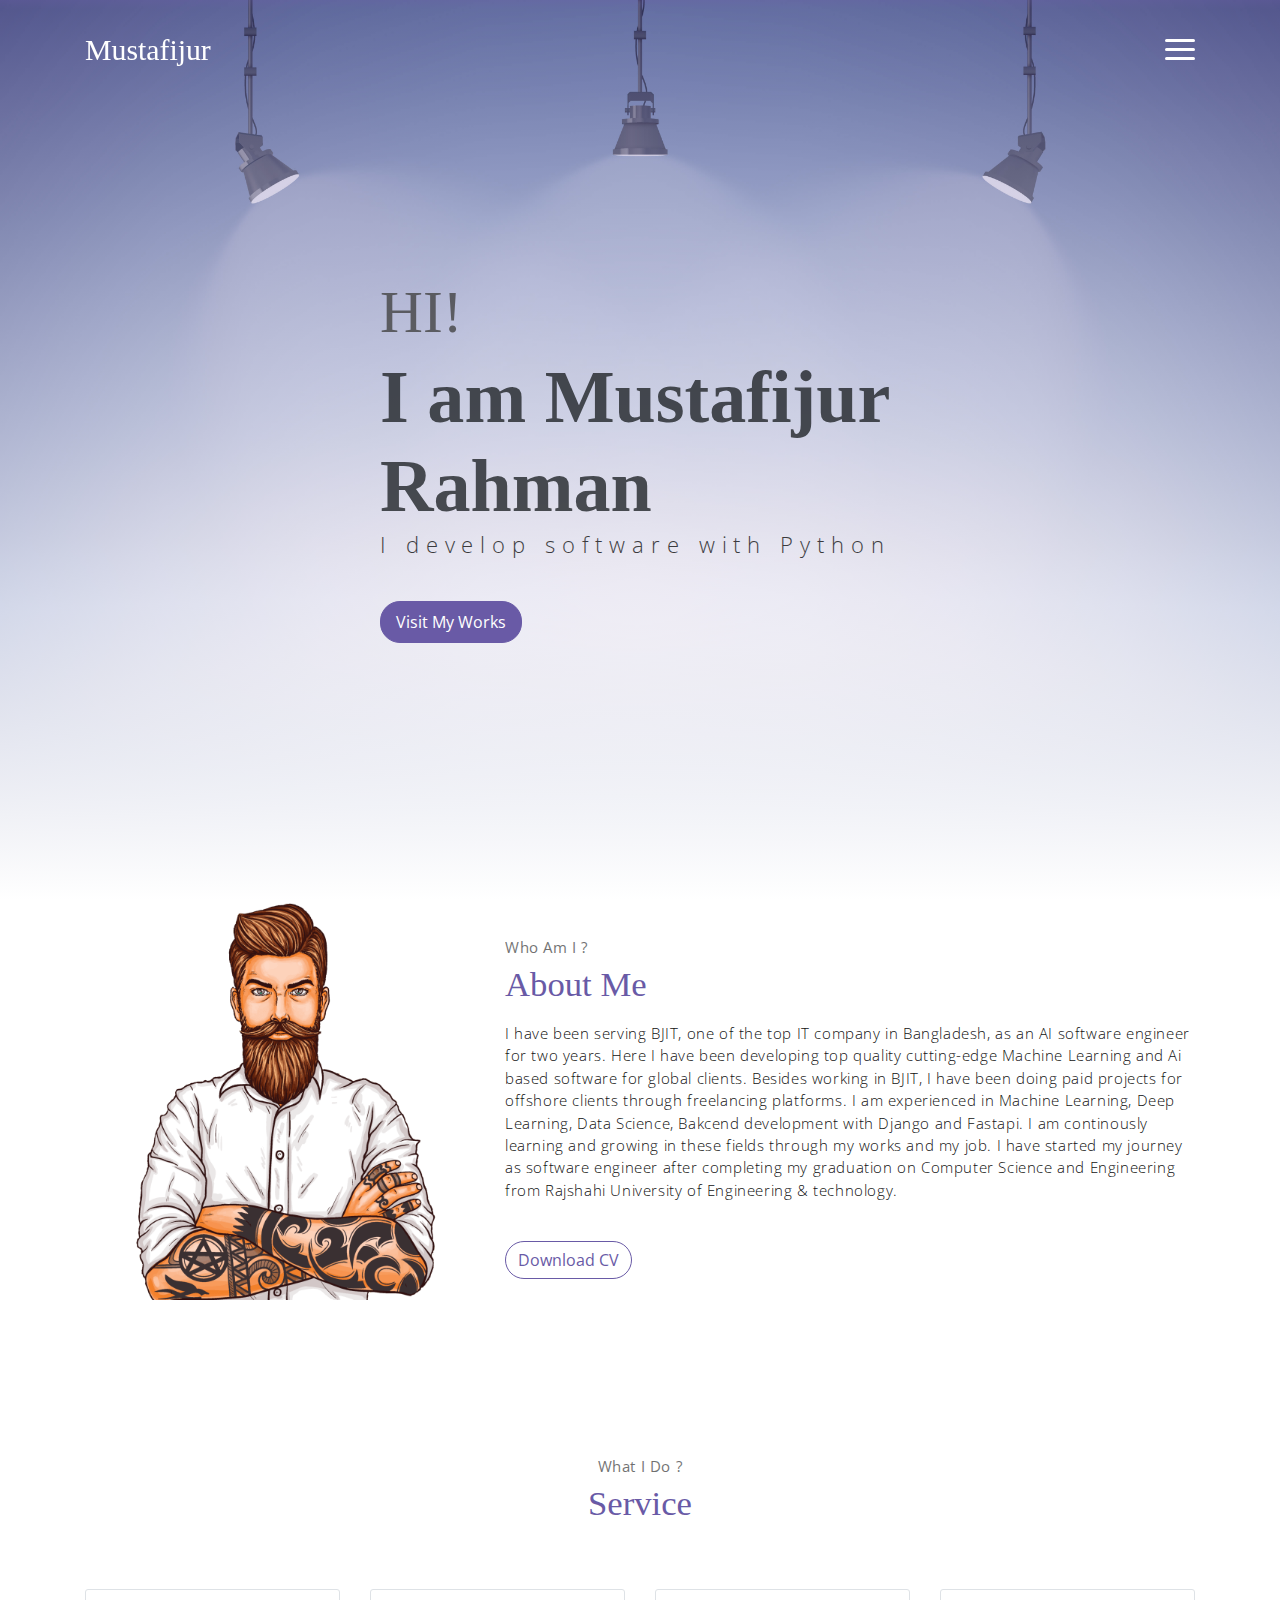
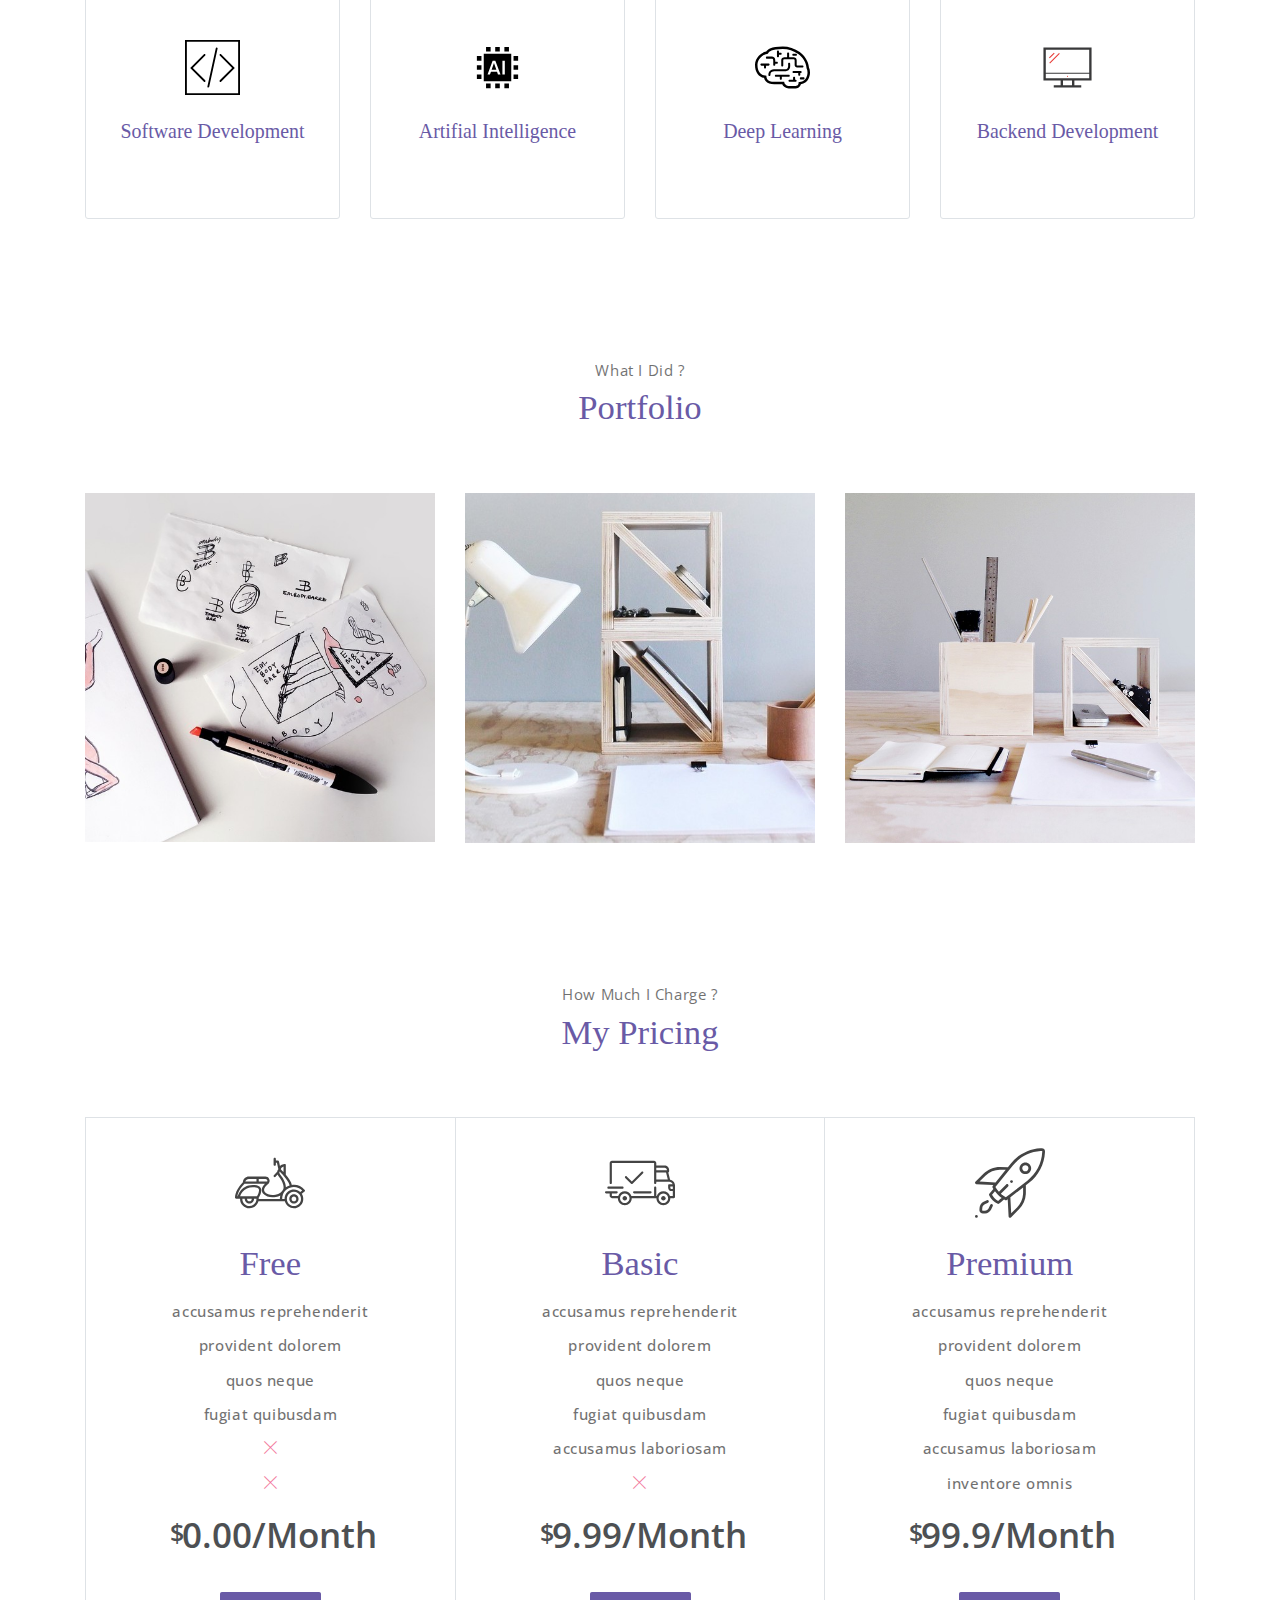
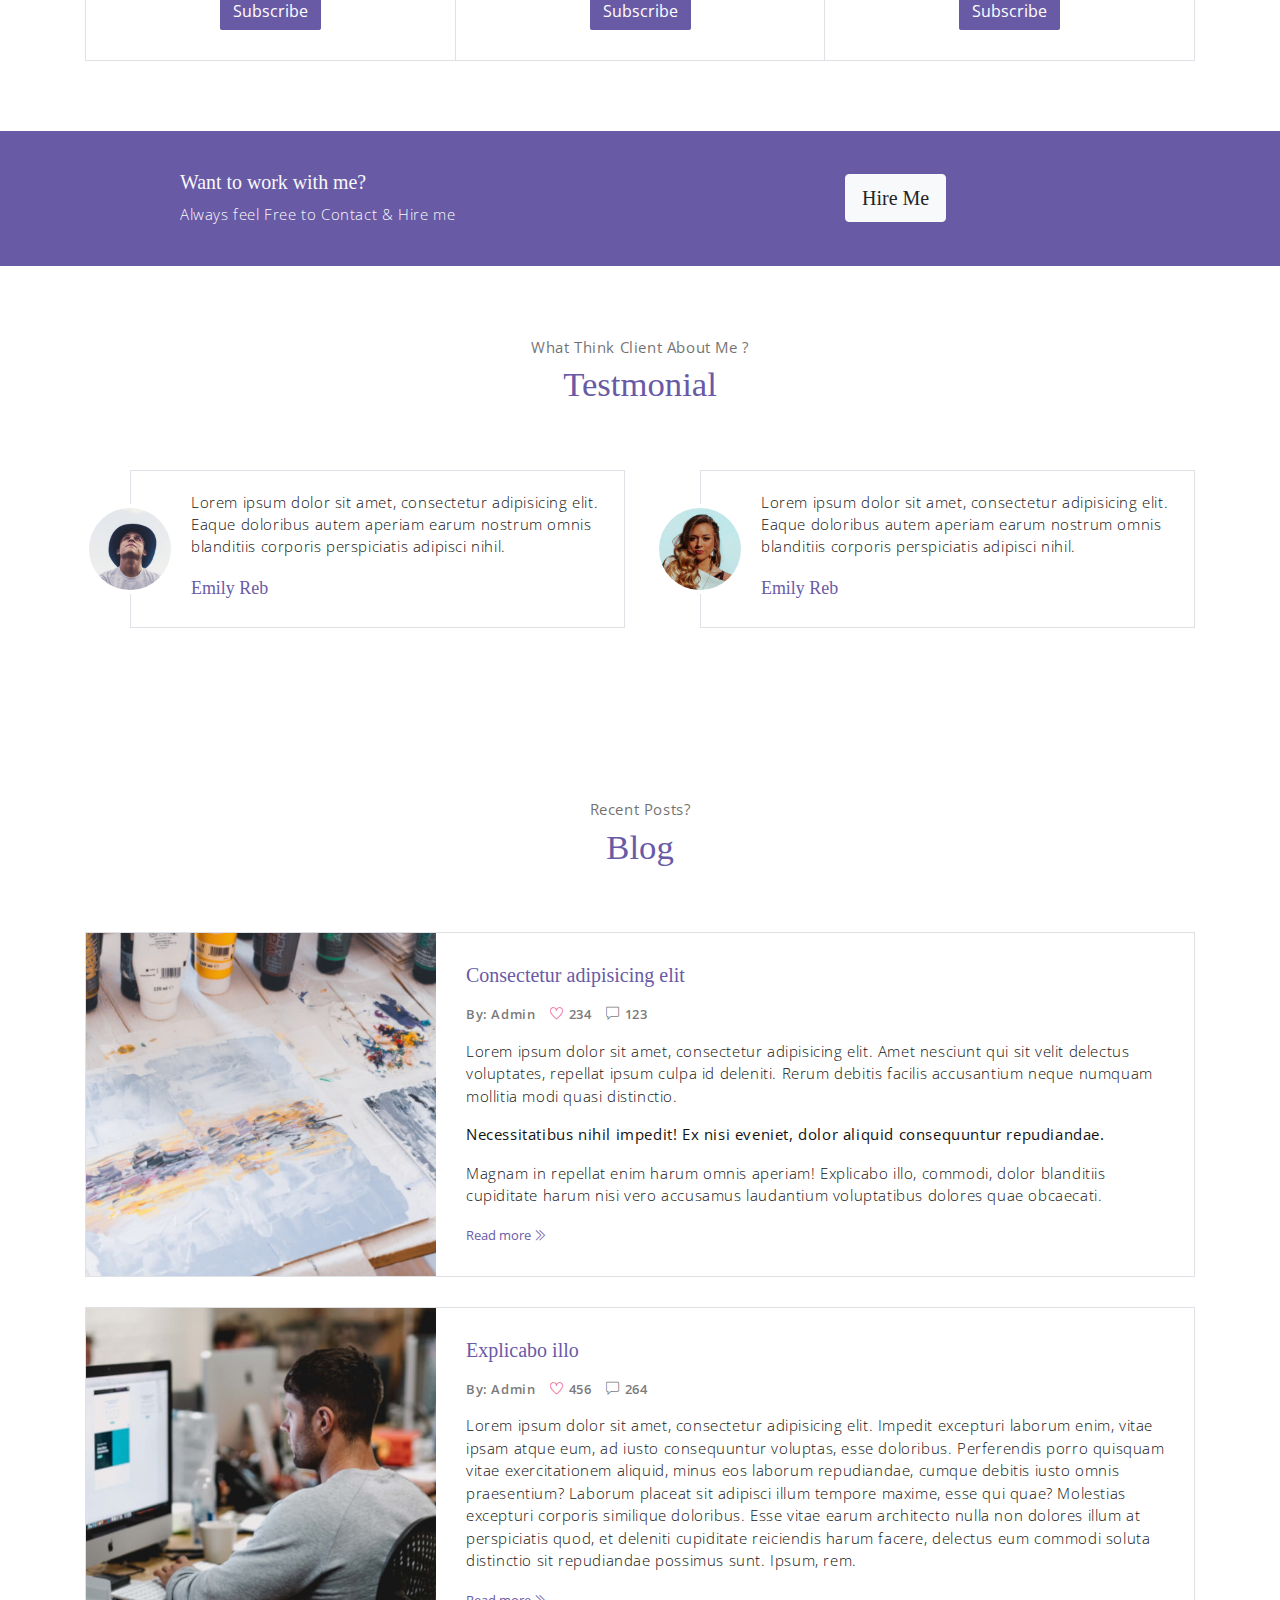
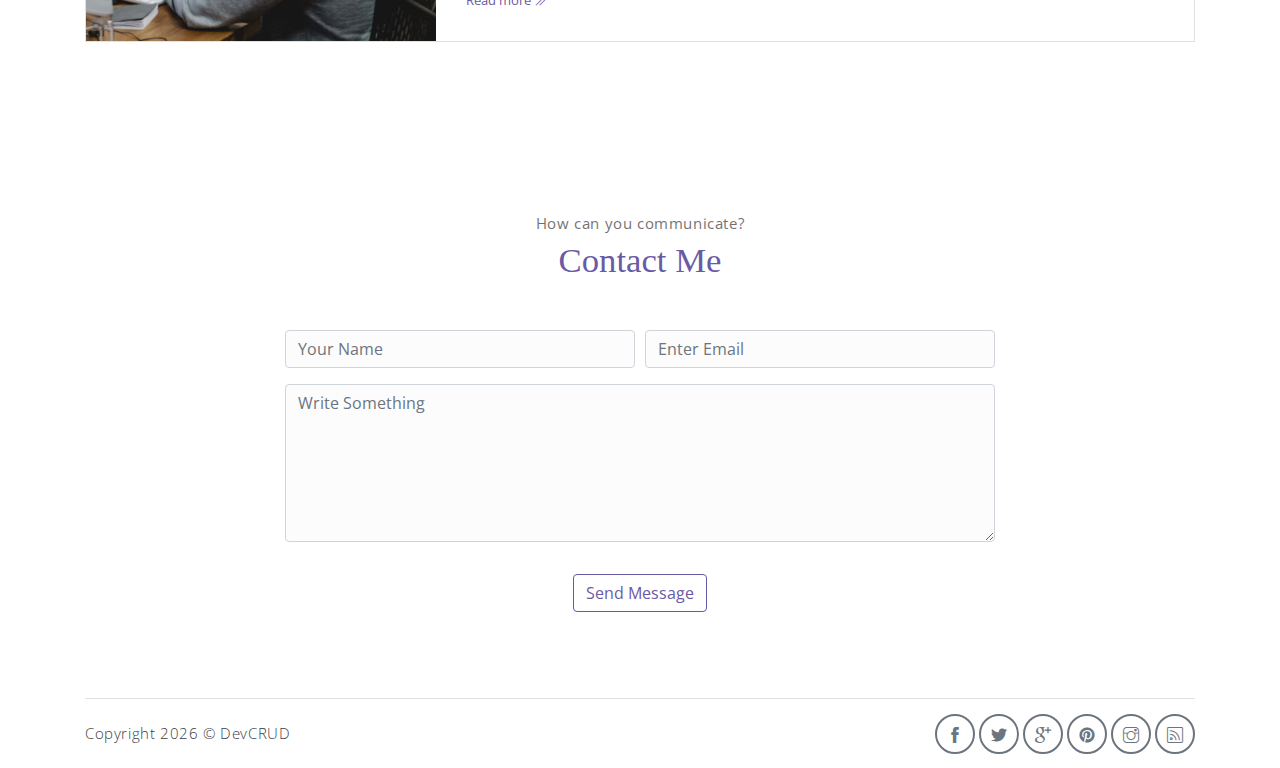
<file: templates/index.html>
<!DOCTYPE html>
<html lang="en">
<head>
	<meta charset="utf-8">
    <meta name="viewport" content="width=device-width, initial-scale=1, shrink-to-fit=no">
    <meta name="description" content="Start your development with Meyawo landing page.">
    <meta name="author" content="Devcrud">
    <title>Meyawo Landing page | Free Bootstrap 4.3.x landing page</title>
    <!-- font icons -->
    <link rel="stylesheet" href="assets/vendors/themify-icons/css/themify-icons.css">
    <!-- Bootstrap + Meyawo main styles -->
	<link rel="stylesheet" href="assets/css/meyawo.css">
</head>
<body data-spy="scroll" data-target=".navbar" data-offset="40" id="home">

    <!-- Page Navbar -->
    <nav class="custom-navbar" data-spy="affix" data-offset-top="20">
        <div class="container">
            <a class="logo" href="#">Mustafijur</a>         
            <ul class="nav">
                <li class="item">
                    <a class="link" href="#home">Home</a>
                </li>
                <li class="item">
                    <a class="link" href="#about">About</a>
                </li>
                <li class="item">
                    <a class="link" href="#portfolio">Portfolio</a>
                </li>
                <li class="item">
                    <a class="link" href="#testmonial">Testmonial</a>
                </li>
                <li class="item">
                    <a class="link" href="#blog">Blog</a>
                </li>
                <li class="item">
                    <a class="link" href="#contact">Contact</a>
                </li>
                <li class="item ml-md-3">
                    <a href="components.html" class="btn btn-primary">Components</a>
                </li>
            </ul>
            <a href="javascript:void(0)" id="nav-toggle" class="hamburger hamburger--elastic">
                <div class="hamburger-box">
                  <div class="hamburger-inner"></div>
                </div>
            </a>
        </div>          
    </nav><!-- End of Page Navbar -->

    <!-- page header -->
    <header id="home" class="header">
        <div class="overlay"></div>
        <div class="header-content container">
            <h1 class="header-title">
                <span class="up">HI!</span>
                <span class="down">I am Mustafijur Rahman</span>
            </h1>
            <p class="header-subtitle">I develop software with Python</p>            
            <button class="btn btn-primary">Visit My Works</button>
        </div>              
    </header><!-- end of page header -->

    <!-- about section -->
    <section class="section pt-0" id="about">
        <!-- container -->
        <div class="container text-center">
            <!-- about wrapper -->
            <div class="about">
                <div class="about-img-holder">
                    <img src="assets/imgs/man.png" class="about-img" alt="Download free bootstrap 4 landing page, free boootstrap 4 templates, Download free bootstrap 4.1 landing page, free boootstrap 4.1.1 templates, meyawo Landing page">
                </div>
                <div class="about-caption">
                    <p class="section-subtitle">Who Am I ?</p>
                    <h2 class="section-title mb-3">About Me</h2>
                    <p>
                        I have been serving BJIT, one of the top IT company in Bangladesh, as an AI software engineer for two years. Here I have been developing top quality cutting-edge Machine Learning and Ai based software for global clients. 
                        Besides working in BJIT, I have been doing paid projects for offshore clients through freelancing platforms. I am experienced in Machine Learning, Deep Learning, Data Science, Bakcend development with Django and Fastapi. 
                        I am continously learning and growing in these fields through my works and my job. I have started my journey as software engineer after completing my graduation on Computer Science and Engineering from Rajshahi University of Engineering & technology.
                    </p>
                    <button class="btn-rounded btn btn-outline-primary mt-4"><a class="link" href="https://drive.google.com/file/d/1GCDENt3ThMI-Y0l70S39KbnEYnaIKsNI/view">Download CV </a></button>
                </div>              
            </div><!-- end of about wrapper -->
        </div><!-- end of container -->
    </section> <!-- end of about section -->

    <!-- service section -->
    <section class="section" id="service">
        <div class="container text-center">
            <p class="section-subtitle">What I Do ?</p>
            <h6 class="section-title mb-6">Service</h6>
            <!-- row -->
            <div class="row">
                <div class="col-md-6 col-lg-3">
                    <div class="service-card">
                        <div class="body">
                            <img src="assets/imgs/coding.svg" alt="coding icon" class="icon">
                            <h6 class="title">Software Development</h6>
                            <p class="subtitle">I can develop software and console app with Python.</p>
                        </div>
                    </div>
                </div>
                <div class="col-md-6 col-lg-3">
                    <div class="service-card">
                        <div class="body">
                            <img src="assets/imgs/ai.svg" alt="Ai icon" class="icon">
                            <h6 class="title">Artifial Intelligence</h6>
                            <p class="subtitle">I am experienced in building Ai application</p>
                        </div>
                    </div>
                </div>
                <div class="col-md-6 col-lg-3">
                    <div class="service-card">
                        <div class="body">
                            <img src="assets/imgs/brain.svg" alt="Deep learning icon" class="icon">
                            <h6 class="title">Deep Learning</h6>
                            <p class="subtitle">I can build Neural Network architecture to perform deep learning tasks.</p>
                        </div>
                    </div>
                </div>
                <div class="col-md-6 col-lg-3">
                    <div class="service-card">
                        <div class="body">
                            <img src="assets/imgs/computer.svg" alt="Computer Icon" class="icon">
                            <h6 class="title">Backend Development</h6>
                            <p class="subtitle">I can build backend application through FastApi and Django framework</p>
                        </div>
                    </div>
                </div>
            </div><!-- end of row -->
        </div>
    </section><!-- end of service section -->

    <!-- portfolio section -->
    <section class="section" id="portfolio">
        <div class="container text-center">
            <p class="section-subtitle">What I Did ?</p>
            <h6 class="section-title mb-6">Portfolio</h6>
            <!-- row -->
            <div class="row">
                <div class="col-md-4">
                    <a href="#" class="portfolio-card">
                        <img src="assets/imgs/folio-1.jpg" class="portfolio-card-img" alt="Download free bootstrap 4 landing page, free boootstrap 4 templates, Download free bootstrap 4.1 landing page, free boootstrap 4.1.1 templates, meyawo Landing page">    
                        <span class="portfolio-card-overlay">
                            <span class="portfolio-card-caption">
                                <h4>Web Designing</h5>
                                <p class="font-weight-normal">Category: Web Templates</p>
                            </span>                         
                        </span>                     
                    </a>
                </div>
                <div class="col-md-4">
                    <a href="#" class="portfolio-card">
                        <img class="portfolio-card-img" src="assets/imgs/folio-2.jpg" class="img-responsive rounded" alt="Download free bootstrap 4 landing page, free boootstrap 4 templates, Download free bootstrap 4.1 landing page, free boootstrap 4.1.1 templates, meyawo Landing page">
                        <span class="portfolio-card-overlay">
                            <span class="portfolio-card-caption">
                                <h4>Web Designing</h5>
                                <p class="font-weight-normal">Category: Web Templates</p>
                            </span>                         
                        </span>                         
                    </a>
                </div>
                <div class="col-md-4">
                    <a href="#" class="portfolio-card">
                        <img class="portfolio-card-img" src="assets/imgs/folio-3.jpg" class="img-responsive rounded" alt="Download free bootstrap 4 landing page, free boootstrap 4 templates, Download free bootstrap 4.1 landing page, free boootstrap 4.1.1 templates, meyawo Landing page">    
                        <span class="portfolio-card-overlay">
                            <span class="portfolio-card-caption">
                                <h4>Web Designing</h5>
                                <p class="font-weight-normal">Category: Web Templates</p>
                            </span>                         
                        </span>                     
                    </a>
                </div>
            </div><!-- end of row -->
        </div><!-- end of container -->
    </section> <!-- end of portfolio section -->

    <!-- pricing section -->
    <section class="section" id="pricing">
        <div class="container text-center">
            <p class="section-subtitle">How Much I Charge ?</p>
            <h6 class="section-title mb-6">My Pricing</h6>
            <!-- row -->
            <div class="pricing-wrapper">
                <div class="pricing-card">
                    <div class="pricing-card-header">
                        <img class="pricing-card-icon" src="assets/imgs/scooter.svg" alt="Download free bootstrap 4 landing page, free boootstrap 4 templates, Download free bootstrap 4.1 landing page, free boootstrap 4.1.1 templates, meyawo Landing page">
                    </div>
                    <div class="pricing-card-body">
                        <h6 class="pricing-card-title">Free</h6>
                        <div class="pricing-card-list">
                            <p>accusamus reprehenderit</p>
                            <p>provident dolorem </p>
                            <p>quos neque</p>
                            <p>fugiat quibusdam</p>
                            <p><i class="ti-close"></i></p>
                            <p><i class="ti-close"></i></p>
                        </div>
                    </div>
                    <div class="pricing-card-footer">
                        <span>$</span>
                        <span>0.00/Month</span>
                    </div>
                    <a href="#" class="btn btn-primary mt-3 pricing-card-btn">Subscribe</a>
                </div>
                <div class="pricing-card">
                    <div class="pricing-card-header">
                        <img class="pricing-card-icon" src="assets/imgs/shipped.svg" alt="Download free bootstrap 4 landing page, free boootstrap 4 templates, Download free bootstrap 4.1 landing page, free boootstrap 4.1.1 templates, meyawo Landing page">
                    </div>
                    <div class="pricing-card-body">
                        <h6 class="pricing-card-title">Basic</h6>
                        <div class="pricing-card-list">
                            <p>accusamus reprehenderit</p>
                            <p>provident dolorem </p>
                            <p>quos neque</p>
                            <p>fugiat quibusdam</p>
                            <p>accusamus laboriosam</p>
                            <p><i class="ti-close"></i></p>
                        </div>
                    </div>
                    <div class="pricing-card-footer">
                        <span>$</span>
                        <span>9.99/Month</span>
                    </div>
                    <a href="#" class="btn btn-primary mt-3 pricing-card-btn">Subscribe</a>
                </div>
                <div class="pricing-card">
                    <div class="pricing-card-header">
                        <img class="pricing-card-icon" src="assets/imgs/startup.svg" alt="Download free bootstrap 4 landing page, free boootstrap 4 templates, Download free bootstrap 4.1 landing page, free boootstrap 4.1.1 templates, meyawo Landing page">
                    </div>
                    <div class="pricing-card-body">
                        <h6 class="pricing-card-title">Premium</h6>
                        <div class="pricing-card-list">
                            <p>accusamus reprehenderit</p>
                            <p>provident dolorem </p>
                            <p>quos neque</p>
                            <p>fugiat quibusdam</p>
                            <p>accusamus laboriosam</p>
                            <p>inventore omnis</p>
                        </div>
                    </div>
                    <div class="pricing-card-footer">
                        <span>$</span>
                        <span>99.9/Month</span>
                    </div>
                    <a href="#" class="btn btn-primary mt-3 pricing-card-btn">Subscribe</a>
                </div>

            </div><!-- end of pricing wrapper -->
        </div> <!-- end of container -->
    </section><!-- end of pricing section -->

    <!-- section -->
    <section class="section-sm bg-primary">
        <!-- container -->
        <div class="container text-center text-sm-left">
            <!-- row -->
            <div class="row align-items-center">
                <div class="col-sm offset-md-1 mb-4 mb-md-0">
                    <h6 class="title text-light">Want to work with me?</h6>
                    <p class="m-0 text-light">Always feel Free to Contact & Hire me</p>
                </div>
                <div class="col-sm offset-sm-2 offset-md-3">
                    <button class="btn btn-lg my-font btn-light rounded">Hire Me</button>
                </div>
            </div> <!-- end of row -->
        </div> <!-- end of container -->
    </section> <!-- end of section -->

    <!-- testimonial section -->
    <section class="section" id="testmonial">
        <div class="container text-center">
            <p class="section-subtitle">What Think Client About Me ?</p>
            <h6 class="section-title mb-6">Testmonial</h6>

            <!-- row -->
            <div class="row">
                <div class="col-md-6">
                    <div class="testimonial-card">
                        <div class="testimonial-card-img-holder">
                            <img src="assets/imgs/avatar2.jpg" class="testimonial-card-img" alt="Download free bootstrap 4 landing page, free boootstrap 4 templates, Download free bootstrap 4.1 landing page, free boootstrap 4.1.1 templates, meyawo Landing page">                           
                        </div>
                        <div class="testimonial-card-body">
                            <p class="testimonial-card-subtitle">Lorem ipsum dolor sit amet, consectetur adipisicing elit. Eaque doloribus autem aperiam earum nostrum omnis blanditiis corporis perspiciatis adipisci nihil.</p>
                            <h6 class="testimonial-card-title">Emily Reb</h6>
                        </div>
                    </div>
                </div>
                <div class="col-md-6">
                    <div class="testimonial-card">
                        <div class="testimonial-card-img-holder">
                            <img src="assets/imgs/avatar3.jpg" class="testimonial-card-img" alt="Download free bootstrap 4 landing page, free boootstrap 4 templates, Download free bootstrap 4.1 landing page, free boootstrap 4.1.1 templates, meyawo Landing page">                        
                        </div>
                        <div class="testimonial-card-body">
                            <p class="testimonial-card-subtitle">Lorem ipsum dolor sit amet, consectetur adipisicing elit. Eaque doloribus autem aperiam earum nostrum omnis blanditiis corporis perspiciatis adipisci nihil.</p>
                            <h6 class="testimonial-card-title">Emily Reb</h6>
                        </div>
                    </div>
                </div>
            </div>
        </div> <!-- end of container -->
    </section> <!-- end of testimonial section -->
    
    <!-- blog section -->
    <section class="section" id="blog">
        <!-- container -->
        <div class="container text-center">
            <p class="section-subtitle">Recent Posts?</p>
            <h6 class="section-title mb-6">Blog</h6>
            <!-- blog-wrapper -->
            <div class="blog-card">
                <div class="blog-card-header">
                    <img src="assets/imgs/img-1.jpg" class="blog-card-img" alt="Download free bootstrap 4 landing page, free boootstrap 4 templates, Download free bootstrap 4.1 landing page, free boootstrap 4.1.1 templates, meyawo Landing page">
                </div>
                <div class="blog-card-body">
                    <h5 class="blog-card-title">Consectetur adipisicing elit</h6>

                    <p class="blog-card-caption">
                        <a href="#">By: Admin</a>
                        <a href="#"><i class="ti-heart text-danger"></i> 234</a>
                        <a href="#"><i class="ti-comment"></i> 123</a>
                    </p>
                    <p>Lorem ipsum dolor sit amet, consectetur adipisicing elit. Amet nesciunt qui sit velit delectus voluptates, repellat ipsum culpa id deleniti. Rerum debitis facilis accusantium neque numquam mollitia modi quasi distinctio.</p>

                    <p><b>Necessitatibus nihil impedit! Ex nisi eveniet, dolor aliquid consequuntur repudiandae.</b></p>
                    <p>Magnam in repellat enim harum omnis aperiam! Explicabo illo, commodi, dolor blanditiis cupiditate harum nisi vero accusamus laudantium voluptatibus dolores quae obcaecati.</p>

                    <a href="#" class="blog-card-link">Read more <i class="ti-angle-double-right"></i></a>
                </div>
            </div><!-- end of blog wrapper -->

            <!-- blog-wrapper -->
            <div class="blog-card">
                <div class="blog-card-header">
                    <img src="assets/imgs/img-2.jpg" class="blog-card-img" alt="Download free bootstrap 4 landing page, free boootstrap 4 templates, Download free bootstrap 4.1 landing page, free boootstrap 4.1.1 templates, meyawo Landing page">
                </div>
                <div class="blog-card-body">
                    <h5 class="blog-card-title">Explicabo illo</h6>

                    <p class="blog-card-caption">
                        <a href="#">By: Admin</a>
                        <a href="#"><i class="ti-heart text-danger"></i> 456</a>
                        <a href="#"><i class="ti-comment"></i> 264</a>
                    </p>
                    
                    <p>Lorem ipsum dolor sit amet, consectetur adipisicing elit. Impedit excepturi laborum enim, vitae ipsam atque eum, ad iusto consequuntur voluptas, esse doloribus. Perferendis porro quisquam vitae exercitationem aliquid, minus eos laborum repudiandae, cumque debitis iusto omnis praesentium? Laborum placeat sit adipisci illum tempore maxime, esse qui quae? Molestias excepturi corporis similique doloribus. Esse vitae earum architecto nulla non dolores illum at perspiciatis quod, et deleniti cupiditate reiciendis harum facere, delectus eum commodi soluta distinctio sit repudiandae possimus sunt. Ipsum, rem.</p>

                    <a href="#" class="blog-card-link">Read more <i class="ti-angle-double-right"></i></a>
                </div>
            </div><!-- end of blog wrapper -->

        </div><!-- end of container -->
    </section><!-- end of blog section -->

    <!-- contact section -->
    <section class="section" id="contact">
        <div class="container text-center">
            <p class="section-subtitle">How can you communicate?</p>
            <h6 class="section-title mb-5">Contact Me</h6>
            <!-- contact form -->
            <form action="" class="contact-form col-md-10 col-lg-8 m-auto">
                <div class="form-row">
                    <div class="form-group col-sm-6">
                        <input type="text" size="50" class="form-control" placeholder="Your Name" required>                 
                    </div>
                    <div class="form-group col-sm-6">
                        <input type="email" class="form-control" placeholder="Enter Email"requried>                 
                    </div>
                    <div class="form-group col-sm-12">
                        <textarea name="comment" id="comment" rows="6"   class="form-control" placeholder="Write Something"></textarea>
                    </div>
                    <div class="form-group col-sm-12 mt-3">
                        <input type="submit" value="Send Message" class="btn btn-outline-primary rounded">                  
                    </div>
                </div>  
            </form><!-- end of contact form -->
        </div><!-- end of container -->
    </section><!-- end of contact section -->

    <!-- footer -->
    <div class="container">
        <footer class="footer">       
            <p class="mb-0">Copyright <script>document.write(new Date().getFullYear())</script> &copy; <a href="http://www.devcrud.com">DevCRUD</a></p>
            <div class="social-links text-right m-auto ml-sm-auto">
                <a href="javascript:void(0)" class="link"><i class="ti-facebook"></i></a>
                <a href="javascript:void(0)" class="link"><i class="ti-twitter-alt"></i></a>
                <a href="javascript:void(0)" class="link"><i class="ti-google"></i></a>
                <a href="javascript:void(0)" class="link"><i class="ti-pinterest-alt"></i></a>
                <a href="javascript:void(0)" class="link"><i class="ti-instagram"></i></a>
                <a href="javascript:void(0)" class="link"><i class="ti-rss"></i></a>
            </div>
        </footer>
    </div> <!-- end of page footer -->
	
	<!-- core  -->
    <script src="assets/vendors/jquery/jquery-3.4.1.js"></script>
    <script src="assets/vendors/bootstrap/bootstrap.bundle.js"></script>

    <!-- bootstrap 3 affix -->
	<script src="assets/vendors/bootstrap/bootstrap.affix.js"></script>

    <!-- Meyawo js -->
    <script src="assets/js/meyawo.js"></script>

</body>
</html>
</file>
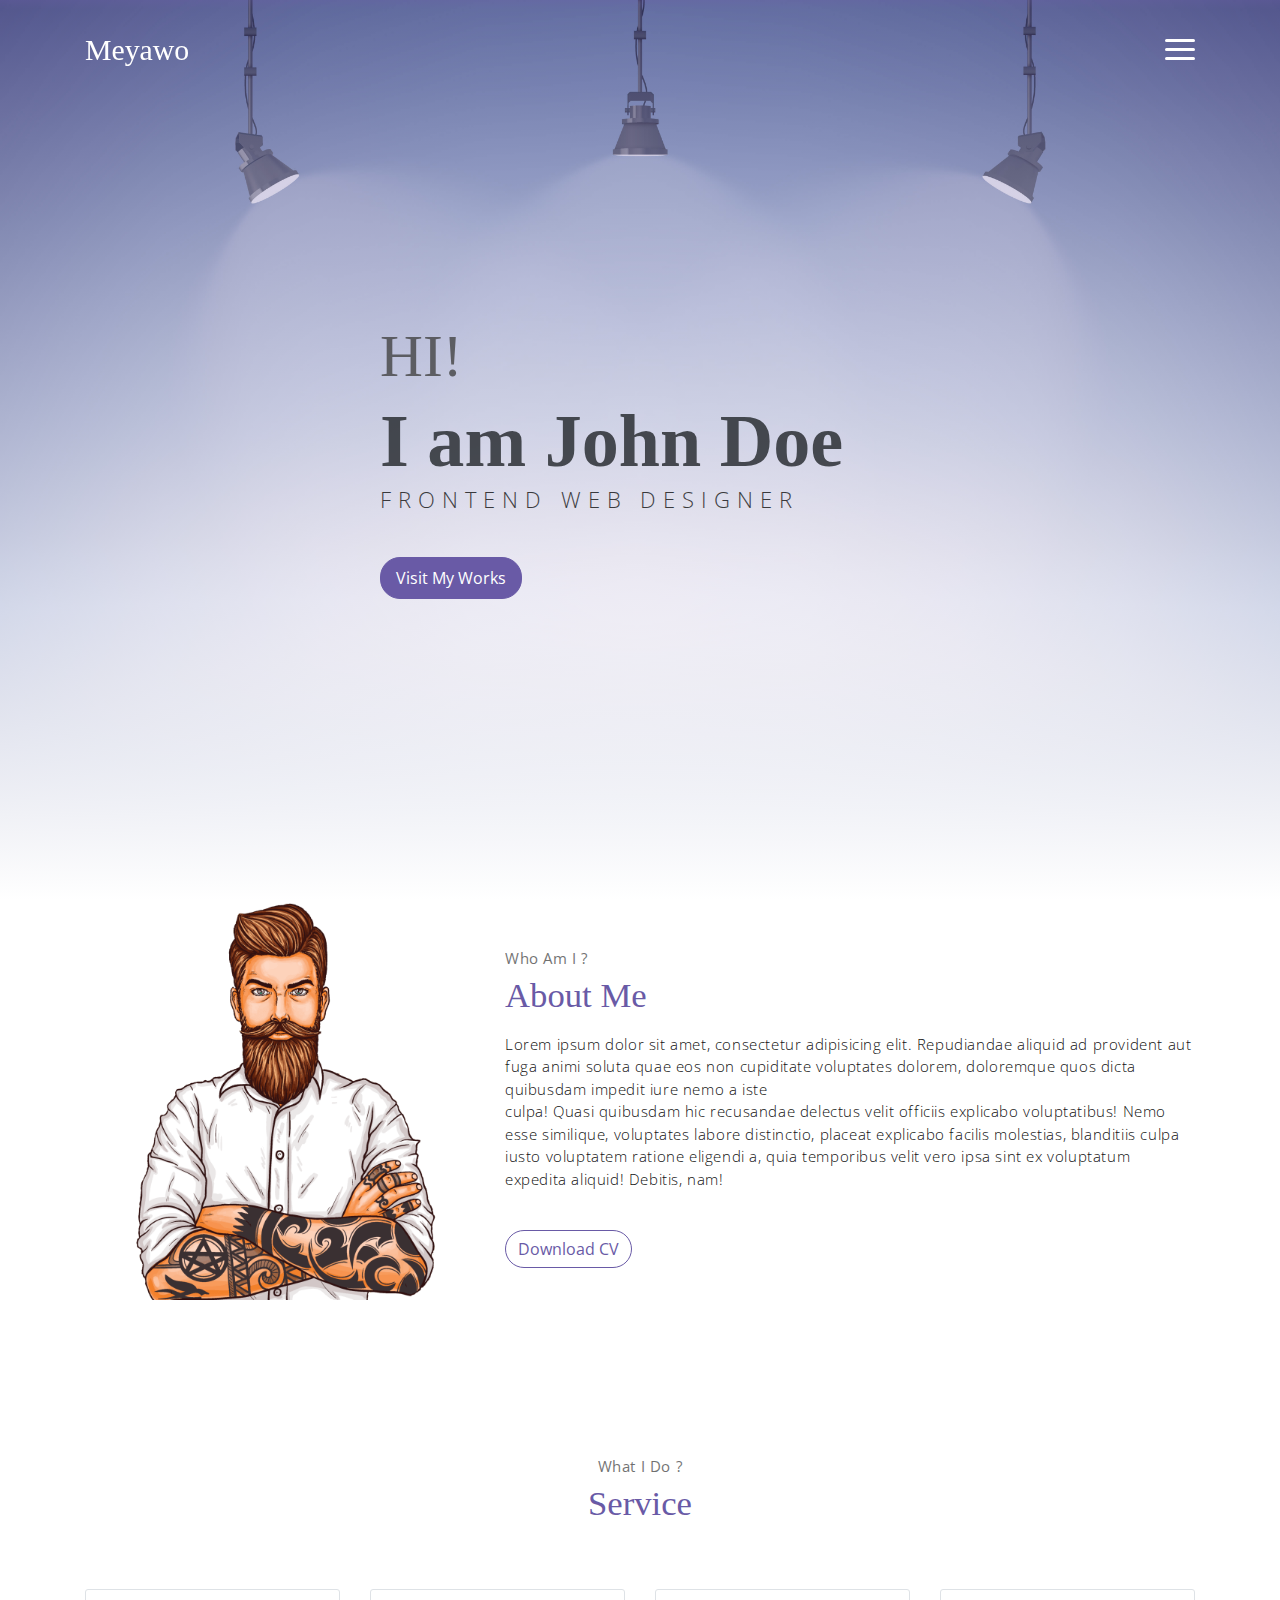
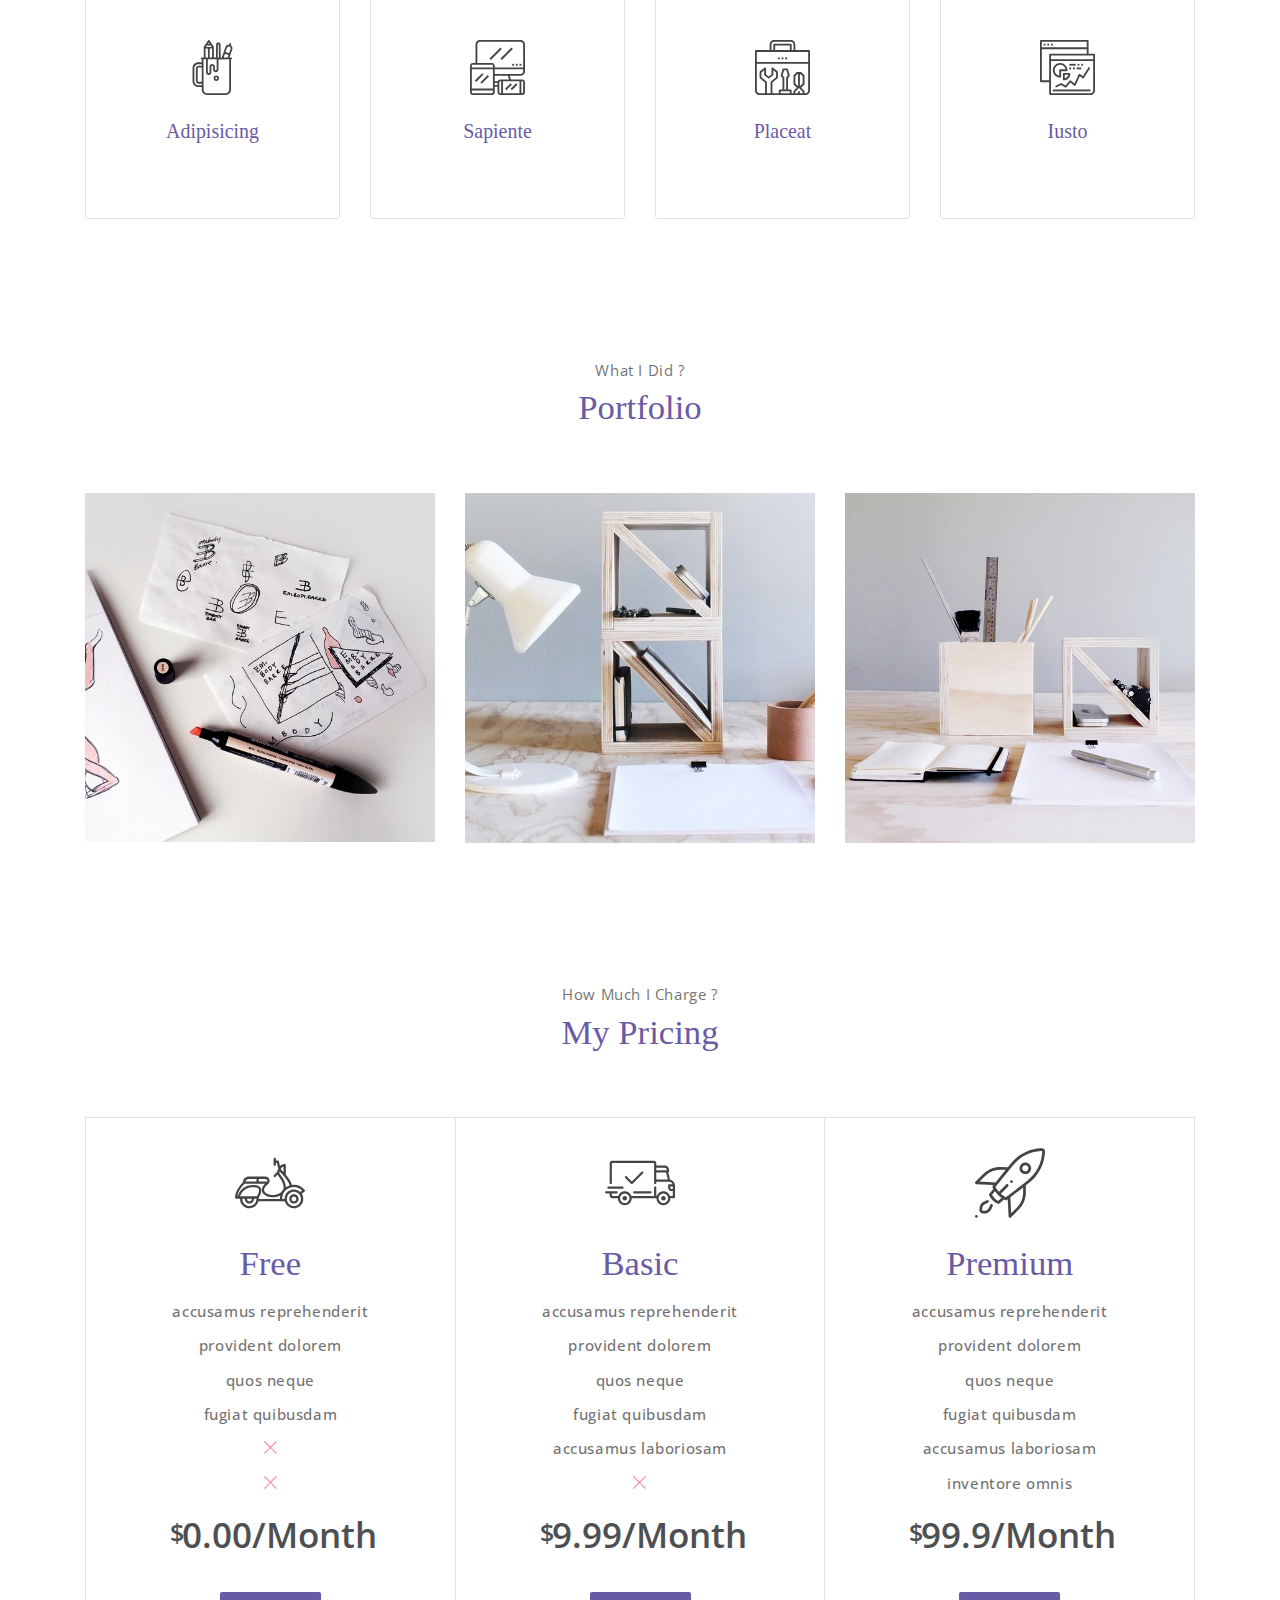
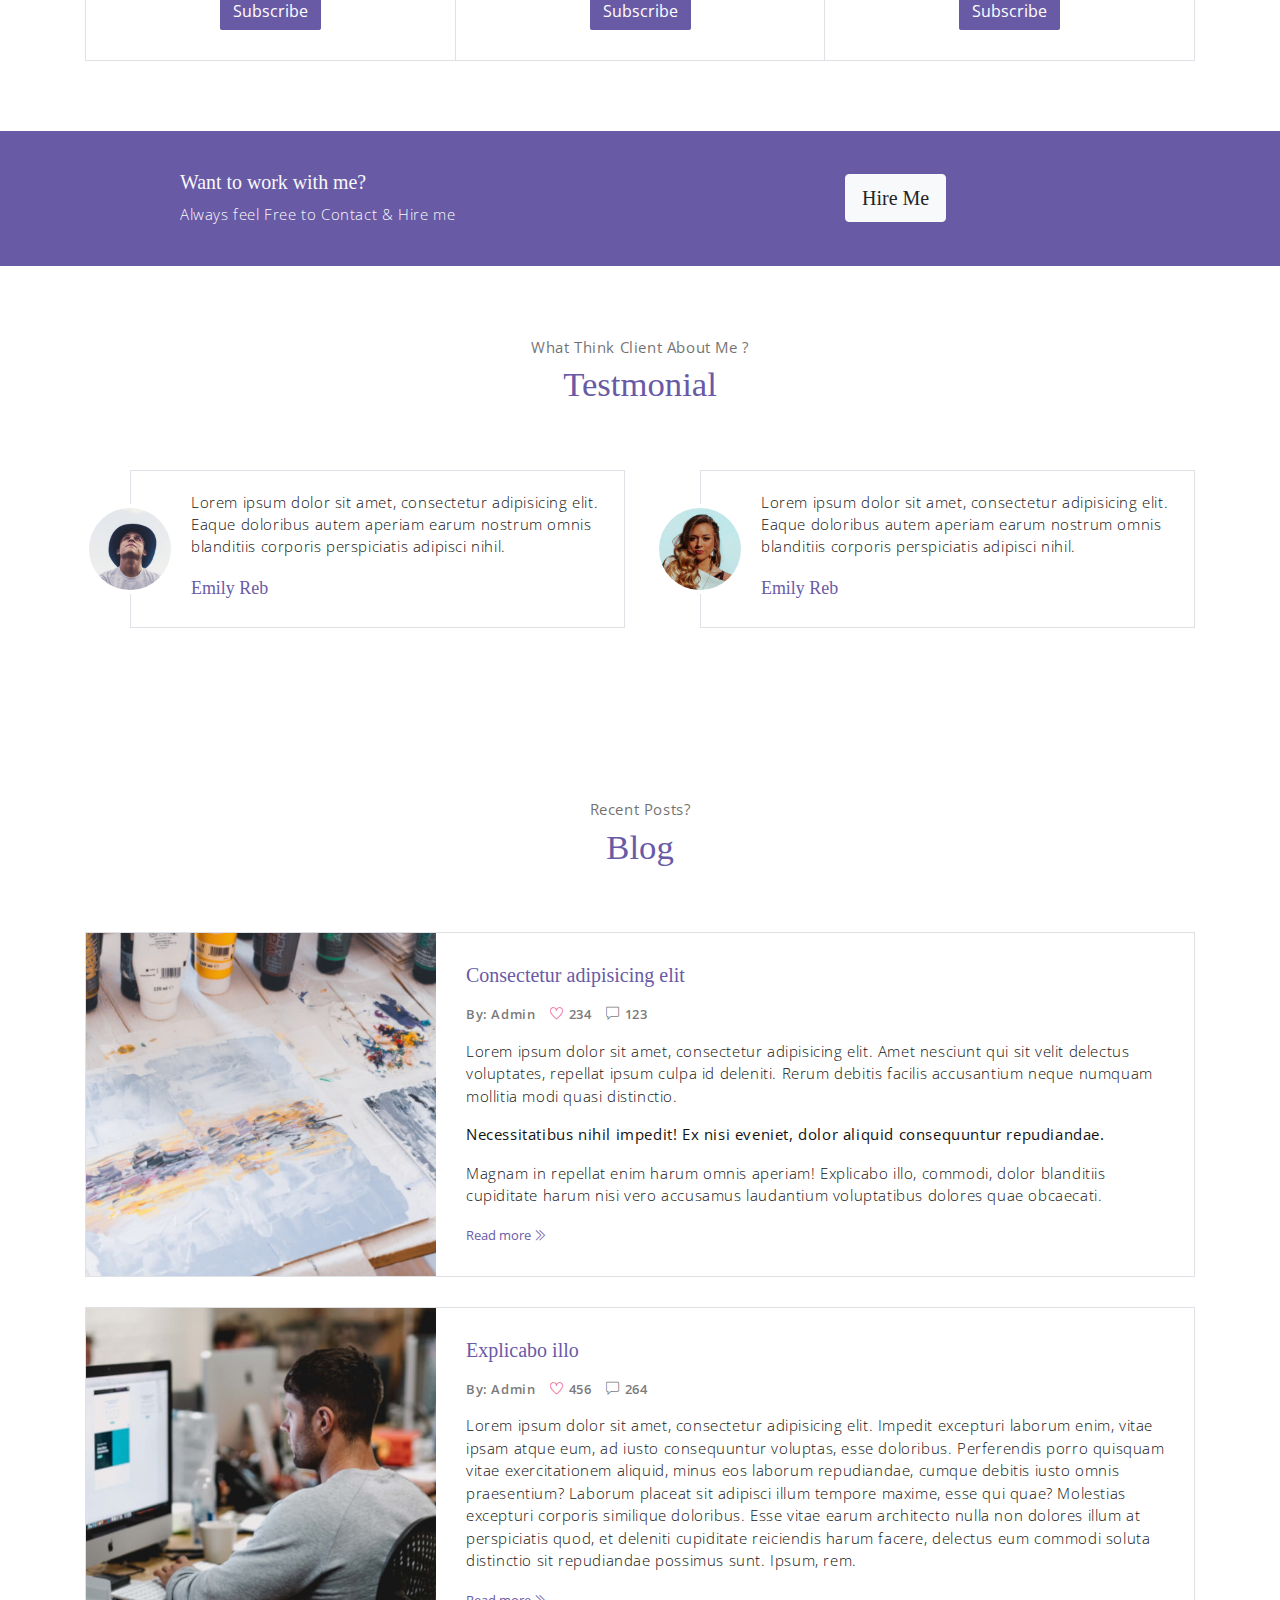
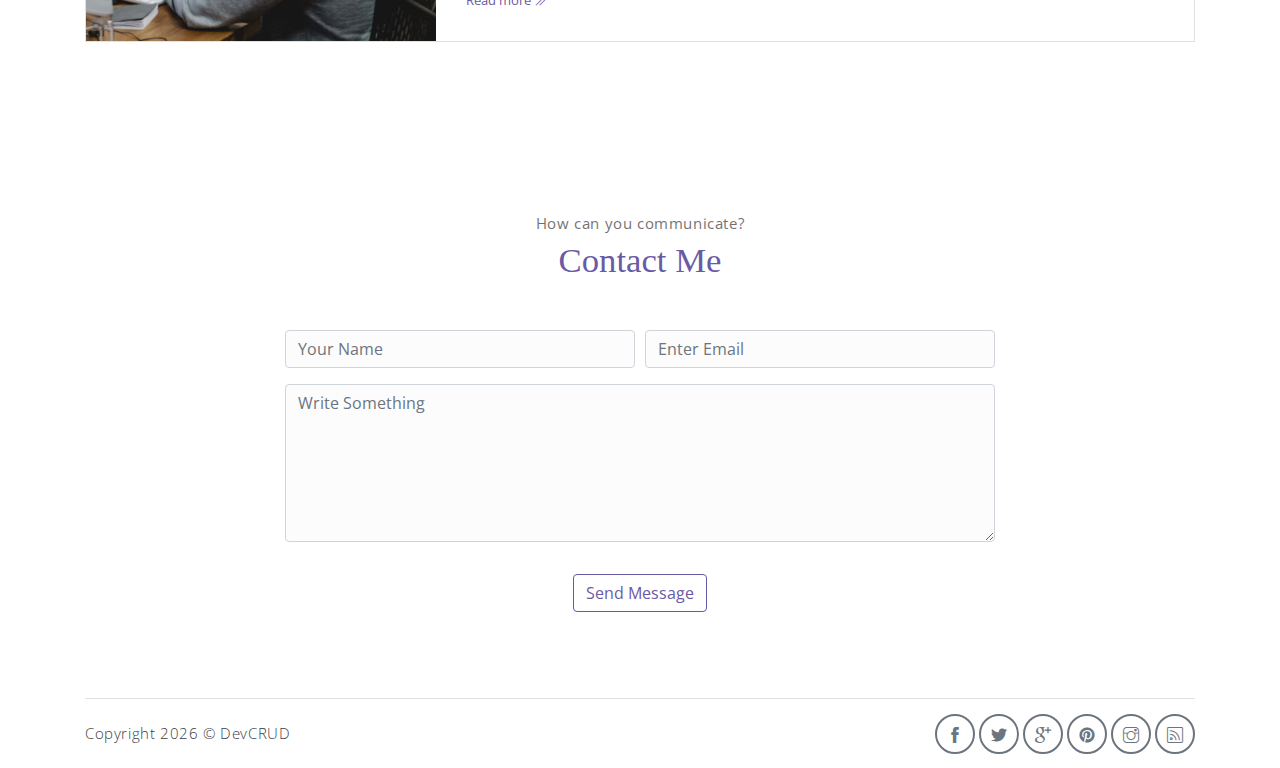
<file: templates/public_html/index.html>
<!DOCTYPE html>
<html lang="en">
<head>
	<meta charset="utf-8">
    <meta name="viewport" content="width=device-width, initial-scale=1, shrink-to-fit=no">
    <meta name="description" content="Start your development with Meyawo landing page.">
    <meta name="author" content="Devcrud">
    <title>Meyawo Landing page | Free Bootstrap 4.3.x landing page</title>
    <!-- font icons -->
    <link rel="stylesheet" href="assets/vendors/themify-icons/css/themify-icons.css">
    <!-- Bootstrap + Meyawo main styles -->
	<link rel="stylesheet" href="assets/css/meyawo.css">
</head>
<body data-spy="scroll" data-target=".navbar" data-offset="40" id="home">

    <!-- Page Navbar -->
    <nav class="custom-navbar" data-spy="affix" data-offset-top="20">
        <div class="container">
            <a class="logo" href="#">Meyawo</a>         
            <ul class="nav">
                <li class="item">
                    <a class="link" href="#home">Home</a>
                </li>
                <li class="item">
                    <a class="link" href="#about">About</a>
                </li>
                <li class="item">
                    <a class="link" href="#portfolio">Portfolio</a>
                </li>
                <li class="item">
                    <a class="link" href="#testmonial">Testmonial</a>
                </li>
                <li class="item">
                    <a class="link" href="#blog">Blog</a>
                </li>
                <li class="item">
                    <a class="link" href="#contact">Contact</a>
                </li>
                <li class="item ml-md-3">
                    <a href="components.html" class="btn btn-primary">Components</a>
                </li>
            </ul>
            <a href="javascript:void(0)" id="nav-toggle" class="hamburger hamburger--elastic">
                <div class="hamburger-box">
                  <div class="hamburger-inner"></div>
                </div>
            </a>
        </div>          
    </nav><!-- End of Page Navbar -->

    <!-- page header -->
    <header id="home" class="header">
        <div class="overlay"></div>
        <div class="header-content container">
            <h1 class="header-title">
                <span class="up">HI!</span>
                <span class="down">I am John Doe</span>
            </h1>
            <p class="header-subtitle">FRONTEND WEB DESIGNER</p>            

            <button class="btn btn-primary">Visit My Works</button>
        </div>              
    </header><!-- end of page header -->

    <!-- about section -->
    <section class="section pt-0" id="about">
        <!-- container -->
        <div class="container text-center">
            <!-- about wrapper -->
            <div class="about">
                <div class="about-img-holder">
                    <img src="assets/imgs/man.png" class="about-img" alt="Download free bootstrap 4 landing page, free boootstrap 4 templates, Download free bootstrap 4.1 landing page, free boootstrap 4.1.1 templates, meyawo Landing page">
                </div>
                <div class="about-caption">
                    <p class="section-subtitle">Who Am I ?</p>
                    <h2 class="section-title mb-3">About Me</h2>
                    <p>
                        Lorem ipsum dolor sit amet, consectetur adipisicing elit. Repudiandae aliquid ad provident aut fuga animi soluta quae eos non cupiditate voluptates dolorem, doloremque quos dicta quibusdam impedit iure nemo a iste 
                        <br>culpa! Quasi quibusdam hic recusandae delectus velit officiis explicabo voluptatibus! Nemo esse similique, voluptates labore distinctio, placeat explicabo facilis molestias, blanditiis culpa iusto voluptatem ratione eligendi a, quia temporibus velit vero ipsa sint ex voluptatum expedita aliquid! Debitis, nam!              
                    </p>
                    <button class="btn-rounded btn btn-outline-primary mt-4">Download CV</button>
                </div>              
            </div><!-- end of about wrapper -->
        </div><!-- end of container -->
    </section> <!-- end of about section -->

    <!-- service section -->
    <section class="section" id="service">
        <div class="container text-center">
            <p class="section-subtitle">What I Do ?</p>
            <h6 class="section-title mb-6">Service</h6>
            <!-- row -->
            <div class="row">
                <div class="col-md-6 col-lg-3">
                    <div class="service-card">
                        <div class="body">
                            <img src="assets/imgs/pencil-case.svg" alt="Download free bootstrap 4 landing page, free boootstrap 4 templates, Download free bootstrap 4.1 landing page, free boootstrap 4.1.1 templates, meyawo Landing page" class="icon">
                            <h6 class="title">Adipisicing</h6>
                            <p class="subtitle">Labore velit culpa adipisci excepturi consequuntur itaque in nam molestias dolorem iste quod.</p>
                        </div>
                    </div>
                </div>
                <div class="col-md-6 col-lg-3">
                    <div class="service-card">
                        <div class="body">
                            <img src="assets/imgs/responsive.svg" alt="Download free bootstrap 4 landing page, free boootstrap 4 templates, Download free bootstrap 4.1 landing page, free boootstrap 4.1.1 templates, meyawo Landing page" class="icon">
                            <h6 class="title">Sapiente</h6>
                            <p class="subtitle">Labore velit culpa adipisci excepturi consequuntur itaque in nam molestias dolorem iste quod.</p>
                        </div>
                    </div>
                </div>
                <div class="col-md-6 col-lg-3">
                    <div class="service-card">
                        <div class="body">
                            <img src="assets/imgs/toolbox.svg" alt="Download free bootstrap 4 landing page, free boootstrap 4 templates, Download free bootstrap 4.1 landing page, free boootstrap 4.1.1 templates, meyawo Landing page" class="icon">
                            <h6 class="title">Placeat</h6>
                            <p class="subtitle">Labore velit culpa adipisci excepturi consequuntur itaque in nam molestias dolorem iste quod.</p>
                        </div>
                    </div>
                </div>
                <div class="col-md-6 col-lg-3">
                    <div class="service-card">
                        <div class="body">
                            <img src="assets/imgs/analytics.svg" alt="Download free bootstrap 4 landing page, free boootstrap 4 templates, Download free bootstrap 4.1 landing page, free boootstrap 4.1.1 templates, meyawo Landing page" class="icon">
                            <h6 class="title">Iusto</h6>
                            <p class="subtitle">Labore velit culpa adipisci excepturi consequuntur itaque in nam molestias dolorem iste quod.</p>
                        </div>
                    </div>
                </div>
            </div><!-- end of row -->
        </div>
    </section><!-- end of service section -->

    <!-- portfolio section -->
    <section class="section" id="portfolio">
        <div class="container text-center">
            <p class="section-subtitle">What I Did ?</p>
            <h6 class="section-title mb-6">Portfolio</h6>
            <!-- row -->
            <div class="row">
                <div class="col-md-4">
                    <a href="#" class="portfolio-card">
                        <img src="assets/imgs/folio-1.jpg" class="portfolio-card-img" alt="Download free bootstrap 4 landing page, free boootstrap 4 templates, Download free bootstrap 4.1 landing page, free boootstrap 4.1.1 templates, meyawo Landing page">    
                        <span class="portfolio-card-overlay">
                            <span class="portfolio-card-caption">
                                <h4>Web Designing</h5>
                                <p class="font-weight-normal">Category: Web Templates</p>
                            </span>                         
                        </span>                     
                    </a>
                </div>
                <div class="col-md-4">
                    <a href="#" class="portfolio-card">
                        <img class="portfolio-card-img" src="assets/imgs/folio-2.jpg" class="img-responsive rounded" alt="Download free bootstrap 4 landing page, free boootstrap 4 templates, Download free bootstrap 4.1 landing page, free boootstrap 4.1.1 templates, meyawo Landing page">
                        <span class="portfolio-card-overlay">
                            <span class="portfolio-card-caption">
                                <h4>Web Designing</h5>
                                <p class="font-weight-normal">Category: Web Templates</p>
                            </span>                         
                        </span>                         
                    </a>
                </div>
                <div class="col-md-4">
                    <a href="#" class="portfolio-card">
                        <img class="portfolio-card-img" src="assets/imgs/folio-3.jpg" class="img-responsive rounded" alt="Download free bootstrap 4 landing page, free boootstrap 4 templates, Download free bootstrap 4.1 landing page, free boootstrap 4.1.1 templates, meyawo Landing page">    
                        <span class="portfolio-card-overlay">
                            <span class="portfolio-card-caption">
                                <h4>Web Designing</h5>
                                <p class="font-weight-normal">Category: Web Templates</p>
                            </span>                         
                        </span>                     
                    </a>
                </div>
            </div><!-- end of row -->
        </div><!-- end of container -->
    </section> <!-- end of portfolio section -->

    <!-- pricing section -->
    <section class="section" id="pricing">
        <div class="container text-center">
            <p class="section-subtitle">How Much I Charge ?</p>
            <h6 class="section-title mb-6">My Pricing</h6>
            <!-- row -->
            <div class="pricing-wrapper">
                <div class="pricing-card">
                    <div class="pricing-card-header">
                        <img class="pricing-card-icon" src="assets/imgs/scooter.svg" alt="Download free bootstrap 4 landing page, free boootstrap 4 templates, Download free bootstrap 4.1 landing page, free boootstrap 4.1.1 templates, meyawo Landing page">
                    </div>
                    <div class="pricing-card-body">
                        <h6 class="pricing-card-title">Free</h6>
                        <div class="pricing-card-list">
                            <p>accusamus reprehenderit</p>
                            <p>provident dolorem </p>
                            <p>quos neque</p>
                            <p>fugiat quibusdam</p>
                            <p><i class="ti-close"></i></p>
                            <p><i class="ti-close"></i></p>
                        </div>
                    </div>
                    <div class="pricing-card-footer">
                        <span>$</span>
                        <span>0.00/Month</span>
                    </div>
                    <a href="#" class="btn btn-primary mt-3 pricing-card-btn">Subscribe</a>
                </div>
                <div class="pricing-card">
                    <div class="pricing-card-header">
                        <img class="pricing-card-icon" src="assets/imgs/shipped.svg" alt="Download free bootstrap 4 landing page, free boootstrap 4 templates, Download free bootstrap 4.1 landing page, free boootstrap 4.1.1 templates, meyawo Landing page">
                    </div>
                    <div class="pricing-card-body">
                        <h6 class="pricing-card-title">Basic</h6>
                        <div class="pricing-card-list">
                            <p>accusamus reprehenderit</p>
                            <p>provident dolorem </p>
                            <p>quos neque</p>
                            <p>fugiat quibusdam</p>
                            <p>accusamus laboriosam</p>
                            <p><i class="ti-close"></i></p>
                        </div>
                    </div>
                    <div class="pricing-card-footer">
                        <span>$</span>
                        <span>9.99/Month</span>
                    </div>
                    <a href="#" class="btn btn-primary mt-3 pricing-card-btn">Subscribe</a>
                </div>
                <div class="pricing-card">
                    <div class="pricing-card-header">
                        <img class="pricing-card-icon" src="assets/imgs/startup.svg" alt="Download free bootstrap 4 landing page, free boootstrap 4 templates, Download free bootstrap 4.1 landing page, free boootstrap 4.1.1 templates, meyawo Landing page">
                    </div>
                    <div class="pricing-card-body">
                        <h6 class="pricing-card-title">Premium</h6>
                        <div class="pricing-card-list">
                            <p>accusamus reprehenderit</p>
                            <p>provident dolorem </p>
                            <p>quos neque</p>
                            <p>fugiat quibusdam</p>
                            <p>accusamus laboriosam</p>
                            <p>inventore omnis</p>
                        </div>
                    </div>
                    <div class="pricing-card-footer">
                        <span>$</span>
                        <span>99.9/Month</span>
                    </div>
                    <a href="#" class="btn btn-primary mt-3 pricing-card-btn">Subscribe</a>
                </div>

            </div><!-- end of pricing wrapper -->
        </div> <!-- end of container -->
    </section><!-- end of pricing section -->

    <!-- section -->
    <section class="section-sm bg-primary">
        <!-- container -->
        <div class="container text-center text-sm-left">
            <!-- row -->
            <div class="row align-items-center">
                <div class="col-sm offset-md-1 mb-4 mb-md-0">
                    <h6 class="title text-light">Want to work with me?</h6>
                    <p class="m-0 text-light">Always feel Free to Contact & Hire me</p>
                </div>
                <div class="col-sm offset-sm-2 offset-md-3">
                    <button class="btn btn-lg my-font btn-light rounded">Hire Me</button>
                </div>
            </div> <!-- end of row -->
        </div> <!-- end of container -->
    </section> <!-- end of section -->

    <!-- testimonial section -->
    <section class="section" id="testmonial">
        <div class="container text-center">
            <p class="section-subtitle">What Think Client About Me ?</p>
            <h6 class="section-title mb-6">Testmonial</h6>

            <!-- row -->
            <div class="row">
                <div class="col-md-6">
                    <div class="testimonial-card">
                        <div class="testimonial-card-img-holder">
                            <img src="assets/imgs/avatar2.jpg" class="testimonial-card-img" alt="Download free bootstrap 4 landing page, free boootstrap 4 templates, Download free bootstrap 4.1 landing page, free boootstrap 4.1.1 templates, meyawo Landing page">                           
                        </div>
                        <div class="testimonial-card-body">
                            <p class="testimonial-card-subtitle">Lorem ipsum dolor sit amet, consectetur adipisicing elit. Eaque doloribus autem aperiam earum nostrum omnis blanditiis corporis perspiciatis adipisci nihil.</p>
                            <h6 class="testimonial-card-title">Emily Reb</h6>
                        </div>
                    </div>
                </div>
                <div class="col-md-6">
                    <div class="testimonial-card">
                        <div class="testimonial-card-img-holder">
                            <img src="assets/imgs/avatar3.jpg" class="testimonial-card-img" alt="Download free bootstrap 4 landing page, free boootstrap 4 templates, Download free bootstrap 4.1 landing page, free boootstrap 4.1.1 templates, meyawo Landing page">                        
                        </div>
                        <div class="testimonial-card-body">
                            <p class="testimonial-card-subtitle">Lorem ipsum dolor sit amet, consectetur adipisicing elit. Eaque doloribus autem aperiam earum nostrum omnis blanditiis corporis perspiciatis adipisci nihil.</p>
                            <h6 class="testimonial-card-title">Emily Reb</h6>
                        </div>
                    </div>
                </div>
            </div>
        </div> <!-- end of container -->
    </section> <!-- end of testimonial section -->
    
    <!-- blog section -->
    <section class="section" id="blog">
        <!-- container -->
        <div class="container text-center">
            <p class="section-subtitle">Recent Posts?</p>
            <h6 class="section-title mb-6">Blog</h6>
            <!-- blog-wrapper -->
            <div class="blog-card">
                <div class="blog-card-header">
                    <img src="assets/imgs/img-1.jpg" class="blog-card-img" alt="Download free bootstrap 4 landing page, free boootstrap 4 templates, Download free bootstrap 4.1 landing page, free boootstrap 4.1.1 templates, meyawo Landing page">
                </div>
                <div class="blog-card-body">
                    <h5 class="blog-card-title">Consectetur adipisicing elit</h6>

                    <p class="blog-card-caption">
                        <a href="#">By: Admin</a>
                        <a href="#"><i class="ti-heart text-danger"></i> 234</a>
                        <a href="#"><i class="ti-comment"></i> 123</a>
                    </p>
                    <p>Lorem ipsum dolor sit amet, consectetur adipisicing elit. Amet nesciunt qui sit velit delectus voluptates, repellat ipsum culpa id deleniti. Rerum debitis facilis accusantium neque numquam mollitia modi quasi distinctio.</p>

                    <p><b>Necessitatibus nihil impedit! Ex nisi eveniet, dolor aliquid consequuntur repudiandae.</b></p>
                    <p>Magnam in repellat enim harum omnis aperiam! Explicabo illo, commodi, dolor blanditiis cupiditate harum nisi vero accusamus laudantium voluptatibus dolores quae obcaecati.</p>

                    <a href="#" class="blog-card-link">Read more <i class="ti-angle-double-right"></i></a>
                </div>
            </div><!-- end of blog wrapper -->

            <!-- blog-wrapper -->
            <div class="blog-card">
                <div class="blog-card-header">
                    <img src="assets/imgs/img-2.jpg" class="blog-card-img" alt="Download free bootstrap 4 landing page, free boootstrap 4 templates, Download free bootstrap 4.1 landing page, free boootstrap 4.1.1 templates, meyawo Landing page">
                </div>
                <div class="blog-card-body">
                    <h5 class="blog-card-title">Explicabo illo</h6>

                    <p class="blog-card-caption">
                        <a href="#">By: Admin</a>
                        <a href="#"><i class="ti-heart text-danger"></i> 456</a>
                        <a href="#"><i class="ti-comment"></i> 264</a>
                    </p>
                    
                    <p>Lorem ipsum dolor sit amet, consectetur adipisicing elit. Impedit excepturi laborum enim, vitae ipsam atque eum, ad iusto consequuntur voluptas, esse doloribus. Perferendis porro quisquam vitae exercitationem aliquid, minus eos laborum repudiandae, cumque debitis iusto omnis praesentium? Laborum placeat sit adipisci illum tempore maxime, esse qui quae? Molestias excepturi corporis similique doloribus. Esse vitae earum architecto nulla non dolores illum at perspiciatis quod, et deleniti cupiditate reiciendis harum facere, delectus eum commodi soluta distinctio sit repudiandae possimus sunt. Ipsum, rem.</p>

                    <a href="#" class="blog-card-link">Read more <i class="ti-angle-double-right"></i></a>
                </div>
            </div><!-- end of blog wrapper -->

        </div><!-- end of container -->
    </section><!-- end of blog section -->

    <!-- contact section -->
    <section class="section" id="contact">
        <div class="container text-center">
            <p class="section-subtitle">How can you communicate?</p>
            <h6 class="section-title mb-5">Contact Me</h6>
            <!-- contact form -->
            <form action="" class="contact-form col-md-10 col-lg-8 m-auto">
                <div class="form-row">
                    <div class="form-group col-sm-6">
                        <input type="text" size="50" class="form-control" placeholder="Your Name" required>                 
                    </div>
                    <div class="form-group col-sm-6">
                        <input type="email" class="form-control" placeholder="Enter Email"requried>                 
                    </div>
                    <div class="form-group col-sm-12">
                        <textarea name="comment" id="comment" rows="6"   class="form-control" placeholder="Write Something"></textarea>
                    </div>
                    <div class="form-group col-sm-12 mt-3">
                        <input type="submit" value="Send Message" class="btn btn-outline-primary rounded">                  
                    </div>
                </div>  
            </form><!-- end of contact form -->
        </div><!-- end of container -->
    </section><!-- end of contact section -->

    <!-- footer -->
    <div class="container">
        <footer class="footer">       
            <p class="mb-0">Copyright <script>document.write(new Date().getFullYear())</script> &copy; <a href="http://www.devcrud.com">DevCRUD</a></p>
            <div class="social-links text-right m-auto ml-sm-auto">
                <a href="javascript:void(0)" class="link"><i class="ti-facebook"></i></a>
                <a href="javascript:void(0)" class="link"><i class="ti-twitter-alt"></i></a>
                <a href="javascript:void(0)" class="link"><i class="ti-google"></i></a>
                <a href="javascript:void(0)" class="link"><i class="ti-pinterest-alt"></i></a>
                <a href="javascript:void(0)" class="link"><i class="ti-instagram"></i></a>
                <a href="javascript:void(0)" class="link"><i class="ti-rss"></i></a>
            </div>
        </footer>
    </div> <!-- end of page footer -->
	
	<!-- core  -->
    <script src="assets/vendors/jquery/jquery-3.4.1.js"></script>
    <script src="assets/vendors/bootstrap/bootstrap.bundle.js"></script>

    <!-- bootstrap 3 affix -->
	<script src="assets/vendors/bootstrap/bootstrap.affix.js"></script>

    <!-- Meyawo js -->
    <script src="assets/js/meyawo.js"></script>

</body>
</html>
</file>
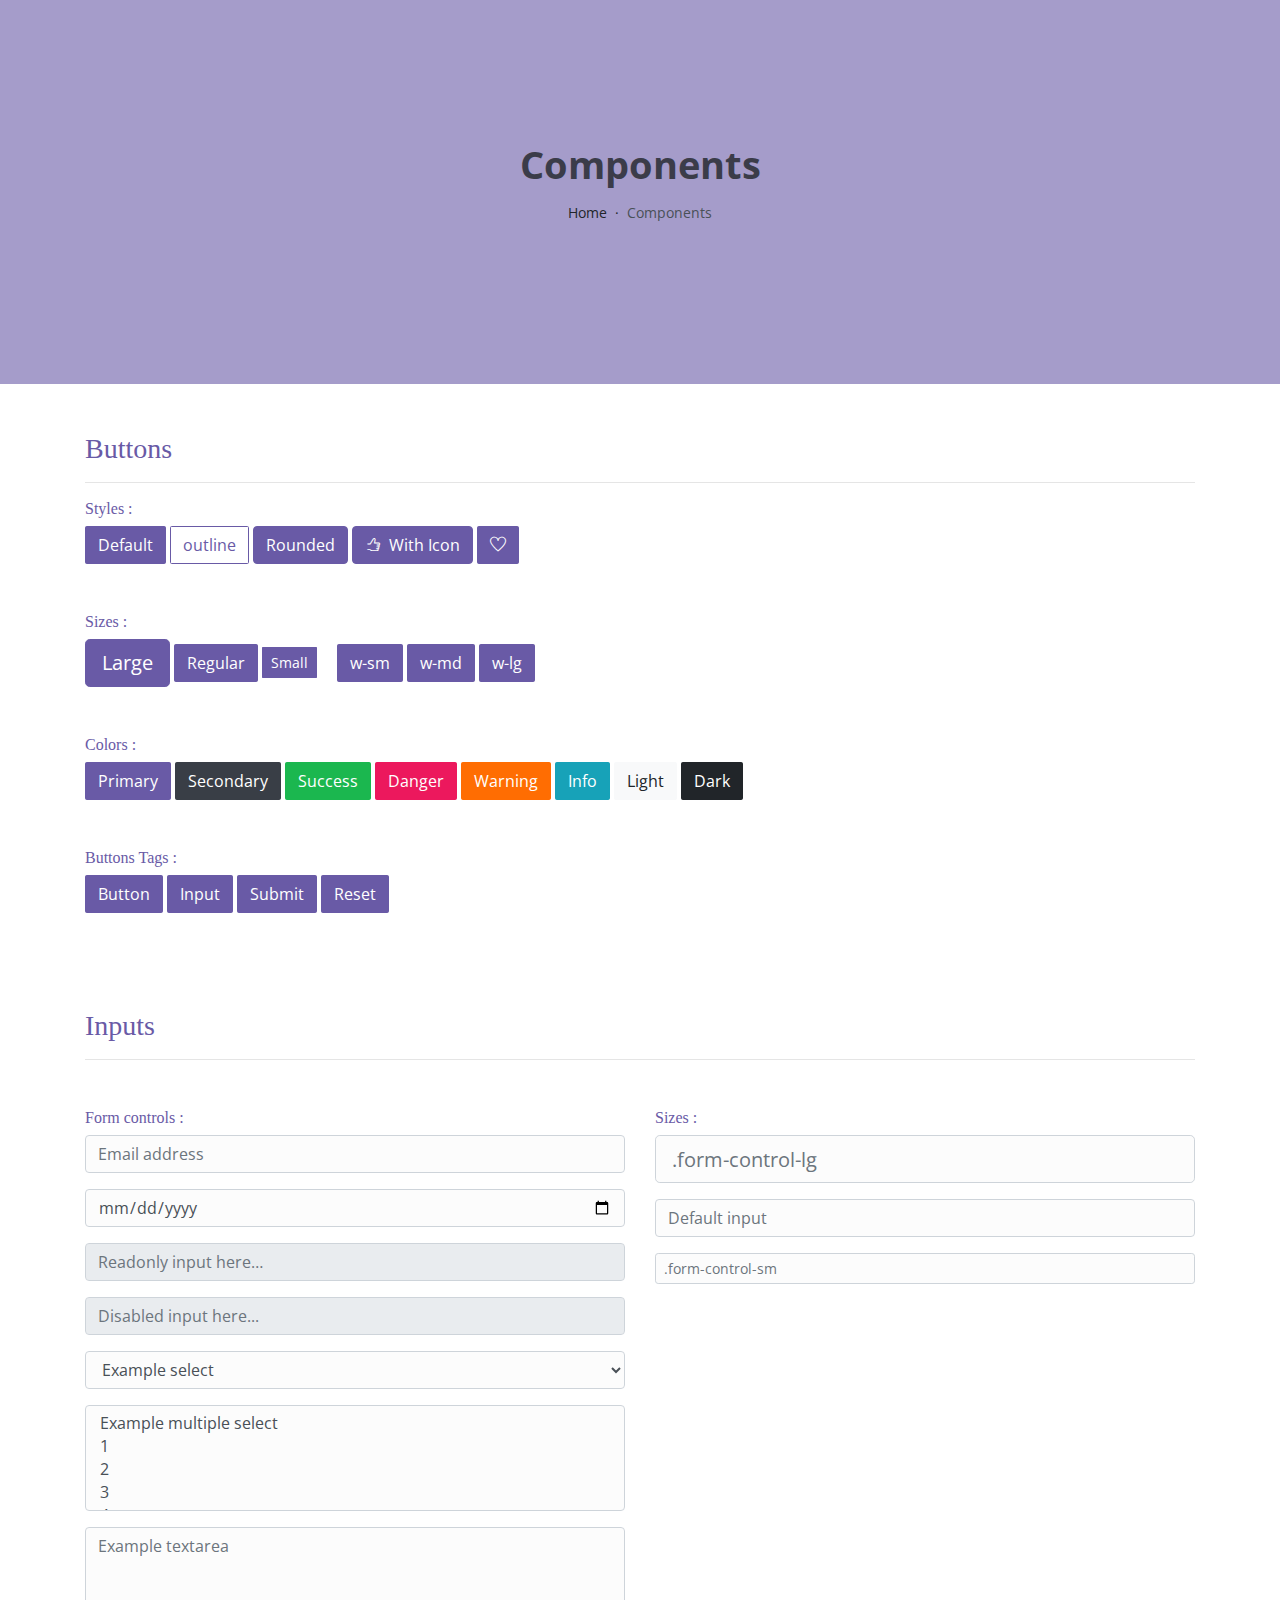
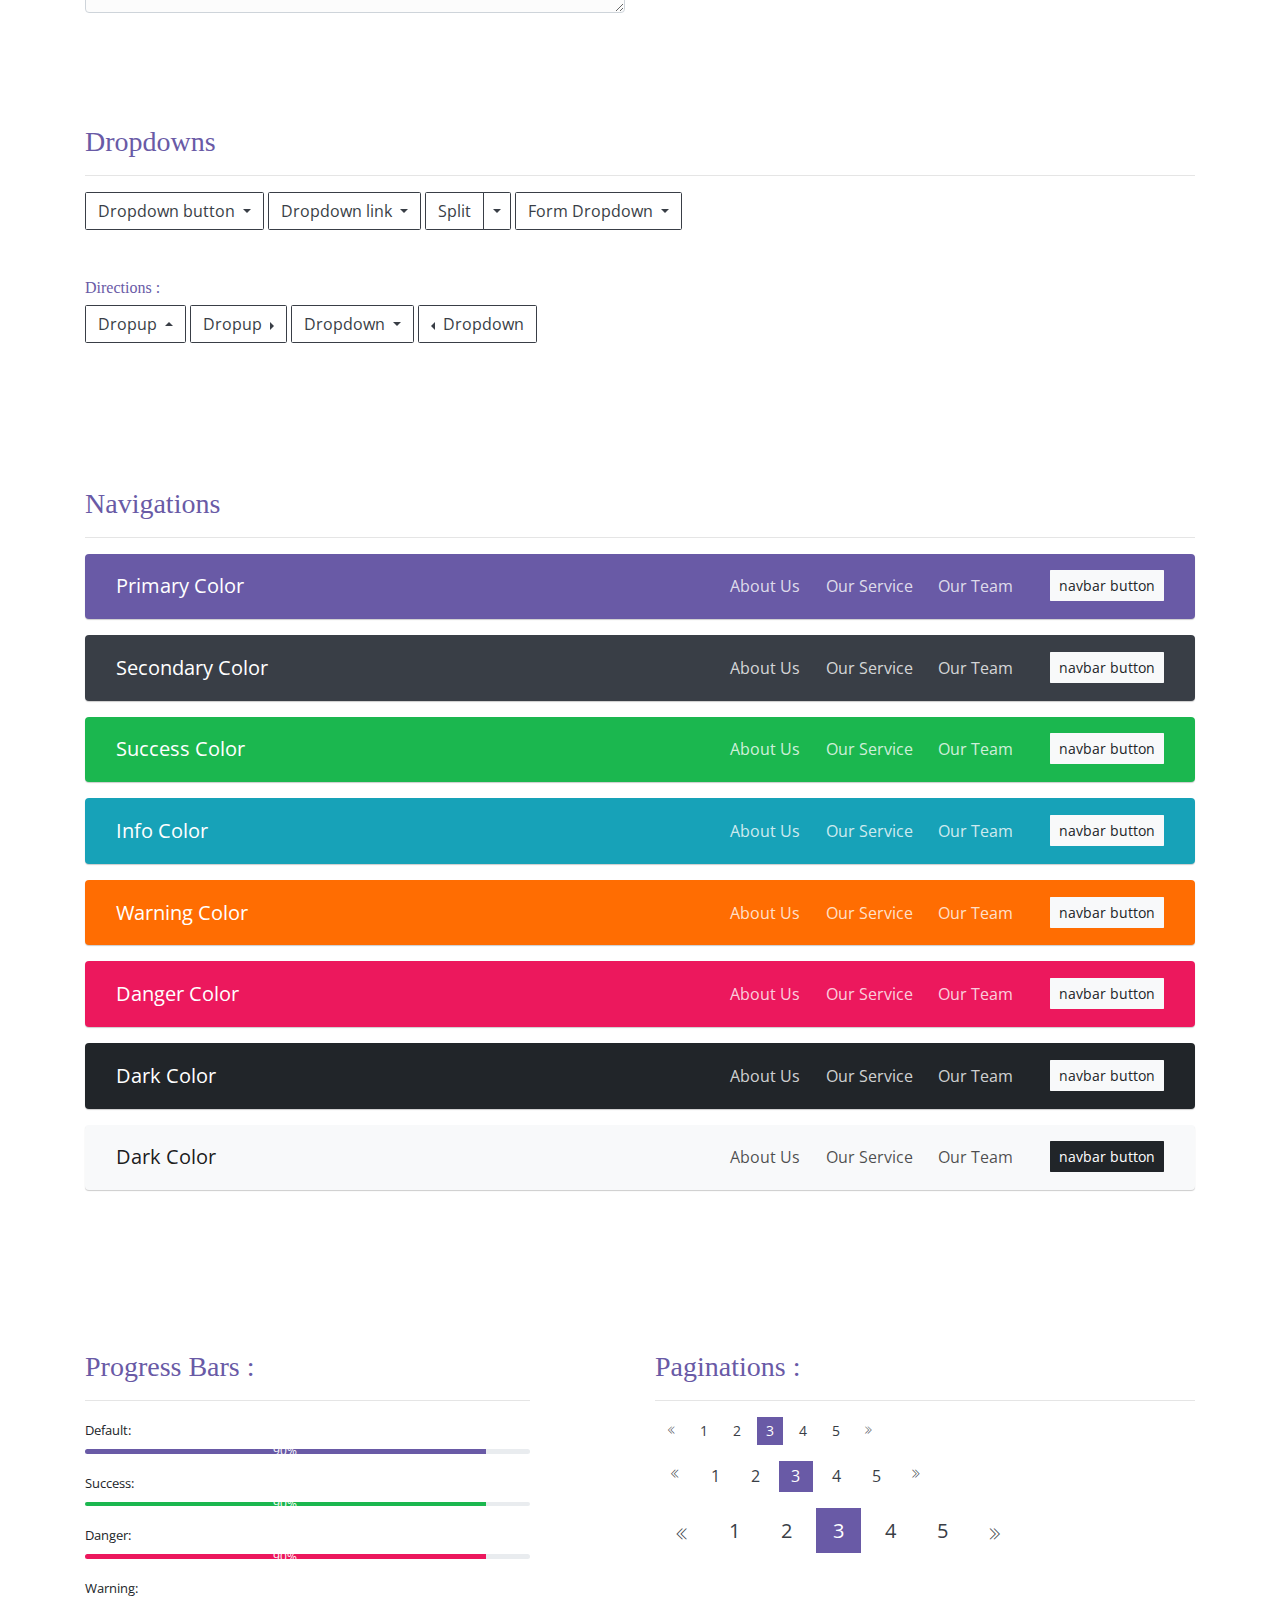
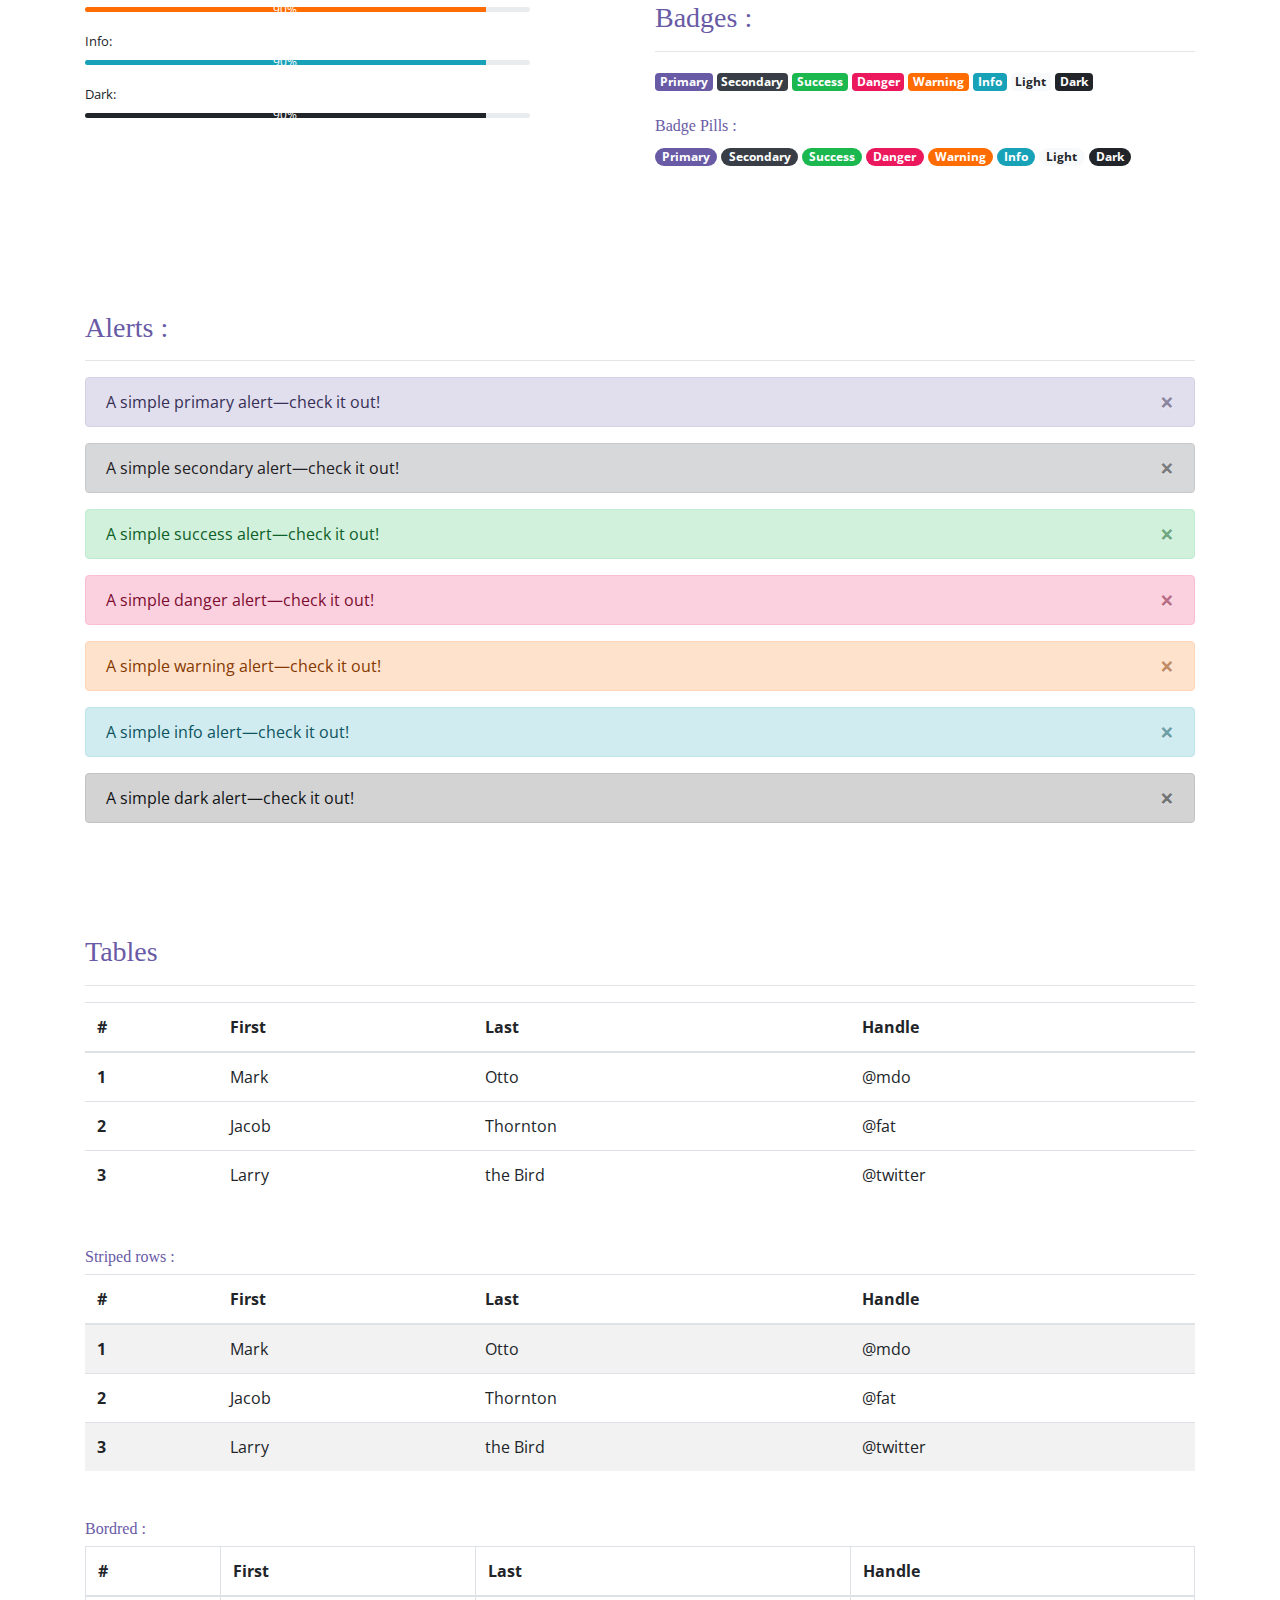
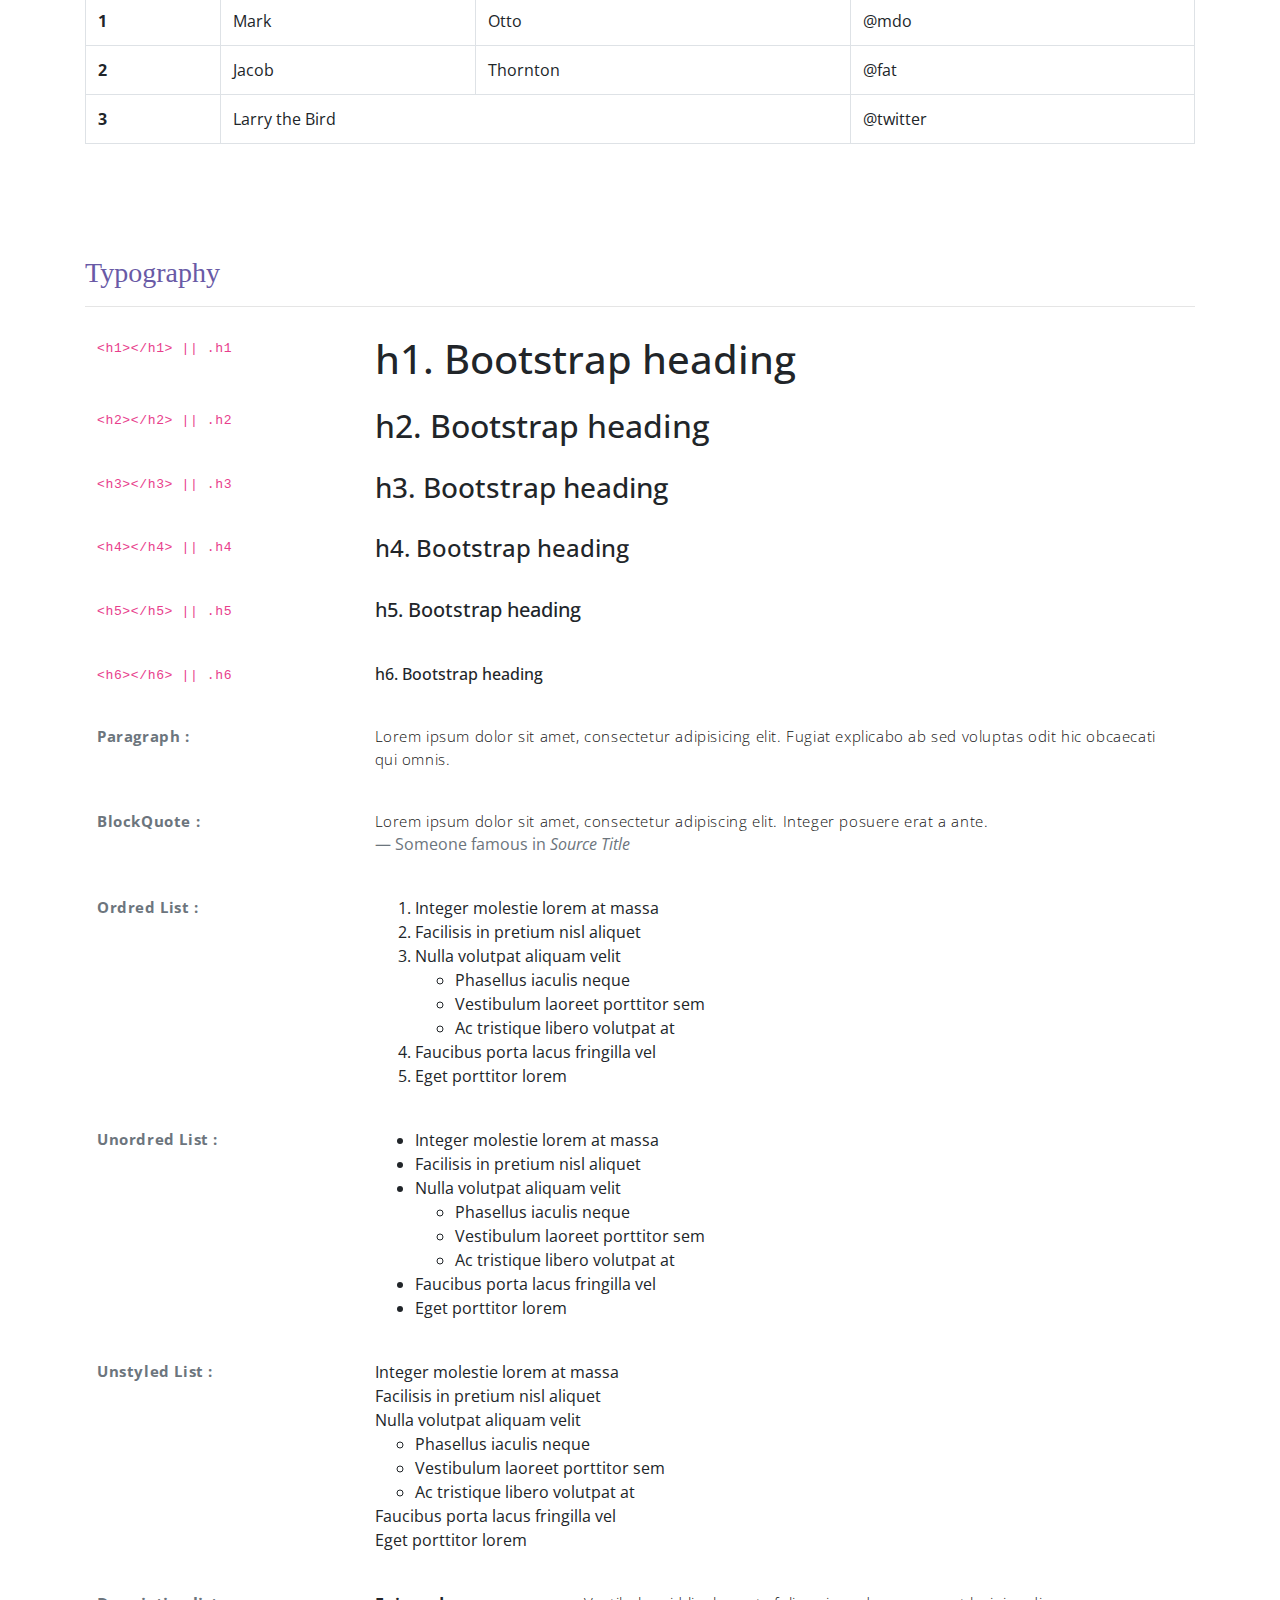
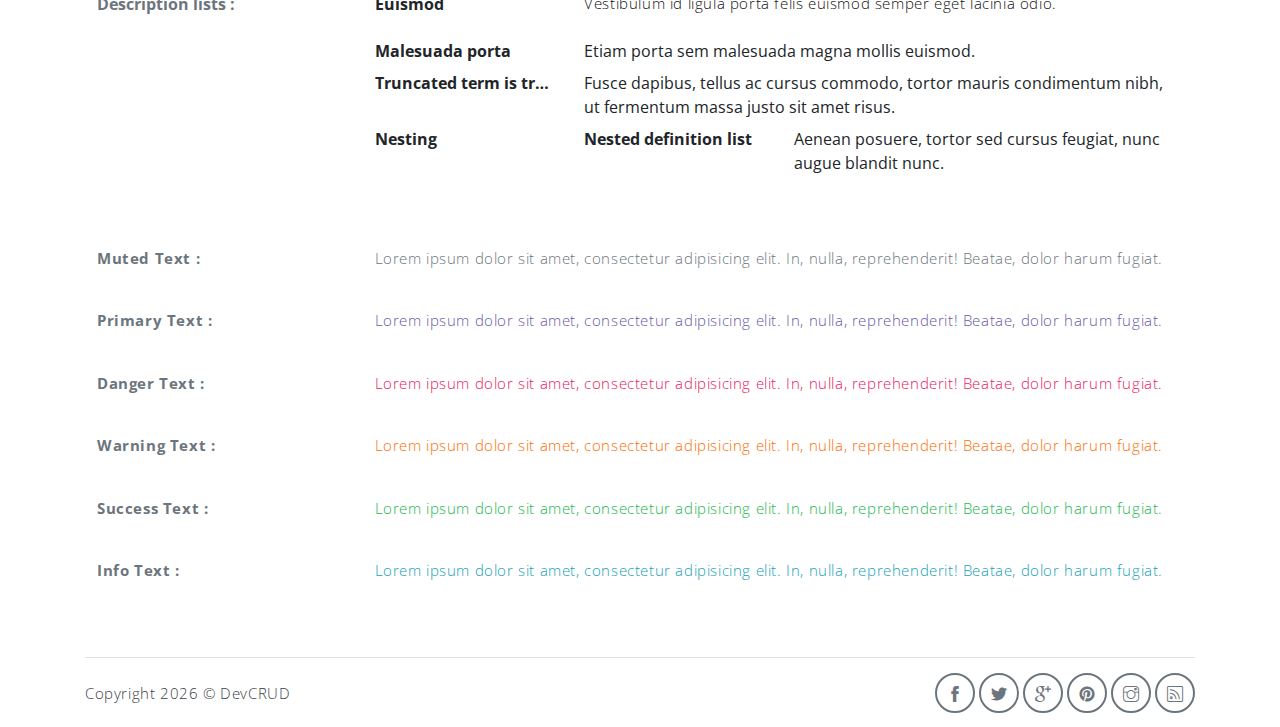
<file: templates/public_html/components.html>
<!DOCTYPE html>
<html lang="en">
<head>
   <meta charset="utf-8">
   <meta name="viewport" content="width=device-width, initial-scale=1, shrink-to-fit=no">
   <meta name="description" content="Start your development with Meyawo landing page.">
   <meta name="author" content="Devcrud">
   <title>Meyawo Landing page | Components</title>
   <!-- font icons -->
   <link rel="stylesheet" href="assets/vendors/themify-icons/css/themify-icons.css">
   <!-- Bootstrap + Steller  -->
   <link rel="stylesheet" href="assets/css/meyawo.css">
</head>
<body>

   <!-- Page Header -->
   <header class="header header-mini"> 
      <div class="header-title">Components</div> 
      <nav aria-label="breadcrumb">
         <ol class="breadcrumb">
            <li class="breadcrumb-item"><a href="/">Home</a></li>
            <li class="breadcrumb-item active" aria-current="page">Components</li>
         </ol>
      </nav>
   </header> <!-- End Of Page Header -->

   <!-- main content -->
   <div class="container">

      <!-- Buttons -->
      <h3 class="mt-5">Buttons</h3>
      <hr>
      <h6 class="section-secondary-title">Styles :</h6>
      <button class="btn btn-primary">Default</button>
      <button class="btn btn-outline-primary">outline</button>
      <button class="btn btn-primary rounded">Rounded</button>
      <button class="btn btn-primary rounded"><i class="ti-thumb-up pr-1"></i> With Icon</button>
      <button class="btn btn-primary circle"><i class="ti-heart"></i></button>

      <h6 class="section-secondary-title mt-5">Sizes :</h6>
      <button class="btn btn-primary btn-lg">Large</button>
      <button class="btn btn-primary ">Regular</button>
      <button class="btn btn-primary btn-sm">Small</button>
      <button class="btn btn-primary w-sm ml-3">w-sm</button>
      <button class="btn btn-primary w-md">w-md</button>
      <button class="btn btn-primary w-lg">w-lg</button>

      <h6 class="section-secondary-title mt-5">Colors :</h6>          
      <button type="button" class="btn btn-primary">Primary</button>
      <button type="button" class="btn btn-secondary">Secondary</button>
      <button type="button" class="btn btn-success">Success</button>
      <button type="button" class="btn btn-danger">Danger</button>
      <button type="button" class="btn btn-warning">Warning</button>
      <button type="button" class="btn btn-info">Info</button>
      <button type="button" class="btn btn-light">Light</button>
      <button type="button" class="btn btn-dark">Dark</button>

      <h6 class="section-secondary-title mt-5">Buttons Tags :</h6>
      <button class="btn btn-primary" type="submit">Button</button>
      <input class="btn btn-primary" type="button" value="Input">
      <input class="btn btn-primary" type="submit" value="Submit">
      <input class="btn btn-primary" type="reset" value="Reset">
      
      <!-- devider -->
      <div class="py-5"></div>

      <!-- Inputs -->
      <h3>Inputs</h3>
      <hr>
      <div class="row mt-5">
         <div class="col-md-6">
            <h6 class="section-secondary-title">Form controls :</h6>        
            <div class="form-group">
               <input type="email" class="form-control" id="exampleFormControlInput1" placeholder="Email address">
            </div>
            <div class="form-group">
               <input type="date" class="form-control" id="exampleFormControlInput1" placeholder="Date">
            </div>
            <div class="form-group">
               <input class="form-control" type="text" placeholder="Readonly input here…" readonly>
            </div>
            <div class="form-group">
               <input class="form-control" id="disabledInput" type="text" placeholder="Disabled input here..." disabled>
            </div>
            <div class="form-group">
               <select class="form-control" id="exampleFormControlSelect1">
                  <option>Example select</option>
                  <option>1</option>
                  <option>2</option>
                  <option>3</option>
                  <option>4</option>
                  <option>5</option>
               </select>
            </div>
            <div class="form-group">
               <select multiple class="form-control" id="exampleFormControlSelect2">
                  <option>Example multiple select</option>
                  <option>1</option>
                  <option>2</option>
                  <option>3</option>
                  <option>4</option>
                  <option>5</option>
               </select>
            </div>
            <div class="form-group">
               <textarea class="form-control" id="exampleFormControlTextarea1" rows="3" placeholder="Example textarea"></textarea>
            </div>
         </div>
         <div class="col-md-6">
            <h6 class="section-secondary-title">Sizes :</h6>    
            <div class="form-group">
               <input class="form-control form-control-lg" type="text" placeholder=".form-control-lg">             
            </div>
            <div class="form-group">
               <input class="form-control" type="text" placeholder="Default input">
            </div>
            <div class="form-group">
               <input class="form-control form-control-sm" type="text" placeholder=".form-control-sm"> 
            </div>
         </div>
      </div> <!-- end of inputs -->   

      <!-- devider -->
      <div class="py-5"></div>             

      <!-- Dropdowns -->
      <h3 class="components-section-title font-weight-normal">Dropdowns</h3>
      <hr>
      <div class="dropdown d-inline-block">
         <button class="btn btn-outline-secondary dropdown-toggle" type="button" id="dropdownMenuButton" data-toggle="dropdown" aria-haspopup="true" aria-expanded="false">
         Dropdown button
         </button>
         <div class="dropdown-menu" aria-labelledby="dropdownMenuButton">
         <a class="dropdown-item" href="#">Action</a>
         <a class="dropdown-item" href="#">Another action</a>
         <a class="dropdown-item" href="#">Something else here</a>
         </div>
      </div>
      <div class="dropdown d-inline-block">
         <a class="btn btn-outline-secondary dropdown-toggle" href="#" role="button" id="dropdownMenuLink" data-toggle="dropdown" aria-haspopup="true" aria-expanded="false">
            Dropdown link
         </a>
         <div class="dropdown-menu" aria-labelledby="dropdownMenuLink">
            <a class="dropdown-item" href="#">Action</a>
            <a class="dropdown-item" href="#">Another action</a>
            <a class="dropdown-item" href="#">Something else here</a>
         </div>
      </div>
      <div class="btn-group">
         <button type="button" class="btn btn-outline-secondary">Split</button>
         <button type="button" class="btn btn-outline-secondary dropdown-toggle dropdown-toggle-split" data-toggle="dropdown" aria-haspopup="true" aria-expanded="false">
         <span class="sr-only">Toggle Dropdown</span>
         </button>
         <div class="dropdown-menu">
            <a class="dropdown-item" href="#">Action</a>
            <a class="dropdown-item" href="#">Another action</a>
            <a class="dropdown-item" href="#">Something else here</a>
            <div class="dropdown-divider"></div>
            <a class="dropdown-item" href="#">Separated link</a>
         </div>
      </div>
      <div class="btn-group">
         <button class="btn btn-outline-secondary dropdown-toggle" type="button" id="dropdownMenuButton" data-toggle="dropdown" aria-haspopup="true" aria-expanded="false">
            Form Dropdown
         </button>
         <div class="dropdown-menu form">
            <form class="px-4 py-3">
               <div class="form-group">
                  <input type="email" class="form-control" id="exampleDropdownFormEmail1" placeholder="email@example.com">
               </div>
               <div class="form-group">
                  <input type="password" class="form-control" id="exampleDropdownFormPassword1" placeholder="Password">
               </div>
               <div class="form-check mb-3">
                  <input type="checkbox" class="form-check-input" id="dropdownCheck">
                  <label class="form-check-label" for="dropdownCheck">
                     Remember me
                  </label>
               </div>
               <button type="submit" class="btn btn-primary btn-block">Sign in</button>
            </form>
            <div class="dropdown-divider"></div>
            <a class="dropdown-item" href="#"><small>New around here? Sign up</small></a>
            <a class="dropdown-item" href="#"><small>Forgot password?</small></a>
         </div>
      </div>       
      <h6 class="section-secondary-title mt-5">Directions :</h6>  
      <div class="btn-group dropup">
         <button type="button" class="btn btn-outline-secondary dropdown-toggle" data-toggle="dropdown" aria-haspopup="true" aria-expanded="false">
            Dropup
         </button>
         <div class="dropdown-menu">
            <a class="dropdown-item" href="#">Action</a>
            <a class="dropdown-item" href="#">Another action</a>
            <a class="dropdown-item" href="#">Something else here</a>
            <div class="dropdown-divider"></div>
            <a class="dropdown-item" href="#">Separated link</a>
         </div>
      </div>
      <div class="btn-group dropright">
         <button type="button" class="btn btn-outline-secondary dropdown-toggle" data-toggle="dropdown" aria-haspopup="true" aria-expanded="false">
            Dropup
         </button>
         <div class="dropdown-menu">
            <a class="dropdown-item" href="#">Action</a>
            <a class="dropdown-item" href="#">Another action</a>
            <a class="dropdown-item" href="#">Something else here</a>
            <div class="dropdown-divider"></div>
            <a class="dropdown-item" href="#">Separated link</a>
         </div>
      </div>
      <div class="btn-group">
         <button type="button" class="btn btn-outline-secondary dropdown-toggle" data-toggle="dropdown" aria-haspopup="true" aria-expanded="false">
            Dropdown
         </button>
         <div class="dropdown-menu">
            <a class="dropdown-item" href="#">Action</a>
            <a class="dropdown-item" href="#">Another action</a>
            <a class="dropdown-item" href="#">Something else here</a>
            <div class="dropdown-divider"></div>
            <a class="dropdown-item" href="#">Separated link</a>
         </div>
      </div>
      <div class="btn-group dropleft">
         <button type="button" class="btn btn-outline-secondary dropdown-toggle" data-toggle="dropdown" aria-haspopup="true" aria-expanded="false">
            Dropdown
         </button>
         <div class="dropdown-menu">
            <a class="dropdown-item" href="#">Action</a>
            <a class="dropdown-item" href="#">Another action</a>
            <a class="dropdown-item" href="#">Something else here</a>
            <div class="dropdown-divider"></div>
            <a class="dropdown-item" href="#">Separated link</a>
         </div>
      </div> <!-- end of Dropdowns -->  

      <!-- devider -->
      <div class="py-5"></div>   

      <!-- navbars -->
      <h3 class="components-section-title font-weight-normal mt-5">Navigations</h3>
      <hr>
      <nav class="navbar navbar-expand-sm navbar-dark bg-primary rounded shadow mb-3">
         <div class="container">
            <a class="navbar-brand" href="#">Primary Color</a>
            <button class="navbar-toggler ml-auto" type="button" data-toggle="collapse" data-target="#navbarSupportedContent" aria-controls="navbarSupportedContent" aria-expanded="false" aria-label="Toggle navigation">
            <span class="navbar-toggler-icon"></span>
            </button>
            <div class="collapse navbar-collapse" id="navbarSupportedContent">
               <ul class="navbar-nav ml-auto"> 
                  <li class="nav-item">
                     <a class="nav-link" href="#about">About Us</a>
                  </li>
                  <li class="nav-item">
                     <a class="nav-link" href="#service">Our Service</a>
                  </li>
                  <li class="nav-item">
                     <a class="nav-link" href="#team">Our Team</a>
                  </li>
                  <li class="nav-item">
                     <a href="#book-table" class="ml-4 mt-1 btn btn-light btn-sm">navbar button</a>
                  </li>
               </ul>                       
            </div>
         </div>
      </nav>
      <nav class="navbar navbar-expand-sm navbar-dark bg-secondary rounded shadow mb-3">
         <div class="container">
            <a class="navbar-brand" href="#">Secondary Color</a>
            <button class="navbar-toggler ml-auto" type="button" data-toggle="collapse" data-target="#navbarSupportedContent" aria-controls="navbarSupportedContent" aria-expanded="false" aria-label="Toggle navigation">
            <span class="navbar-toggler-icon"></span>
            </button>
            <div class="collapse navbar-collapse" id="navbarSupportedContent">
               <ul class="navbar-nav ml-auto"> 
                  <li class="nav-item">
                     <a class="nav-link" href="#about">About Us</a>
                  </li>
                  <li class="nav-item">
                     <a class="nav-link" href="#service">Our Service</a>
                  </li>
                  <li class="nav-item">
                     <a class="nav-link" href="#team">Our Team</a>
                  </li>
                  <li class="nav-item">
                     <a href="#book-table" class="ml-4 mt-1 btn btn-light btn-sm">navbar button</a>
                  </li>
               </ul>                       
            </div>
         </div>
      </nav>
      <nav class="navbar navbar-expand-sm navbar-dark bg-success rounded shadow mb-3">
         <div class="container">
            <a class="navbar-brand" href="#">Success Color</a>
            <button class="navbar-toggler ml-auto" type="button" data-toggle="collapse" data-target="#navbarSupportedContent" aria-controls="navbarSupportedContent" aria-expanded="false" aria-label="Toggle navigation">
            <span class="navbar-toggler-icon"></span>
            </button>
            <div class="collapse navbar-collapse" id="navbarSupportedContent">
               <ul class="navbar-nav ml-auto"> 
                  <li class="nav-item">
                     <a class="nav-link" href="#about">About Us</a>
                  </li>
                  <li class="nav-item">
                     <a class="nav-link" href="#service">Our Service</a>
                  </li>
                  <li class="nav-item">
                     <a class="nav-link" href="#team">Our Team</a>
                  </li>
                  <li class="nav-item">
                     <a href="#book-table" class="ml-4 mt-1 btn btn-light btn-sm">navbar button</a>
                  </li>
               </ul>                       
            </div>
         </div>
      </nav>
      <nav class="navbar navbar-expand-sm navbar-dark bg-info rounded shadow mb-3">
         <div class="container">
            <a class="navbar-brand" href="#">Info Color</a>
            <button class="navbar-toggler ml-auto" type="button" data-toggle="collapse" data-target="#navbarSupportedContent" aria-controls="navbarSupportedContent" aria-expanded="false" aria-label="Toggle navigation">
            <span class="navbar-toggler-icon"></span>
            </button>
            <div class="collapse navbar-collapse" id="navbarSupportedContent">
               <ul class="navbar-nav ml-auto"> 
                  <li class="nav-item">
                     <a class="nav-link" href="#about">About Us</a>
                  </li>
                  <li class="nav-item">
                     <a class="nav-link" href="#service">Our Service</a>
                  </li>
                  <li class="nav-item">
                     <a class="nav-link" href="#team">Our Team</a>
                  </li>
                  <li class="nav-item">
                     <a href="#book-table" class="ml-4 mt-1 btn btn-light btn-sm">navbar button</a>
                  </li>
               </ul>                       
            </div>
         </div>
      </nav>
      <nav class="navbar navbar-expand-sm navbar-dark bg-warning rounded shadow mb-3">
         <div class="container">
            <a class="navbar-brand" href="#">Warning Color</a>
            <button class="navbar-toggler ml-auto" type="button" data-toggle="collapse" data-target="#navbarSupportedContent" aria-controls="navbarSupportedContent" aria-expanded="false" aria-label="Toggle navigation">
            <span class="navbar-toggler-icon"></span>
            </button>
            <div class="collapse navbar-collapse" id="navbarSupportedContent">
               <ul class="navbar-nav ml-auto"> 
                  <li class="nav-item">
                     <a class="nav-link" href="#about">About Us</a>
                  </li>
                  <li class="nav-item">
                     <a class="nav-link" href="#service">Our Service</a>
                  </li>
                  <li class="nav-item">
                     <a class="nav-link" href="#team">Our Team</a>
                  </li>
                  <li class="nav-item">
                     <a href="#book-table" class="ml-4 mt-1 btn btn-light btn-sm">navbar button</a>
                  </li>
               </ul>                       
            </div>
         </div>
      </nav>
      <nav class="navbar navbar-expand-sm navbar-dark bg-danger rounded shadow mb-3">
         <div class="container">
            <a class="navbar-brand" href="#">Danger Color</a>
            <button class="navbar-toggler ml-auto" type="button" data-toggle="collapse" data-target="#navbarSupportedContent" aria-controls="navbarSupportedContent" aria-expanded="false" aria-label="Toggle navigation">
            <span class="navbar-toggler-icon"></span>
            </button>
            <div class="collapse navbar-collapse" id="navbarSupportedContent">
               <ul class="navbar-nav ml-auto"> 
                  <li class="nav-item">
                     <a class="nav-link" href="#about">About Us</a>
                  </li>
                  <li class="nav-item">
                     <a class="nav-link" href="#service">Our Service</a>
                  </li>
                  <li class="nav-item">
                     <a class="nav-link" href="#team">Our Team</a>
                  </li>
                  <li class="nav-item">
                     <a href="#book-table" class="ml-4 mt-1 btn btn-light btn-sm">navbar button</a>
                  </li>
               </ul>                       
            </div>
         </div>
      </nav>
      <nav class="navbar navbar-expand-sm navbar-dark bg-dark rounded shadow mb-3">
         <div class="container">
            <a class="navbar-brand" href="#">Dark Color</a>
            <button class="navbar-toggler ml-auto" type="button" data-toggle="collapse" data-target="#navbarSupportedContent" aria-controls="navbarSupportedContent" aria-expanded="false" aria-label="Toggle navigation">
            <span class="navbar-toggler-icon"></span>
            </button>
            <div class="collapse navbar-collapse" id="navbarSupportedContent">
               <ul class="navbar-nav ml-auto"> 
                  <li class="nav-item">
                     <a class="nav-link" href="#about">About Us</a>
                  </li>
                  <li class="nav-item">
                     <a class="nav-link" href="#service">Our Service</a>
                  </li>
                  <li class="nav-item">
                     <a class="nav-link" href="#team">Our Team</a>
                  </li>
                  <li class="nav-item">
                     <a href="#book-table" class="ml-4 mt-1 btn btn-light btn-sm">navbar button</a>
                  </li>
               </ul>                       
            </div>
         </div>
      </nav>
      <nav class="navbar navbar-expand-sm navbar-light bg-light rounded shadow mb-3">
         <div class="container">
            <a class="navbar-brand" href="#">Dark Color</a>
            <button class="navbar-toggler ml-auto" type="button" data-toggle="collapse" data-target="#navbarSupportedContent" aria-controls="navbarSupportedContent" aria-expanded="false" aria-label="Toggle navigation">
            <span class="navbar-toggler-icon"></span>
            </button>
            <div class="collapse navbar-collapse" id="navbarSupportedContent">
               <ul class="navbar-nav ml-auto"> 
                  <li class="nav-item">
                     <a class="nav-link" href="#about">About Us</a>
                  </li>
                  <li class="nav-item">
                     <a class="nav-link" href="#service">Our Service</a>
                  </li>
                  <li class="nav-item">
                     <a class="nav-link" href="#team">Our Team</a>
                  </li>
                  <li class="nav-item">
                     <a href="#book-table" class="ml-4 mt-1 btn btn-dark btn-sm">navbar button</a>
                  </li>
               </ul>                       
            </div>
         </div>
      </nav>
      <!-- End of navbars -->

      <!-- devider -->
      <div class="py-5"></div>   
      
      <!-- progress bars -->
      <div class="row justify-content-between">
         <div class="col-md-5">
            <h3 class="components-section-title font-weight-normal mt-5">Progress Bars :</h3>
            <hr>
            <small>Default: </small>
            <div class="progress mt-2 mb-3">
               <div class="progress-bar" role="progressbar" style="width: 90%" aria-valuenow="25" aria-valuemin="0" aria-valuemax="100"><span>90%</span></div>
            </div>
            <small>Success:</small>
            <div class="progress mt-2 mb-3">
               <div class="progress-bar bg-success" role="progressbar" style="width: 90%" aria-valuenow="25" aria-valuemin="0" aria-valuemax="100"><span>90%</span></div>
            </div>
            <small>Danger:</small>
            <div class="progress mt-2 mb-3">
               <div class="progress-bar bg-danger" role="progressbar" style="width: 90%" aria-valuenow="25" aria-valuemin="0" aria-valuemax="100"><span>90%</span></div>
            </div>
            <small>Warning:</small>
            <div class="progress mt-2 mb-3">
               <div class="progress-bar bg-warning" role="progressbar" style="width: 90%" aria-valuenow="25" aria-valuemin="0" aria-valuemax="100"><span>90%</span></div>
            </div>
            <small>Info:</small>
            <div class="progress mt-2 mb-3">
               <div class="progress-bar bg-info" role="progressbar" style="width: 90%" aria-valuenow="25" aria-valuemin="0" aria-valuemax="100"><span>90%</span></div>
            </div>
            <small>Dark:</small>
            <div class="progress mt-2 mb-3">
               <div class="progress-bar bg-dark" role="progressbar" style="width: 90%" aria-valuenow="25" aria-valuemin="0" aria-valuemax="100"><span>90%</span></div>
            </div>
         </div>
         <div class="col-md-6">
            <h3 class="components-section-title font-weight-normal mt-5">Paginations :</h3>
            <hr>
            <nav aria-label="Page navigation example">
               <ul class="pagination pagination-sm">
                  <li class="page-item"><a class="page-link" href="#"><i class="ti-angle-double-left"></i></a></li>
                  <li class="page-item"><a class="page-link" href="#">1</a></li>
                  <li class="page-item"><a class="page-link" href="#">2</a></li>
                  <li class="page-item active"><a class="page-link" href="#">3</a></li>
                  <li class="page-item"><a class="page-link" href="#">4</a></li>
                  <li class="page-item"><a class="page-link" href="#">5</a></li>
                  <li class="page-item"><a class="page-link" href="#"><i class="ti-angle-double-right"></i></a></li>
               </ul>
            </nav>
            <nav aria-label="Page navigation example">
               <ul class="pagination">
               <li class="page-item"><a class="page-link" href="#"><i class="ti-angle-double-left"></i></a></li>
                  <li class="page-item"><a class="page-link" href="#">1</a></li>
                  <li class="page-item"><a class="page-link" href="#">2</a></li>
                  <li class="page-item active"><a class="page-link" href="#">3</a></li>
                  <li class="page-item"><a class="page-link" href="#">4</a></li>
                  <li class="page-item"><a class="page-link" href="#">5</a></li>
                  <li class="page-item"><a class="page-link" href="#"><i class="ti-angle-double-right"></i></a></li>
               </ul>
            </nav>
            <nav aria-label="Page navigation example">
               <ul class="pagination pagination-lg">
                  <li class="page-item"><a class="page-link" href="#"><i class="ti-angle-double-left"></i></a></li>
                  <li class="page-item"><a class="page-link" href="#">1</a></li>
                  <li class="page-item"><a class="page-link" href="#">2</a></li>
                  <li class="page-item active"><a class="page-link" href="#">3</a></li>
                  <li class="page-item"><a class="page-link" href="#">4</a></li>
                  <li class="page-item"><a class="page-link" href="#">5</a></li>
                  <li class="page-item"><a class="page-link" href="#"><i class="ti-angle-double-right"></i></a></li>
               </ul>
            </nav>

            <!-- Badges -->
            <h3 class="components-section-title font-weight-normal mt-5">Badges :</h3>
            <hr>
            <span class="badge badge-primary">Primary</span>
            <span class="badge badge-secondary">Secondary</span>
            <span class="badge badge-success">Success</span>
            <span class="badge badge-danger">Danger</span>
            <span class="badge badge-warning">Warning</span>
            <span class="badge badge-info">Info</span>
            <span class="badge badge-light">Light</span>
            <span class="badge badge-dark">Dark</span>
            <h6 class="section-secondary-title mt-4 mb-2">Badge Pills :</h6>
            <span class="badge badge-pill badge-primary">Primary</span>
            <span class="badge badge-pill badge-secondary">Secondary</span>
            <span class="badge badge-pill badge-success">Success</span>
            <span class="badge badge-pill badge-danger">Danger</span>
            <span class="badge badge-pill badge-warning">Warning</span>
            <span class="badge badge-pill badge-info">Info</span>
            <span class="badge badge-pill badge-light">Light</span>
            <span class="badge badge-pill badge-dark">Dark</span>
         </div>
      </div> <!-- End of Progress bars -->

      <!-- devider -->
      <div class="py-5"></div>  

      <!-- Alerts -->
      <h3 class="components-section-title font-weight-normal mt-5">Alerts :</h3>
      <hr>
      <div class="alert alert-primary alert-dismissible fade show" role="alert">
         A simple primary alert—check it out!
         <button type="button" class="close" data-dismiss="alert" aria-label="Close">
            <span aria-hidden="true">&times;</span>
         </button>
      </div>
      <div class="alert alert-secondary alert-dismissible fade show" role="alert">
         A simple secondary alert—check it out!
         <button type="button" class="close" data-dismiss="alert" aria-label="Close">
            <span aria-hidden="true">&times;</span>
         </button>
      </div>
      <div class="alert alert-success alert-dismissible fade show" role="alert">
         A simple success alert—check it out!
         <button type="button" class="close" data-dismiss="alert" aria-label="Close">
            <span aria-hidden="true">&times;</span>
         </button>
      </div>
      <div class="alert alert-danger alert-dismissible fade show" role="alert">
         A simple danger alert—check it out!
         <button type="button" class="close" data-dismiss="alert" aria-label="Close">
            <span aria-hidden="true">&times;</span>
         </button>
      </div>
      <div class="alert alert-warning alert-dismissible fade show" role="alert">
         A simple warning alert—check it out!
         <button type="button" class="close" data-dismiss="alert" aria-label="Close">
            <span aria-hidden="true">&times;</span>
         </button>
      </div>
      <div class="alert alert-info alert-dismissible fade show" role="alert">
         A simple info alert—check it out!
         <button type="button" class="close" data-dismiss="alert" aria-label="Close">
            <span aria-hidden="true">&times;</span>
         </button>
      </div>
      <div class="alert alert-dark alert-dismissible fade show" role="alert">
         A simple dark alert—check it out!
         <button type="button" class="close" data-dismiss="alert" aria-label="Close">
            <span aria-hidden="true">&times;</span>
         </button>
      </div>
      <!-- end of alerts -->

      <!-- devider -->
      <div class="py-5"></div> 
   
      <!-- tables -->
      <h3 class="components-section-title">Tables</h3>
      <hr>
      <table class="table">
         <thead>
            <tr>
               <th scope="col">#</th>
               <th scope="col">First</th>
               <th scope="col">Last</th>
               <th scope="col">Handle</th>
            </tr>
         </thead>
         <tbody>
            <tr>
               <th scope="row">1</th>
               <td>Mark</td>
               <td>Otto</td>
               <td>@mdo</td>
            </tr>
            <tr>
               <th scope="row">2</th>
               <td>Jacob</td>
               <td>Thornton</td>
               <td>@fat</td>
            </tr>
            <tr>
               <th scope="row">3</th>
               <td>Larry</td>
               <td>the Bird</td>
               <td>@twitter</td>
            </tr>
         </tbody>
      </table>

      <h6 class="section-secondary-title mt-5">Striped rows :</h6>
      <table class="table table-striped">
         <thead>
            <tr>
               <th scope="col">#</th>
               <th scope="col">First</th>
               <th scope="col">Last</th>
               <th scope="col">Handle</th>
            </tr>
         </thead>
         <tbody>
            <tr>
               <th scope="row">1</th>
               <td>Mark</td>
               <td>Otto</td>
               <td>@mdo</td>
            </tr>
            <tr>
               <th scope="row">2</th>
               <td>Jacob</td>
               <td>Thornton</td>
               <td>@fat</td>
            </tr>
            <tr>
               <th scope="row">3</th>
               <td>Larry</td>
               <td>the Bird</td>
               <td>@twitter</td>
            </tr>
         </tbody>
      </table>

      <h6 class="section-secondary-title mt-5">Bordred :</h6>
      <table class="table table-bordered">
         <thead>
            <tr>
               <th scope="col">#</th>
               <th scope="col">First</th>
               <th scope="col">Last</th>
               <th scope="col">Handle</th>
            </tr>
         </thead>
         <tbody>
            <tr>
               <th scope="row">1</th>
               <td>Mark</td>
               <td>Otto</td>
               <td>@mdo</td>
            </tr>
            <tr>
               <th scope="row">2</th>
               <td>Jacob</td>
               <td>Thornton</td>
               <td>@fat</td>
            </tr>
            <tr>
               <th scope="row">3</th>
               <td colspan="2">Larry the Bird</td>
               <td>@twitter</td>
            </tr>
         </tbody>
      </table>
      <!-- end of tables -->

      <!-- devider -->
      <div class="py-5"></div> 

      <!-- typography -->
      <h3 class="components-section-title">Typography</h3>
      <hr>
      <table class="table table-borderless v-align-center">
         <tbody>
            <tr>
               <td>
                  <p><code class="highlighter-rouge">&lt;h1&gt;&lt;/h1&gt; || .h1</code></p>
               </td>
               <td class="w-75"><span class="h1">h1. Bootstrap heading</span></td>
            </tr>
            <tr>
               <td>
                  <p><code class="highlighter-rouge">&lt;h2&gt;&lt;/h2&gt; || .h2</code></p>
               </td>
               <td><span class="h2">h2. Bootstrap heading</span></td>
            </tr>
            <tr>
               <td>
                  <p><code class="highlighter-rouge">&lt;h3&gt;&lt;/h3&gt; || .h3</code></p>
               </td>
               <td><span class="h3">h3. Bootstrap heading</span></td>
            </tr>
            <tr>
               <td>
                  <p><code class="highlighter-rouge">&lt;h4&gt;&lt;/h4&gt; || .h4</code></p>
               </td>
               <td><span class="h4">h4. Bootstrap heading</span></td>
            </tr>
            <tr>
               <td>
                  <p><code class="highlighter-rouge">&lt;h5&gt;&lt;/h5&gt; || .h5</code></p>
               </td>
               <td><span class="h5">h5. Bootstrap heading</span></td>
            </tr>
            <tr>
               <td>
                  <p><code class="highlighter-rouge">&lt;h6&gt;&lt;/h6&gt; || .h6</code></p>
               </td>
               <td><span class="h6">h6. Bootstrap heading</span></td>
            </tr>
            <tr>
               <td>
                  <p class="font-weight-bold text-muted">Paragraph :</p>
               </td>
               <td><p>Lorem ipsum dolor sit amet, consectetur adipisicing elit. Fugiat explicabo ab sed voluptas odit hic obcaecati qui omnis.</p></td>
            </tr>
            <tr>
               <td>
                  <p class="font-weight-bold text-muted">BlockQuote :</p>
               </td>
               <td>
                  <blockquote class="blockquote">
                     <p class="mb-0">Lorem ipsum dolor sit amet, consectetur adipiscing elit. Integer posuere erat a ante.</p>
                     <footer class="blockquote-footer">Someone famous in <cite title="Source Title">Source Title</cite></footer>
                  </blockquote>
               </td>
            </tr>

            <tr>
               <td><p class="font-weight-bold text-muted">Ordred List :</p></td>
               <td>
                  <ol>
                     <li>Integer molestie lorem at massa</li>
                     <li>Facilisis in pretium nisl aliquet</li>
                     <li>Nulla volutpat aliquam velit
                        <ul>
                           <li>Phasellus iaculis neque</li>
                           <li>Vestibulum laoreet porttitor sem</li>
                           <li>Ac tristique libero volutpat at</li>
                        </ul>
                     </li>
                     <li>Faucibus porta lacus fringilla vel</li>
                     <li>Eget porttitor lorem</li>
                  </ol>
               </td>
            </tr>
            <tr>
               <td><p class="font-weight-bold text-muted">Unordred List :</p></td>
               <td>
                  <ul >
                     <li>Integer molestie lorem at massa</li>
                     <li>Facilisis in pretium nisl aliquet</li>
                     <li>Nulla volutpat aliquam velit
                        <ul>
                           <li>Phasellus iaculis neque</li>
                           <li>Vestibulum laoreet porttitor sem</li>
                           <li>Ac tristique libero volutpat at</li>
                        </ul>
                     </li>
                     <li>Faucibus porta lacus fringilla vel</li>
                     <li>Eget porttitor lorem</li>
                  </ul>
               </td>
            </tr>
            <tr>
               <td><p class="font-weight-bold text-muted">Unstyled List :</p></td>
               <td>
                  <ul class="list-unstyled">
                     <li>Integer molestie lorem at massa</li>
                     <li>Facilisis in pretium nisl aliquet</li>
                     <li>Nulla volutpat aliquam velit
                        <ul>
                           <li>Phasellus iaculis neque</li>
                           <li>Vestibulum laoreet porttitor sem</li>
                           <li>Ac tristique libero volutpat at</li>
                        </ul>
                     </li>
                     <li>Faucibus porta lacus fringilla vel</li>
                     <li>Eget porttitor lorem</li>
                  </ul>
               </td>
            </tr>
            <tr>
               <td class="font-weight-bold text-muted">Description lists : </td>
               <td>
                  <dl class="row">
                     <dt class="col-sm-3">Euismod</dt>
                     <dd class="col-sm-9">
                        <p>Vestibulum id ligula porta felis euismod semper eget lacinia odio.</p>
                     </dd>

                     <dt class="col-sm-3">Malesuada porta</dt>
                     <dd class="col-sm-9">Etiam porta sem malesuada magna mollis euismod.</dd>

                     <dt class="col-sm-3 text-truncate">Truncated term is truncated</dt>
                     <dd class="col-sm-9">Fusce dapibus, tellus ac cursus commodo, tortor mauris condimentum nibh, ut fermentum massa justo sit amet risus.</dd>

                     <dt class="col-sm-3">Nesting</dt>
                     <dd class="col-sm-9">
                        <dl class="row">
                           <dt class="col-sm-4">Nested definition list</dt>
                           <dd class="col-sm-8">Aenean posuere, tortor sed cursus feugiat, nunc augue blandit nunc.</dd>
                        </dl>
                     </dd>
                  </dl>
               </td>
            </tr>
            <tr>
               <td>
                  <p class="font-weight-bold text-muted">Muted Text :</p>
               </td>
               <td>
                  <p class="text-muted">Lorem ipsum dolor sit amet, consectetur adipisicing elit. In, nulla, reprehenderit! Beatae, dolor harum fugiat.</p>
               </td>
            </tr>
            <tr>
               <td>
                  <p class="font-weight-bold text-muted">Primary Text :</p>
               </td>
               <td>
                  <p class="text-primary">Lorem ipsum dolor sit amet, consectetur adipisicing elit. In, nulla, reprehenderit! Beatae, dolor harum fugiat.</p>
               </td>
            </tr>
            <tr>
               <td>
                  <p class="font-weight-bold text-muted">Danger Text :</p>
               </td>
               <td>
                  <p class="text-danger">Lorem ipsum dolor sit amet, consectetur adipisicing elit. In, nulla, reprehenderit! Beatae, dolor harum fugiat.</p>
               </td>
            </tr>
            <tr>
               <td>
                  <p class="font-weight-bold text-muted">Warning Text :</p>
               </td>
               <td>
                  <p class="text-warning">Lorem ipsum dolor sit amet, consectetur adipisicing elit. In, nulla, reprehenderit! Beatae, dolor harum fugiat.</p>
               </td>
            </tr>
            <tr>
               <td>
                  <p class="font-weight-bold text-muted">Success Text :</p>
               </td>
               <td>
                  <p class="text-success">Lorem ipsum dolor sit amet, consectetur adipisicing elit. In, nulla, reprehenderit! Beatae, dolor harum fugiat.</p>
               </td>
            </tr>
            <tr>
               <td>
                  <p class="font-weight-bold text-muted">Info Text :</p>
               </td>
               <td>
                  <p class="text-info">Lorem ipsum dolor sit amet, consectetur adipisicing elit. In, nulla, reprehenderit! Beatae, dolor harum fugiat.</p>
               </td>
            </tr>
         </tbody>
      </table>
   </div>
   <!-- end of typography -->

   <!-- footer -->
    <div class="container mt-5">
        <footer class="footer">       
            <p class="mb-0">Copyright <script>document.write(new Date().getFullYear())</script> &copy; <a href="http://www.devcrud.com">DevCRUD</a></p>
            <div class="social-links text-right m-auto ml-sm-auto">
                <a href="javascript:void(0)" class="link"><i class="ti-facebook"></i></a>
                <a href="javascript:void(0)" class="link"><i class="ti-twitter-alt"></i></a>
                <a href="javascript:void(0)" class="link"><i class="ti-google"></i></a>
                <a href="javascript:void(0)" class="link"><i class="ti-pinterest-alt"></i></a>
                <a href="javascript:void(0)" class="link"><i class="ti-instagram"></i></a>
                <a href="javascript:void(0)" class="link"><i class="ti-rss"></i></a>
            </div>
        </footer>
    </div> <!-- end of page footer -->
   
   <!-- core  -->
   <script src="assets/vendors/jquery/jquery-3.4.1.js"></script>
   <script src="assets/vendors/bootstrap/bootstrap.bundle.js"></script>

</body>
</html>
</file>
<file: templates/assets/vendors/themify-icons/css/themify-icons.css>
@font-face {
	font-family: 'themify';
	src:url("../fonts/themify.eot?-fvbane");
	src:url("../fonts/themify.eot?#iefix-fvbane") format("embedded-opentype"),
		url("../fonts/themify.woff?-fvbane") format("woff"),
		url("../fonts/themify.ttf?-fvbane") format("truetype"),
		url("../fonts/themify.svg?-fvbane#themify") format("svg");
	font-weight: normal;
	font-style: normal;
}

[class^="ti-"], [class*=" ti-"] {
	font-family: 'themify';
	speak: none;
	font-style: normal;
	font-weight: normal;
	font-variant: normal;
	text-transform: none;
	line-height: 1;

	/* Better Font Rendering =========== */
	-webkit-font-smoothing: antialiased;
	-moz-osx-font-smoothing: grayscale;
}

.ti-wand:before {
	content: "\e600";
}
.ti-volume:before {
	content: "\e601";
}
.ti-user:before {
	content: "\e602";
}
.ti-unlock:before {
	content: "\e603";
}
.ti-unlink:before {
	content: "\e604";
}
.ti-trash:before {
	content: "\e605";
}
.ti-thought:before {
	content: "\e606";
}
.ti-target:before {
	content: "\e607";
}
.ti-tag:before {
	content: "\e608";
}
.ti-tablet:before {
	content: "\e609";
}
.ti-star:before {
	content: "\e60a";
}
.ti-spray:before {
	content: "\e60b";
}
.ti-signal:before {
	content: "\e60c";
}
.ti-shopping-cart:before {
	content: "\e60d";
}
.ti-shopping-cart-full:before {
	content: "\e60e";
}
.ti-settings:before {
	content: "\e60f";
}
.ti-search:before {
	content: "\e610";
}
.ti-zoom-in:before {
	content: "\e611";
}
.ti-zoom-out:before {
	content: "\e612";
}
.ti-cut:before {
	content: "\e613";
}
.ti-ruler:before {
	content: "\e614";
}
.ti-ruler-pencil:before {
	content: "\e615";
}
.ti-ruler-alt:before {
	content: "\e616";
}
.ti-bookmark:before {
	content: "\e617";
}
.ti-bookmark-alt:before {
	content: "\e618";
}
.ti-reload:before {
	content: "\e619";
}
.ti-plus:before {
	content: "\e61a";
}
.ti-pin:before {
	content: "\e61b";
}
.ti-pencil:before {
	content: "\e61c";
}
.ti-pencil-alt:before {
	content: "\e61d";
}
.ti-paint-roller:before {
	content: "\e61e";
}
.ti-paint-bucket:before {
	content: "\e61f";
}
.ti-na:before {
	content: "\e620";
}
.ti-mobile:before {
	content: "\e621";
}
.ti-minus:before {
	content: "\e622";
}
.ti-medall:before {
	content: "\e623";
}
.ti-medall-alt:before {
	content: "\e624";
}
.ti-marker:before {
	content: "\e625";
}
.ti-marker-alt:before {
	content: "\e626";
}
.ti-arrow-up:before {
	content: "\e627";
}
.ti-arrow-right:before {
	content: "\e628";
}
.ti-arrow-left:before {
	content: "\e629";
}
.ti-arrow-down:before {
	content: "\e62a";
}
.ti-lock:before {
	content: "\e62b";
}
.ti-location-arrow:before {
	content: "\e62c";
}
.ti-link:before {
	content: "\e62d";
}
.ti-layout:before {
	content: "\e62e";
}
.ti-layers:before {
	content: "\e62f";
}
.ti-layers-alt:before {
	content: "\e630";
}
.ti-key:before {
	content: "\e631";
}
.ti-import:before {
	content: "\e632";
}
.ti-image:before {
	content: "\e633";
}
.ti-heart:before {
	content: "\e634";
}
.ti-heart-broken:before {
	content: "\e635";
}
.ti-hand-stop:before {
	content: "\e636";
}
.ti-hand-open:before {
	content: "\e637";
}
.ti-hand-drag:before {
	content: "\e638";
}
.ti-folder:before {
	content: "\e639";
}
.ti-flag:before {
	content: "\e63a";
}
.ti-flag-alt:before {
	content: "\e63b";
}
.ti-flag-alt-2:before {
	content: "\e63c";
}
.ti-eye:before {
	content: "\e63d";
}
.ti-export:before {
	content: "\e63e";
}
.ti-exchange-vertical:before {
	content: "\e63f";
}
.ti-desktop:before {
	content: "\e640";
}
.ti-cup:before {
	content: "\e641";
}
.ti-crown:before {
	content: "\e642";
}
.ti-comments:before {
	content: "\e643";
}
.ti-comment:before {
	content: "\e644";
}
.ti-comment-alt:before {
	content: "\e645";
}
.ti-close:before {
	content: "\e646";
}
.ti-clip:before {
	content: "\e647";
}
.ti-angle-up:before {
	content: "\e648";
}
.ti-angle-right:before {
	content: "\e649";
}
.ti-angle-left:before {
	content: "\e64a";
}
.ti-angle-down:before {
	content: "\e64b";
}
.ti-check:before {
	content: "\e64c";
}
.ti-check-box:before {
	content: "\e64d";
}
.ti-camera:before {
	content: "\e64e";
}
.ti-announcement:before {
	content: "\e64f";
}
.ti-brush:before {
	content: "\e650";
}
.ti-briefcase:before {
	content: "\e651";
}
.ti-bolt:before {
	content: "\e652";
}
.ti-bolt-alt:before {
	content: "\e653";
}
.ti-blackboard:before {
	content: "\e654";
}
.ti-bag:before {
	content: "\e655";
}
.ti-move:before {
	content: "\e656";
}
.ti-arrows-vertical:before {
	content: "\e657";
}
.ti-arrows-horizontal:before {
	content: "\e658";
}
.ti-fullscreen:before {
	content: "\e659";
}
.ti-arrow-top-right:before {
	content: "\e65a";
}
.ti-arrow-top-left:before {
	content: "\e65b";
}
.ti-arrow-circle-up:before {
	content: "\e65c";
}
.ti-arrow-circle-right:before {
	content: "\e65d";
}
.ti-arrow-circle-left:before {
	content: "\e65e";
}
.ti-arrow-circle-down:before {
	content: "\e65f";
}
.ti-angle-double-up:before {
	content: "\e660";
}
.ti-angle-double-right:before {
	content: "\e661";
}
.ti-angle-double-left:before {
	content: "\e662";
}
.ti-angle-double-down:before {
	content: "\e663";
}
.ti-zip:before {
	content: "\e664";
}
.ti-world:before {
	content: "\e665";
}
.ti-wheelchair:before {
	content: "\e666";
}
.ti-view-list:before {
	content: "\e667";
}
.ti-view-list-alt:before {
	content: "\e668";
}
.ti-view-grid:before {
	content: "\e669";
}
.ti-uppercase:before {
	content: "\e66a";
}
.ti-upload:before {
	content: "\e66b";
}
.ti-underline:before {
	content: "\e66c";
}
.ti-truck:before {
	content: "\e66d";
}
.ti-timer:before {
	content: "\e66e";
}
.ti-ticket:before {
	content: "\e66f";
}
.ti-thumb-up:before {
	content: "\e670";
}
.ti-thumb-down:before {
	content: "\e671";
}
.ti-text:before {
	content: "\e672";
}
.ti-stats-up:before {
	content: "\e673";
}
.ti-stats-down:before {
	content: "\e674";
}
.ti-split-v:before {
	content: "\e675";
}
.ti-split-h:before {
	content: "\e676";
}
.ti-smallcap:before {
	content: "\e677";
}
.ti-shine:before {
	content: "\e678";
}
.ti-shift-right:before {
	content: "\e679";
}
.ti-shift-left:before {
	content: "\e67a";
}
.ti-shield:before {
	content: "\e67b";
}
.ti-notepad:before {
	content: "\e67c";
}
.ti-server:before {
	content: "\e67d";
}
.ti-quote-right:before {
	content: "\e67e";
}
.ti-quote-left:before {
	content: "\e67f";
}
.ti-pulse:before {
	content: "\e680";
}
.ti-printer:before {
	content: "\e681";
}
.ti-power-off:before {
	content: "\e682";
}
.ti-plug:before {
	content: "\e683";
}
.ti-pie-chart:before {
	content: "\e684";
}
.ti-paragraph:before {
	content: "\e685";
}
.ti-panel:before {
	content: "\e686";
}
.ti-package:before {
	content: "\e687";
}
.ti-music:before {
	content: "\e688";
}
.ti-music-alt:before {
	content: "\e689";
}
.ti-mouse:before {
	content: "\e68a";
}
.ti-mouse-alt:before {
	content: "\e68b";
}
.ti-money:before {
	content: "\e68c";
}
.ti-microphone:before {
	content: "\e68d";
}
.ti-menu:before {
	content: "\e68e";
}
.ti-menu-alt:before {
	content: "\e68f";
}
.ti-map:before {
	content: "\e690";
}
.ti-map-alt:before {
	content: "\e691";
}
.ti-loop:before {
	content: "\e692";
}
.ti-location-pin:before {
	content: "\e693";
}
.ti-list:before {
	content: "\e694";
}
.ti-light-bulb:before {
	content: "\e695";
}
.ti-Italic:before {
	content: "\e696";
}
.ti-info:before {
	content: "\e697";
}
.ti-infinite:before {
	content: "\e698";
}
.ti-id-badge:before {
	content: "\e699";
}
.ti-hummer:before {
	content: "\e69a";
}
.ti-home:before {
	content: "\e69b";
}
.ti-help:before {
	content: "\e69c";
}
.ti-headphone:before {
	content: "\e69d";
}
.ti-harddrives:before {
	content: "\e69e";
}
.ti-harddrive:before {
	content: "\e69f";
}
.ti-gift:before {
	content: "\e6a0";
}
.ti-game:before {
	content: "\e6a1";
}
.ti-filter:before {
	content: "\e6a2";
}
.ti-files:before {
	content: "\e6a3";
}
.ti-file:before {
	content: "\e6a4";
}
.ti-eraser:before {
	content: "\e6a5";
}
.ti-envelope:before {
	content: "\e6a6";
}
.ti-download:before {
	content: "\e6a7";
}
.ti-direction:before {
	content: "\e6a8";
}
.ti-direction-alt:before {
	content: "\e6a9";
}
.ti-dashboard:before {
	content: "\e6aa";
}
.ti-control-stop:before {
	content: "\e6ab";
}
.ti-control-shuffle:before {
	content: "\e6ac";
}
.ti-control-play:before {
	content: "\e6ad";
}
.ti-control-pause:before {
	content: "\e6ae";
}
.ti-control-forward:before {
	content: "\e6af";
}
.ti-control-backward:before {
	content: "\e6b0";
}
.ti-cloud:before {
	content: "\e6b1";
}
.ti-cloud-up:before {
	content: "\e6b2";
}
.ti-cloud-down:before {
	content: "\e6b3";
}
.ti-clipboard:before {
	content: "\e6b4";
}
.ti-car:before {
	content: "\e6b5";
}
.ti-calendar:before {
	content: "\e6b6";
}
.ti-book:before {
	content: "\e6b7";
}
.ti-bell:before {
	content: "\e6b8";
}
.ti-basketball:before {
	content: "\e6b9";
}
.ti-bar-chart:before {
	content: "\e6ba";
}
.ti-bar-chart-alt:before {
	content: "\e6bb";
}
.ti-back-right:before {
	content: "\e6bc";
}
.ti-back-left:before {
	content: "\e6bd";
}
.ti-arrows-corner:before {
	content: "\e6be";
}
.ti-archive:before {
	content: "\e6bf";
}
.ti-anchor:before {
	content: "\e6c0";
}
.ti-align-right:before {
	content: "\e6c1";
}
.ti-align-left:before {
	content: "\e6c2";
}
.ti-align-justify:before {
	content: "\e6c3";
}
.ti-align-center:before {
	content: "\e6c4";
}
.ti-alert:before {
	content: "\e6c5";
}
.ti-alarm-clock:before {
	content: "\e6c6";
}
.ti-agenda:before {
	content: "\e6c7";
}
.ti-write:before {
	content: "\e6c8";
}
.ti-window:before {
	content: "\e6c9";
}
.ti-widgetized:before {
	content: "\e6ca";
}
.ti-widget:before {
	content: "\e6cb";
}
.ti-widget-alt:before {
	content: "\e6cc";
}
.ti-wallet:before {
	content: "\e6cd";
}
.ti-video-clapper:before {
	content: "\e6ce";
}
.ti-video-camera:before {
	content: "\e6cf";
}
.ti-vector:before {
	content: "\e6d0";
}
.ti-themify-logo:before {
	content: "\e6d1";
}
.ti-themify-favicon:before {
	content: "\e6d2";
}
.ti-themify-favicon-alt:before {
	content: "\e6d3";
}
.ti-support:before {
	content: "\e6d4";
}
.ti-stamp:before {
	content: "\e6d5";
}
.ti-split-v-alt:before {
	content: "\e6d6";
}
.ti-slice:before {
	content: "\e6d7";
}
.ti-shortcode:before {
	content: "\e6d8";
}
.ti-shift-right-alt:before {
	content: "\e6d9";
}
.ti-shift-left-alt:before {
	content: "\e6da";
}
.ti-ruler-alt-2:before {
	content: "\e6db";
}
.ti-receipt:before {
	content: "\e6dc";
}
.ti-pin2:before {
	content: "\e6dd";
}
.ti-pin-alt:before {
	content: "\e6de";
}
.ti-pencil-alt2:before {
	content: "\e6df";
}
.ti-palette:before {
	content: "\e6e0";
}
.ti-more:before {
	content: "\e6e1";
}
.ti-more-alt:before {
	content: "\e6e2";
}
.ti-microphone-alt:before {
	content: "\e6e3";
}
.ti-magnet:before {
	content: "\e6e4";
}
.ti-line-double:before {
	content: "\e6e5";
}
.ti-line-dotted:before {
	content: "\e6e6";
}
.ti-line-dashed:before {
	content: "\e6e7";
}
.ti-layout-width-full:before {
	content: "\e6e8";
}
.ti-layout-width-default:before {
	content: "\e6e9";
}
.ti-layout-width-default-alt:before {
	content: "\e6ea";
}
.ti-layout-tab:before {
	content: "\e6eb";
}
.ti-layout-tab-window:before {
	content: "\e6ec";
}
.ti-layout-tab-v:before {
	content: "\e6ed";
}
.ti-layout-tab-min:before {
	content: "\e6ee";
}
.ti-layout-slider:before {
	content: "\e6ef";
}
.ti-layout-slider-alt:before {
	content: "\e6f0";
}
.ti-layout-sidebar-right:before {
	content: "\e6f1";
}
.ti-layout-sidebar-none:before {
	content: "\e6f2";
}
.ti-layout-sidebar-left:before {
	content: "\e6f3";
}
.ti-layout-placeholder:before {
	content: "\e6f4";
}
.ti-layout-menu:before {
	content: "\e6f5";
}
.ti-layout-menu-v:before {
	content: "\e6f6";
}
.ti-layout-menu-separated:before {
	content: "\e6f7";
}
.ti-layout-menu-full:before {
	content: "\e6f8";
}
.ti-layout-media-right-alt:before {
	content: "\e6f9";
}
.ti-layout-media-right:before {
	content: "\e6fa";
}
.ti-layout-media-overlay:before {
	content: "\e6fb";
}
.ti-layout-media-overlay-alt:before {
	content: "\e6fc";
}
.ti-layout-media-overlay-alt-2:before {
	content: "\e6fd";
}
.ti-layout-media-left-alt:before {
	content: "\e6fe";
}
.ti-layout-media-left:before {
	content: "\e6ff";
}
.ti-layout-media-center-alt:before {
	content: "\e700";
}
.ti-layout-media-center:before {
	content: "\e701";
}
.ti-layout-list-thumb:before {
	content: "\e702";
}
.ti-layout-list-thumb-alt:before {
	content: "\e703";
}
.ti-layout-list-post:before {
	content: "\e704";
}
.ti-layout-list-large-image:before {
	content: "\e705";
}
.ti-layout-line-solid:before {
	content: "\e706";
}
.ti-layout-grid4:before {
	content: "\e707";
}
.ti-layout-grid3:before {
	content: "\e708";
}
.ti-layout-grid2:before {
	content: "\e709";
}
.ti-layout-grid2-thumb:before {
	content: "\e70a";
}
.ti-layout-cta-right:before {
	content: "\e70b";
}
.ti-layout-cta-left:before {
	content: "\e70c";
}
.ti-layout-cta-center:before {
	content: "\e70d";
}
.ti-layout-cta-btn-right:before {
	content: "\e70e";
}
.ti-layout-cta-btn-left:before {
	content: "\e70f";
}
.ti-layout-column4:before {
	content: "\e710";
}
.ti-layout-column3:before {
	content: "\e711";
}
.ti-layout-column2:before {
	content: "\e712";
}
.ti-layout-accordion-separated:before {
	content: "\e713";
}
.ti-layout-accordion-merged:before {
	content: "\e714";
}
.ti-layout-accordion-list:before {
	content: "\e715";
}
.ti-ink-pen:before {
	content: "\e716";
}
.ti-info-alt:before {
	content: "\e717";
}
.ti-help-alt:before {
	content: "\e718";
}
.ti-headphone-alt:before {
	content: "\e719";
}
.ti-hand-point-up:before {
	content: "\e71a";
}
.ti-hand-point-right:before {
	content: "\e71b";
}
.ti-hand-point-left:before {
	content: "\e71c";
}
.ti-hand-point-down:before {
	content: "\e71d";
}
.ti-gallery:before {
	content: "\e71e";
}
.ti-face-smile:before {
	content: "\e71f";
}
.ti-face-sad:before {
	content: "\e720";
}
.ti-credit-card:before {
	content: "\e721";
}
.ti-control-skip-forward:before {
	content: "\e722";
}
.ti-control-skip-backward:before {
	content: "\e723";
}
.ti-control-record:before {
	content: "\e724";
}
.ti-control-eject:before {
	content: "\e725";
}
.ti-comments-smiley:before {
	content: "\e726";
}
.ti-brush-alt:before {
	content: "\e727";
}
.ti-youtube:before {
	content: "\e728";
}
.ti-vimeo:before {
	content: "\e729";
}
.ti-twitter:before {
	content: "\e72a";
}
.ti-time:before {
	content: "\e72b";
}
.ti-tumblr:before {
	content: "\e72c";
}
.ti-skype:before {
	content: "\e72d";
}
.ti-share:before {
	content: "\e72e";
}
.ti-share-alt:before {
	content: "\e72f";
}
.ti-rocket:before {
	content: "\e730";
}
.ti-pinterest:before {
	content: "\e731";
}
.ti-new-window:before {
	content: "\e732";
}
.ti-microsoft:before {
	content: "\e733";
}
.ti-list-ol:before {
	content: "\e734";
}
.ti-linkedin:before {
	content: "\e735";
}
.ti-layout-sidebar-2:before {
	content: "\e736";
}
.ti-layout-grid4-alt:before {
	content: "\e737";
}
.ti-layout-grid3-alt:before {
	content: "\e738";
}
.ti-layout-grid2-alt:before {
	content: "\e739";
}
.ti-layout-column4-alt:before {
	content: "\e73a";
}
.ti-layout-column3-alt:before {
	content: "\e73b";
}
.ti-layout-column2-alt:before {
	content: "\e73c";
}
.ti-instagram:before {
	content: "\e73d";
}
.ti-google:before {
	content: "\e73e";
}
.ti-github:before {
	content: "\e73f";
}
.ti-flickr:before {
	content: "\e740";
}
.ti-facebook:before {
	content: "\e741";
}
.ti-dropbox:before {
	content: "\e742";
}
.ti-dribbble:before {
	content: "\e743";
}
.ti-apple:before {
	content: "\e744";
}
.ti-android:before {
	content: "\e745";
}
.ti-save:before {
	content: "\e746";
}
.ti-save-alt:before {
	content: "\e747";
}
.ti-yahoo:before {
	content: "\e748";
}
.ti-wordpress:before {
	content: "\e749";
}
.ti-vimeo-alt:before {
	content: "\e74a";
}
.ti-twitter-alt:before {
	content: "\e74b";
}
.ti-tumblr-alt:before {
	content: "\e74c";
}
.ti-trello:before {
	content: "\e74d";
}
.ti-stack-overflow:before {
	content: "\e74e";
}
.ti-soundcloud:before {
	content: "\e74f";
}
.ti-sharethis:before {
	content: "\e750";
}
.ti-sharethis-alt:before {
	content: "\e751";
}
.ti-reddit:before {
	content: "\e752";
}
.ti-pinterest-alt:before {
	content: "\e753";
}
.ti-microsoft-alt:before {
	content: "\e754";
}
.ti-linux:before {
	content: "\e755";
}
.ti-jsfiddle:before {
	content: "\e756";
}
.ti-joomla:before {
	content: "\e757";
}
.ti-html5:before {
	content: "\e758";
}
.ti-flickr-alt:before {
	content: "\e759";
}
.ti-email:before {
	content: "\e75a";
}
.ti-drupal:before {
	content: "\e75b";
}
.ti-dropbox-alt:before {
	content: "\e75c";
}
.ti-css3:before {
	content: "\e75d";
}
.ti-rss:before {
	content: "\e75e";
}
.ti-rss-alt:before {
	content: "\e75f";
}
</file>
<file: templates/assets/css/meyawo.css>
@charset "UTF-8";
/*!
=========================================================
* Meyawo Landing page
=========================================================

* Copyright: 2019 DevCRUD (https://devcrud.com)
* Licensed: (https://devcrud.com/licenses)
* Coded by www.devcrud.com

=========================================================

* The above copyright notice and this permission notice shall be included in all copies or substantial portions of the Software.
*/
@import url("https://fonts.googleapis.com/css?family=Baloo+Paaji|Open+Sans:300,300i,400,400i,600,600i,700,700i");
:root {
  --blue: #1e549f;
  --indigo: #695aa6;
  --purple: #6f42c1;
  --pink: #e83e8c;
  --red: #ec185d;
  --orange: #ff6d02;
  --yellow: #ffc107;
  --green: #1bb74f;
  --teal: #20c997;
  --cyan: #17a2b8;
  --white: #fff;
  --gray: #6c757d;
  --gray-dark: #393e46;
  --primary: #695aa6;
  --secondary: #393e46;
  --success: #1bb74f;
  --info: #17a2b8;
  --warning: #ff6d02;
  --danger: #ec185d;
  --light: #f8f9fa;
  --dark: #212529;
  --breakpoint-xs: 0;
  --breakpoint-sm: 576px;
  --breakpoint-md: 768px;
  --breakpoint-lg: 992px;
  --breakpoint-xl: 1200px;
  --font-family-sans-serif: "Open Sans", sans-serif;
  --font-family-monospace: SFMono-Regular, Menlo, Monaco, Consolas, "Liberation Mono", "Courier New", monospace;
}

*,
*::before,
*::after {
  box-sizing: border-box;
}

html {
  font-family: sans-serif;
  line-height: 1.15;
  -webkit-text-size-adjust: 100%;
  -webkit-tap-highlight-color: rgba(0, 0, 0, 0);
}

article, aside, figcaption, figure, footer, header, hgroup, main, nav, section {
  display: block;
}

body {
  margin: 0;
  font-family: "Open Sans", sans-serif;
  font-size: 1rem;
  font-weight: 400;
  line-height: 1.5;
  color: #212529;
  text-align: left;
  background-color: #fff;
}

[tabindex="-1"]:focus {
  outline: 0 !important;
}

hr {
  box-sizing: content-box;
  height: 0;
  overflow: visible;
}

h1, h2, h3, h4, h5, h6 {
  margin-top: 0;
  margin-bottom: 0.5rem;
}

p {
  margin-top: 0;
  margin-bottom: 1rem;
}

abbr[title],
abbr[data-original-title] {
  text-decoration: underline;
  -webkit-text-decoration: underline dotted;
          text-decoration: underline dotted;
  cursor: help;
  border-bottom: 0;
  -webkit-text-decoration-skip-ink: none;
          text-decoration-skip-ink: none;
}

address {
  margin-bottom: 1rem;
  font-style: normal;
  line-height: inherit;
}

ol,
ul,
dl {
  margin-top: 0;
  margin-bottom: 1rem;
}

ol ol,
ul ul,
ol ul,
ul ol {
  margin-bottom: 0;
}

dt {
  font-weight: 700;
}

dd {
  margin-bottom: .5rem;
  margin-left: 0;
}

blockquote {
  margin: 0 0 1rem;
}

b,
strong {
  font-weight: bolder;
}

small {
  font-size: 80%;
}

sub,
sup {
  position: relative;
  font-size: 75%;
  line-height: 0;
  vertical-align: baseline;
}

sub {
  bottom: -.25em;
}

sup {
  top: -.5em;
}

a {
  color: #695aa6;
  text-decoration: none;
  background-color: transparent;
}

a:hover {
  color: #493f75;
  text-decoration: none;
}

a:not([href]):not([tabindex]) {
  color: inherit;
  text-decoration: none;
}

a:not([href]):not([tabindex]):hover, a:not([href]):not([tabindex]):focus {
  color: inherit;
  text-decoration: none;
}

a:not([href]):not([tabindex]):focus {
  outline: 0;
}

pre,
code,
kbd,
samp {
  font-family: SFMono-Regular, Menlo, Monaco, Consolas, "Liberation Mono", "Courier New", monospace;
  font-size: 1em;
}

pre {
  margin-top: 0;
  margin-bottom: 1rem;
  overflow: auto;
}

figure {
  margin: 0 0 1rem;
}

img {
  vertical-align: middle;
  border-style: none;
}

svg {
  overflow: hidden;
  vertical-align: middle;
}

table {
  border-collapse: collapse;
}

caption {
  padding-top: 0.75rem;
  padding-bottom: 0.75rem;
  color: #6c757d;
  text-align: left;
  caption-side: bottom;
}

th {
  text-align: inherit;
}

label {
  display: inline-block;
  margin-bottom: 0.5rem;
}

button {
  border-radius: 0;
}

button:focus {
  outline: 1px dotted;
  outline: 5px auto -webkit-focus-ring-color;
}

input,
button,
select,
optgroup,
textarea {
  margin: 0;
  font-family: inherit;
  font-size: inherit;
  line-height: inherit;
}

button,
input {
  overflow: visible;
}

button,
select {
  text-transform: none;
}

select {
  word-wrap: normal;
}

button,
[type="button"],
[type="reset"],
[type="submit"] {
  -webkit-appearance: button;
}

button:not(:disabled),
[type="button"]:not(:disabled),
[type="reset"]:not(:disabled),
[type="submit"]:not(:disabled) {
  cursor: pointer;
}

button::-moz-focus-inner,
[type="button"]::-moz-focus-inner,
[type="reset"]::-moz-focus-inner,
[type="submit"]::-moz-focus-inner {
  padding: 0;
  border-style: none;
}

input[type="radio"],
input[type="checkbox"] {
  box-sizing: border-box;
  padding: 0;
}

input[type="date"],
input[type="time"],
input[type="datetime-local"],
input[type="month"] {
  -webkit-appearance: listbox;
}

textarea {
  overflow: auto;
  resize: vertical;
}

fieldset {
  min-width: 0;
  padding: 0;
  margin: 0;
  border: 0;
}

legend {
  display: block;
  width: 100%;
  max-width: 100%;
  padding: 0;
  margin-bottom: .5rem;
  font-size: 1.5rem;
  line-height: inherit;
  color: inherit;
  white-space: normal;
}

progress {
  vertical-align: baseline;
}

[type="number"]::-webkit-inner-spin-button,
[type="number"]::-webkit-outer-spin-button {
  height: auto;
}

[type="search"] {
  outline-offset: -2px;
  -webkit-appearance: none;
}

[type="search"]::-webkit-search-decoration {
  -webkit-appearance: none;
}

::-webkit-file-upload-button {
  font: inherit;
  -webkit-appearance: button;
}

output {
  display: inline-block;
}

summary {
  display: list-item;
  cursor: pointer;
}

template {
  display: none;
}

[hidden] {
  display: none !important;
}

h1, h2, h3, h4, h5, h6,
.h1, .h2, .h3, .h4, .h5, .h6 {
  margin-bottom: 0.5rem;
  font-weight: 500;
  line-height: 1.2;
}

h1, .h1 {
  font-size: 2.5rem;
}

h2, .h2 {
  font-size: 2rem;
}

h3, .h3 {
  font-size: 1.75rem;
}

h4, .h4 {
  font-size: 1.5rem;
}

h5, .h5 {
  font-size: 1.25rem;
}

h6, .h6 {
  font-size: 1rem;
}

.lead {
  font-size: 1.25rem;
  font-weight: 300;
}

.display-1 {
  font-size: 6rem;
  font-weight: 300;
  line-height: 1.2;
}

.display-2 {
  font-size: 5.5rem;
  font-weight: 300;
  line-height: 1.2;
}

.display-3 {
  font-size: 4.5rem;
  font-weight: 300;
  line-height: 1.2;
}

.display-4 {
  font-size: 3.5rem;
  font-weight: 300;
  line-height: 1.2;
}

hr {
  margin-top: 1rem;
  margin-bottom: 1rem;
  border: 0;
  border-top: 1px solid rgba(0, 0, 0, 0.1);
}

small,
.small {
  font-size: 80%;
  font-weight: 400;
}

mark,
.mark {
  padding: 0.2em;
  background-color: #fcf8e3;
}

.list-unstyled {
  padding-left: 0;
  list-style: none;
}

.list-inline {
  padding-left: 0;
  list-style: none;
}

.list-inline-item {
  display: inline-block;
}

.list-inline-item:not(:last-child) {
  margin-right: 0.5rem;
}

.initialism {
  font-size: 90%;
  text-transform: uppercase;
}

.blockquote {
  margin-bottom: 1rem;
  font-size: 1.25rem;
}

.blockquote-footer {
  display: block;
  font-size: 80%;
  color: #6c757d;
}

.blockquote-footer::before {
  content: "\2014\00A0";
}

.img-fluid {
  max-width: 100%;
  height: auto;
}

.img-thumbnail {
  padding: 0.25rem;
  background-color: #fff;
  border: 1px solid #dee2e6;
  border-radius: 0.25rem;
  max-width: 100%;
  height: auto;
}

.figure {
  display: inline-block;
}

.figure-img {
  margin-bottom: 0.5rem;
  line-height: 1;
}

.figure-caption {
  font-size: 90%;
  color: #6c757d;
}

code {
  font-size: 87.5%;
  color: #e83e8c;
  word-break: break-word;
}

a > code {
  color: inherit;
}

kbd {
  padding: 0.2rem 0.4rem;
  font-size: 87.5%;
  color: #fff;
  background-color: #212529;
  border-radius: 0.2rem;
}

kbd kbd {
  padding: 0;
  font-size: 100%;
  font-weight: 700;
}

pre {
  display: block;
  font-size: 87.5%;
  color: #212529;
}

pre code {
  font-size: inherit;
  color: inherit;
  word-break: normal;
}

.pre-scrollable {
  max-height: 340px;
  overflow-y: scroll;
}

.container {
  width: 100%;
  padding-right: 15px;
  padding-left: 15px;
  margin-right: auto;
  margin-left: auto;
}

@media (min-width: 576px) {
  .container {
    max-width: 540px;
  }
}

@media (min-width: 768px) {
  .container {
    max-width: 720px;
  }
}

@media (min-width: 992px) {
  .container {
    max-width: 960px;
  }
}

@media (min-width: 1200px) {
  .container {
    max-width: 1140px;
  }
}

.container-fluid {
  width: 100%;
  padding-right: 15px;
  padding-left: 15px;
  margin-right: auto;
  margin-left: auto;
}

.row {
  display: -webkit-box;
  display: -webkit-flex;
  display: -ms-flexbox;
  display: flex;
  -webkit-flex-wrap: wrap;
      -ms-flex-wrap: wrap;
          flex-wrap: wrap;
  margin-right: -15px;
  margin-left: -15px;
}

.no-gutters {
  margin-right: 0;
  margin-left: 0;
}

.no-gutters > .col,
.no-gutters > [class*="col-"] {
  padding-right: 0;
  padding-left: 0;
}

.col-1, .col-2, .col-3, .col-4, .col-5, .col-6, .col-7, .col-8, .col-9, .col-10, .col-11, .col-12, .col,
.col-auto, .col-sm-1, .col-sm-2, .col-sm-3, .col-sm-4, .col-sm-5, .col-sm-6, .col-sm-7, .col-sm-8, .col-sm-9, .col-sm-10, .col-sm-11, .col-sm-12, .col-sm,
.col-sm-auto, .col-md-1, .col-md-2, .col-md-3, .col-md-4, .col-md-5, .col-md-6, .col-md-7, .col-md-8, .col-md-9, .col-md-10, .col-md-11, .col-md-12, .col-md,
.col-md-auto, .col-lg-1, .col-lg-2, .col-lg-3, .col-lg-4, .col-lg-5, .col-lg-6, .col-lg-7, .col-lg-8, .col-lg-9, .col-lg-10, .col-lg-11, .col-lg-12, .col-lg,
.col-lg-auto, .col-xl-1, .col-xl-2, .col-xl-3, .col-xl-4, .col-xl-5, .col-xl-6, .col-xl-7, .col-xl-8, .col-xl-9, .col-xl-10, .col-xl-11, .col-xl-12, .col-xl,
.col-xl-auto {
  position: relative;
  width: 100%;
  padding-right: 15px;
  padding-left: 15px;
}

.col {
  -webkit-flex-basis: 0;
      -ms-flex-preferred-size: 0;
          flex-basis: 0;
  -webkit-box-flex: 1;
  -webkit-flex-grow: 1;
      -ms-flex-positive: 1;
          flex-grow: 1;
  max-width: 100%;
}

.col-auto {
  -webkit-box-flex: 0;
  -webkit-flex: 0 0 auto;
      -ms-flex: 0 0 auto;
          flex: 0 0 auto;
  width: auto;
  max-width: 100%;
}

.col-1 {
  -webkit-box-flex: 0;
  -webkit-flex: 0 0 8.33333%;
      -ms-flex: 0 0 8.33333%;
          flex: 0 0 8.33333%;
  max-width: 8.33333%;
}

.col-2 {
  -webkit-box-flex: 0;
  -webkit-flex: 0 0 16.66667%;
      -ms-flex: 0 0 16.66667%;
          flex: 0 0 16.66667%;
  max-width: 16.66667%;
}

.col-3 {
  -webkit-box-flex: 0;
  -webkit-flex: 0 0 25%;
      -ms-flex: 0 0 25%;
          flex: 0 0 25%;
  max-width: 25%;
}

.col-4 {
  -webkit-box-flex: 0;
  -webkit-flex: 0 0 33.33333%;
      -ms-flex: 0 0 33.33333%;
          flex: 0 0 33.33333%;
  max-width: 33.33333%;
}

.col-5 {
  -webkit-box-flex: 0;
  -webkit-flex: 0 0 41.66667%;
      -ms-flex: 0 0 41.66667%;
          flex: 0 0 41.66667%;
  max-width: 41.66667%;
}

.col-6 {
  -webkit-box-flex: 0;
  -webkit-flex: 0 0 50%;
      -ms-flex: 0 0 50%;
          flex: 0 0 50%;
  max-width: 50%;
}

.col-7 {
  -webkit-box-flex: 0;
  -webkit-flex: 0 0 58.33333%;
      -ms-flex: 0 0 58.33333%;
          flex: 0 0 58.33333%;
  max-width: 58.33333%;
}

.col-8 {
  -webkit-box-flex: 0;
  -webkit-flex: 0 0 66.66667%;
      -ms-flex: 0 0 66.66667%;
          flex: 0 0 66.66667%;
  max-width: 66.66667%;
}

.col-9 {
  -webkit-box-flex: 0;
  -webkit-flex: 0 0 75%;
      -ms-flex: 0 0 75%;
          flex: 0 0 75%;
  max-width: 75%;
}

.col-10 {
  -webkit-box-flex: 0;
  -webkit-flex: 0 0 83.33333%;
      -ms-flex: 0 0 83.33333%;
          flex: 0 0 83.33333%;
  max-width: 83.33333%;
}

.col-11 {
  -webkit-box-flex: 0;
  -webkit-flex: 0 0 91.66667%;
      -ms-flex: 0 0 91.66667%;
          flex: 0 0 91.66667%;
  max-width: 91.66667%;
}

.col-12 {
  -webkit-box-flex: 0;
  -webkit-flex: 0 0 100%;
      -ms-flex: 0 0 100%;
          flex: 0 0 100%;
  max-width: 100%;
}

.order-first {
  -webkit-box-ordinal-group: 0;
  -webkit-order: -1;
      -ms-flex-order: -1;
          order: -1;
}

.order-last {
  -webkit-box-ordinal-group: 14;
  -webkit-order: 13;
      -ms-flex-order: 13;
          order: 13;
}

.order-0 {
  -webkit-box-ordinal-group: 1;
  -webkit-order: 0;
      -ms-flex-order: 0;
          order: 0;
}

.order-1 {
  -webkit-box-ordinal-group: 2;
  -webkit-order: 1;
      -ms-flex-order: 1;
          order: 1;
}

.order-2 {
  -webkit-box-ordinal-group: 3;
  -webkit-order: 2;
      -ms-flex-order: 2;
          order: 2;
}

.order-3 {
  -webkit-box-ordinal-group: 4;
  -webkit-order: 3;
      -ms-flex-order: 3;
          order: 3;
}

.order-4 {
  -webkit-box-ordinal-group: 5;
  -webkit-order: 4;
      -ms-flex-order: 4;
          order: 4;
}

.order-5 {
  -webkit-box-ordinal-group: 6;
  -webkit-order: 5;
      -ms-flex-order: 5;
          order: 5;
}

.order-6 {
  -webkit-box-ordinal-group: 7;
  -webkit-order: 6;
      -ms-flex-order: 6;
          order: 6;
}

.order-7 {
  -webkit-box-ordinal-group: 8;
  -webkit-order: 7;
      -ms-flex-order: 7;
          order: 7;
}

.order-8 {
  -webkit-box-ordinal-group: 9;
  -webkit-order: 8;
      -ms-flex-order: 8;
          order: 8;
}

.order-9 {
  -webkit-box-ordinal-group: 10;
  -webkit-order: 9;
      -ms-flex-order: 9;
          order: 9;
}

.order-10 {
  -webkit-box-ordinal-group: 11;
  -webkit-order: 10;
      -ms-flex-order: 10;
          order: 10;
}

.order-11 {
  -webkit-box-ordinal-group: 12;
  -webkit-order: 11;
      -ms-flex-order: 11;
          order: 11;
}

.order-12 {
  -webkit-box-ordinal-group: 13;
  -webkit-order: 12;
      -ms-flex-order: 12;
          order: 12;
}

.offset-1 {
  margin-left: 8.33333%;
}

.offset-2 {
  margin-left: 16.66667%;
}

.offset-3 {
  margin-left: 25%;
}

.offset-4 {
  margin-left: 33.33333%;
}

.offset-5 {
  margin-left: 41.66667%;
}

.offset-6 {
  margin-left: 50%;
}

.offset-7 {
  margin-left: 58.33333%;
}

.offset-8 {
  margin-left: 66.66667%;
}

.offset-9 {
  margin-left: 75%;
}

.offset-10 {
  margin-left: 83.33333%;
}

.offset-11 {
  margin-left: 91.66667%;
}

@media (min-width: 576px) {
  .col-sm {
    -webkit-flex-basis: 0;
        -ms-flex-preferred-size: 0;
            flex-basis: 0;
    -webkit-box-flex: 1;
    -webkit-flex-grow: 1;
        -ms-flex-positive: 1;
            flex-grow: 1;
    max-width: 100%;
  }
  .col-sm-auto {
    -webkit-box-flex: 0;
    -webkit-flex: 0 0 auto;
        -ms-flex: 0 0 auto;
            flex: 0 0 auto;
    width: auto;
    max-width: 100%;
  }
  .col-sm-1 {
    -webkit-box-flex: 0;
    -webkit-flex: 0 0 8.33333%;
        -ms-flex: 0 0 8.33333%;
            flex: 0 0 8.33333%;
    max-width: 8.33333%;
  }
  .col-sm-2 {
    -webkit-box-flex: 0;
    -webkit-flex: 0 0 16.66667%;
        -ms-flex: 0 0 16.66667%;
            flex: 0 0 16.66667%;
    max-width: 16.66667%;
  }
  .col-sm-3 {
    -webkit-box-flex: 0;
    -webkit-flex: 0 0 25%;
        -ms-flex: 0 0 25%;
            flex: 0 0 25%;
    max-width: 25%;
  }
  .col-sm-4 {
    -webkit-box-flex: 0;
    -webkit-flex: 0 0 33.33333%;
        -ms-flex: 0 0 33.33333%;
            flex: 0 0 33.33333%;
    max-width: 33.33333%;
  }
  .col-sm-5 {
    -webkit-box-flex: 0;
    -webkit-flex: 0 0 41.66667%;
        -ms-flex: 0 0 41.66667%;
            flex: 0 0 41.66667%;
    max-width: 41.66667%;
  }
  .col-sm-6 {
    -webkit-box-flex: 0;
    -webkit-flex: 0 0 50%;
        -ms-flex: 0 0 50%;
            flex: 0 0 50%;
    max-width: 50%;
  }
  .col-sm-7 {
    -webkit-box-flex: 0;
    -webkit-flex: 0 0 58.33333%;
        -ms-flex: 0 0 58.33333%;
            flex: 0 0 58.33333%;
    max-width: 58.33333%;
  }
  .col-sm-8 {
    -webkit-box-flex: 0;
    -webkit-flex: 0 0 66.66667%;
        -ms-flex: 0 0 66.66667%;
            flex: 0 0 66.66667%;
    max-width: 66.66667%;
  }
  .col-sm-9 {
    -webkit-box-flex: 0;
    -webkit-flex: 0 0 75%;
        -ms-flex: 0 0 75%;
            flex: 0 0 75%;
    max-width: 75%;
  }
  .col-sm-10 {
    -webkit-box-flex: 0;
    -webkit-flex: 0 0 83.33333%;
        -ms-flex: 0 0 83.33333%;
            flex: 0 0 83.33333%;
    max-width: 83.33333%;
  }
  .col-sm-11 {
    -webkit-box-flex: 0;
    -webkit-flex: 0 0 91.66667%;
        -ms-flex: 0 0 91.66667%;
            flex: 0 0 91.66667%;
    max-width: 91.66667%;
  }
  .col-sm-12 {
    -webkit-box-flex: 0;
    -webkit-flex: 0 0 100%;
        -ms-flex: 0 0 100%;
            flex: 0 0 100%;
    max-width: 100%;
  }
  .order-sm-first {
    -webkit-box-ordinal-group: 0;
    -webkit-order: -1;
        -ms-flex-order: -1;
            order: -1;
  }
  .order-sm-last {
    -webkit-box-ordinal-group: 14;
    -webkit-order: 13;
        -ms-flex-order: 13;
            order: 13;
  }
  .order-sm-0 {
    -webkit-box-ordinal-group: 1;
    -webkit-order: 0;
        -ms-flex-order: 0;
            order: 0;
  }
  .order-sm-1 {
    -webkit-box-ordinal-group: 2;
    -webkit-order: 1;
        -ms-flex-order: 1;
            order: 1;
  }
  .order-sm-2 {
    -webkit-box-ordinal-group: 3;
    -webkit-order: 2;
        -ms-flex-order: 2;
            order: 2;
  }
  .order-sm-3 {
    -webkit-box-ordinal-group: 4;
    -webkit-order: 3;
        -ms-flex-order: 3;
            order: 3;
  }
  .order-sm-4 {
    -webkit-box-ordinal-group: 5;
    -webkit-order: 4;
        -ms-flex-order: 4;
            order: 4;
  }
  .order-sm-5 {
    -webkit-box-ordinal-group: 6;
    -webkit-order: 5;
        -ms-flex-order: 5;
            order: 5;
  }
  .order-sm-6 {
    -webkit-box-ordinal-group: 7;
    -webkit-order: 6;
        -ms-flex-order: 6;
            order: 6;
  }
  .order-sm-7 {
    -webkit-box-ordinal-group: 8;
    -webkit-order: 7;
        -ms-flex-order: 7;
            order: 7;
  }
  .order-sm-8 {
    -webkit-box-ordinal-group: 9;
    -webkit-order: 8;
        -ms-flex-order: 8;
            order: 8;
  }
  .order-sm-9 {
    -webkit-box-ordinal-group: 10;
    -webkit-order: 9;
        -ms-flex-order: 9;
            order: 9;
  }
  .order-sm-10 {
    -webkit-box-ordinal-group: 11;
    -webkit-order: 10;
        -ms-flex-order: 10;
            order: 10;
  }
  .order-sm-11 {
    -webkit-box-ordinal-group: 12;
    -webkit-order: 11;
        -ms-flex-order: 11;
            order: 11;
  }
  .order-sm-12 {
    -webkit-box-ordinal-group: 13;
    -webkit-order: 12;
        -ms-flex-order: 12;
            order: 12;
  }
  .offset-sm-0 {
    margin-left: 0;
  }
  .offset-sm-1 {
    margin-left: 8.33333%;
  }
  .offset-sm-2 {
    margin-left: 16.66667%;
  }
  .offset-sm-3 {
    margin-left: 25%;
  }
  .offset-sm-4 {
    margin-left: 33.33333%;
  }
  .offset-sm-5 {
    margin-left: 41.66667%;
  }
  .offset-sm-6 {
    margin-left: 50%;
  }
  .offset-sm-7 {
    margin-left: 58.33333%;
  }
  .offset-sm-8 {
    margin-left: 66.66667%;
  }
  .offset-sm-9 {
    margin-left: 75%;
  }
  .offset-sm-10 {
    margin-left: 83.33333%;
  }
  .offset-sm-11 {
    margin-left: 91.66667%;
  }
}

@media (min-width: 768px) {
  .col-md {
    -webkit-flex-basis: 0;
        -ms-flex-preferred-size: 0;
            flex-basis: 0;
    -webkit-box-flex: 1;
    -webkit-flex-grow: 1;
        -ms-flex-positive: 1;
            flex-grow: 1;
    max-width: 100%;
  }
  .col-md-auto {
    -webkit-box-flex: 0;
    -webkit-flex: 0 0 auto;
        -ms-flex: 0 0 auto;
            flex: 0 0 auto;
    width: auto;
    max-width: 100%;
  }
  .col-md-1 {
    -webkit-box-flex: 0;
    -webkit-flex: 0 0 8.33333%;
        -ms-flex: 0 0 8.33333%;
            flex: 0 0 8.33333%;
    max-width: 8.33333%;
  }
  .col-md-2 {
    -webkit-box-flex: 0;
    -webkit-flex: 0 0 16.66667%;
        -ms-flex: 0 0 16.66667%;
            flex: 0 0 16.66667%;
    max-width: 16.66667%;
  }
  .col-md-3 {
    -webkit-box-flex: 0;
    -webkit-flex: 0 0 25%;
        -ms-flex: 0 0 25%;
            flex: 0 0 25%;
    max-width: 25%;
  }
  .col-md-4 {
    -webkit-box-flex: 0;
    -webkit-flex: 0 0 33.33333%;
        -ms-flex: 0 0 33.33333%;
            flex: 0 0 33.33333%;
    max-width: 33.33333%;
  }
  .col-md-5 {
    -webkit-box-flex: 0;
    -webkit-flex: 0 0 41.66667%;
        -ms-flex: 0 0 41.66667%;
            flex: 0 0 41.66667%;
    max-width: 41.66667%;
  }
  .col-md-6 {
    -webkit-box-flex: 0;
    -webkit-flex: 0 0 50%;
        -ms-flex: 0 0 50%;
            flex: 0 0 50%;
    max-width: 50%;
  }
  .col-md-7 {
    -webkit-box-flex: 0;
    -webkit-flex: 0 0 58.33333%;
        -ms-flex: 0 0 58.33333%;
            flex: 0 0 58.33333%;
    max-width: 58.33333%;
  }
  .col-md-8 {
    -webkit-box-flex: 0;
    -webkit-flex: 0 0 66.66667%;
        -ms-flex: 0 0 66.66667%;
            flex: 0 0 66.66667%;
    max-width: 66.66667%;
  }
  .col-md-9 {
    -webkit-box-flex: 0;
    -webkit-flex: 0 0 75%;
        -ms-flex: 0 0 75%;
            flex: 0 0 75%;
    max-width: 75%;
  }
  .col-md-10 {
    -webkit-box-flex: 0;
    -webkit-flex: 0 0 83.33333%;
        -ms-flex: 0 0 83.33333%;
            flex: 0 0 83.33333%;
    max-width: 83.33333%;
  }
  .col-md-11 {
    -webkit-box-flex: 0;
    -webkit-flex: 0 0 91.66667%;
        -ms-flex: 0 0 91.66667%;
            flex: 0 0 91.66667%;
    max-width: 91.66667%;
  }
  .col-md-12 {
    -webkit-box-flex: 0;
    -webkit-flex: 0 0 100%;
        -ms-flex: 0 0 100%;
            flex: 0 0 100%;
    max-width: 100%;
  }
  .order-md-first {
    -webkit-box-ordinal-group: 0;
    -webkit-order: -1;
        -ms-flex-order: -1;
            order: -1;
  }
  .order-md-last {
    -webkit-box-ordinal-group: 14;
    -webkit-order: 13;
        -ms-flex-order: 13;
            order: 13;
  }
  .order-md-0 {
    -webkit-box-ordinal-group: 1;
    -webkit-order: 0;
        -ms-flex-order: 0;
            order: 0;
  }
  .order-md-1 {
    -webkit-box-ordinal-group: 2;
    -webkit-order: 1;
        -ms-flex-order: 1;
            order: 1;
  }
  .order-md-2 {
    -webkit-box-ordinal-group: 3;
    -webkit-order: 2;
        -ms-flex-order: 2;
            order: 2;
  }
  .order-md-3 {
    -webkit-box-ordinal-group: 4;
    -webkit-order: 3;
        -ms-flex-order: 3;
            order: 3;
  }
  .order-md-4 {
    -webkit-box-ordinal-group: 5;
    -webkit-order: 4;
        -ms-flex-order: 4;
            order: 4;
  }
  .order-md-5 {
    -webkit-box-ordinal-group: 6;
    -webkit-order: 5;
        -ms-flex-order: 5;
            order: 5;
  }
  .order-md-6 {
    -webkit-box-ordinal-group: 7;
    -webkit-order: 6;
        -ms-flex-order: 6;
            order: 6;
  }
  .order-md-7 {
    -webkit-box-ordinal-group: 8;
    -webkit-order: 7;
        -ms-flex-order: 7;
            order: 7;
  }
  .order-md-8 {
    -webkit-box-ordinal-group: 9;
    -webkit-order: 8;
        -ms-flex-order: 8;
            order: 8;
  }
  .order-md-9 {
    -webkit-box-ordinal-group: 10;
    -webkit-order: 9;
        -ms-flex-order: 9;
            order: 9;
  }
  .order-md-10 {
    -webkit-box-ordinal-group: 11;
    -webkit-order: 10;
        -ms-flex-order: 10;
            order: 10;
  }
  .order-md-11 {
    -webkit-box-ordinal-group: 12;
    -webkit-order: 11;
        -ms-flex-order: 11;
            order: 11;
  }
  .order-md-12 {
    -webkit-box-ordinal-group: 13;
    -webkit-order: 12;
        -ms-flex-order: 12;
            order: 12;
  }
  .offset-md-0 {
    margin-left: 0;
  }
  .offset-md-1 {
    margin-left: 8.33333%;
  }
  .offset-md-2 {
    margin-left: 16.66667%;
  }
  .offset-md-3 {
    margin-left: 25%;
  }
  .offset-md-4 {
    margin-left: 33.33333%;
  }
  .offset-md-5 {
    margin-left: 41.66667%;
  }
  .offset-md-6 {
    margin-left: 50%;
  }
  .offset-md-7 {
    margin-left: 58.33333%;
  }
  .offset-md-8 {
    margin-left: 66.66667%;
  }
  .offset-md-9 {
    margin-left: 75%;
  }
  .offset-md-10 {
    margin-left: 83.33333%;
  }
  .offset-md-11 {
    margin-left: 91.66667%;
  }
}

@media (min-width: 992px) {
  .col-lg {
    -webkit-flex-basis: 0;
        -ms-flex-preferred-size: 0;
            flex-basis: 0;
    -webkit-box-flex: 1;
    -webkit-flex-grow: 1;
        -ms-flex-positive: 1;
            flex-grow: 1;
    max-width: 100%;
  }
  .col-lg-auto {
    -webkit-box-flex: 0;
    -webkit-flex: 0 0 auto;
        -ms-flex: 0 0 auto;
            flex: 0 0 auto;
    width: auto;
    max-width: 100%;
  }
  .col-lg-1 {
    -webkit-box-flex: 0;
    -webkit-flex: 0 0 8.33333%;
        -ms-flex: 0 0 8.33333%;
            flex: 0 0 8.33333%;
    max-width: 8.33333%;
  }
  .col-lg-2 {
    -webkit-box-flex: 0;
    -webkit-flex: 0 0 16.66667%;
        -ms-flex: 0 0 16.66667%;
            flex: 0 0 16.66667%;
    max-width: 16.66667%;
  }
  .col-lg-3 {
    -webkit-box-flex: 0;
    -webkit-flex: 0 0 25%;
        -ms-flex: 0 0 25%;
            flex: 0 0 25%;
    max-width: 25%;
  }
  .col-lg-4 {
    -webkit-box-flex: 0;
    -webkit-flex: 0 0 33.33333%;
        -ms-flex: 0 0 33.33333%;
            flex: 0 0 33.33333%;
    max-width: 33.33333%;
  }
  .col-lg-5 {
    -webkit-box-flex: 0;
    -webkit-flex: 0 0 41.66667%;
        -ms-flex: 0 0 41.66667%;
            flex: 0 0 41.66667%;
    max-width: 41.66667%;
  }
  .col-lg-6 {
    -webkit-box-flex: 0;
    -webkit-flex: 0 0 50%;
        -ms-flex: 0 0 50%;
            flex: 0 0 50%;
    max-width: 50%;
  }
  .col-lg-7 {
    -webkit-box-flex: 0;
    -webkit-flex: 0 0 58.33333%;
        -ms-flex: 0 0 58.33333%;
            flex: 0 0 58.33333%;
    max-width: 58.33333%;
  }
  .col-lg-8 {
    -webkit-box-flex: 0;
    -webkit-flex: 0 0 66.66667%;
        -ms-flex: 0 0 66.66667%;
            flex: 0 0 66.66667%;
    max-width: 66.66667%;
  }
  .col-lg-9 {
    -webkit-box-flex: 0;
    -webkit-flex: 0 0 75%;
        -ms-flex: 0 0 75%;
            flex: 0 0 75%;
    max-width: 75%;
  }
  .col-lg-10 {
    -webkit-box-flex: 0;
    -webkit-flex: 0 0 83.33333%;
        -ms-flex: 0 0 83.33333%;
            flex: 0 0 83.33333%;
    max-width: 83.33333%;
  }
  .col-lg-11 {
    -webkit-box-flex: 0;
    -webkit-flex: 0 0 91.66667%;
        -ms-flex: 0 0 91.66667%;
            flex: 0 0 91.66667%;
    max-width: 91.66667%;
  }
  .col-lg-12 {
    -webkit-box-flex: 0;
    -webkit-flex: 0 0 100%;
        -ms-flex: 0 0 100%;
            flex: 0 0 100%;
    max-width: 100%;
  }
  .order-lg-first {
    -webkit-box-ordinal-group: 0;
    -webkit-order: -1;
        -ms-flex-order: -1;
            order: -1;
  }
  .order-lg-last {
    -webkit-box-ordinal-group: 14;
    -webkit-order: 13;
        -ms-flex-order: 13;
            order: 13;
  }
  .order-lg-0 {
    -webkit-box-ordinal-group: 1;
    -webkit-order: 0;
        -ms-flex-order: 0;
            order: 0;
  }
  .order-lg-1 {
    -webkit-box-ordinal-group: 2;
    -webkit-order: 1;
        -ms-flex-order: 1;
            order: 1;
  }
  .order-lg-2 {
    -webkit-box-ordinal-group: 3;
    -webkit-order: 2;
        -ms-flex-order: 2;
            order: 2;
  }
  .order-lg-3 {
    -webkit-box-ordinal-group: 4;
    -webkit-order: 3;
        -ms-flex-order: 3;
            order: 3;
  }
  .order-lg-4 {
    -webkit-box-ordinal-group: 5;
    -webkit-order: 4;
        -ms-flex-order: 4;
            order: 4;
  }
  .order-lg-5 {
    -webkit-box-ordinal-group: 6;
    -webkit-order: 5;
        -ms-flex-order: 5;
            order: 5;
  }
  .order-lg-6 {
    -webkit-box-ordinal-group: 7;
    -webkit-order: 6;
        -ms-flex-order: 6;
            order: 6;
  }
  .order-lg-7 {
    -webkit-box-ordinal-group: 8;
    -webkit-order: 7;
        -ms-flex-order: 7;
            order: 7;
  }
  .order-lg-8 {
    -webkit-box-ordinal-group: 9;
    -webkit-order: 8;
        -ms-flex-order: 8;
            order: 8;
  }
  .order-lg-9 {
    -webkit-box-ordinal-group: 10;
    -webkit-order: 9;
        -ms-flex-order: 9;
            order: 9;
  }
  .order-lg-10 {
    -webkit-box-ordinal-group: 11;
    -webkit-order: 10;
        -ms-flex-order: 10;
            order: 10;
  }
  .order-lg-11 {
    -webkit-box-ordinal-group: 12;
    -webkit-order: 11;
        -ms-flex-order: 11;
            order: 11;
  }
  .order-lg-12 {
    -webkit-box-ordinal-group: 13;
    -webkit-order: 12;
        -ms-flex-order: 12;
            order: 12;
  }
  .offset-lg-0 {
    margin-left: 0;
  }
  .offset-lg-1 {
    margin-left: 8.33333%;
  }
  .offset-lg-2 {
    margin-left: 16.66667%;
  }
  .offset-lg-3 {
    margin-left: 25%;
  }
  .offset-lg-4 {
    margin-left: 33.33333%;
  }
  .offset-lg-5 {
    margin-left: 41.66667%;
  }
  .offset-lg-6 {
    margin-left: 50%;
  }
  .offset-lg-7 {
    margin-left: 58.33333%;
  }
  .offset-lg-8 {
    margin-left: 66.66667%;
  }
  .offset-lg-9 {
    margin-left: 75%;
  }
  .offset-lg-10 {
    margin-left: 83.33333%;
  }
  .offset-lg-11 {
    margin-left: 91.66667%;
  }
}

@media (min-width: 1200px) {
  .col-xl {
    -webkit-flex-basis: 0;
        -ms-flex-preferred-size: 0;
            flex-basis: 0;
    -webkit-box-flex: 1;
    -webkit-flex-grow: 1;
        -ms-flex-positive: 1;
            flex-grow: 1;
    max-width: 100%;
  }
  .col-xl-auto {
    -webkit-box-flex: 0;
    -webkit-flex: 0 0 auto;
        -ms-flex: 0 0 auto;
            flex: 0 0 auto;
    width: auto;
    max-width: 100%;
  }
  .col-xl-1 {
    -webkit-box-flex: 0;
    -webkit-flex: 0 0 8.33333%;
        -ms-flex: 0 0 8.33333%;
            flex: 0 0 8.33333%;
    max-width: 8.33333%;
  }
  .col-xl-2 {
    -webkit-box-flex: 0;
    -webkit-flex: 0 0 16.66667%;
        -ms-flex: 0 0 16.66667%;
            flex: 0 0 16.66667%;
    max-width: 16.66667%;
  }
  .col-xl-3 {
    -webkit-box-flex: 0;
    -webkit-flex: 0 0 25%;
        -ms-flex: 0 0 25%;
            flex: 0 0 25%;
    max-width: 25%;
  }
  .col-xl-4 {
    -webkit-box-flex: 0;
    -webkit-flex: 0 0 33.33333%;
        -ms-flex: 0 0 33.33333%;
            flex: 0 0 33.33333%;
    max-width: 33.33333%;
  }
  .col-xl-5 {
    -webkit-box-flex: 0;
    -webkit-flex: 0 0 41.66667%;
        -ms-flex: 0 0 41.66667%;
            flex: 0 0 41.66667%;
    max-width: 41.66667%;
  }
  .col-xl-6 {
    -webkit-box-flex: 0;
    -webkit-flex: 0 0 50%;
        -ms-flex: 0 0 50%;
            flex: 0 0 50%;
    max-width: 50%;
  }
  .col-xl-7 {
    -webkit-box-flex: 0;
    -webkit-flex: 0 0 58.33333%;
        -ms-flex: 0 0 58.33333%;
            flex: 0 0 58.33333%;
    max-width: 58.33333%;
  }
  .col-xl-8 {
    -webkit-box-flex: 0;
    -webkit-flex: 0 0 66.66667%;
        -ms-flex: 0 0 66.66667%;
            flex: 0 0 66.66667%;
    max-width: 66.66667%;
  }
  .col-xl-9 {
    -webkit-box-flex: 0;
    -webkit-flex: 0 0 75%;
        -ms-flex: 0 0 75%;
            flex: 0 0 75%;
    max-width: 75%;
  }
  .col-xl-10 {
    -webkit-box-flex: 0;
    -webkit-flex: 0 0 83.33333%;
        -ms-flex: 0 0 83.33333%;
            flex: 0 0 83.33333%;
    max-width: 83.33333%;
  }
  .col-xl-11 {
    -webkit-box-flex: 0;
    -webkit-flex: 0 0 91.66667%;
        -ms-flex: 0 0 91.66667%;
            flex: 0 0 91.66667%;
    max-width: 91.66667%;
  }
  .col-xl-12 {
    -webkit-box-flex: 0;
    -webkit-flex: 0 0 100%;
        -ms-flex: 0 0 100%;
            flex: 0 0 100%;
    max-width: 100%;
  }
  .order-xl-first {
    -webkit-box-ordinal-group: 0;
    -webkit-order: -1;
        -ms-flex-order: -1;
            order: -1;
  }
  .order-xl-last {
    -webkit-box-ordinal-group: 14;
    -webkit-order: 13;
        -ms-flex-order: 13;
            order: 13;
  }
  .order-xl-0 {
    -webkit-box-ordinal-group: 1;
    -webkit-order: 0;
        -ms-flex-order: 0;
            order: 0;
  }
  .order-xl-1 {
    -webkit-box-ordinal-group: 2;
    -webkit-order: 1;
        -ms-flex-order: 1;
            order: 1;
  }
  .order-xl-2 {
    -webkit-box-ordinal-group: 3;
    -webkit-order: 2;
        -ms-flex-order: 2;
            order: 2;
  }
  .order-xl-3 {
    -webkit-box-ordinal-group: 4;
    -webkit-order: 3;
        -ms-flex-order: 3;
            order: 3;
  }
  .order-xl-4 {
    -webkit-box-ordinal-group: 5;
    -webkit-order: 4;
        -ms-flex-order: 4;
            order: 4;
  }
  .order-xl-5 {
    -webkit-box-ordinal-group: 6;
    -webkit-order: 5;
        -ms-flex-order: 5;
            order: 5;
  }
  .order-xl-6 {
    -webkit-box-ordinal-group: 7;
    -webkit-order: 6;
        -ms-flex-order: 6;
            order: 6;
  }
  .order-xl-7 {
    -webkit-box-ordinal-group: 8;
    -webkit-order: 7;
        -ms-flex-order: 7;
            order: 7;
  }
  .order-xl-8 {
    -webkit-box-ordinal-group: 9;
    -webkit-order: 8;
        -ms-flex-order: 8;
            order: 8;
  }
  .order-xl-9 {
    -webkit-box-ordinal-group: 10;
    -webkit-order: 9;
        -ms-flex-order: 9;
            order: 9;
  }
  .order-xl-10 {
    -webkit-box-ordinal-group: 11;
    -webkit-order: 10;
        -ms-flex-order: 10;
            order: 10;
  }
  .order-xl-11 {
    -webkit-box-ordinal-group: 12;
    -webkit-order: 11;
        -ms-flex-order: 11;
            order: 11;
  }
  .order-xl-12 {
    -webkit-box-ordinal-group: 13;
    -webkit-order: 12;
        -ms-flex-order: 12;
            order: 12;
  }
  .offset-xl-0 {
    margin-left: 0;
  }
  .offset-xl-1 {
    margin-left: 8.33333%;
  }
  .offset-xl-2 {
    margin-left: 16.66667%;
  }
  .offset-xl-3 {
    margin-left: 25%;
  }
  .offset-xl-4 {
    margin-left: 33.33333%;
  }
  .offset-xl-5 {
    margin-left: 41.66667%;
  }
  .offset-xl-6 {
    margin-left: 50%;
  }
  .offset-xl-7 {
    margin-left: 58.33333%;
  }
  .offset-xl-8 {
    margin-left: 66.66667%;
  }
  .offset-xl-9 {
    margin-left: 75%;
  }
  .offset-xl-10 {
    margin-left: 83.33333%;
  }
  .offset-xl-11 {
    margin-left: 91.66667%;
  }
}

.table {
  width: 100%;
  margin-bottom: 1rem;
  color: #212529;
}

.table th,
.table td {
  padding: 0.75rem;
  vertical-align: top;
  border-top: 1px solid #dee2e6;
}

.table thead th {
  vertical-align: bottom;
  border-bottom: 2px solid #dee2e6;
}

.table tbody + tbody {
  border-top: 2px solid #dee2e6;
}

.table-sm th,
.table-sm td {
  padding: 0.3rem;
}

.table-bordered {
  border: 1px solid #dee2e6;
}

.table-bordered th,
.table-bordered td {
  border: 1px solid #dee2e6;
}

.table-bordered thead th,
.table-bordered thead td {
  border-bottom-width: 2px;
}

.table-borderless th,
.table-borderless td,
.table-borderless thead th,
.table-borderless tbody + tbody {
  border: 0;
}

.table-striped tbody tr:nth-of-type(odd) {
  background-color: rgba(0, 0, 0, 0.05);
}

.table-hover tbody tr:hover {
  color: #212529;
  background-color: rgba(0, 0, 0, 0.075);
}

.table-primary,
.table-primary > th,
.table-primary > td {
  background-color: #d5d1e6;
}

.table-primary th,
.table-primary td,
.table-primary thead th,
.table-primary tbody + tbody {
  border-color: #b1a9d1;
}

.table-hover .table-primary:hover {
  background-color: #c6c0dd;
}

.table-hover .table-primary:hover > td,
.table-hover .table-primary:hover > th {
  background-color: #c6c0dd;
}

.table-secondary,
.table-secondary > th,
.table-secondary > td {
  background-color: #c8c9cb;
}

.table-secondary th,
.table-secondary td,
.table-secondary thead th,
.table-secondary tbody + tbody {
  border-color: #989b9f;
}

.table-hover .table-secondary:hover {
  background-color: #bbbcbf;
}

.table-hover .table-secondary:hover > td,
.table-hover .table-secondary:hover > th {
  background-color: #bbbcbf;
}

.table-success,
.table-success > th,
.table-success > td {
  background-color: #bfebce;
}

.table-success th,
.table-success td,
.table-success thead th,
.table-success tbody + tbody {
  border-color: #88daa3;
}

.table-hover .table-success:hover {
  background-color: #ace5bf;
}

.table-hover .table-success:hover > td,
.table-hover .table-success:hover > th {
  background-color: #ace5bf;
}

.table-info,
.table-info > th,
.table-info > td {
  background-color: #bee5eb;
}

.table-info th,
.table-info td,
.table-info thead th,
.table-info tbody + tbody {
  border-color: #86cfda;
}

.table-hover .table-info:hover {
  background-color: #abdde5;
}

.table-hover .table-info:hover > td,
.table-hover .table-info:hover > th {
  background-color: #abdde5;
}

.table-warning,
.table-warning > th,
.table-warning > td {
  background-color: #ffd6b8;
}

.table-warning th,
.table-warning td,
.table-warning thead th,
.table-warning tbody + tbody {
  border-color: #ffb37b;
}

.table-hover .table-warning:hover {
  background-color: #ffc79f;
}

.table-hover .table-warning:hover > td,
.table-hover .table-warning:hover > th {
  background-color: #ffc79f;
}

.table-danger,
.table-danger > th,
.table-danger > td {
  background-color: #fabed2;
}

.table-danger th,
.table-danger td,
.table-danger thead th,
.table-danger tbody + tbody {
  border-color: #f587ab;
}

.table-hover .table-danger:hover {
  background-color: #f8a6c2;
}

.table-hover .table-danger:hover > td,
.table-hover .table-danger:hover > th {
  background-color: #f8a6c2;
}

.table-light,
.table-light > th,
.table-light > td {
  background-color: #fdfdfe;
}

.table-light th,
.table-light td,
.table-light thead th,
.table-light tbody + tbody {
  border-color: #fbfcfc;
}

.table-hover .table-light:hover {
  background-color: #ececf6;
}

.table-hover .table-light:hover > td,
.table-hover .table-light:hover > th {
  background-color: #ececf6;
}

.table-dark,
.table-dark > th,
.table-dark > td {
  background-color: #c1c2c3;
}

.table-dark th,
.table-dark td,
.table-dark thead th,
.table-dark tbody + tbody {
  border-color: #8c8e90;
}

.table-hover .table-dark:hover {
  background-color: #b4b5b6;
}

.table-hover .table-dark:hover > td,
.table-hover .table-dark:hover > th {
  background-color: #b4b5b6;
}

.table-active,
.table-active > th,
.table-active > td {
  background-color: rgba(0, 0, 0, 0.075);
}

.table-hover .table-active:hover {
  background-color: rgba(0, 0, 0, 0.075);
}

.table-hover .table-active:hover > td,
.table-hover .table-active:hover > th {
  background-color: rgba(0, 0, 0, 0.075);
}

.table .thead-dark th {
  color: #fff;
  background-color: #393e46;
  border-color: #4a515b;
}

.table .thead-light th {
  color: #495057;
  background-color: #e9ecef;
  border-color: #dee2e6;
}

.table-dark {
  color: #fff;
  background-color: #393e46;
}

.table-dark th,
.table-dark td,
.table-dark thead th {
  border-color: #4a515b;
}

.table-dark.table-bordered {
  border: 0;
}

.table-dark.table-striped tbody tr:nth-of-type(odd) {
  background-color: rgba(255, 255, 255, 0.05);
}

.table-dark.table-hover tbody tr:hover {
  color: #fff;
  background-color: rgba(255, 255, 255, 0.075);
}

@media (max-width: 575.98px) {
  .table-responsive-sm {
    display: block;
    width: 100%;
    overflow-x: auto;
    -webkit-overflow-scrolling: touch;
  }
  .table-responsive-sm > .table-bordered {
    border: 0;
  }
}

@media (max-width: 767.98px) {
  .table-responsive-md {
    display: block;
    width: 100%;
    overflow-x: auto;
    -webkit-overflow-scrolling: touch;
  }
  .table-responsive-md > .table-bordered {
    border: 0;
  }
}

@media (max-width: 991.98px) {
  .table-responsive-lg {
    display: block;
    width: 100%;
    overflow-x: auto;
    -webkit-overflow-scrolling: touch;
  }
  .table-responsive-lg > .table-bordered {
    border: 0;
  }
}

@media (max-width: 1199.98px) {
  .table-responsive-xl {
    display: block;
    width: 100%;
    overflow-x: auto;
    -webkit-overflow-scrolling: touch;
  }
  .table-responsive-xl > .table-bordered {
    border: 0;
  }
}

.table-responsive {
  display: block;
  width: 100%;
  overflow-x: auto;
  -webkit-overflow-scrolling: touch;
}

.table-responsive > .table-bordered {
  border: 0;
}

.form-control {
  display: block;
  width: 100%;
  height: calc(1.5em + 0.75rem + 2px);
  padding: 0.375rem 0.75rem;
  font-size: 1rem;
  font-weight: 400;
  line-height: 1.5;
  color: #495057;
  background-color: rgba(0, 0, 0, 0.01);
  background-clip: padding-box;
  border: 1px solid #ced4da;
  border-radius: 0.25rem;
  -webkit-transition: border-color 0.15s ease-in-out, box-shadow 0.15s ease-in-out;
  transition: border-color 0.15s ease-in-out, box-shadow 0.15s ease-in-out;
}

@media (prefers-reduced-motion: reduce) {
  .form-control {
    -webkit-transition: none;
    transition: none;
  }
}

.form-control::-ms-expand {
  background-color: transparent;
  border: 0;
}

.form-control:focus {
  color: #495057;
  background-color: rgba(0, 0, 0, 0.01);
  border-color: #b4add3;
  outline: 0;
  box-shadow: 0 0 0 0.2rem rgba(105, 90, 166, 0.25);
}

.form-control::-webkit-input-placeholder {
  color: #6c757d;
  opacity: 1;
}

.form-control::-moz-placeholder {
  color: #6c757d;
  opacity: 1;
}

.form-control:-ms-input-placeholder {
  color: #6c757d;
  opacity: 1;
}

.form-control::-ms-input-placeholder {
  color: #6c757d;
  opacity: 1;
}

.form-control::placeholder {
  color: #6c757d;
  opacity: 1;
}

.form-control:disabled, .form-control[readonly] {
  background-color: #e9ecef;
  opacity: 1;
}

select.form-control:focus::-ms-value {
  color: #495057;
  background-color: rgba(0, 0, 0, 0.01);
}

.form-control-file,
.form-control-range {
  display: block;
  width: 100%;
}

.col-form-label {
  padding-top: calc(0.375rem + 1px);
  padding-bottom: calc(0.375rem + 1px);
  margin-bottom: 0;
  font-size: inherit;
  line-height: 1.5;
}

.col-form-label-lg {
  padding-top: calc(0.5rem + 1px);
  padding-bottom: calc(0.5rem + 1px);
  font-size: 1.25rem;
  line-height: 1.5;
}

.col-form-label-sm {
  padding-top: calc(0.25rem + 1px);
  padding-bottom: calc(0.25rem + 1px);
  font-size: 0.875rem;
  line-height: 1.5;
}

.form-control-plaintext {
  display: block;
  width: 100%;
  padding-top: 0.375rem;
  padding-bottom: 0.375rem;
  margin-bottom: 0;
  line-height: 1.5;
  color: #212529;
  background-color: transparent;
  border: solid transparent;
  border-width: 1px 0;
}

.form-control-plaintext.form-control-sm, .form-control-plaintext.form-control-lg {
  padding-right: 0;
  padding-left: 0;
}

.form-control-sm {
  height: calc(1.5em + 0.5rem + 2px);
  padding: 0.25rem 0.5rem;
  font-size: 0.875rem;
  line-height: 1.5;
  border-radius: 0.2rem;
}

.form-control-lg {
  height: calc(1.5em + 1rem + 2px);
  padding: 0.5rem 1rem;
  font-size: 1.25rem;
  line-height: 1.5;
  border-radius: 0.3rem;
}

select.form-control[size], select.form-control[multiple] {
  height: auto;
}

textarea.form-control {
  height: auto;
}

.form-group {
  margin-bottom: 1rem;
}

.form-text {
  display: block;
  margin-top: 0.25rem;
}

.form-row {
  display: -webkit-box;
  display: -webkit-flex;
  display: -ms-flexbox;
  display: flex;
  -webkit-flex-wrap: wrap;
      -ms-flex-wrap: wrap;
          flex-wrap: wrap;
  margin-right: -5px;
  margin-left: -5px;
}

.form-row > .col,
.form-row > [class*="col-"] {
  padding-right: 5px;
  padding-left: 5px;
}

.form-check {
  position: relative;
  display: block;
  padding-left: 1.25rem;
}

.form-check-input {
  position: absolute;
  margin-top: 0.3rem;
  margin-left: -1.25rem;
}

.form-check-input:disabled ~ .form-check-label {
  color: #6c757d;
}

.form-check-label {
  margin-bottom: 0;
}

.form-check-inline {
  display: -webkit-inline-box;
  display: -webkit-inline-flex;
  display: -ms-inline-flexbox;
  display: inline-flex;
  -webkit-box-align: center;
  -webkit-align-items: center;
      -ms-flex-align: center;
          align-items: center;
  padding-left: 0;
  margin-right: 0.75rem;
}

.form-check-inline .form-check-input {
  position: static;
  margin-top: 0;
  margin-right: 0.3125rem;
  margin-left: 0;
}

.valid-feedback {
  display: none;
  width: 100%;
  margin-top: 0.25rem;
  font-size: 80%;
  color: #1bb74f;
}

.valid-tooltip {
  position: absolute;
  top: 100%;
  z-index: 5;
  display: none;
  max-width: 100%;
  padding: 0.25rem 0.5rem;
  margin-top: .1rem;
  font-size: 0.875rem;
  line-height: 1.5;
  color: #fff;
  background-color: rgba(27, 183, 79, 0.9);
  border-radius: 0.25rem;
}

.was-validated .form-control:valid, .form-control.is-valid {
  border-color: #1bb74f;
  padding-right: calc(1.5em + 0.75rem);
  background-image: url("data:image/svg+xml,%3csvg xmlns='http://www.w3.org/2000/svg' viewBox='0 0 8 8'%3e%3cpath fill='%231bb74f' d='M2.3 6.73L.6 4.53c-.4-1.04.46-1.4 1.1-.8l1.1 1.4 3.4-3.8c.6-.63 1.6-.27 1.2.7l-4 4.6c-.43.5-.8.4-1.1.1z'/%3e%3c/svg%3e");
  background-repeat: no-repeat;
  background-position: center right calc(0.375em + 0.1875rem);
  background-size: calc(0.75em + 0.375rem) calc(0.75em + 0.375rem);
}

.was-validated .form-control:valid:focus, .form-control.is-valid:focus {
  border-color: #1bb74f;
  box-shadow: 0 0 0 0.2rem rgba(27, 183, 79, 0.25);
}

.was-validated .form-control:valid ~ .valid-feedback,
.was-validated .form-control:valid ~ .valid-tooltip, .form-control.is-valid ~ .valid-feedback,
.form-control.is-valid ~ .valid-tooltip {
  display: block;
}

.was-validated textarea.form-control:valid, textarea.form-control.is-valid {
  padding-right: calc(1.5em + 0.75rem);
  background-position: top calc(0.375em + 0.1875rem) right calc(0.375em + 0.1875rem);
}

.was-validated .custom-select:valid, .custom-select.is-valid {
  border-color: #1bb74f;
  padding-right: calc((1em + 0.75rem) * 3 / 4 + 1.75rem);
  background: url("data:image/svg+xml,%3csvg xmlns='http://www.w3.org/2000/svg' viewBox='0 0 4 5'%3e%3cpath fill='%23393e46' d='M2 0L0 2h4zm0 5L0 3h4z'/%3e%3c/svg%3e") no-repeat right 0.75rem center/8px 10px, url("data:image/svg+xml,%3csvg xmlns='http://www.w3.org/2000/svg' viewBox='0 0 8 8'%3e%3cpath fill='%231bb74f' d='M2.3 6.73L.6 4.53c-.4-1.04.46-1.4 1.1-.8l1.1 1.4 3.4-3.8c.6-.63 1.6-.27 1.2.7l-4 4.6c-.43.5-.8.4-1.1.1z'/%3e%3c/svg%3e") rgba(0, 0, 0, 0.01) no-repeat center right 1.75rem/calc(0.75em + 0.375rem) calc(0.75em + 0.375rem);
}

.was-validated .custom-select:valid:focus, .custom-select.is-valid:focus {
  border-color: #1bb74f;
  box-shadow: 0 0 0 0.2rem rgba(27, 183, 79, 0.25);
}

.was-validated .custom-select:valid ~ .valid-feedback,
.was-validated .custom-select:valid ~ .valid-tooltip, .custom-select.is-valid ~ .valid-feedback,
.custom-select.is-valid ~ .valid-tooltip {
  display: block;
}

.was-validated .form-control-file:valid ~ .valid-feedback,
.was-validated .form-control-file:valid ~ .valid-tooltip, .form-control-file.is-valid ~ .valid-feedback,
.form-control-file.is-valid ~ .valid-tooltip {
  display: block;
}

.was-validated .form-check-input:valid ~ .form-check-label, .form-check-input.is-valid ~ .form-check-label {
  color: #1bb74f;
}

.was-validated .form-check-input:valid ~ .valid-feedback,
.was-validated .form-check-input:valid ~ .valid-tooltip, .form-check-input.is-valid ~ .valid-feedback,
.form-check-input.is-valid ~ .valid-tooltip {
  display: block;
}

.was-validated .custom-control-input:valid ~ .custom-control-label, .custom-control-input.is-valid ~ .custom-control-label {
  color: #1bb74f;
}

.was-validated .custom-control-input:valid ~ .custom-control-label::before, .custom-control-input.is-valid ~ .custom-control-label::before {
  border-color: #1bb74f;
}

.was-validated .custom-control-input:valid ~ .valid-feedback,
.was-validated .custom-control-input:valid ~ .valid-tooltip, .custom-control-input.is-valid ~ .valid-feedback,
.custom-control-input.is-valid ~ .valid-tooltip {
  display: block;
}

.was-validated .custom-control-input:valid:checked ~ .custom-control-label::before, .custom-control-input.is-valid:checked ~ .custom-control-label::before {
  border-color: #26df64;
  background-color: #26df64;
}

.was-validated .custom-control-input:valid:focus ~ .custom-control-label::before, .custom-control-input.is-valid:focus ~ .custom-control-label::before {
  box-shadow: 0 0 0 0.2rem rgba(27, 183, 79, 0.25);
}

.was-validated .custom-control-input:valid:focus:not(:checked) ~ .custom-control-label::before, .custom-control-input.is-valid:focus:not(:checked) ~ .custom-control-label::before {
  border-color: #1bb74f;
}

.was-validated .custom-file-input:valid ~ .custom-file-label, .custom-file-input.is-valid ~ .custom-file-label {
  border-color: #1bb74f;
}

.was-validated .custom-file-input:valid ~ .valid-feedback,
.was-validated .custom-file-input:valid ~ .valid-tooltip, .custom-file-input.is-valid ~ .valid-feedback,
.custom-file-input.is-valid ~ .valid-tooltip {
  display: block;
}

.was-validated .custom-file-input:valid:focus ~ .custom-file-label, .custom-file-input.is-valid:focus ~ .custom-file-label {
  border-color: #1bb74f;
  box-shadow: 0 0 0 0.2rem rgba(27, 183, 79, 0.25);
}

.invalid-feedback {
  display: none;
  width: 100%;
  margin-top: 0.25rem;
  font-size: 80%;
  color: #ec185d;
}

.invalid-tooltip {
  position: absolute;
  top: 100%;
  z-index: 5;
  display: none;
  max-width: 100%;
  padding: 0.25rem 0.5rem;
  margin-top: .1rem;
  font-size: 0.875rem;
  line-height: 1.5;
  color: #fff;
  background-color: rgba(236, 24, 93, 0.9);
  border-radius: 0.25rem;
}

.was-validated .form-control:invalid, .form-control.is-invalid {
  border-color: #ec185d;
  padding-right: calc(1.5em + 0.75rem);
  background-image: url("data:image/svg+xml,%3csvg xmlns='http://www.w3.org/2000/svg' fill='%23ec185d' viewBox='-2 -2 7 7'%3e%3cpath stroke='%23ec185d' d='M0 0l3 3m0-3L0 3'/%3e%3ccircle r='.5'/%3e%3ccircle cx='3' r='.5'/%3e%3ccircle cy='3' r='.5'/%3e%3ccircle cx='3' cy='3' r='.5'/%3e%3c/svg%3E");
  background-repeat: no-repeat;
  background-position: center right calc(0.375em + 0.1875rem);
  background-size: calc(0.75em + 0.375rem) calc(0.75em + 0.375rem);
}

.was-validated .form-control:invalid:focus, .form-control.is-invalid:focus {
  border-color: #ec185d;
  box-shadow: 0 0 0 0.2rem rgba(236, 24, 93, 0.25);
}

.was-validated .form-control:invalid ~ .invalid-feedback,
.was-validated .form-control:invalid ~ .invalid-tooltip, .form-control.is-invalid ~ .invalid-feedback,
.form-control.is-invalid ~ .invalid-tooltip {
  display: block;
}

.was-validated textarea.form-control:invalid, textarea.form-control.is-invalid {
  padding-right: calc(1.5em + 0.75rem);
  background-position: top calc(0.375em + 0.1875rem) right calc(0.375em + 0.1875rem);
}

.was-validated .custom-select:invalid, .custom-select.is-invalid {
  border-color: #ec185d;
  padding-right: calc((1em + 0.75rem) * 3 / 4 + 1.75rem);
  background: url("data:image/svg+xml,%3csvg xmlns='http://www.w3.org/2000/svg' viewBox='0 0 4 5'%3e%3cpath fill='%23393e46' d='M2 0L0 2h4zm0 5L0 3h4z'/%3e%3c/svg%3e") no-repeat right 0.75rem center/8px 10px, url("data:image/svg+xml,%3csvg xmlns='http://www.w3.org/2000/svg' fill='%23ec185d' viewBox='-2 -2 7 7'%3e%3cpath stroke='%23ec185d' d='M0 0l3 3m0-3L0 3'/%3e%3ccircle r='.5'/%3e%3ccircle cx='3' r='.5'/%3e%3ccircle cy='3' r='.5'/%3e%3ccircle cx='3' cy='3' r='.5'/%3e%3c/svg%3E") rgba(0, 0, 0, 0.01) no-repeat center right 1.75rem/calc(0.75em + 0.375rem) calc(0.75em + 0.375rem);
}

.was-validated .custom-select:invalid:focus, .custom-select.is-invalid:focus {
  border-color: #ec185d;
  box-shadow: 0 0 0 0.2rem rgba(236, 24, 93, 0.25);
}

.was-validated .custom-select:invalid ~ .invalid-feedback,
.was-validated .custom-select:invalid ~ .invalid-tooltip, .custom-select.is-invalid ~ .invalid-feedback,
.custom-select.is-invalid ~ .invalid-tooltip {
  display: block;
}

.was-validated .form-control-file:invalid ~ .invalid-feedback,
.was-validated .form-control-file:invalid ~ .invalid-tooltip, .form-control-file.is-invalid ~ .invalid-feedback,
.form-control-file.is-invalid ~ .invalid-tooltip {
  display: block;
}

.was-validated .form-check-input:invalid ~ .form-check-label, .form-check-input.is-invalid ~ .form-check-label {
  color: #ec185d;
}

.was-validated .form-check-input:invalid ~ .invalid-feedback,
.was-validated .form-check-input:invalid ~ .invalid-tooltip, .form-check-input.is-invalid ~ .invalid-feedback,
.form-check-input.is-invalid ~ .invalid-tooltip {
  display: block;
}

.was-validated .custom-control-input:invalid ~ .custom-control-label, .custom-control-input.is-invalid ~ .custom-control-label {
  color: #ec185d;
}

.was-validated .custom-control-input:invalid ~ .custom-control-label::before, .custom-control-input.is-invalid ~ .custom-control-label::before {
  border-color: #ec185d;
}

.was-validated .custom-control-input:invalid ~ .invalid-feedback,
.was-validated .custom-control-input:invalid ~ .invalid-tooltip, .custom-control-input.is-invalid ~ .invalid-feedback,
.custom-control-input.is-invalid ~ .invalid-tooltip {
  display: block;
}

.was-validated .custom-control-input:invalid:checked ~ .custom-control-label::before, .custom-control-input.is-invalid:checked ~ .custom-control-label::before {
  border-color: #f0477e;
  background-color: #f0477e;
}

.was-validated .custom-control-input:invalid:focus ~ .custom-control-label::before, .custom-control-input.is-invalid:focus ~ .custom-control-label::before {
  box-shadow: 0 0 0 0.2rem rgba(236, 24, 93, 0.25);
}

.was-validated .custom-control-input:invalid:focus:not(:checked) ~ .custom-control-label::before, .custom-control-input.is-invalid:focus:not(:checked) ~ .custom-control-label::before {
  border-color: #ec185d;
}

.was-validated .custom-file-input:invalid ~ .custom-file-label, .custom-file-input.is-invalid ~ .custom-file-label {
  border-color: #ec185d;
}

.was-validated .custom-file-input:invalid ~ .invalid-feedback,
.was-validated .custom-file-input:invalid ~ .invalid-tooltip, .custom-file-input.is-invalid ~ .invalid-feedback,
.custom-file-input.is-invalid ~ .invalid-tooltip {
  display: block;
}

.was-validated .custom-file-input:invalid:focus ~ .custom-file-label, .custom-file-input.is-invalid:focus ~ .custom-file-label {
  border-color: #ec185d;
  box-shadow: 0 0 0 0.2rem rgba(236, 24, 93, 0.25);
}

.form-inline {
  display: -webkit-box;
  display: -webkit-flex;
  display: -ms-flexbox;
  display: flex;
  -webkit-box-orient: horizontal;
  -webkit-box-direction: normal;
  -webkit-flex-flow: row wrap;
      -ms-flex-flow: row wrap;
          flex-flow: row wrap;
  -webkit-box-align: center;
  -webkit-align-items: center;
      -ms-flex-align: center;
          align-items: center;
}

.form-inline .form-check {
  width: 100%;
}

@media (min-width: 576px) {
  .form-inline label {
    display: -webkit-box;
    display: -webkit-flex;
    display: -ms-flexbox;
    display: flex;
    -webkit-box-align: center;
    -webkit-align-items: center;
        -ms-flex-align: center;
            align-items: center;
    -webkit-box-pack: center;
    -webkit-justify-content: center;
        -ms-flex-pack: center;
            justify-content: center;
    margin-bottom: 0;
  }
  .form-inline .form-group {
    display: -webkit-box;
    display: -webkit-flex;
    display: -ms-flexbox;
    display: flex;
    -webkit-box-flex: 0;
    -webkit-flex: 0 0 auto;
        -ms-flex: 0 0 auto;
            flex: 0 0 auto;
    -webkit-box-orient: horizontal;
    -webkit-box-direction: normal;
    -webkit-flex-flow: row wrap;
        -ms-flex-flow: row wrap;
            flex-flow: row wrap;
    -webkit-box-align: center;
    -webkit-align-items: center;
        -ms-flex-align: center;
            align-items: center;
    margin-bottom: 0;
  }
  .form-inline .form-control {
    display: inline-block;
    width: auto;
    vertical-align: middle;
  }
  .form-inline .form-control-plaintext {
    display: inline-block;
  }
  .form-inline .input-group,
  .form-inline .custom-select {
    width: auto;
  }
  .form-inline .form-check {
    display: -webkit-box;
    display: -webkit-flex;
    display: -ms-flexbox;
    display: flex;
    -webkit-box-align: center;
    -webkit-align-items: center;
        -ms-flex-align: center;
            align-items: center;
    -webkit-box-pack: center;
    -webkit-justify-content: center;
        -ms-flex-pack: center;
            justify-content: center;
    width: auto;
    padding-left: 0;
  }
  .form-inline .form-check-input {
    position: relative;
    -webkit-flex-shrink: 0;
        -ms-flex-negative: 0;
            flex-shrink: 0;
    margin-top: 0;
    margin-right: 0.25rem;
    margin-left: 0;
  }
  .form-inline .custom-control {
    -webkit-box-align: center;
    -webkit-align-items: center;
        -ms-flex-align: center;
            align-items: center;
    -webkit-box-pack: center;
    -webkit-justify-content: center;
        -ms-flex-pack: center;
            justify-content: center;
  }
  .form-inline .custom-control-label {
    margin-bottom: 0;
  }
}

.btn {
  display: inline-block;
  font-weight: 400;
  color: #212529;
  text-align: center;
  vertical-align: middle;
  -webkit-user-select: none;
     -moz-user-select: none;
      -ms-user-select: none;
          user-select: none;
  background-color: transparent;
  border: 1px solid transparent;
  padding: 0.375rem 0.75rem;
  font-size: 1rem;
  line-height: 1.5;
  border-radius: 0.1rem;
  -webkit-transition: color 0.15s ease-in-out, background-color 0.15s ease-in-out, border-color 0.15s ease-in-out, box-shadow 0.15s ease-in-out;
  transition: color 0.15s ease-in-out, background-color 0.15s ease-in-out, border-color 0.15s ease-in-out, box-shadow 0.15s ease-in-out;
}

@media (prefers-reduced-motion: reduce) {
  .btn {
    -webkit-transition: none;
    transition: none;
  }
}

.btn:hover {
  color: #212529;
  text-decoration: none;
}

.btn:focus, .btn.focus {
  outline: 0;
  box-shadow: 0 0 0 0.2rem rgba(105, 90, 166, 0.25);
}

.btn.disabled, .btn:disabled {
  opacity: 0.65;
}

a.btn.disabled,
fieldset:disabled a.btn {
  pointer-events: none;
}

.btn-primary {
  color: #fff;
  background-color: #695aa6;
  border-color: #695aa6;
}

.btn-primary:hover {
  color: #fff;
  background-color: #594c8d;
  border-color: #544885;
}

.btn-primary:focus, .btn-primary.focus {
  box-shadow: 0 0 0 0.2rem rgba(128, 115, 179, 0.5);
}

.btn-primary.disabled, .btn-primary:disabled {
  color: #fff;
  background-color: #695aa6;
  border-color: #695aa6;
}

.btn-primary:not(:disabled):not(.disabled):active, .btn-primary:not(:disabled):not(.disabled).active,
.show > .btn-primary.dropdown-toggle {
  color: #fff;
  background-color: #544885;
  border-color: #4f437d;
}

.btn-primary:not(:disabled):not(.disabled):active:focus, .btn-primary:not(:disabled):not(.disabled).active:focus,
.show > .btn-primary.dropdown-toggle:focus {
  box-shadow: 0 0 0 0.2rem rgba(128, 115, 179, 0.5);
}

.btn-secondary {
  color: #fff;
  background-color: #393e46;
  border-color: #393e46;
}

.btn-secondary:hover {
  color: #fff;
  background-color: #282b31;
  border-color: #22252a;
}

.btn-secondary:focus, .btn-secondary.focus {
  box-shadow: 0 0 0 0.2rem rgba(87, 91, 98, 0.5);
}

.btn-secondary.disabled, .btn-secondary:disabled {
  color: #fff;
  background-color: #393e46;
  border-color: #393e46;
}

.btn-secondary:not(:disabled):not(.disabled):active, .btn-secondary:not(:disabled):not(.disabled).active,
.show > .btn-secondary.dropdown-toggle {
  color: #fff;
  background-color: #22252a;
  border-color: #1c1f23;
}

.btn-secondary:not(:disabled):not(.disabled):active:focus, .btn-secondary:not(:disabled):not(.disabled).active:focus,
.show > .btn-secondary.dropdown-toggle:focus {
  box-shadow: 0 0 0 0.2rem rgba(87, 91, 98, 0.5);
}

.btn-success {
  color: #fff;
  background-color: #1bb74f;
  border-color: #1bb74f;
}

.btn-success:hover {
  color: #fff;
  background-color: #169641;
  border-color: #148b3c;
}

.btn-success:focus, .btn-success.focus {
  box-shadow: 0 0 0 0.2rem rgba(61, 194, 105, 0.5);
}

.btn-success.disabled, .btn-success:disabled {
  color: #fff;
  background-color: #1bb74f;
  border-color: #1bb74f;
}

.btn-success:not(:disabled):not(.disabled):active, .btn-success:not(:disabled):not(.disabled).active,
.show > .btn-success.dropdown-toggle {
  color: #fff;
  background-color: #148b3c;
  border-color: #137f37;
}

.btn-success:not(:disabled):not(.disabled):active:focus, .btn-success:not(:disabled):not(.disabled).active:focus,
.show > .btn-success.dropdown-toggle:focus {
  box-shadow: 0 0 0 0.2rem rgba(61, 194, 105, 0.5);
}

.btn-info {
  color: #fff;
  background-color: #17a2b8;
  border-color: #17a2b8;
}

.btn-info:hover {
  color: #fff;
  background-color: #138496;
  border-color: #117a8b;
}

.btn-info:focus, .btn-info.focus {
  box-shadow: 0 0 0 0.2rem rgba(58, 176, 195, 0.5);
}

.btn-info.disabled, .btn-info:disabled {
  color: #fff;
  background-color: #17a2b8;
  border-color: #17a2b8;
}

.btn-info:not(:disabled):not(.disabled):active, .btn-info:not(:disabled):not(.disabled).active,
.show > .btn-info.dropdown-toggle {
  color: #fff;
  background-color: #117a8b;
  border-color: #10707f;
}

.btn-info:not(:disabled):not(.disabled):active:focus, .btn-info:not(:disabled):not(.disabled).active:focus,
.show > .btn-info.dropdown-toggle:focus {
  box-shadow: 0 0 0 0.2rem rgba(58, 176, 195, 0.5);
}

.btn-warning {
  color: #fff;
  background-color: #ff6d02;
  border-color: #ff6d02;
}

.btn-warning:hover {
  color: #fff;
  background-color: #db5d00;
  border-color: #ce5700;
}

.btn-warning:focus, .btn-warning.focus {
  box-shadow: 0 0 0 0.2rem rgba(255, 131, 40, 0.5);
}

.btn-warning.disabled, .btn-warning:disabled {
  color: #fff;
  background-color: #ff6d02;
  border-color: #ff6d02;
}

.btn-warning:not(:disabled):not(.disabled):active, .btn-warning:not(:disabled):not(.disabled).active,
.show > .btn-warning.dropdown-toggle {
  color: #fff;
  background-color: #ce5700;
  border-color: #c15200;
}

.btn-warning:not(:disabled):not(.disabled):active:focus, .btn-warning:not(:disabled):not(.disabled).active:focus,
.show > .btn-warning.dropdown-toggle:focus {
  box-shadow: 0 0 0 0.2rem rgba(255, 131, 40, 0.5);
}

.btn-danger {
  color: #fff;
  background-color: #ec185d;
  border-color: #ec185d;
}

.btn-danger:hover {
  color: #fff;
  background-color: #cd114e;
  border-color: #c1104a;
}

.btn-danger:focus, .btn-danger.focus {
  box-shadow: 0 0 0 0.2rem rgba(239, 59, 117, 0.5);
}

.btn-danger.disabled, .btn-danger:disabled {
  color: #fff;
  background-color: #ec185d;
  border-color: #ec185d;
}

.btn-danger:not(:disabled):not(.disabled):active, .btn-danger:not(:disabled):not(.disabled).active,
.show > .btn-danger.dropdown-toggle {
  color: #fff;
  background-color: #c1104a;
  border-color: #b50f45;
}

.btn-danger:not(:disabled):not(.disabled):active:focus, .btn-danger:not(:disabled):not(.disabled).active:focus,
.show > .btn-danger.dropdown-toggle:focus {
  box-shadow: 0 0 0 0.2rem rgba(239, 59, 117, 0.5);
}

.btn-light {
  color: #212529;
  background-color: #f8f9fa;
  border-color: #f8f9fa;
}

.btn-light:hover {
  color: #212529;
  background-color: #e2e6ea;
  border-color: #dae0e5;
}

.btn-light:focus, .btn-light.focus {
  box-shadow: 0 0 0 0.2rem rgba(216, 217, 219, 0.5);
}

.btn-light.disabled, .btn-light:disabled {
  color: #212529;
  background-color: #f8f9fa;
  border-color: #f8f9fa;
}

.btn-light:not(:disabled):not(.disabled):active, .btn-light:not(:disabled):not(.disabled).active,
.show > .btn-light.dropdown-toggle {
  color: #212529;
  background-color: #dae0e5;
  border-color: #d3d9df;
}

.btn-light:not(:disabled):not(.disabled):active:focus, .btn-light:not(:disabled):not(.disabled).active:focus,
.show > .btn-light.dropdown-toggle:focus {
  box-shadow: 0 0 0 0.2rem rgba(216, 217, 219, 0.5);
}

.btn-dark {
  color: #fff;
  background-color: #212529;
  border-color: #212529;
}

.btn-dark:hover {
  color: #fff;
  background-color: #101214;
  border-color: #0a0c0d;
}

.btn-dark:focus, .btn-dark.focus {
  box-shadow: 0 0 0 0.2rem rgba(66, 70, 73, 0.5);
}

.btn-dark.disabled, .btn-dark:disabled {
  color: #fff;
  background-color: #212529;
  border-color: #212529;
}

.btn-dark:not(:disabled):not(.disabled):active, .btn-dark:not(:disabled):not(.disabled).active,
.show > .btn-dark.dropdown-toggle {
  color: #fff;
  background-color: #0a0c0d;
  border-color: #050506;
}

.btn-dark:not(:disabled):not(.disabled):active:focus, .btn-dark:not(:disabled):not(.disabled).active:focus,
.show > .btn-dark.dropdown-toggle:focus {
  box-shadow: 0 0 0 0.2rem rgba(66, 70, 73, 0.5);
}

.btn-outline-primary {
  color: #695aa6;
  border-color: #695aa6;
}

.btn-outline-primary:hover {
  color: #fff;
  background-color: #695aa6;
  border-color: #695aa6;
}

.btn-outline-primary:focus, .btn-outline-primary.focus {
  box-shadow: 0 0 0 0.2rem rgba(105, 90, 166, 0.5);
}

.btn-outline-primary.disabled, .btn-outline-primary:disabled {
  color: #695aa6;
  background-color: transparent;
}

.btn-outline-primary:not(:disabled):not(.disabled):active, .btn-outline-primary:not(:disabled):not(.disabled).active,
.show > .btn-outline-primary.dropdown-toggle {
  color: #fff;
  background-color: #695aa6;
  border-color: #695aa6;
}

.btn-outline-primary:not(:disabled):not(.disabled):active:focus, .btn-outline-primary:not(:disabled):not(.disabled).active:focus,
.show > .btn-outline-primary.dropdown-toggle:focus {
  box-shadow: 0 0 0 0.2rem rgba(105, 90, 166, 0.5);
}

.btn-outline-secondary {
  color: #393e46;
  border-color: #393e46;
}

.btn-outline-secondary:hover {
  color: #fff;
  background-color: #393e46;
  border-color: #393e46;
}

.btn-outline-secondary:focus, .btn-outline-secondary.focus {
  box-shadow: 0 0 0 0.2rem rgba(57, 62, 70, 0.5);
}

.btn-outline-secondary.disabled, .btn-outline-secondary:disabled {
  color: #393e46;
  background-color: transparent;
}

.btn-outline-secondary:not(:disabled):not(.disabled):active, .btn-outline-secondary:not(:disabled):not(.disabled).active,
.show > .btn-outline-secondary.dropdown-toggle {
  color: #fff;
  background-color: #393e46;
  border-color: #393e46;
}

.btn-outline-secondary:not(:disabled):not(.disabled):active:focus, .btn-outline-secondary:not(:disabled):not(.disabled).active:focus,
.show > .btn-outline-secondary.dropdown-toggle:focus {
  box-shadow: 0 0 0 0.2rem rgba(57, 62, 70, 0.5);
}

.btn-outline-success {
  color: #1bb74f;
  border-color: #1bb74f;
}

.btn-outline-success:hover {
  color: #fff;
  background-color: #1bb74f;
  border-color: #1bb74f;
}

.btn-outline-success:focus, .btn-outline-success.focus {
  box-shadow: 0 0 0 0.2rem rgba(27, 183, 79, 0.5);
}

.btn-outline-success.disabled, .btn-outline-success:disabled {
  color: #1bb74f;
  background-color: transparent;
}

.btn-outline-success:not(:disabled):not(.disabled):active, .btn-outline-success:not(:disabled):not(.disabled).active,
.show > .btn-outline-success.dropdown-toggle {
  color: #fff;
  background-color: #1bb74f;
  border-color: #1bb74f;
}

.btn-outline-success:not(:disabled):not(.disabled):active:focus, .btn-outline-success:not(:disabled):not(.disabled).active:focus,
.show > .btn-outline-success.dropdown-toggle:focus {
  box-shadow: 0 0 0 0.2rem rgba(27, 183, 79, 0.5);
}

.btn-outline-info {
  color: #17a2b8;
  border-color: #17a2b8;
}

.btn-outline-info:hover {
  color: #fff;
  background-color: #17a2b8;
  border-color: #17a2b8;
}

.btn-outline-info:focus, .btn-outline-info.focus {
  box-shadow: 0 0 0 0.2rem rgba(23, 162, 184, 0.5);
}

.btn-outline-info.disabled, .btn-outline-info:disabled {
  color: #17a2b8;
  background-color: transparent;
}

.btn-outline-info:not(:disabled):not(.disabled):active, .btn-outline-info:not(:disabled):not(.disabled).active,
.show > .btn-outline-info.dropdown-toggle {
  color: #fff;
  background-color: #17a2b8;
  border-color: #17a2b8;
}

.btn-outline-info:not(:disabled):not(.disabled):active:focus, .btn-outline-info:not(:disabled):not(.disabled).active:focus,
.show > .btn-outline-info.dropdown-toggle:focus {
  box-shadow: 0 0 0 0.2rem rgba(23, 162, 184, 0.5);
}

.btn-outline-warning {
  color: #ff6d02;
  border-color: #ff6d02;
}

.btn-outline-warning:hover {
  color: #fff;
  background-color: #ff6d02;
  border-color: #ff6d02;
}

.btn-outline-warning:focus, .btn-outline-warning.focus {
  box-shadow: 0 0 0 0.2rem rgba(255, 109, 2, 0.5);
}

.btn-outline-warning.disabled, .btn-outline-warning:disabled {
  color: #ff6d02;
  background-color: transparent;
}

.btn-outline-warning:not(:disabled):not(.disabled):active, .btn-outline-warning:not(:disabled):not(.disabled).active,
.show > .btn-outline-warning.dropdown-toggle {
  color: #fff;
  background-color: #ff6d02;
  border-color: #ff6d02;
}

.btn-outline-warning:not(:disabled):not(.disabled):active:focus, .btn-outline-warning:not(:disabled):not(.disabled).active:focus,
.show > .btn-outline-warning.dropdown-toggle:focus {
  box-shadow: 0 0 0 0.2rem rgba(255, 109, 2, 0.5);
}

.btn-outline-danger {
  color: #ec185d;
  border-color: #ec185d;
}

.btn-outline-danger:hover {
  color: #fff;
  background-color: #ec185d;
  border-color: #ec185d;
}

.btn-outline-danger:focus, .btn-outline-danger.focus {
  box-shadow: 0 0 0 0.2rem rgba(236, 24, 93, 0.5);
}

.btn-outline-danger.disabled, .btn-outline-danger:disabled {
  color: #ec185d;
  background-color: transparent;
}

.btn-outline-danger:not(:disabled):not(.disabled):active, .btn-outline-danger:not(:disabled):not(.disabled).active,
.show > .btn-outline-danger.dropdown-toggle {
  color: #fff;
  background-color: #ec185d;
  border-color: #ec185d;
}

.btn-outline-danger:not(:disabled):not(.disabled):active:focus, .btn-outline-danger:not(:disabled):not(.disabled).active:focus,
.show > .btn-outline-danger.dropdown-toggle:focus {
  box-shadow: 0 0 0 0.2rem rgba(236, 24, 93, 0.5);
}

.btn-outline-light {
  color: #f8f9fa;
  border-color: #f8f9fa;
}

.btn-outline-light:hover {
  color: #212529;
  background-color: #f8f9fa;
  border-color: #f8f9fa;
}

.btn-outline-light:focus, .btn-outline-light.focus {
  box-shadow: 0 0 0 0.2rem rgba(248, 249, 250, 0.5);
}

.btn-outline-light.disabled, .btn-outline-light:disabled {
  color: #f8f9fa;
  background-color: transparent;
}

.btn-outline-light:not(:disabled):not(.disabled):active, .btn-outline-light:not(:disabled):not(.disabled).active,
.show > .btn-outline-light.dropdown-toggle {
  color: #212529;
  background-color: #f8f9fa;
  border-color: #f8f9fa;
}

.btn-outline-light:not(:disabled):not(.disabled):active:focus, .btn-outline-light:not(:disabled):not(.disabled).active:focus,
.show > .btn-outline-light.dropdown-toggle:focus {
  box-shadow: 0 0 0 0.2rem rgba(248, 249, 250, 0.5);
}

.btn-outline-dark {
  color: #212529;
  border-color: #212529;
}

.btn-outline-dark:hover {
  color: #fff;
  background-color: #212529;
  border-color: #212529;
}

.btn-outline-dark:focus, .btn-outline-dark.focus {
  box-shadow: 0 0 0 0.2rem rgba(33, 37, 41, 0.5);
}

.btn-outline-dark.disabled, .btn-outline-dark:disabled {
  color: #212529;
  background-color: transparent;
}

.btn-outline-dark:not(:disabled):not(.disabled):active, .btn-outline-dark:not(:disabled):not(.disabled).active,
.show > .btn-outline-dark.dropdown-toggle {
  color: #fff;
  background-color: #212529;
  border-color: #212529;
}

.btn-outline-dark:not(:disabled):not(.disabled):active:focus, .btn-outline-dark:not(:disabled):not(.disabled).active:focus,
.show > .btn-outline-dark.dropdown-toggle:focus {
  box-shadow: 0 0 0 0.2rem rgba(33, 37, 41, 0.5);
}

.btn-link {
  font-weight: 400;
  color: #695aa6;
  text-decoration: none;
}

.btn-link:hover {
  color: #493f75;
  text-decoration: none;
}

.btn-link:focus, .btn-link.focus {
  text-decoration: none;
  box-shadow: none;
}

.btn-link:disabled, .btn-link.disabled {
  color: #6c757d;
  pointer-events: none;
}

.btn-lg, .btn-group-lg > .btn {
  padding: 0.5rem 1rem;
  font-size: 1.25rem;
  line-height: 1.5;
  border-radius: 0.3rem;
}

.btn-sm, .btn-group-sm > .btn {
  padding: 0.25rem 0.5rem;
  font-size: 0.875rem;
  line-height: 1.5;
  border-radius: 0.05rem;
}

.btn-block {
  display: block;
  width: 100%;
}

.btn-block + .btn-block {
  margin-top: 0.5rem;
}

input[type="submit"].btn-block,
input[type="reset"].btn-block,
input[type="button"].btn-block {
  width: 100%;
}

.fade {
  -webkit-transition: opacity 0.15s linear;
  transition: opacity 0.15s linear;
}

@media (prefers-reduced-motion: reduce) {
  .fade {
    -webkit-transition: none;
    transition: none;
  }
}

.fade:not(.show) {
  opacity: 0;
}

.collapse:not(.show) {
  display: none;
}

.collapsing {
  position: relative;
  height: 0;
  overflow: hidden;
  -webkit-transition: height 0.35s ease;
  transition: height 0.35s ease;
}

@media (prefers-reduced-motion: reduce) {
  .collapsing {
    -webkit-transition: none;
    transition: none;
  }
}

.dropup,
.dropright,
.dropdown,
.dropleft {
  position: relative;
}

.dropdown-toggle {
  white-space: nowrap;
}

.dropdown-toggle::after {
  display: inline-block;
  margin-left: 0.255em;
  vertical-align: 0.255em;
  content: "";
  border-top: 0.3em solid;
  border-right: 0.3em solid transparent;
  border-bottom: 0;
  border-left: 0.3em solid transparent;
}

.dropdown-toggle:empty::after {
  margin-left: 0;
}

.dropdown-menu {
  position: absolute;
  top: 100%;
  left: 0;
  z-index: 1000;
  display: none;
  float: left;
  min-width: 10rem;
  padding: 0.5rem 0;
  margin: 0.125rem 0 0;
  font-size: 1rem;
  color: #212529;
  text-align: left;
  list-style: none;
  background-color: #fff;
  background-clip: padding-box;
  border: 1px solid rgba(0, 0, 0, 0.15);
  border-radius: 0.25rem;
}

.dropdown-menu-left {
  right: auto;
  left: 0;
}

.dropdown-menu-right {
  right: 0;
  left: auto;
}

@media (min-width: 576px) {
  .dropdown-menu-sm-left {
    right: auto;
    left: 0;
  }
  .dropdown-menu-sm-right {
    right: 0;
    left: auto;
  }
}

@media (min-width: 768px) {
  .dropdown-menu-md-left {
    right: auto;
    left: 0;
  }
  .dropdown-menu-md-right {
    right: 0;
    left: auto;
  }
}

@media (min-width: 992px) {
  .dropdown-menu-lg-left {
    right: auto;
    left: 0;
  }
  .dropdown-menu-lg-right {
    right: 0;
    left: auto;
  }
}

@media (min-width: 1200px) {
  .dropdown-menu-xl-left {
    right: auto;
    left: 0;
  }
  .dropdown-menu-xl-right {
    right: 0;
    left: auto;
  }
}

.dropup .dropdown-menu {
  top: auto;
  bottom: 100%;
  margin-top: 0;
  margin-bottom: 0.125rem;
}

.dropup .dropdown-toggle::after {
  display: inline-block;
  margin-left: 0.255em;
  vertical-align: 0.255em;
  content: "";
  border-top: 0;
  border-right: 0.3em solid transparent;
  border-bottom: 0.3em solid;
  border-left: 0.3em solid transparent;
}

.dropup .dropdown-toggle:empty::after {
  margin-left: 0;
}

.dropright .dropdown-menu {
  top: 0;
  right: auto;
  left: 100%;
  margin-top: 0;
  margin-left: 0.125rem;
}

.dropright .dropdown-toggle::after {
  display: inline-block;
  margin-left: 0.255em;
  vertical-align: 0.255em;
  content: "";
  border-top: 0.3em solid transparent;
  border-right: 0;
  border-bottom: 0.3em solid transparent;
  border-left: 0.3em solid;
}

.dropright .dropdown-toggle:empty::after {
  margin-left: 0;
}

.dropright .dropdown-toggle::after {
  vertical-align: 0;
}

.dropleft .dropdown-menu {
  top: 0;
  right: 100%;
  left: auto;
  margin-top: 0;
  margin-right: 0.125rem;
}

.dropleft .dropdown-toggle::after {
  display: inline-block;
  margin-left: 0.255em;
  vertical-align: 0.255em;
  content: "";
}

.dropleft .dropdown-toggle::after {
  display: none;
}

.dropleft .dropdown-toggle::before {
  display: inline-block;
  margin-right: 0.255em;
  vertical-align: 0.255em;
  content: "";
  border-top: 0.3em solid transparent;
  border-right: 0.3em solid;
  border-bottom: 0.3em solid transparent;
}

.dropleft .dropdown-toggle:empty::after {
  margin-left: 0;
}

.dropleft .dropdown-toggle::before {
  vertical-align: 0;
}

.dropdown-menu[x-placement^="top"], .dropdown-menu[x-placement^="right"], .dropdown-menu[x-placement^="bottom"], .dropdown-menu[x-placement^="left"] {
  right: auto;
  bottom: auto;
}

.dropdown-divider {
  height: 0;
  margin: 0.5rem 0;
  overflow: hidden;
  border-top: 1px solid #e9ecef;
}

.dropdown-item {
  display: block;
  width: 100%;
  padding: 0.25rem 1.5rem;
  clear: both;
  font-weight: 400;
  color: #212529;
  text-align: inherit;
  white-space: nowrap;
  background-color: transparent;
  border: 0;
}

.dropdown-item:hover, .dropdown-item:focus {
  color: #16181b;
  text-decoration: none;
  background-color: #f8f9fa;
}

.dropdown-item.active, .dropdown-item:active {
  color: #fff;
  text-decoration: none;
  background-color: #695aa6;
}

.dropdown-item.disabled, .dropdown-item:disabled {
  color: #6c757d;
  pointer-events: none;
  background-color: transparent;
}

.dropdown-menu.show {
  display: block;
}

.dropdown-header {
  display: block;
  padding: 0.5rem 1.5rem;
  margin-bottom: 0;
  font-size: 0.875rem;
  color: #6c757d;
  white-space: nowrap;
}

.dropdown-item-text {
  display: block;
  padding: 0.25rem 1.5rem;
  color: #212529;
}

.btn-group,
.btn-group-vertical {
  position: relative;
  display: -webkit-inline-box;
  display: -webkit-inline-flex;
  display: -ms-inline-flexbox;
  display: inline-flex;
  vertical-align: middle;
}

.btn-group > .btn,
.btn-group-vertical > .btn {
  position: relative;
  -webkit-box-flex: 1;
  -webkit-flex: 1 1 auto;
      -ms-flex: 1 1 auto;
          flex: 1 1 auto;
}

.btn-group > .btn:hover,
.btn-group-vertical > .btn:hover {
  z-index: 1;
}

.btn-group > .btn:focus, .btn-group > .btn:active, .btn-group > .btn.active,
.btn-group-vertical > .btn:focus,
.btn-group-vertical > .btn:active,
.btn-group-vertical > .btn.active {
  z-index: 1;
}

.btn-toolbar {
  display: -webkit-box;
  display: -webkit-flex;
  display: -ms-flexbox;
  display: flex;
  -webkit-flex-wrap: wrap;
      -ms-flex-wrap: wrap;
          flex-wrap: wrap;
  -webkit-box-pack: start;
  -webkit-justify-content: flex-start;
      -ms-flex-pack: start;
          justify-content: flex-start;
}

.btn-toolbar .input-group {
  width: auto;
}

.btn-group > .btn:not(:first-child),
.btn-group > .btn-group:not(:first-child) {
  margin-left: -1px;
}

.btn-group > .btn:not(:last-child):not(.dropdown-toggle),
.btn-group > .btn-group:not(:last-child) > .btn {
  border-top-right-radius: 0;
  border-bottom-right-radius: 0;
}

.btn-group > .btn:not(:first-child),
.btn-group > .btn-group:not(:first-child) > .btn {
  border-top-left-radius: 0;
  border-bottom-left-radius: 0;
}

.dropdown-toggle-split {
  padding-right: 0.5625rem;
  padding-left: 0.5625rem;
}

.dropdown-toggle-split::after,
.dropup .dropdown-toggle-split::after,
.dropright .dropdown-toggle-split::after {
  margin-left: 0;
}

.dropleft .dropdown-toggle-split::before {
  margin-right: 0;
}

.btn-sm + .dropdown-toggle-split, .btn-group-sm > .btn + .dropdown-toggle-split {
  padding-right: 0.375rem;
  padding-left: 0.375rem;
}

.btn-lg + .dropdown-toggle-split, .btn-group-lg > .btn + .dropdown-toggle-split {
  padding-right: 0.75rem;
  padding-left: 0.75rem;
}

.btn-group-vertical {
  -webkit-box-orient: vertical;
  -webkit-box-direction: normal;
  -webkit-flex-direction: column;
      -ms-flex-direction: column;
          flex-direction: column;
  -webkit-box-align: start;
  -webkit-align-items: flex-start;
      -ms-flex-align: start;
          align-items: flex-start;
  -webkit-box-pack: center;
  -webkit-justify-content: center;
      -ms-flex-pack: center;
          justify-content: center;
}

.btn-group-vertical > .btn,
.btn-group-vertical > .btn-group {
  width: 100%;
}

.btn-group-vertical > .btn:not(:first-child),
.btn-group-vertical > .btn-group:not(:first-child) {
  margin-top: -1px;
}

.btn-group-vertical > .btn:not(:last-child):not(.dropdown-toggle),
.btn-group-vertical > .btn-group:not(:last-child) > .btn {
  border-bottom-right-radius: 0;
  border-bottom-left-radius: 0;
}

.btn-group-vertical > .btn:not(:first-child),
.btn-group-vertical > .btn-group:not(:first-child) > .btn {
  border-top-left-radius: 0;
  border-top-right-radius: 0;
}

.btn-group-toggle > .btn,
.btn-group-toggle > .btn-group > .btn {
  margin-bottom: 0;
}

.btn-group-toggle > .btn input[type="radio"],
.btn-group-toggle > .btn input[type="checkbox"],
.btn-group-toggle > .btn-group > .btn input[type="radio"],
.btn-group-toggle > .btn-group > .btn input[type="checkbox"] {
  position: absolute;
  clip: rect(0, 0, 0, 0);
  pointer-events: none;
}

.input-group {
  position: relative;
  display: -webkit-box;
  display: -webkit-flex;
  display: -ms-flexbox;
  display: flex;
  -webkit-flex-wrap: wrap;
      -ms-flex-wrap: wrap;
          flex-wrap: wrap;
  -webkit-box-align: stretch;
  -webkit-align-items: stretch;
      -ms-flex-align: stretch;
          align-items: stretch;
  width: 100%;
}

.input-group > .form-control,
.input-group > .form-control-plaintext,
.input-group > .custom-select,
.input-group > .custom-file {
  position: relative;
  -webkit-box-flex: 1;
  -webkit-flex: 1 1 auto;
      -ms-flex: 1 1 auto;
          flex: 1 1 auto;
  width: 1%;
  margin-bottom: 0;
}

.input-group > .form-control + .form-control,
.input-group > .form-control + .custom-select,
.input-group > .form-control + .custom-file,
.input-group > .form-control-plaintext + .form-control,
.input-group > .form-control-plaintext + .custom-select,
.input-group > .form-control-plaintext + .custom-file,
.input-group > .custom-select + .form-control,
.input-group > .custom-select + .custom-select,
.input-group > .custom-select + .custom-file,
.input-group > .custom-file + .form-control,
.input-group > .custom-file + .custom-select,
.input-group > .custom-file + .custom-file {
  margin-left: -1px;
}

.input-group > .form-control:focus,
.input-group > .custom-select:focus,
.input-group > .custom-file .custom-file-input:focus ~ .custom-file-label {
  z-index: 3;
}

.input-group > .custom-file .custom-file-input:focus {
  z-index: 4;
}

.input-group > .form-control:not(:last-child),
.input-group > .custom-select:not(:last-child) {
  border-top-right-radius: 0;
  border-bottom-right-radius: 0;
}

.input-group > .form-control:not(:first-child),
.input-group > .custom-select:not(:first-child) {
  border-top-left-radius: 0;
  border-bottom-left-radius: 0;
}

.input-group > .custom-file {
  display: -webkit-box;
  display: -webkit-flex;
  display: -ms-flexbox;
  display: flex;
  -webkit-box-align: center;
  -webkit-align-items: center;
      -ms-flex-align: center;
          align-items: center;
}

.input-group > .custom-file:not(:last-child) .custom-file-label,
.input-group > .custom-file:not(:last-child) .custom-file-label::after {
  border-top-right-radius: 0;
  border-bottom-right-radius: 0;
}

.input-group > .custom-file:not(:first-child) .custom-file-label {
  border-top-left-radius: 0;
  border-bottom-left-radius: 0;
}

.input-group-prepend,
.input-group-append {
  display: -webkit-box;
  display: -webkit-flex;
  display: -ms-flexbox;
  display: flex;
}

.input-group-prepend .btn,
.input-group-append .btn {
  position: relative;
  z-index: 2;
}

.input-group-prepend .btn:focus,
.input-group-append .btn:focus {
  z-index: 3;
}

.input-group-prepend .btn + .btn,
.input-group-prepend .btn + .input-group-text,
.input-group-prepend .input-group-text + .input-group-text,
.input-group-prepend .input-group-text + .btn,
.input-group-append .btn + .btn,
.input-group-append .btn + .input-group-text,
.input-group-append .input-group-text + .input-group-text,
.input-group-append .input-group-text + .btn {
  margin-left: -1px;
}

.input-group-prepend {
  margin-right: -1px;
}

.input-group-append {
  margin-left: -1px;
}

.input-group-text {
  display: -webkit-box;
  display: -webkit-flex;
  display: -ms-flexbox;
  display: flex;
  -webkit-box-align: center;
  -webkit-align-items: center;
      -ms-flex-align: center;
          align-items: center;
  padding: 0.375rem 0.75rem;
  margin-bottom: 0;
  font-size: 1rem;
  font-weight: 400;
  line-height: 1.5;
  color: #495057;
  text-align: center;
  white-space: nowrap;
  background-color: #e9ecef;
  border: 1px solid #ced4da;
  border-radius: 0.25rem;
}

.input-group-text input[type="radio"],
.input-group-text input[type="checkbox"] {
  margin-top: 0;
}

.input-group-lg > .form-control:not(textarea),
.input-group-lg > .custom-select {
  height: calc(1.5em + 1rem + 2px);
}

.input-group-lg > .form-control,
.input-group-lg > .custom-select,
.input-group-lg > .input-group-prepend > .input-group-text,
.input-group-lg > .input-group-append > .input-group-text,
.input-group-lg > .input-group-prepend > .btn,
.input-group-lg > .input-group-append > .btn {
  padding: 0.5rem 1rem;
  font-size: 1.25rem;
  line-height: 1.5;
  border-radius: 0.3rem;
}

.input-group-sm > .form-control:not(textarea),
.input-group-sm > .custom-select {
  height: calc(1.5em + 0.5rem + 2px);
}

.input-group-sm > .form-control,
.input-group-sm > .custom-select,
.input-group-sm > .input-group-prepend > .input-group-text,
.input-group-sm > .input-group-append > .input-group-text,
.input-group-sm > .input-group-prepend > .btn,
.input-group-sm > .input-group-append > .btn {
  padding: 0.25rem 0.5rem;
  font-size: 0.875rem;
  line-height: 1.5;
  border-radius: 0.2rem;
}

.input-group-lg > .custom-select,
.input-group-sm > .custom-select {
  padding-right: 1.75rem;
}

.input-group > .input-group-prepend > .btn,
.input-group > .input-group-prepend > .input-group-text,
.input-group > .input-group-append:not(:last-child) > .btn,
.input-group > .input-group-append:not(:last-child) > .input-group-text,
.input-group > .input-group-append:last-child > .btn:not(:last-child):not(.dropdown-toggle),
.input-group > .input-group-append:last-child > .input-group-text:not(:last-child) {
  border-top-right-radius: 0;
  border-bottom-right-radius: 0;
}

.input-group > .input-group-append > .btn,
.input-group > .input-group-append > .input-group-text,
.input-group > .input-group-prepend:not(:first-child) > .btn,
.input-group > .input-group-prepend:not(:first-child) > .input-group-text,
.input-group > .input-group-prepend:first-child > .btn:not(:first-child),
.input-group > .input-group-prepend:first-child > .input-group-text:not(:first-child) {
  border-top-left-radius: 0;
  border-bottom-left-radius: 0;
}

.custom-control {
  position: relative;
  display: block;
  min-height: 1.5rem;
  padding-left: 1.5rem;
}

.custom-control-inline {
  display: -webkit-inline-box;
  display: -webkit-inline-flex;
  display: -ms-inline-flexbox;
  display: inline-flex;
  margin-right: 1rem;
}

.custom-control-input {
  position: absolute;
  z-index: -1;
  opacity: 0;
}

.custom-control-input:checked ~ .custom-control-label::before {
  color: #fff;
  border-color: #695aa6;
  background-color: #695aa6;
}

.custom-control-input:focus ~ .custom-control-label::before {
  box-shadow: 0 0 0 0.2rem rgba(105, 90, 166, 0.25);
}

.custom-control-input:focus:not(:checked) ~ .custom-control-label::before {
  border-color: #b4add3;
}

.custom-control-input:not(:disabled):active ~ .custom-control-label::before {
  color: #fff;
  background-color: #d2cee5;
  border-color: #d2cee5;
}

.custom-control-input:disabled ~ .custom-control-label {
  color: #6c757d;
}

.custom-control-input:disabled ~ .custom-control-label::before {
  background-color: #e9ecef;
}

.custom-control-label {
  position: relative;
  margin-bottom: 0;
  vertical-align: top;
}

.custom-control-label::before {
  position: absolute;
  top: 0.25rem;
  left: -1.5rem;
  display: block;
  width: 1rem;
  height: 1rem;
  pointer-events: none;
  content: "";
  background-color: rgba(0, 0, 0, 0.01);
  border: #adb5bd solid 1px;
}

.custom-control-label::after {
  position: absolute;
  top: 0.25rem;
  left: -1.5rem;
  display: block;
  width: 1rem;
  height: 1rem;
  content: "";
  background: no-repeat 50% / 50% 50%;
}

.custom-checkbox .custom-control-label::before {
  border-radius: 0.25rem;
}

.custom-checkbox .custom-control-input:checked ~ .custom-control-label::after {
  background-image: url("data:image/svg+xml,%3csvg xmlns='http://www.w3.org/2000/svg' viewBox='0 0 8 8'%3e%3cpath fill='%23fff' d='M6.564.75l-3.59 3.612-1.538-1.55L0 4.26 2.974 7.25 8 2.193z'/%3e%3c/svg%3e");
}

.custom-checkbox .custom-control-input:indeterminate ~ .custom-control-label::before {
  border-color: #695aa6;
  background-color: #695aa6;
}

.custom-checkbox .custom-control-input:indeterminate ~ .custom-control-label::after {
  background-image: url("data:image/svg+xml,%3csvg xmlns='http://www.w3.org/2000/svg' viewBox='0 0 4 4'%3e%3cpath stroke='%23fff' d='M0 2h4'/%3e%3c/svg%3e");
}

.custom-checkbox .custom-control-input:disabled:checked ~ .custom-control-label::before {
  background-color: rgba(105, 90, 166, 0.5);
}

.custom-checkbox .custom-control-input:disabled:indeterminate ~ .custom-control-label::before {
  background-color: rgba(105, 90, 166, 0.5);
}

.custom-radio .custom-control-label::before {
  border-radius: 50%;
}

.custom-radio .custom-control-input:checked ~ .custom-control-label::after {
  background-image: url("data:image/svg+xml,%3csvg xmlns='http://www.w3.org/2000/svg' viewBox='-4 -4 8 8'%3e%3ccircle r='3' fill='%23fff'/%3e%3c/svg%3e");
}

.custom-radio .custom-control-input:disabled:checked ~ .custom-control-label::before {
  background-color: rgba(105, 90, 166, 0.5);
}

.custom-switch {
  padding-left: 2.25rem;
}

.custom-switch .custom-control-label::before {
  left: -2.25rem;
  width: 1.75rem;
  pointer-events: all;
  border-radius: 0.5rem;
}

.custom-switch .custom-control-label::after {
  top: calc(0.25rem + 2px);
  left: calc(-2.25rem + 2px);
  width: calc(1rem - 4px);
  height: calc(1rem - 4px);
  background-color: #adb5bd;
  border-radius: 0.5rem;
  -webkit-transition: background-color 0.15s ease-in-out, border-color 0.15s ease-in-out, box-shadow 0.15s ease-in-out, -webkit-transform 0.15s ease-in-out;
  transition: background-color 0.15s ease-in-out, border-color 0.15s ease-in-out, box-shadow 0.15s ease-in-out, -webkit-transform 0.15s ease-in-out;
  transition: transform 0.15s ease-in-out, background-color 0.15s ease-in-out, border-color 0.15s ease-in-out, box-shadow 0.15s ease-in-out;
  transition: transform 0.15s ease-in-out, background-color 0.15s ease-in-out, border-color 0.15s ease-in-out, box-shadow 0.15s ease-in-out, -webkit-transform 0.15s ease-in-out;
}

@media (prefers-reduced-motion: reduce) {
  .custom-switch .custom-control-label::after {
    -webkit-transition: none;
    transition: none;
  }
}

.custom-switch .custom-control-input:checked ~ .custom-control-label::after {
  background-color: rgba(0, 0, 0, 0.01);
  -webkit-transform: translateX(0.75rem);
      -ms-transform: translateX(0.75rem);
          transform: translateX(0.75rem);
}

.custom-switch .custom-control-input:disabled:checked ~ .custom-control-label::before {
  background-color: rgba(105, 90, 166, 0.5);
}

.custom-select {
  display: inline-block;
  width: 100%;
  height: calc(1.5em + 0.75rem + 2px);
  padding: 0.375rem 1.75rem 0.375rem 0.75rem;
  font-size: 1rem;
  font-weight: 400;
  line-height: 1.5;
  color: #495057;
  vertical-align: middle;
  background: url("data:image/svg+xml,%3csvg xmlns='http://www.w3.org/2000/svg' viewBox='0 0 4 5'%3e%3cpath fill='%23393e46' d='M2 0L0 2h4zm0 5L0 3h4z'/%3e%3c/svg%3e") no-repeat right 0.75rem center/8px 10px;
  background-color: rgba(0, 0, 0, 0.01);
  border: 1px solid #ced4da;
  border-radius: 0.25rem;
  -webkit-appearance: none;
     -moz-appearance: none;
          appearance: none;
}

.custom-select:focus {
  border-color: #b4add3;
  outline: 0;
  box-shadow: 0 0 0 0.2rem rgba(105, 90, 166, 0.25);
}

.custom-select:focus::-ms-value {
  color: #495057;
  background-color: rgba(0, 0, 0, 0.01);
}

.custom-select[multiple], .custom-select[size]:not([size="1"]) {
  height: auto;
  padding-right: 0.75rem;
  background-image: none;
}

.custom-select:disabled {
  color: #6c757d;
  background-color: #e9ecef;
}

.custom-select::-ms-expand {
  display: none;
}

.custom-select-sm {
  height: calc(1.5em + 0.5rem + 2px);
  padding-top: 0.25rem;
  padding-bottom: 0.25rem;
  padding-left: 0.5rem;
  font-size: 0.875rem;
}

.custom-select-lg {
  height: calc(1.5em + 1rem + 2px);
  padding-top: 0.5rem;
  padding-bottom: 0.5rem;
  padding-left: 1rem;
  font-size: 1.25rem;
}

.custom-file {
  position: relative;
  display: inline-block;
  width: 100%;
  height: calc(1.5em + 0.75rem + 2px);
  margin-bottom: 0;
}

.custom-file-input {
  position: relative;
  z-index: 2;
  width: 100%;
  height: calc(1.5em + 0.75rem + 2px);
  margin: 0;
  opacity: 0;
}

.custom-file-input:focus ~ .custom-file-label {
  border-color: #b4add3;
  box-shadow: 0 0 0 0.2rem rgba(105, 90, 166, 0.25);
}

.custom-file-input:disabled ~ .custom-file-label {
  background-color: #e9ecef;
}

.custom-file-input:lang(en) ~ .custom-file-label::after {
  content: "Browse";
}

.custom-file-input ~ .custom-file-label[data-browse]::after {
  content: attr(data-browse);
}

.custom-file-label {
  position: absolute;
  top: 0;
  right: 0;
  left: 0;
  z-index: 1;
  height: calc(1.5em + 0.75rem + 2px);
  padding: 0.375rem 0.75rem;
  font-weight: 400;
  line-height: 1.5;
  color: #495057;
  background-color: rgba(0, 0, 0, 0.01);
  border: 1px solid #ced4da;
  border-radius: 0.25rem;
}

.custom-file-label::after {
  position: absolute;
  top: 0;
  right: 0;
  bottom: 0;
  z-index: 3;
  display: block;
  height: calc(1.5em + 0.75rem);
  padding: 0.375rem 0.75rem;
  line-height: 1.5;
  color: #495057;
  content: "Browse";
  background-color: #e9ecef;
  border-left: inherit;
  border-radius: 0 0.25rem 0.25rem 0;
}

.custom-range {
  width: 100%;
  height: calc(1rem + 0.4rem);
  padding: 0;
  background-color: transparent;
  -webkit-appearance: none;
     -moz-appearance: none;
          appearance: none;
}

.custom-range:focus {
  outline: none;
}

.custom-range:focus::-webkit-slider-thumb {
  box-shadow: 0 0 0 1px #fff, 0 0 0 0.2rem rgba(105, 90, 166, 0.25);
}

.custom-range:focus::-moz-range-thumb {
  box-shadow: 0 0 0 1px #fff, 0 0 0 0.2rem rgba(105, 90, 166, 0.25);
}

.custom-range:focus::-ms-thumb {
  box-shadow: 0 0 0 1px #fff, 0 0 0 0.2rem rgba(105, 90, 166, 0.25);
}

.custom-range::-moz-focus-outer {
  border: 0;
}

.custom-range::-webkit-slider-thumb {
  width: 1rem;
  height: 1rem;
  margin-top: -0.25rem;
  background-color: #695aa6;
  border: 0;
  border-radius: 1rem;
  -webkit-transition: background-color 0.15s ease-in-out, border-color 0.15s ease-in-out, box-shadow 0.15s ease-in-out;
  transition: background-color 0.15s ease-in-out, border-color 0.15s ease-in-out, box-shadow 0.15s ease-in-out;
  -webkit-appearance: none;
          appearance: none;
}

@media (prefers-reduced-motion: reduce) {
  .custom-range::-webkit-slider-thumb {
    -webkit-transition: none;
    transition: none;
  }
}

.custom-range::-webkit-slider-thumb:active {
  background-color: #d2cee5;
}

.custom-range::-webkit-slider-runnable-track {
  width: 100%;
  height: 0.5rem;
  color: transparent;
  cursor: pointer;
  background-color: #dee2e6;
  border-color: transparent;
  border-radius: 1rem;
}

.custom-range::-moz-range-thumb {
  width: 1rem;
  height: 1rem;
  background-color: #695aa6;
  border: 0;
  border-radius: 1rem;
  -webkit-transition: background-color 0.15s ease-in-out, border-color 0.15s ease-in-out, box-shadow 0.15s ease-in-out;
  transition: background-color 0.15s ease-in-out, border-color 0.15s ease-in-out, box-shadow 0.15s ease-in-out;
  -moz-appearance: none;
       appearance: none;
}

@media (prefers-reduced-motion: reduce) {
  .custom-range::-moz-range-thumb {
    -webkit-transition: none;
    transition: none;
  }
}

.custom-range::-moz-range-thumb:active {
  background-color: #d2cee5;
}

.custom-range::-moz-range-track {
  width: 100%;
  height: 0.5rem;
  color: transparent;
  cursor: pointer;
  background-color: #dee2e6;
  border-color: transparent;
  border-radius: 1rem;
}

.custom-range::-ms-thumb {
  width: 1rem;
  height: 1rem;
  margin-top: 0;
  margin-right: 0.2rem;
  margin-left: 0.2rem;
  background-color: #695aa6;
  border: 0;
  border-radius: 1rem;
  -webkit-transition: background-color 0.15s ease-in-out, border-color 0.15s ease-in-out, box-shadow 0.15s ease-in-out;
  transition: background-color 0.15s ease-in-out, border-color 0.15s ease-in-out, box-shadow 0.15s ease-in-out;
  appearance: none;
}

@media (prefers-reduced-motion: reduce) {
  .custom-range::-ms-thumb {
    -webkit-transition: none;
    transition: none;
  }
}

.custom-range::-ms-thumb:active {
  background-color: #d2cee5;
}

.custom-range::-ms-track {
  width: 100%;
  height: 0.5rem;
  color: transparent;
  cursor: pointer;
  background-color: transparent;
  border-color: transparent;
  border-width: 0.5rem;
}

.custom-range::-ms-fill-lower {
  background-color: #dee2e6;
  border-radius: 1rem;
}

.custom-range::-ms-fill-upper {
  margin-right: 15px;
  background-color: #dee2e6;
  border-radius: 1rem;
}

.custom-range:disabled::-webkit-slider-thumb {
  background-color: #adb5bd;
}

.custom-range:disabled::-webkit-slider-runnable-track {
  cursor: default;
}

.custom-range:disabled::-moz-range-thumb {
  background-color: #adb5bd;
}

.custom-range:disabled::-moz-range-track {
  cursor: default;
}

.custom-range:disabled::-ms-thumb {
  background-color: #adb5bd;
}

.custom-control-label::before,
.custom-file-label,
.custom-select {
  -webkit-transition: background-color 0.15s ease-in-out, border-color 0.15s ease-in-out, box-shadow 0.15s ease-in-out;
  transition: background-color 0.15s ease-in-out, border-color 0.15s ease-in-out, box-shadow 0.15s ease-in-out;
}

@media (prefers-reduced-motion: reduce) {
  .custom-control-label::before,
  .custom-file-label,
  .custom-select {
    -webkit-transition: none;
    transition: none;
  }
}

.nav {
  display: -webkit-box;
  display: -webkit-flex;
  display: -ms-flexbox;
  display: flex;
  -webkit-flex-wrap: wrap;
      -ms-flex-wrap: wrap;
          flex-wrap: wrap;
  padding-left: 0;
  margin-bottom: 0;
  list-style: none;
}

.nav-link {
  display: block;
  padding: 0.5rem 1rem;
}

.nav-link:hover, .nav-link:focus {
  text-decoration: none;
}

.nav-link.disabled {
  color: #6c757d;
  pointer-events: none;
  cursor: default;
}

.nav-tabs {
  border-bottom: 1px solid #dee2e6;
}

.nav-tabs .nav-item {
  margin-bottom: -1px;
}

.nav-tabs .nav-link {
  border: 1px solid transparent;
  border-top-left-radius: 0.25rem;
  border-top-right-radius: 0.25rem;
}

.nav-tabs .nav-link:hover, .nav-tabs .nav-link:focus {
  border-color: #e9ecef #e9ecef #dee2e6;
}

.nav-tabs .nav-link.disabled {
  color: #6c757d;
  background-color: transparent;
  border-color: transparent;
}

.nav-tabs .nav-link.active,
.nav-tabs .nav-item.show .nav-link {
  color: #495057;
  background-color: #fff;
  border-color: #dee2e6 #dee2e6 #fff;
}

.nav-tabs .dropdown-menu {
  margin-top: -1px;
  border-top-left-radius: 0;
  border-top-right-radius: 0;
}

.nav-pills .nav-link {
  border-radius: 0.25rem;
}

.nav-pills .nav-link.active,
.nav-pills .show > .nav-link {
  color: #fff;
  background-color: #695aa6;
}

.nav-fill .nav-item {
  -webkit-box-flex: 1;
  -webkit-flex: 1 1 auto;
      -ms-flex: 1 1 auto;
          flex: 1 1 auto;
  text-align: center;
}

.nav-justified .nav-item {
  -webkit-flex-basis: 0;
      -ms-flex-preferred-size: 0;
          flex-basis: 0;
  -webkit-box-flex: 1;
  -webkit-flex-grow: 1;
      -ms-flex-positive: 1;
          flex-grow: 1;
  text-align: center;
}

.tab-content > .tab-pane {
  display: none;
}

.tab-content > .active {
  display: block;
}

.navbar {
  position: relative;
  display: -webkit-box;
  display: -webkit-flex;
  display: -ms-flexbox;
  display: flex;
  -webkit-flex-wrap: wrap;
      -ms-flex-wrap: wrap;
          flex-wrap: wrap;
  -webkit-box-align: center;
  -webkit-align-items: center;
      -ms-flex-align: center;
          align-items: center;
  -webkit-box-pack: justify;
  -webkit-justify-content: space-between;
      -ms-flex-pack: justify;
          justify-content: space-between;
  padding: 0.8rem 1rem;
}

.navbar > .container,
.navbar > .container-fluid {
  display: -webkit-box;
  display: -webkit-flex;
  display: -ms-flexbox;
  display: flex;
  -webkit-flex-wrap: wrap;
      -ms-flex-wrap: wrap;
          flex-wrap: wrap;
  -webkit-box-align: center;
  -webkit-align-items: center;
      -ms-flex-align: center;
          align-items: center;
  -webkit-box-pack: justify;
  -webkit-justify-content: space-between;
      -ms-flex-pack: justify;
          justify-content: space-between;
}

.navbar-brand {
  display: inline-block;
  padding-top: 0.3125rem;
  padding-bottom: 0.3125rem;
  margin-right: 1rem;
  font-size: 1.25rem;
  line-height: inherit;
  white-space: nowrap;
}

.navbar-brand:hover, .navbar-brand:focus {
  text-decoration: none;
}

.navbar-nav {
  display: -webkit-box;
  display: -webkit-flex;
  display: -ms-flexbox;
  display: flex;
  -webkit-box-orient: vertical;
  -webkit-box-direction: normal;
  -webkit-flex-direction: column;
      -ms-flex-direction: column;
          flex-direction: column;
  padding-left: 0;
  margin-bottom: 0;
  list-style: none;
}

.navbar-nav .nav-link {
  padding-right: 0;
  padding-left: 0;
}

.navbar-nav .dropdown-menu {
  position: static;
  float: none;
}

.navbar-text {
  display: inline-block;
  padding-top: 0.5rem;
  padding-bottom: 0.5rem;
}

.navbar-collapse {
  -webkit-flex-basis: 100%;
      -ms-flex-preferred-size: 100%;
          flex-basis: 100%;
  -webkit-box-flex: 1;
  -webkit-flex-grow: 1;
      -ms-flex-positive: 1;
          flex-grow: 1;
  -webkit-box-align: center;
  -webkit-align-items: center;
      -ms-flex-align: center;
          align-items: center;
}

.navbar-toggler {
  padding: 0 0;
  font-size: 1.25rem;
  line-height: 1;
  background-color: transparent;
  border: 1px solid transparent;
  border-radius: 0;
}

.navbar-toggler:hover, .navbar-toggler:focus {
  text-decoration: none;
}

.navbar-toggler-icon {
  display: inline-block;
  width: 1.5em;
  height: 1.5em;
  vertical-align: middle;
  content: "";
  background: no-repeat center center;
  background-size: 100% 100%;
}

@media (max-width: 575.98px) {
  .navbar-expand-sm > .container,
  .navbar-expand-sm > .container-fluid {
    padding-right: 0;
    padding-left: 0;
  }
}

@media (min-width: 576px) {
  .navbar-expand-sm {
    -webkit-box-orient: horizontal;
    -webkit-box-direction: normal;
    -webkit-flex-flow: row nowrap;
        -ms-flex-flow: row nowrap;
            flex-flow: row nowrap;
    -webkit-box-pack: start;
    -webkit-justify-content: flex-start;
        -ms-flex-pack: start;
            justify-content: flex-start;
  }
  .navbar-expand-sm .navbar-nav {
    -webkit-box-orient: horizontal;
    -webkit-box-direction: normal;
    -webkit-flex-direction: row;
        -ms-flex-direction: row;
            flex-direction: row;
  }
  .navbar-expand-sm .navbar-nav .dropdown-menu {
    position: absolute;
  }
  .navbar-expand-sm .navbar-nav .nav-link {
    padding-right: 0.8rem;
    padding-left: 0.8rem;
  }
  .navbar-expand-sm > .container,
  .navbar-expand-sm > .container-fluid {
    -webkit-flex-wrap: nowrap;
        -ms-flex-wrap: nowrap;
            flex-wrap: nowrap;
  }
  .navbar-expand-sm .navbar-collapse {
    display: -webkit-box !important;
    display: -webkit-flex !important;
    display: -ms-flexbox !important;
    display: flex !important;
    -webkit-flex-basis: auto;
        -ms-flex-preferred-size: auto;
            flex-basis: auto;
  }
  .navbar-expand-sm .navbar-toggler {
    display: none;
  }
}

@media (max-width: 767.98px) {
  .navbar-expand-md > .container,
  .navbar-expand-md > .container-fluid {
    padding-right: 0;
    padding-left: 0;
  }
}

@media (min-width: 768px) {
  .navbar-expand-md {
    -webkit-box-orient: horizontal;
    -webkit-box-direction: normal;
    -webkit-flex-flow: row nowrap;
        -ms-flex-flow: row nowrap;
            flex-flow: row nowrap;
    -webkit-box-pack: start;
    -webkit-justify-content: flex-start;
        -ms-flex-pack: start;
            justify-content: flex-start;
  }
  .navbar-expand-md .navbar-nav {
    -webkit-box-orient: horizontal;
    -webkit-box-direction: normal;
    -webkit-flex-direction: row;
        -ms-flex-direction: row;
            flex-direction: row;
  }
  .navbar-expand-md .navbar-nav .dropdown-menu {
    position: absolute;
  }
  .navbar-expand-md .navbar-nav .nav-link {
    padding-right: 0.8rem;
    padding-left: 0.8rem;
  }
  .navbar-expand-md > .container,
  .navbar-expand-md > .container-fluid {
    -webkit-flex-wrap: nowrap;
        -ms-flex-wrap: nowrap;
            flex-wrap: nowrap;
  }
  .navbar-expand-md .navbar-collapse {
    display: -webkit-box !important;
    display: -webkit-flex !important;
    display: -ms-flexbox !important;
    display: flex !important;
    -webkit-flex-basis: auto;
        -ms-flex-preferred-size: auto;
            flex-basis: auto;
  }
  .navbar-expand-md .navbar-toggler {
    display: none;
  }
}

@media (max-width: 991.98px) {
  .navbar-expand-lg > .container,
  .navbar-expand-lg > .container-fluid {
    padding-right: 0;
    padding-left: 0;
  }
}

@media (min-width: 992px) {
  .navbar-expand-lg {
    -webkit-box-orient: horizontal;
    -webkit-box-direction: normal;
    -webkit-flex-flow: row nowrap;
        -ms-flex-flow: row nowrap;
            flex-flow: row nowrap;
    -webkit-box-pack: start;
    -webkit-justify-content: flex-start;
        -ms-flex-pack: start;
            justify-content: flex-start;
  }
  .navbar-expand-lg .navbar-nav {
    -webkit-box-orient: horizontal;
    -webkit-box-direction: normal;
    -webkit-flex-direction: row;
        -ms-flex-direction: row;
            flex-direction: row;
  }
  .navbar-expand-lg .navbar-nav .dropdown-menu {
    position: absolute;
  }
  .navbar-expand-lg .navbar-nav .nav-link {
    padding-right: 0.8rem;
    padding-left: 0.8rem;
  }
  .navbar-expand-lg > .container,
  .navbar-expand-lg > .container-fluid {
    -webkit-flex-wrap: nowrap;
        -ms-flex-wrap: nowrap;
            flex-wrap: nowrap;
  }
  .navbar-expand-lg .navbar-collapse {
    display: -webkit-box !important;
    display: -webkit-flex !important;
    display: -ms-flexbox !important;
    display: flex !important;
    -webkit-flex-basis: auto;
        -ms-flex-preferred-size: auto;
            flex-basis: auto;
  }
  .navbar-expand-lg .navbar-toggler {
    display: none;
  }
}

@media (max-width: 1199.98px) {
  .navbar-expand-xl > .container,
  .navbar-expand-xl > .container-fluid {
    padding-right: 0;
    padding-left: 0;
  }
}

@media (min-width: 1200px) {
  .navbar-expand-xl {
    -webkit-box-orient: horizontal;
    -webkit-box-direction: normal;
    -webkit-flex-flow: row nowrap;
        -ms-flex-flow: row nowrap;
            flex-flow: row nowrap;
    -webkit-box-pack: start;
    -webkit-justify-content: flex-start;
        -ms-flex-pack: start;
            justify-content: flex-start;
  }
  .navbar-expand-xl .navbar-nav {
    -webkit-box-orient: horizontal;
    -webkit-box-direction: normal;
    -webkit-flex-direction: row;
        -ms-flex-direction: row;
            flex-direction: row;
  }
  .navbar-expand-xl .navbar-nav .dropdown-menu {
    position: absolute;
  }
  .navbar-expand-xl .navbar-nav .nav-link {
    padding-right: 0.8rem;
    padding-left: 0.8rem;
  }
  .navbar-expand-xl > .container,
  .navbar-expand-xl > .container-fluid {
    -webkit-flex-wrap: nowrap;
        -ms-flex-wrap: nowrap;
            flex-wrap: nowrap;
  }
  .navbar-expand-xl .navbar-collapse {
    display: -webkit-box !important;
    display: -webkit-flex !important;
    display: -ms-flexbox !important;
    display: flex !important;
    -webkit-flex-basis: auto;
        -ms-flex-preferred-size: auto;
            flex-basis: auto;
  }
  .navbar-expand-xl .navbar-toggler {
    display: none;
  }
}

.navbar-expand {
  -webkit-box-orient: horizontal;
  -webkit-box-direction: normal;
  -webkit-flex-flow: row nowrap;
      -ms-flex-flow: row nowrap;
          flex-flow: row nowrap;
  -webkit-box-pack: start;
  -webkit-justify-content: flex-start;
      -ms-flex-pack: start;
          justify-content: flex-start;
}

.navbar-expand > .container,
.navbar-expand > .container-fluid {
  padding-right: 0;
  padding-left: 0;
}

.navbar-expand .navbar-nav {
  -webkit-box-orient: horizontal;
  -webkit-box-direction: normal;
  -webkit-flex-direction: row;
      -ms-flex-direction: row;
          flex-direction: row;
}

.navbar-expand .navbar-nav .dropdown-menu {
  position: absolute;
}

.navbar-expand .navbar-nav .nav-link {
  padding-right: 0.8rem;
  padding-left: 0.8rem;
}

.navbar-expand > .container,
.navbar-expand > .container-fluid {
  -webkit-flex-wrap: nowrap;
      -ms-flex-wrap: nowrap;
          flex-wrap: nowrap;
}

.navbar-expand .navbar-collapse {
  display: -webkit-box !important;
  display: -webkit-flex !important;
  display: -ms-flexbox !important;
  display: flex !important;
  -webkit-flex-basis: auto;
      -ms-flex-preferred-size: auto;
          flex-basis: auto;
}

.navbar-expand .navbar-toggler {
  display: none;
}

.navbar-light .navbar-brand {
  color: rgba(0, 0, 0, 0.9);
}

.navbar-light .navbar-brand:hover, .navbar-light .navbar-brand:focus {
  color: rgba(0, 0, 0, 0.9);
}

.navbar-light .navbar-nav .nav-link {
  color: rgba(0, 0, 0, 0.7);
}

.navbar-light .navbar-nav .nav-link:hover, .navbar-light .navbar-nav .nav-link:focus {
  color: rgba(0, 0, 0, 0.95);
}

.navbar-light .navbar-nav .nav-link.disabled {
  color: rgba(0, 0, 0, 0.3);
}

.navbar-light .navbar-nav .show > .nav-link,
.navbar-light .navbar-nav .active > .nav-link,
.navbar-light .navbar-nav .nav-link.show,
.navbar-light .navbar-nav .nav-link.active {
  color: rgba(0, 0, 0, 0.9);
}

.navbar-light .navbar-toggler {
  color: rgba(0, 0, 0, 0.7);
  border-color: rgba(0, 0, 0, 0.1);
}

.navbar-light .navbar-toggler-icon {
  background-image: url("data:image/svg+xml,%3csvg viewBox='0 0 30 30' xmlns='http://www.w3.org/2000/svg'%3e%3cpath stroke='rgba(0, 0, 0, 0.7)' stroke-width='2' stroke-linecap='round' stroke-miterlimit='10' d='M4 7h22M4 15h22M4 23h22'/%3e%3c/svg%3e");
}

.navbar-light .navbar-text {
  color: rgba(0, 0, 0, 0.7);
}

.navbar-light .navbar-text a {
  color: rgba(0, 0, 0, 0.9);
}

.navbar-light .navbar-text a:hover, .navbar-light .navbar-text a:focus {
  color: rgba(0, 0, 0, 0.9);
}

.navbar-dark .navbar-brand {
  color: #fff;
}

.navbar-dark .navbar-brand:hover, .navbar-dark .navbar-brand:focus {
  color: #fff;
}

.navbar-dark .navbar-nav .nav-link {
  color: rgba(255, 255, 255, 0.8);
}

.navbar-dark .navbar-nav .nav-link:hover, .navbar-dark .navbar-nav .nav-link:focus {
  color: rgba(255, 255, 255, 0.95);
}

.navbar-dark .navbar-nav .nav-link.disabled {
  color: rgba(255, 255, 255, 0.25);
}

.navbar-dark .navbar-nav .show > .nav-link,
.navbar-dark .navbar-nav .active > .nav-link,
.navbar-dark .navbar-nav .nav-link.show,
.navbar-dark .navbar-nav .nav-link.active {
  color: #fff;
}

.navbar-dark .navbar-toggler {
  color: rgba(255, 255, 255, 0.8);
  border-color: rgba(255, 255, 255, 0.1);
}

.navbar-dark .navbar-toggler-icon {
  background-image: url("data:image/svg+xml,%3csvg viewBox='0 0 30 30' xmlns='http://www.w3.org/2000/svg'%3e%3cpath stroke='rgba(255, 255, 255, 0.8)' stroke-width='2' stroke-linecap='round' stroke-miterlimit='10' d='M4 7h22M4 15h22M4 23h22'/%3e%3c/svg%3e");
}

.navbar-dark .navbar-text {
  color: rgba(255, 255, 255, 0.8);
}

.navbar-dark .navbar-text a {
  color: #fff;
}

.navbar-dark .navbar-text a:hover, .navbar-dark .navbar-text a:focus {
  color: #fff;
}

.card {
  position: relative;
  display: -webkit-box;
  display: -webkit-flex;
  display: -ms-flexbox;
  display: flex;
  -webkit-box-orient: vertical;
  -webkit-box-direction: normal;
  -webkit-flex-direction: column;
      -ms-flex-direction: column;
          flex-direction: column;
  min-width: 0;
  word-wrap: break-word;
  background-color: #fff;
  background-clip: border-box;
  border: 1px solid rgba(0, 0, 0, 0.125);
  border-radius: 0;
}

.card > hr {
  margin-right: 0;
  margin-left: 0;
}

.card > .list-group:first-child .list-group-item:first-child {
  border-top-left-radius: 0;
  border-top-right-radius: 0;
}

.card > .list-group:last-child .list-group-item:last-child {
  border-bottom-right-radius: 0;
  border-bottom-left-radius: 0;
}

.card-body {
  -webkit-box-flex: 1;
  -webkit-flex: 1 1 auto;
      -ms-flex: 1 1 auto;
          flex: 1 1 auto;
  padding: 1.25rem;
}

.card-title {
  margin-bottom: 0.75rem;
}

.card-subtitle {
  margin-top: -0.375rem;
  margin-bottom: 0;
}

.card-text:last-child {
  margin-bottom: 0;
}

.card-link:hover {
  text-decoration: none;
}

.card-link + .card-link {
  margin-left: 1.25rem;
}

.card-header {
  padding: 0.75rem 1.25rem;
  margin-bottom: 0;
  background-color: rgba(0, 0, 0, 0.03);
  border-bottom: 1px solid rgba(0, 0, 0, 0.125);
}

.card-header:first-child {
  border-radius: calc(0 - 1px) calc(0 - 1px) 0 0;
}

.card-header + .list-group .list-group-item:first-child {
  border-top: 0;
}

.card-footer {
  padding: 0.75rem 1.25rem;
  background-color: rgba(0, 0, 0, 0.03);
  border-top: 1px solid rgba(0, 0, 0, 0.125);
}

.card-footer:last-child {
  border-radius: 0 0 calc(0 - 1px) calc(0 - 1px);
}

.card-header-tabs {
  margin-right: -0.625rem;
  margin-bottom: -0.75rem;
  margin-left: -0.625rem;
  border-bottom: 0;
}

.card-header-pills {
  margin-right: -0.625rem;
  margin-left: -0.625rem;
}

.card-img-overlay {
  position: absolute;
  top: 0;
  right: 0;
  bottom: 0;
  left: 0;
  padding: 1.25rem;
}

.card-img {
  width: 100%;
  border-radius: calc(0 - 1px);
}

.card-img-top {
  width: 100%;
  border-top-left-radius: calc(0 - 1px);
  border-top-right-radius: calc(0 - 1px);
}

.card-img-bottom {
  width: 100%;
  border-bottom-right-radius: calc(0 - 1px);
  border-bottom-left-radius: calc(0 - 1px);
}

.card-deck {
  display: -webkit-box;
  display: -webkit-flex;
  display: -ms-flexbox;
  display: flex;
  -webkit-box-orient: vertical;
  -webkit-box-direction: normal;
  -webkit-flex-direction: column;
      -ms-flex-direction: column;
          flex-direction: column;
}

.card-deck .card {
  margin-bottom: 15px;
}

@media (min-width: 576px) {
  .card-deck {
    -webkit-box-orient: horizontal;
    -webkit-box-direction: normal;
    -webkit-flex-flow: row wrap;
        -ms-flex-flow: row wrap;
            flex-flow: row wrap;
    margin-right: -15px;
    margin-left: -15px;
  }
  .card-deck .card {
    display: -webkit-box;
    display: -webkit-flex;
    display: -ms-flexbox;
    display: flex;
    -webkit-box-flex: 1;
    -webkit-flex: 1 0 0%;
        -ms-flex: 1 0 0%;
            flex: 1 0 0%;
    -webkit-box-orient: vertical;
    -webkit-box-direction: normal;
    -webkit-flex-direction: column;
        -ms-flex-direction: column;
            flex-direction: column;
    margin-right: 15px;
    margin-bottom: 0;
    margin-left: 15px;
  }
}

.card-group {
  display: -webkit-box;
  display: -webkit-flex;
  display: -ms-flexbox;
  display: flex;
  -webkit-box-orient: vertical;
  -webkit-box-direction: normal;
  -webkit-flex-direction: column;
      -ms-flex-direction: column;
          flex-direction: column;
}

.card-group > .card {
  margin-bottom: 15px;
}

@media (min-width: 576px) {
  .card-group {
    -webkit-box-orient: horizontal;
    -webkit-box-direction: normal;
    -webkit-flex-flow: row wrap;
        -ms-flex-flow: row wrap;
            flex-flow: row wrap;
  }
  .card-group > .card {
    -webkit-box-flex: 1;
    -webkit-flex: 1 0 0%;
        -ms-flex: 1 0 0%;
            flex: 1 0 0%;
    margin-bottom: 0;
  }
  .card-group > .card + .card {
    margin-left: 0;
    border-left: 0;
  }
  .card-group > .card:not(:last-child) {
    border-top-right-radius: 0;
    border-bottom-right-radius: 0;
  }
  .card-group > .card:not(:last-child) .card-img-top,
  .card-group > .card:not(:last-child) .card-header {
    border-top-right-radius: 0;
  }
  .card-group > .card:not(:last-child) .card-img-bottom,
  .card-group > .card:not(:last-child) .card-footer {
    border-bottom-right-radius: 0;
  }
  .card-group > .card:not(:first-child) {
    border-top-left-radius: 0;
    border-bottom-left-radius: 0;
  }
  .card-group > .card:not(:first-child) .card-img-top,
  .card-group > .card:not(:first-child) .card-header {
    border-top-left-radius: 0;
  }
  .card-group > .card:not(:first-child) .card-img-bottom,
  .card-group > .card:not(:first-child) .card-footer {
    border-bottom-left-radius: 0;
  }
}

.card-columns .card {
  margin-bottom: 0.75rem;
}

@media (min-width: 576px) {
  .card-columns {
    -webkit-column-count: 3;
       -moz-column-count: 3;
            column-count: 3;
    -webkit-column-gap: 1.25rem;
       -moz-column-gap: 1.25rem;
            column-gap: 1.25rem;
    orphans: 1;
    widows: 1;
  }
  .card-columns .card {
    display: inline-block;
    width: 100%;
  }
}

.accordion > .card {
  overflow: hidden;
}

.accordion > .card:not(:first-of-type) .card-header:first-child {
  border-radius: 0;
}

.accordion > .card:not(:first-of-type):not(:last-of-type) {
  border-bottom: 0;
  border-radius: 0;
}

.accordion > .card:first-of-type {
  border-bottom: 0;
  border-bottom-right-radius: 0;
  border-bottom-left-radius: 0;
}

.accordion > .card:last-of-type {
  border-top-left-radius: 0;
  border-top-right-radius: 0;
}

.accordion > .card .card-header {
  margin-bottom: -1px;
}

.breadcrumb {
  display: -webkit-box;
  display: -webkit-flex;
  display: -ms-flexbox;
  display: flex;
  -webkit-flex-wrap: wrap;
      -ms-flex-wrap: wrap;
          flex-wrap: wrap;
  padding: 0.55rem 1rem;
  margin-bottom: 1rem;
  list-style: none;
  background-color: transparent;
  border-radius: 0.25rem;
}

.breadcrumb-item + .breadcrumb-item {
  padding-left: 0.5rem;
}

.breadcrumb-item + .breadcrumb-item::before {
  display: inline-block;
  padding-right: 0.5rem;
  color: #212529;
  content: "·";
}

.breadcrumb-item + .breadcrumb-item:hover::before {
  text-decoration: underline;
}

.breadcrumb-item + .breadcrumb-item:hover::before {
  text-decoration: none;
}

.breadcrumb-item.active {
  color: #495057;
}

.pagination {
  display: -webkit-box;
  display: -webkit-flex;
  display: -ms-flexbox;
  display: flex;
  padding-left: 0;
  list-style: none;
  border-radius: 0.25rem;
}

.page-link {
  position: relative;
  display: block;
  padding: 0.3rem 0.7rem;
  margin-left: -1px;
  line-height: 1.25;
  color: #393e46;
  background-color: #fff;
  border: 1px solid transparent;
}

.page-link:hover {
  z-index: 2;
  color: #493f75;
  text-decoration: none;
  background-color: rgba(105, 90, 166, 0.3);
  border-color: transparent;
}

.page-link:focus {
  z-index: 2;
  outline: 0;
  box-shadow: 0 0 0 0.2rem rgba(105, 90, 166, 0.25);
}

.page-item:first-child .page-link {
  margin-left: 0;
  border-top-left-radius: 0.25rem;
  border-bottom-left-radius: 0.25rem;
}

.page-item:last-child .page-link {
  border-top-right-radius: 0.25rem;
  border-bottom-right-radius: 0.25rem;
}

.page-item.active .page-link {
  z-index: 1;
  color: #fff;
  background-color: #695aa6;
  border-color: #695aa6;
}

.page-item.disabled .page-link {
  color: #6c757d;
  pointer-events: none;
  cursor: auto;
  background-color: #fff;
  border-color: #dee2e6;
}

.pagination-lg .page-link {
  padding: 0.4rem 1rem;
  font-size: 1.25rem;
  line-height: 1.5;
}

.pagination-lg .page-item:first-child .page-link {
  border-top-left-radius: 0.3rem;
  border-bottom-left-radius: 0.3rem;
}

.pagination-lg .page-item:last-child .page-link {
  border-top-right-radius: 0.3rem;
  border-bottom-right-radius: 0.3rem;
}

.pagination-sm .page-link {
  padding: 0.15rem 0.5rem;
  font-size: 0.875rem;
  line-height: 1.5;
}

.pagination-sm .page-item:first-child .page-link {
  border-top-left-radius: 0.2rem;
  border-bottom-left-radius: 0.2rem;
}

.pagination-sm .page-item:last-child .page-link {
  border-top-right-radius: 0.2rem;
  border-bottom-right-radius: 0.2rem;
}

.badge {
  display: inline-block;
  padding: 0.25em 0.4em;
  font-size: 75%;
  font-weight: 700;
  line-height: 1;
  text-align: center;
  white-space: nowrap;
  vertical-align: baseline;
  border-radius: 0.25rem;
  -webkit-transition: color 0.15s ease-in-out, background-color 0.15s ease-in-out, border-color 0.15s ease-in-out, box-shadow 0.15s ease-in-out;
  transition: color 0.15s ease-in-out, background-color 0.15s ease-in-out, border-color 0.15s ease-in-out, box-shadow 0.15s ease-in-out;
}

@media (prefers-reduced-motion: reduce) {
  .badge {
    -webkit-transition: none;
    transition: none;
  }
}

a.badge:hover, a.badge:focus {
  text-decoration: none;
}

.badge:empty {
  display: none;
}

.btn .badge {
  position: relative;
  top: -1px;
}

.badge-pill {
  padding-right: 0.6em;
  padding-left: 0.6em;
  border-radius: 10rem;
}

.badge-primary {
  color: #fff;
  background-color: #695aa6;
}

a.badge-primary:hover, a.badge-primary:focus {
  color: #fff;
  background-color: #544885;
}

a.badge-primary:focus, a.badge-primary.focus {
  outline: 0;
  box-shadow: 0 0 0 0.2rem rgba(105, 90, 166, 0.5);
}

.badge-secondary {
  color: #fff;
  background-color: #393e46;
}

a.badge-secondary:hover, a.badge-secondary:focus {
  color: #fff;
  background-color: #22252a;
}

a.badge-secondary:focus, a.badge-secondary.focus {
  outline: 0;
  box-shadow: 0 0 0 0.2rem rgba(57, 62, 70, 0.5);
}

.badge-success {
  color: #fff;
  background-color: #1bb74f;
}

a.badge-success:hover, a.badge-success:focus {
  color: #fff;
  background-color: #148b3c;
}

a.badge-success:focus, a.badge-success.focus {
  outline: 0;
  box-shadow: 0 0 0 0.2rem rgba(27, 183, 79, 0.5);
}

.badge-info {
  color: #fff;
  background-color: #17a2b8;
}

a.badge-info:hover, a.badge-info:focus {
  color: #fff;
  background-color: #117a8b;
}

a.badge-info:focus, a.badge-info.focus {
  outline: 0;
  box-shadow: 0 0 0 0.2rem rgba(23, 162, 184, 0.5);
}

.badge-warning {
  color: #fff;
  background-color: #ff6d02;
}

a.badge-warning:hover, a.badge-warning:focus {
  color: #fff;
  background-color: #ce5700;
}

a.badge-warning:focus, a.badge-warning.focus {
  outline: 0;
  box-shadow: 0 0 0 0.2rem rgba(255, 109, 2, 0.5);
}

.badge-danger {
  color: #fff;
  background-color: #ec185d;
}

a.badge-danger:hover, a.badge-danger:focus {
  color: #fff;
  background-color: #c1104a;
}

a.badge-danger:focus, a.badge-danger.focus {
  outline: 0;
  box-shadow: 0 0 0 0.2rem rgba(236, 24, 93, 0.5);
}

.badge-light {
  color: #212529;
  background-color: #f8f9fa;
}

a.badge-light:hover, a.badge-light:focus {
  color: #212529;
  background-color: #dae0e5;
}

a.badge-light:focus, a.badge-light.focus {
  outline: 0;
  box-shadow: 0 0 0 0.2rem rgba(248, 249, 250, 0.5);
}

.badge-dark {
  color: #fff;
  background-color: #212529;
}

a.badge-dark:hover, a.badge-dark:focus {
  color: #fff;
  background-color: #0a0c0d;
}

a.badge-dark:focus, a.badge-dark.focus {
  outline: 0;
  box-shadow: 0 0 0 0.2rem rgba(33, 37, 41, 0.5);
}

.jumbotron {
  padding: 2rem 1rem;
  margin-bottom: 2rem;
  background-color: #e9ecef;
  border-radius: 0.3rem;
}

@media (min-width: 576px) {
  .jumbotron {
    padding: 4rem 2rem;
  }
}

.jumbotron-fluid {
  padding-right: 0;
  padding-left: 0;
  border-radius: 0;
}

.alert {
  position: relative;
  padding: 0.75rem 1.25rem;
  margin-bottom: 1rem;
  border: 1px solid transparent;
  border-radius: 0.25rem;
}

.alert-heading {
  color: inherit;
}

.alert-link {
  font-weight: 700;
}

.alert-dismissible {
  padding-right: 4rem;
}

.alert-dismissible .close {
  position: absolute;
  top: 0;
  right: 0;
  padding: 0.75rem 1.25rem;
  color: inherit;
}

.alert-primary {
  color: #372f56;
  background-color: #e1deed;
  border-color: #d5d1e6;
}

.alert-primary hr {
  border-top-color: #c6c0dd;
}

.alert-primary .alert-link {
  color: #221d35;
}

.alert-secondary {
  color: #1e2024;
  background-color: #d7d8da;
  border-color: #c8c9cb;
}

.alert-secondary hr {
  border-top-color: #bbbcbf;
}

.alert-secondary .alert-link {
  color: #070708;
}

.alert-success {
  color: #0e5f29;
  background-color: #d1f1dc;
  border-color: #bfebce;
}

.alert-success hr {
  border-top-color: #ace5bf;
}

.alert-success .alert-link {
  color: #073316;
}

.alert-info {
  color: #0c5460;
  background-color: #d1ecf1;
  border-color: #bee5eb;
}

.alert-info hr {
  border-top-color: #abdde5;
}

.alert-info .alert-link {
  color: #062c33;
}

.alert-warning {
  color: #853901;
  background-color: #ffe2cc;
  border-color: #ffd6b8;
}

.alert-warning hr {
  border-top-color: #ffc79f;
}

.alert-warning .alert-link {
  color: #522301;
}

.alert-danger {
  color: #7b0c30;
  background-color: #fbd1df;
  border-color: #fabed2;
}

.alert-danger hr {
  border-top-color: #f8a6c2;
}

.alert-danger .alert-link {
  color: #4d071e;
}

.alert-light {
  color: #818182;
  background-color: #fefefe;
  border-color: #fdfdfe;
}

.alert-light hr {
  border-top-color: #ececf6;
}

.alert-light .alert-link {
  color: #686868;
}

.alert-dark {
  color: #111315;
  background-color: #d3d3d4;
  border-color: #c1c2c3;
}

.alert-dark hr {
  border-top-color: #b4b5b6;
}

.alert-dark .alert-link {
  color: black;
}

@-webkit-keyframes progress-bar-stripes {
  from {
    background-position: 0.3rem 0;
  }
  to {
    background-position: 0 0;
  }
}

@keyframes progress-bar-stripes {
  from {
    background-position: 0.3rem 0;
  }
  to {
    background-position: 0 0;
  }
}

.progress {
  display: -webkit-box;
  display: -webkit-flex;
  display: -ms-flexbox;
  display: flex;
  height: 0.3rem;
  overflow: hidden;
  font-size: 0.75rem;
  background-color: #e9ecef;
  border-radius: 0.25rem;
}

.progress-bar {
  display: -webkit-box;
  display: -webkit-flex;
  display: -ms-flexbox;
  display: flex;
  -webkit-box-orient: vertical;
  -webkit-box-direction: normal;
  -webkit-flex-direction: column;
      -ms-flex-direction: column;
          flex-direction: column;
  -webkit-box-pack: center;
  -webkit-justify-content: center;
      -ms-flex-pack: center;
          justify-content: center;
  color: #fff;
  text-align: center;
  white-space: nowrap;
  background-color: #695aa6;
  -webkit-transition: width 0.6s ease;
  transition: width 0.6s ease;
}

@media (prefers-reduced-motion: reduce) {
  .progress-bar {
    -webkit-transition: none;
    transition: none;
  }
}

.progress-bar-striped {
  background-image: -webkit-linear-gradient(45deg, rgba(255, 255, 255, 0.15) 25%, transparent 25%, transparent 50%, rgba(255, 255, 255, 0.15) 50%, rgba(255, 255, 255, 0.15) 75%, transparent 75%, transparent);
  background-image: linear-gradient(45deg, rgba(255, 255, 255, 0.15) 25%, transparent 25%, transparent 50%, rgba(255, 255, 255, 0.15) 50%, rgba(255, 255, 255, 0.15) 75%, transparent 75%, transparent);
  background-size: 0.3rem 0.3rem;
}

.progress-bar-animated {
  -webkit-animation: progress-bar-stripes 1s linear infinite;
          animation: progress-bar-stripes 1s linear infinite;
}

@media (prefers-reduced-motion: reduce) {
  .progress-bar-animated {
    -webkit-animation: none;
            animation: none;
  }
}

.media {
  display: -webkit-box;
  display: -webkit-flex;
  display: -ms-flexbox;
  display: flex;
  -webkit-box-align: start;
  -webkit-align-items: flex-start;
      -ms-flex-align: start;
          align-items: flex-start;
}

.media-body {
  -webkit-box-flex: 1;
  -webkit-flex: 1;
      -ms-flex: 1;
          flex: 1;
}

.list-group {
  display: -webkit-box;
  display: -webkit-flex;
  display: -ms-flexbox;
  display: flex;
  -webkit-box-orient: vertical;
  -webkit-box-direction: normal;
  -webkit-flex-direction: column;
      -ms-flex-direction: column;
          flex-direction: column;
  padding-left: 0;
  margin-bottom: 0;
}

.list-group-item-action {
  width: 100%;
  color: #495057;
  text-align: inherit;
}

.list-group-item-action:hover, .list-group-item-action:focus {
  z-index: 1;
  color: #495057;
  text-decoration: none;
  background-color: #f8f9fa;
}

.list-group-item-action:active {
  color: #212529;
  background-color: #e9ecef;
}

.list-group-item {
  position: relative;
  display: block;
  padding: 0.75rem 1.25rem;
  margin-bottom: -1px;
  background-color: #fff;
  border: 1px solid rgba(0, 0, 0, 0.125);
}

.list-group-item:first-child {
  border-top-left-radius: 0.25rem;
  border-top-right-radius: 0.25rem;
}

.list-group-item:last-child {
  margin-bottom: 0;
  border-bottom-right-radius: 0.25rem;
  border-bottom-left-radius: 0.25rem;
}

.list-group-item.disabled, .list-group-item:disabled {
  color: #6c757d;
  pointer-events: none;
  background-color: #fff;
}

.list-group-item.active {
  z-index: 2;
  color: #fff;
  background-color: #695aa6;
  border-color: #695aa6;
}

.list-group-horizontal {
  -webkit-box-orient: horizontal;
  -webkit-box-direction: normal;
  -webkit-flex-direction: row;
      -ms-flex-direction: row;
          flex-direction: row;
}

.list-group-horizontal .list-group-item {
  margin-right: -1px;
  margin-bottom: 0;
}

.list-group-horizontal .list-group-item:first-child {
  border-top-left-radius: 0.25rem;
  border-bottom-left-radius: 0.25rem;
  border-top-right-radius: 0;
}

.list-group-horizontal .list-group-item:last-child {
  margin-right: 0;
  border-top-right-radius: 0.25rem;
  border-bottom-right-radius: 0.25rem;
  border-bottom-left-radius: 0;
}

@media (min-width: 576px) {
  .list-group-horizontal-sm {
    -webkit-box-orient: horizontal;
    -webkit-box-direction: normal;
    -webkit-flex-direction: row;
        -ms-flex-direction: row;
            flex-direction: row;
  }
  .list-group-horizontal-sm .list-group-item {
    margin-right: -1px;
    margin-bottom: 0;
  }
  .list-group-horizontal-sm .list-group-item:first-child {
    border-top-left-radius: 0.25rem;
    border-bottom-left-radius: 0.25rem;
    border-top-right-radius: 0;
  }
  .list-group-horizontal-sm .list-group-item:last-child {
    margin-right: 0;
    border-top-right-radius: 0.25rem;
    border-bottom-right-radius: 0.25rem;
    border-bottom-left-radius: 0;
  }
}

@media (min-width: 768px) {
  .list-group-horizontal-md {
    -webkit-box-orient: horizontal;
    -webkit-box-direction: normal;
    -webkit-flex-direction: row;
        -ms-flex-direction: row;
            flex-direction: row;
  }
  .list-group-horizontal-md .list-group-item {
    margin-right: -1px;
    margin-bottom: 0;
  }
  .list-group-horizontal-md .list-group-item:first-child {
    border-top-left-radius: 0.25rem;
    border-bottom-left-radius: 0.25rem;
    border-top-right-radius: 0;
  }
  .list-group-horizontal-md .list-group-item:last-child {
    margin-right: 0;
    border-top-right-radius: 0.25rem;
    border-bottom-right-radius: 0.25rem;
    border-bottom-left-radius: 0;
  }
}

@media (min-width: 992px) {
  .list-group-horizontal-lg {
    -webkit-box-orient: horizontal;
    -webkit-box-direction: normal;
    -webkit-flex-direction: row;
        -ms-flex-direction: row;
            flex-direction: row;
  }
  .list-group-horizontal-lg .list-group-item {
    margin-right: -1px;
    margin-bottom: 0;
  }
  .list-group-horizontal-lg .list-group-item:first-child {
    border-top-left-radius: 0.25rem;
    border-bottom-left-radius: 0.25rem;
    border-top-right-radius: 0;
  }
  .list-group-horizontal-lg .list-group-item:last-child {
    margin-right: 0;
    border-top-right-radius: 0.25rem;
    border-bottom-right-radius: 0.25rem;
    border-bottom-left-radius: 0;
  }
}

@media (min-width: 1200px) {
  .list-group-horizontal-xl {
    -webkit-box-orient: horizontal;
    -webkit-box-direction: normal;
    -webkit-flex-direction: row;
        -ms-flex-direction: row;
            flex-direction: row;
  }
  .list-group-horizontal-xl .list-group-item {
    margin-right: -1px;
    margin-bottom: 0;
  }
  .list-group-horizontal-xl .list-group-item:first-child {
    border-top-left-radius: 0.25rem;
    border-bottom-left-radius: 0.25rem;
    border-top-right-radius: 0;
  }
  .list-group-horizontal-xl .list-group-item:last-child {
    margin-right: 0;
    border-top-right-radius: 0.25rem;
    border-bottom-right-radius: 0.25rem;
    border-bottom-left-radius: 0;
  }
}

.list-group-flush .list-group-item {
  border-right: 0;
  border-left: 0;
  border-radius: 0;
}

.list-group-flush .list-group-item:last-child {
  margin-bottom: -1px;
}

.list-group-flush:first-child .list-group-item:first-child {
  border-top: 0;
}

.list-group-flush:last-child .list-group-item:last-child {
  margin-bottom: 0;
  border-bottom: 0;
}

.list-group-item-primary {
  color: #372f56;
  background-color: #d5d1e6;
}

.list-group-item-primary.list-group-item-action:hover, .list-group-item-primary.list-group-item-action:focus {
  color: #372f56;
  background-color: #c6c0dd;
}

.list-group-item-primary.list-group-item-action.active {
  color: #fff;
  background-color: #372f56;
  border-color: #372f56;
}

.list-group-item-secondary {
  color: #1e2024;
  background-color: #c8c9cb;
}

.list-group-item-secondary.list-group-item-action:hover, .list-group-item-secondary.list-group-item-action:focus {
  color: #1e2024;
  background-color: #bbbcbf;
}

.list-group-item-secondary.list-group-item-action.active {
  color: #fff;
  background-color: #1e2024;
  border-color: #1e2024;
}

.list-group-item-success {
  color: #0e5f29;
  background-color: #bfebce;
}

.list-group-item-success.list-group-item-action:hover, .list-group-item-success.list-group-item-action:focus {
  color: #0e5f29;
  background-color: #ace5bf;
}

.list-group-item-success.list-group-item-action.active {
  color: #fff;
  background-color: #0e5f29;
  border-color: #0e5f29;
}

.list-group-item-info {
  color: #0c5460;
  background-color: #bee5eb;
}

.list-group-item-info.list-group-item-action:hover, .list-group-item-info.list-group-item-action:focus {
  color: #0c5460;
  background-color: #abdde5;
}

.list-group-item-info.list-group-item-action.active {
  color: #fff;
  background-color: #0c5460;
  border-color: #0c5460;
}

.list-group-item-warning {
  color: #853901;
  background-color: #ffd6b8;
}

.list-group-item-warning.list-group-item-action:hover, .list-group-item-warning.list-group-item-action:focus {
  color: #853901;
  background-color: #ffc79f;
}

.list-group-item-warning.list-group-item-action.active {
  color: #fff;
  background-color: #853901;
  border-color: #853901;
}

.list-group-item-danger {
  color: #7b0c30;
  background-color: #fabed2;
}

.list-group-item-danger.list-group-item-action:hover, .list-group-item-danger.list-group-item-action:focus {
  color: #7b0c30;
  background-color: #f8a6c2;
}

.list-group-item-danger.list-group-item-action.active {
  color: #fff;
  background-color: #7b0c30;
  border-color: #7b0c30;
}

.list-group-item-light {
  color: #818182;
  background-color: #fdfdfe;
}

.list-group-item-light.list-group-item-action:hover, .list-group-item-light.list-group-item-action:focus {
  color: #818182;
  background-color: #ececf6;
}

.list-group-item-light.list-group-item-action.active {
  color: #fff;
  background-color: #818182;
  border-color: #818182;
}

.list-group-item-dark {
  color: #111315;
  background-color: #c1c2c3;
}

.list-group-item-dark.list-group-item-action:hover, .list-group-item-dark.list-group-item-action:focus {
  color: #111315;
  background-color: #b4b5b6;
}

.list-group-item-dark.list-group-item-action.active {
  color: #fff;
  background-color: #111315;
  border-color: #111315;
}

.close {
  float: right;
  font-size: 1.5rem;
  font-weight: 700;
  line-height: 1;
  color: #000;
  text-shadow: 0 1px 0 #fff;
  opacity: .5;
}

.close:hover {
  color: #000;
  text-decoration: none;
}

.close:not(:disabled):not(.disabled):hover, .close:not(:disabled):not(.disabled):focus {
  opacity: .75;
}

button.close {
  padding: 0;
  background-color: transparent;
  border: 0;
  -webkit-appearance: none;
     -moz-appearance: none;
          appearance: none;
}

a.close.disabled {
  pointer-events: none;
}

.toast {
  max-width: 350px;
  overflow: hidden;
  font-size: 0.875rem;
  background-color: rgba(255, 255, 255, 0.85);
  background-clip: padding-box;
  border: 1px solid rgba(0, 0, 0, 0.1);
  box-shadow: 0 0.25rem 0.75rem rgba(0, 0, 0, 0.1);
  -webkit-backdrop-filter: blur(10px);
          backdrop-filter: blur(10px);
  opacity: 0;
  border-radius: 0.25rem;
}

.toast:not(:last-child) {
  margin-bottom: 0.75rem;
}

.toast.showing {
  opacity: 1;
}

.toast.show {
  display: block;
  opacity: 1;
}

.toast.hide {
  display: none;
}

.toast-header {
  display: -webkit-box;
  display: -webkit-flex;
  display: -ms-flexbox;
  display: flex;
  -webkit-box-align: center;
  -webkit-align-items: center;
      -ms-flex-align: center;
          align-items: center;
  padding: 0.25rem 0.75rem;
  color: #6c757d;
  background-color: rgba(255, 255, 255, 0.85);
  background-clip: padding-box;
  border-bottom: 1px solid rgba(0, 0, 0, 0.05);
}

.toast-body {
  padding: 0.75rem;
}

.modal-open {
  overflow: hidden;
}

.modal-open .modal {
  overflow-x: hidden;
  overflow-y: auto;
}

.modal {
  position: fixed;
  top: 0;
  left: 0;
  z-index: 1050;
  display: none;
  width: 100%;
  height: 100%;
  overflow: hidden;
  outline: 0;
}

.modal-dialog {
  position: relative;
  width: auto;
  margin: 0.5rem;
  pointer-events: none;
}

.modal.fade .modal-dialog {
  -webkit-transition: -webkit-transform 0.3s ease-out;
  transition: -webkit-transform 0.3s ease-out;
  transition: transform 0.3s ease-out;
  transition: transform 0.3s ease-out, -webkit-transform 0.3s ease-out;
  -webkit-transform: translate(0, -50px);
      -ms-transform: translate(0, -50px);
          transform: translate(0, -50px);
}

@media (prefers-reduced-motion: reduce) {
  .modal.fade .modal-dialog {
    -webkit-transition: none;
    transition: none;
  }
}

.modal.show .modal-dialog {
  -webkit-transform: none;
      -ms-transform: none;
          transform: none;
}

.modal-dialog-scrollable {
  display: -webkit-box;
  display: -webkit-flex;
  display: -ms-flexbox;
  display: flex;
  max-height: calc(100% - 1rem);
}

.modal-dialog-scrollable .modal-content {
  max-height: calc(100vh - 1rem);
  overflow: hidden;
}

.modal-dialog-scrollable .modal-header,
.modal-dialog-scrollable .modal-footer {
  -webkit-flex-shrink: 0;
      -ms-flex-negative: 0;
          flex-shrink: 0;
}

.modal-dialog-scrollable .modal-body {
  overflow-y: auto;
}

.modal-dialog-centered {
  display: -webkit-box;
  display: -webkit-flex;
  display: -ms-flexbox;
  display: flex;
  -webkit-box-align: center;
  -webkit-align-items: center;
      -ms-flex-align: center;
          align-items: center;
  min-height: calc(100% - 1rem);
}

.modal-dialog-centered::before {
  display: block;
  height: calc(100vh - 1rem);
  content: "";
}

.modal-dialog-centered.modal-dialog-scrollable {
  -webkit-box-orient: vertical;
  -webkit-box-direction: normal;
  -webkit-flex-direction: column;
      -ms-flex-direction: column;
          flex-direction: column;
  -webkit-box-pack: center;
  -webkit-justify-content: center;
      -ms-flex-pack: center;
          justify-content: center;
  height: 100%;
}

.modal-dialog-centered.modal-dialog-scrollable .modal-content {
  max-height: none;
}

.modal-dialog-centered.modal-dialog-scrollable::before {
  content: none;
}

.modal-content {
  position: relative;
  display: -webkit-box;
  display: -webkit-flex;
  display: -ms-flexbox;
  display: flex;
  -webkit-box-orient: vertical;
  -webkit-box-direction: normal;
  -webkit-flex-direction: column;
      -ms-flex-direction: column;
          flex-direction: column;
  width: 100%;
  pointer-events: auto;
  background-color: #fff;
  background-clip: padding-box;
  border: 1px solid rgba(0, 0, 0, 0.2);
  border-radius: 0.3rem;
  outline: 0;
}

.modal-backdrop {
  position: fixed;
  top: 0;
  left: 0;
  z-index: 1040;
  width: 100vw;
  height: 100vh;
  background-color: #000;
}

.modal-backdrop.fade {
  opacity: 0;
}

.modal-backdrop.show {
  opacity: 0.5;
}

.modal-header {
  display: -webkit-box;
  display: -webkit-flex;
  display: -ms-flexbox;
  display: flex;
  -webkit-box-align: start;
  -webkit-align-items: flex-start;
      -ms-flex-align: start;
          align-items: flex-start;
  -webkit-box-pack: justify;
  -webkit-justify-content: space-between;
      -ms-flex-pack: justify;
          justify-content: space-between;
  padding: 1rem 1rem;
  border-bottom: 1px solid #dee2e6;
  border-top-left-radius: 0.3rem;
  border-top-right-radius: 0.3rem;
}

.modal-header .close {
  padding: 1rem 1rem;
  margin: -1rem -1rem -1rem auto;
}

.modal-title {
  margin-bottom: 0;
  line-height: 1.5;
}

.modal-body {
  position: relative;
  -webkit-box-flex: 1;
  -webkit-flex: 1 1 auto;
      -ms-flex: 1 1 auto;
          flex: 1 1 auto;
  padding: 1rem;
}

.modal-footer {
  display: -webkit-box;
  display: -webkit-flex;
  display: -ms-flexbox;
  display: flex;
  -webkit-box-align: center;
  -webkit-align-items: center;
      -ms-flex-align: center;
          align-items: center;
  -webkit-box-pack: end;
  -webkit-justify-content: flex-end;
      -ms-flex-pack: end;
          justify-content: flex-end;
  padding: 1rem;
  border-top: 1px solid #dee2e6;
  border-bottom-right-radius: 0.3rem;
  border-bottom-left-radius: 0.3rem;
}

.modal-footer > :not(:first-child) {
  margin-left: .25rem;
}

.modal-footer > :not(:last-child) {
  margin-right: .25rem;
}

.modal-scrollbar-measure {
  position: absolute;
  top: -9999px;
  width: 50px;
  height: 50px;
  overflow: scroll;
}

@media (min-width: 576px) {
  .modal-dialog {
    max-width: 500px;
    margin: 1.75rem auto;
  }
  .modal-dialog-scrollable {
    max-height: calc(100% - 3.5rem);
  }
  .modal-dialog-scrollable .modal-content {
    max-height: calc(100vh - 3.5rem);
  }
  .modal-dialog-centered {
    min-height: calc(100% - 3.5rem);
  }
  .modal-dialog-centered::before {
    height: calc(100vh - 3.5rem);
  }
  .modal-sm {
    max-width: 300px;
  }
}

@media (min-width: 992px) {
  .modal-lg,
  .modal-xl {
    max-width: 800px;
  }
}

@media (min-width: 1200px) {
  .modal-xl {
    max-width: 1140px;
  }
}

.tooltip {
  position: absolute;
  z-index: 1070;
  display: block;
  margin: 0;
  font-family: "Open Sans", sans-serif;
  font-style: normal;
  font-weight: 400;
  line-height: 1.5;
  text-align: left;
  text-align: start;
  text-decoration: none;
  text-shadow: none;
  text-transform: none;
  letter-spacing: normal;
  word-break: normal;
  word-spacing: normal;
  white-space: normal;
  line-break: auto;
  font-size: 0.875rem;
  word-wrap: break-word;
  opacity: 0;
}

.tooltip.show {
  opacity: 0.9;
}

.tooltip .arrow {
  position: absolute;
  display: block;
  width: 0.8rem;
  height: 0.4rem;
}

.tooltip .arrow::before {
  position: absolute;
  content: "";
  border-color: transparent;
  border-style: solid;
}

.bs-tooltip-top, .bs-tooltip-auto[x-placement^="top"] {
  padding: 0.4rem 0;
}

.bs-tooltip-top .arrow, .bs-tooltip-auto[x-placement^="top"] .arrow {
  bottom: 0;
}

.bs-tooltip-top .arrow::before, .bs-tooltip-auto[x-placement^="top"] .arrow::before {
  top: 0;
  border-width: 0.4rem 0.4rem 0;
  border-top-color: #000;
}

.bs-tooltip-right, .bs-tooltip-auto[x-placement^="right"] {
  padding: 0 0.4rem;
}

.bs-tooltip-right .arrow, .bs-tooltip-auto[x-placement^="right"] .arrow {
  left: 0;
  width: 0.4rem;
  height: 0.8rem;
}

.bs-tooltip-right .arrow::before, .bs-tooltip-auto[x-placement^="right"] .arrow::before {
  right: 0;
  border-width: 0.4rem 0.4rem 0.4rem 0;
  border-right-color: #000;
}

.bs-tooltip-bottom, .bs-tooltip-auto[x-placement^="bottom"] {
  padding: 0.4rem 0;
}

.bs-tooltip-bottom .arrow, .bs-tooltip-auto[x-placement^="bottom"] .arrow {
  top: 0;
}

.bs-tooltip-bottom .arrow::before, .bs-tooltip-auto[x-placement^="bottom"] .arrow::before {
  bottom: 0;
  border-width: 0 0.4rem 0.4rem;
  border-bottom-color: #000;
}

.bs-tooltip-left, .bs-tooltip-auto[x-placement^="left"] {
  padding: 0 0.4rem;
}

.bs-tooltip-left .arrow, .bs-tooltip-auto[x-placement^="left"] .arrow {
  right: 0;
  width: 0.4rem;
  height: 0.8rem;
}

.bs-tooltip-left .arrow::before, .bs-tooltip-auto[x-placement^="left"] .arrow::before {
  left: 0;
  border-width: 0.4rem 0 0.4rem 0.4rem;
  border-left-color: #000;
}

.tooltip-inner {
  max-width: 200px;
  padding: 0.25rem 0.5rem;
  color: #fff;
  text-align: center;
  background-color: #000;
  border-radius: 0.25rem;
}

.popover {
  position: absolute;
  top: 0;
  left: 0;
  z-index: 1060;
  display: block;
  max-width: 276px;
  font-family: "Open Sans", sans-serif;
  font-style: normal;
  font-weight: 400;
  line-height: 1.5;
  text-align: left;
  text-align: start;
  text-decoration: none;
  text-shadow: none;
  text-transform: none;
  letter-spacing: normal;
  word-break: normal;
  word-spacing: normal;
  white-space: normal;
  line-break: auto;
  font-size: 0.875rem;
  word-wrap: break-word;
  background-color: #fff;
  background-clip: padding-box;
  border: 1px solid rgba(0, 0, 0, 0.2);
  border-radius: 0.3rem;
}

.popover .arrow {
  position: absolute;
  display: block;
  width: 1rem;
  height: 0.5rem;
  margin: 0 0.3rem;
}

.popover .arrow::before, .popover .arrow::after {
  position: absolute;
  display: block;
  content: "";
  border-color: transparent;
  border-style: solid;
}

.bs-popover-top, .bs-popover-auto[x-placement^="top"] {
  margin-bottom: 0.5rem;
}

.bs-popover-top > .arrow, .bs-popover-auto[x-placement^="top"] > .arrow {
  bottom: calc((0.5rem + 1px) * -1);
}

.bs-popover-top > .arrow::before, .bs-popover-auto[x-placement^="top"] > .arrow::before {
  bottom: 0;
  border-width: 0.5rem 0.5rem 0;
  border-top-color: rgba(0, 0, 0, 0.25);
}

.bs-popover-top > .arrow::after, .bs-popover-auto[x-placement^="top"] > .arrow::after {
  bottom: 1px;
  border-width: 0.5rem 0.5rem 0;
  border-top-color: #fff;
}

.bs-popover-right, .bs-popover-auto[x-placement^="right"] {
  margin-left: 0.5rem;
}

.bs-popover-right > .arrow, .bs-popover-auto[x-placement^="right"] > .arrow {
  left: calc((0.5rem + 1px) * -1);
  width: 0.5rem;
  height: 1rem;
  margin: 0.3rem 0;
}

.bs-popover-right > .arrow::before, .bs-popover-auto[x-placement^="right"] > .arrow::before {
  left: 0;
  border-width: 0.5rem 0.5rem 0.5rem 0;
  border-right-color: rgba(0, 0, 0, 0.25);
}

.bs-popover-right > .arrow::after, .bs-popover-auto[x-placement^="right"] > .arrow::after {
  left: 1px;
  border-width: 0.5rem 0.5rem 0.5rem 0;
  border-right-color: #fff;
}

.bs-popover-bottom, .bs-popover-auto[x-placement^="bottom"] {
  margin-top: 0.5rem;
}

.bs-popover-bottom > .arrow, .bs-popover-auto[x-placement^="bottom"] > .arrow {
  top: calc((0.5rem + 1px) * -1);
}

.bs-popover-bottom > .arrow::before, .bs-popover-auto[x-placement^="bottom"] > .arrow::before {
  top: 0;
  border-width: 0 0.5rem 0.5rem 0.5rem;
  border-bottom-color: rgba(0, 0, 0, 0.25);
}

.bs-popover-bottom > .arrow::after, .bs-popover-auto[x-placement^="bottom"] > .arrow::after {
  top: 1px;
  border-width: 0 0.5rem 0.5rem 0.5rem;
  border-bottom-color: #fff;
}

.bs-popover-bottom .popover-header::before, .bs-popover-auto[x-placement^="bottom"] .popover-header::before {
  position: absolute;
  top: 0;
  left: 50%;
  display: block;
  width: 1rem;
  margin-left: -0.5rem;
  content: "";
  border-bottom: 1px solid #f7f7f7;
}

.bs-popover-left, .bs-popover-auto[x-placement^="left"] {
  margin-right: 0.5rem;
}

.bs-popover-left > .arrow, .bs-popover-auto[x-placement^="left"] > .arrow {
  right: calc((0.5rem + 1px) * -1);
  width: 0.5rem;
  height: 1rem;
  margin: 0.3rem 0;
}

.bs-popover-left > .arrow::before, .bs-popover-auto[x-placement^="left"] > .arrow::before {
  right: 0;
  border-width: 0.5rem 0 0.5rem 0.5rem;
  border-left-color: rgba(0, 0, 0, 0.25);
}

.bs-popover-left > .arrow::after, .bs-popover-auto[x-placement^="left"] > .arrow::after {
  right: 1px;
  border-width: 0.5rem 0 0.5rem 0.5rem;
  border-left-color: #fff;
}

.popover-header {
  padding: 0.5rem 0.75rem;
  margin-bottom: 0;
  font-size: 1rem;
  background-color: #f7f7f7;
  border-bottom: 1px solid #ebebeb;
  border-top-left-radius: calc(0.3rem - 1px);
  border-top-right-radius: calc(0.3rem - 1px);
}

.popover-header:empty {
  display: none;
}

.popover-body {
  padding: 0.5rem 0.75rem;
  color: #212529;
}

.carousel {
  position: relative;
}

.carousel.pointer-event {
  -ms-touch-action: pan-y;
      touch-action: pan-y;
}

.carousel-inner {
  position: relative;
  width: 100%;
  overflow: hidden;
}

.carousel-inner::after {
  display: block;
  clear: both;
  content: "";
}

.carousel-item {
  position: relative;
  display: none;
  float: left;
  width: 100%;
  margin-right: -100%;
  -webkit-backface-visibility: hidden;
          backface-visibility: hidden;
  -webkit-transition: -webkit-transform 0.6s ease-in-out;
  transition: -webkit-transform 0.6s ease-in-out;
  transition: transform 0.6s ease-in-out;
  transition: transform 0.6s ease-in-out, -webkit-transform 0.6s ease-in-out;
}

@media (prefers-reduced-motion: reduce) {
  .carousel-item {
    -webkit-transition: none;
    transition: none;
  }
}

.carousel-item.active,
.carousel-item-next,
.carousel-item-prev {
  display: block;
}

.carousel-item-next:not(.carousel-item-left),
.active.carousel-item-right {
  -webkit-transform: translateX(100%);
      -ms-transform: translateX(100%);
          transform: translateX(100%);
}

.carousel-item-prev:not(.carousel-item-right),
.active.carousel-item-left {
  -webkit-transform: translateX(-100%);
      -ms-transform: translateX(-100%);
          transform: translateX(-100%);
}

.carousel-fade .carousel-item {
  opacity: 0;
  -webkit-transition-property: opacity;
  transition-property: opacity;
  -webkit-transform: none;
      -ms-transform: none;
          transform: none;
}

.carousel-fade .carousel-item.active,
.carousel-fade .carousel-item-next.carousel-item-left,
.carousel-fade .carousel-item-prev.carousel-item-right {
  z-index: 1;
  opacity: 1;
}

.carousel-fade .active.carousel-item-left,
.carousel-fade .active.carousel-item-right {
  z-index: 0;
  opacity: 0;
  -webkit-transition: 0s 0.6s opacity;
  transition: 0s 0.6s opacity;
}

@media (prefers-reduced-motion: reduce) {
  .carousel-fade .active.carousel-item-left,
  .carousel-fade .active.carousel-item-right {
    -webkit-transition: none;
    transition: none;
  }
}

.carousel-control-prev,
.carousel-control-next {
  position: absolute;
  top: 0;
  bottom: 0;
  z-index: 1;
  display: -webkit-box;
  display: -webkit-flex;
  display: -ms-flexbox;
  display: flex;
  -webkit-box-align: center;
  -webkit-align-items: center;
      -ms-flex-align: center;
          align-items: center;
  -webkit-box-pack: center;
  -webkit-justify-content: center;
      -ms-flex-pack: center;
          justify-content: center;
  width: 15%;
  color: #fff;
  text-align: center;
  opacity: 0.5;
  -webkit-transition: opacity 0.15s ease;
  transition: opacity 0.15s ease;
}

@media (prefers-reduced-motion: reduce) {
  .carousel-control-prev,
  .carousel-control-next {
    -webkit-transition: none;
    transition: none;
  }
}

.carousel-control-prev:hover, .carousel-control-prev:focus,
.carousel-control-next:hover,
.carousel-control-next:focus {
  color: #fff;
  text-decoration: none;
  outline: 0;
  opacity: 0.9;
}

.carousel-control-prev {
  left: 0;
}

.carousel-control-next {
  right: 0;
}

.carousel-control-prev-icon,
.carousel-control-next-icon {
  display: inline-block;
  width: 20px;
  height: 20px;
  background: no-repeat 50% / 100% 100%;
}

.carousel-control-prev-icon {
  background-image: url("data:image/svg+xml,%3csvg xmlns='http://www.w3.org/2000/svg' fill='%23fff' viewBox='0 0 8 8'%3e%3cpath d='M5.25 0l-4 4 4 4 1.5-1.5-2.5-2.5 2.5-2.5-1.5-1.5z'/%3e%3c/svg%3e");
}

.carousel-control-next-icon {
  background-image: url("data:image/svg+xml,%3csvg xmlns='http://www.w3.org/2000/svg' fill='%23fff' viewBox='0 0 8 8'%3e%3cpath d='M2.75 0l-1.5 1.5 2.5 2.5-2.5 2.5 1.5 1.5 4-4-4-4z'/%3e%3c/svg%3e");
}

.carousel-indicators {
  position: absolute;
  right: 0;
  bottom: 0;
  left: 0;
  z-index: 15;
  display: -webkit-box;
  display: -webkit-flex;
  display: -ms-flexbox;
  display: flex;
  -webkit-box-pack: center;
  -webkit-justify-content: center;
      -ms-flex-pack: center;
          justify-content: center;
  padding-left: 0;
  margin-right: 15%;
  margin-left: 15%;
  list-style: none;
}

.carousel-indicators li {
  box-sizing: content-box;
  -webkit-box-flex: 0;
  -webkit-flex: 0 1 auto;
      -ms-flex: 0 1 auto;
          flex: 0 1 auto;
  width: 30px;
  height: 3px;
  margin-right: 3px;
  margin-left: 3px;
  text-indent: -999px;
  cursor: pointer;
  background-color: #fff;
  background-clip: padding-box;
  border-top: 10px solid transparent;
  border-bottom: 10px solid transparent;
  opacity: .5;
  -webkit-transition: opacity 0.6s ease;
  transition: opacity 0.6s ease;
}

@media (prefers-reduced-motion: reduce) {
  .carousel-indicators li {
    -webkit-transition: none;
    transition: none;
  }
}

.carousel-indicators .active {
  opacity: 1;
}

.carousel-caption {
  position: absolute;
  right: 15%;
  bottom: 20px;
  left: 15%;
  z-index: 10;
  padding-top: 20px;
  padding-bottom: 20px;
  color: #fff;
  text-align: center;
}

@-webkit-keyframes spinner-border {
  to {
    -webkit-transform: rotate(360deg);
            transform: rotate(360deg);
  }
}

@keyframes spinner-border {
  to {
    -webkit-transform: rotate(360deg);
            transform: rotate(360deg);
  }
}

.spinner-border {
  display: inline-block;
  width: 2rem;
  height: 2rem;
  vertical-align: text-bottom;
  border: 0.25em solid currentColor;
  border-right-color: transparent;
  border-radius: 50%;
  -webkit-animation: spinner-border .75s linear infinite;
          animation: spinner-border .75s linear infinite;
}

.spinner-border-sm {
  width: 1rem;
  height: 1rem;
  border-width: 0.2em;
}

@-webkit-keyframes spinner-grow {
  0% {
    -webkit-transform: scale(0);
            transform: scale(0);
  }
  50% {
    opacity: 1;
  }
}

@keyframes spinner-grow {
  0% {
    -webkit-transform: scale(0);
            transform: scale(0);
  }
  50% {
    opacity: 1;
  }
}

.spinner-grow {
  display: inline-block;
  width: 2rem;
  height: 2rem;
  vertical-align: text-bottom;
  background-color: currentColor;
  border-radius: 50%;
  opacity: 0;
  -webkit-animation: spinner-grow .75s linear infinite;
          animation: spinner-grow .75s linear infinite;
}

.spinner-grow-sm {
  width: 1rem;
  height: 1rem;
}

.align-baseline {
  vertical-align: baseline !important;
}

.align-top {
  vertical-align: top !important;
}

.align-middle {
  vertical-align: middle !important;
}

.align-bottom {
  vertical-align: bottom !important;
}

.align-text-bottom {
  vertical-align: text-bottom !important;
}

.align-text-top {
  vertical-align: text-top !important;
}

.bg-primary {
  background-color: #695aa6 !important;
}

a.bg-primary:hover, a.bg-primary:focus,
button.bg-primary:hover,
button.bg-primary:focus {
  background-color: #544885 !important;
}

.bg-secondary {
  background-color: #393e46 !important;
}

a.bg-secondary:hover, a.bg-secondary:focus,
button.bg-secondary:hover,
button.bg-secondary:focus {
  background-color: #22252a !important;
}

.bg-success {
  background-color: #1bb74f !important;
}

a.bg-success:hover, a.bg-success:focus,
button.bg-success:hover,
button.bg-success:focus {
  background-color: #148b3c !important;
}

.bg-info {
  background-color: #17a2b8 !important;
}

a.bg-info:hover, a.bg-info:focus,
button.bg-info:hover,
button.bg-info:focus {
  background-color: #117a8b !important;
}

.bg-warning {
  background-color: #ff6d02 !important;
}

a.bg-warning:hover, a.bg-warning:focus,
button.bg-warning:hover,
button.bg-warning:focus {
  background-color: #ce5700 !important;
}

.bg-danger {
  background-color: #ec185d !important;
}

a.bg-danger:hover, a.bg-danger:focus,
button.bg-danger:hover,
button.bg-danger:focus {
  background-color: #c1104a !important;
}

.bg-light {
  background-color: #f8f9fa !important;
}

a.bg-light:hover, a.bg-light:focus,
button.bg-light:hover,
button.bg-light:focus {
  background-color: #dae0e5 !important;
}

.bg-dark {
  background-color: #212529 !important;
}

a.bg-dark:hover, a.bg-dark:focus,
button.bg-dark:hover,
button.bg-dark:focus {
  background-color: #0a0c0d !important;
}

.bg-white {
  background-color: #fff !important;
}

.bg-transparent {
  background-color: transparent !important;
}

.border {
  border: 1px solid #dee2e6 !important;
}

.border-top {
  border-top: 1px solid #dee2e6 !important;
}

.border-right {
  border-right: 1px solid #dee2e6 !important;
}

.border-bottom {
  border-bottom: 1px solid #dee2e6 !important;
}

.border-left {
  border-left: 1px solid #dee2e6 !important;
}

.border-0 {
  border: 0 !important;
}

.border-top-0 {
  border-top: 0 !important;
}

.border-right-0 {
  border-right: 0 !important;
}

.border-bottom-0 {
  border-bottom: 0 !important;
}

.border-left-0 {
  border-left: 0 !important;
}

.border-primary {
  border-color: #695aa6 !important;
}

.border-secondary {
  border-color: #393e46 !important;
}

.border-success {
  border-color: #1bb74f !important;
}

.border-info {
  border-color: #17a2b8 !important;
}

.border-warning {
  border-color: #ff6d02 !important;
}

.border-danger {
  border-color: #ec185d !important;
}

.border-light {
  border-color: #f8f9fa !important;
}

.border-dark {
  border-color: #212529 !important;
}

.border-white {
  border-color: #fff !important;
}

.rounded-sm {
  border-radius: 0.2rem !important;
}

.rounded {
  border-radius: 0.25rem !important;
}

.rounded-top {
  border-top-left-radius: 0.25rem !important;
  border-top-right-radius: 0.25rem !important;
}

.rounded-right {
  border-top-right-radius: 0.25rem !important;
  border-bottom-right-radius: 0.25rem !important;
}

.rounded-bottom {
  border-bottom-right-radius: 0.25rem !important;
  border-bottom-left-radius: 0.25rem !important;
}

.rounded-left {
  border-top-left-radius: 0.25rem !important;
  border-bottom-left-radius: 0.25rem !important;
}

.rounded-lg {
  border-radius: 0.3rem !important;
}

.rounded-circle {
  border-radius: 50% !important;
}

.rounded-pill {
  border-radius: 50rem !important;
}

.rounded-0 {
  border-radius: 0 !important;
}

.clearfix::after {
  display: block;
  clear: both;
  content: "";
}

.d-none {
  display: none !important;
}

.d-inline {
  display: inline !important;
}

.d-inline-block {
  display: inline-block !important;
}

.d-block {
  display: block !important;
}

.d-table {
  display: table !important;
}

.d-table-row {
  display: table-row !important;
}

.d-table-cell {
  display: table-cell !important;
}

.d-flex {
  display: -webkit-box !important;
  display: -webkit-flex !important;
  display: -ms-flexbox !important;
  display: flex !important;
}

.d-inline-flex {
  display: -webkit-inline-box !important;
  display: -webkit-inline-flex !important;
  display: -ms-inline-flexbox !important;
  display: inline-flex !important;
}

@media (min-width: 576px) {
  .d-sm-none {
    display: none !important;
  }
  .d-sm-inline {
    display: inline !important;
  }
  .d-sm-inline-block {
    display: inline-block !important;
  }
  .d-sm-block {
    display: block !important;
  }
  .d-sm-table {
    display: table !important;
  }
  .d-sm-table-row {
    display: table-row !important;
  }
  .d-sm-table-cell {
    display: table-cell !important;
  }
  .d-sm-flex {
    display: -webkit-box !important;
    display: -webkit-flex !important;
    display: -ms-flexbox !important;
    display: flex !important;
  }
  .d-sm-inline-flex {
    display: -webkit-inline-box !important;
    display: -webkit-inline-flex !important;
    display: -ms-inline-flexbox !important;
    display: inline-flex !important;
  }
}

@media (min-width: 768px) {
  .d-md-none {
    display: none !important;
  }
  .d-md-inline {
    display: inline !important;
  }
  .d-md-inline-block {
    display: inline-block !important;
  }
  .d-md-block {
    display: block !important;
  }
  .d-md-table {
    display: table !important;
  }
  .d-md-table-row {
    display: table-row !important;
  }
  .d-md-table-cell {
    display: table-cell !important;
  }
  .d-md-flex {
    display: -webkit-box !important;
    display: -webkit-flex !important;
    display: -ms-flexbox !important;
    display: flex !important;
  }
  .d-md-inline-flex {
    display: -webkit-inline-box !important;
    display: -webkit-inline-flex !important;
    display: -ms-inline-flexbox !important;
    display: inline-flex !important;
  }
}

@media (min-width: 992px) {
  .d-lg-none {
    display: none !important;
  }
  .d-lg-inline {
    display: inline !important;
  }
  .d-lg-inline-block {
    display: inline-block !important;
  }
  .d-lg-block {
    display: block !important;
  }
  .d-lg-table {
    display: table !important;
  }
  .d-lg-table-row {
    display: table-row !important;
  }
  .d-lg-table-cell {
    display: table-cell !important;
  }
  .d-lg-flex {
    display: -webkit-box !important;
    display: -webkit-flex !important;
    display: -ms-flexbox !important;
    display: flex !important;
  }
  .d-lg-inline-flex {
    display: -webkit-inline-box !important;
    display: -webkit-inline-flex !important;
    display: -ms-inline-flexbox !important;
    display: inline-flex !important;
  }
}

@media (min-width: 1200px) {
  .d-xl-none {
    display: none !important;
  }
  .d-xl-inline {
    display: inline !important;
  }
  .d-xl-inline-block {
    display: inline-block !important;
  }
  .d-xl-block {
    display: block !important;
  }
  .d-xl-table {
    display: table !important;
  }
  .d-xl-table-row {
    display: table-row !important;
  }
  .d-xl-table-cell {
    display: table-cell !important;
  }
  .d-xl-flex {
    display: -webkit-box !important;
    display: -webkit-flex !important;
    display: -ms-flexbox !important;
    display: flex !important;
  }
  .d-xl-inline-flex {
    display: -webkit-inline-box !important;
    display: -webkit-inline-flex !important;
    display: -ms-inline-flexbox !important;
    display: inline-flex !important;
  }
}

@media print {
  .d-print-none {
    display: none !important;
  }
  .d-print-inline {
    display: inline !important;
  }
  .d-print-inline-block {
    display: inline-block !important;
  }
  .d-print-block {
    display: block !important;
  }
  .d-print-table {
    display: table !important;
  }
  .d-print-table-row {
    display: table-row !important;
  }
  .d-print-table-cell {
    display: table-cell !important;
  }
  .d-print-flex {
    display: -webkit-box !important;
    display: -webkit-flex !important;
    display: -ms-flexbox !important;
    display: flex !important;
  }
  .d-print-inline-flex {
    display: -webkit-inline-box !important;
    display: -webkit-inline-flex !important;
    display: -ms-inline-flexbox !important;
    display: inline-flex !important;
  }
}

.embed-responsive {
  position: relative;
  display: block;
  width: 100%;
  padding: 0;
  overflow: hidden;
}

.embed-responsive::before {
  display: block;
  content: "";
}

.embed-responsive .embed-responsive-item,
.embed-responsive iframe,
.embed-responsive embed,
.embed-responsive object,
.embed-responsive video {
  position: absolute;
  top: 0;
  bottom: 0;
  left: 0;
  width: 100%;
  height: 100%;
  border: 0;
}

.embed-responsive-21by9::before {
  padding-top: 42.85714%;
}

.embed-responsive-16by9::before {
  padding-top: 56.25%;
}

.embed-responsive-4by3::before {
  padding-top: 75%;
}

.embed-responsive-1by1::before {
  padding-top: 100%;
}

.flex-row {
  -webkit-box-orient: horizontal !important;
  -webkit-box-direction: normal !important;
  -webkit-flex-direction: row !important;
      -ms-flex-direction: row !important;
          flex-direction: row !important;
}

.flex-column {
  -webkit-box-orient: vertical !important;
  -webkit-box-direction: normal !important;
  -webkit-flex-direction: column !important;
      -ms-flex-direction: column !important;
          flex-direction: column !important;
}

.flex-row-reverse {
  -webkit-box-orient: horizontal !important;
  -webkit-box-direction: reverse !important;
  -webkit-flex-direction: row-reverse !important;
      -ms-flex-direction: row-reverse !important;
          flex-direction: row-reverse !important;
}

.flex-column-reverse {
  -webkit-box-orient: vertical !important;
  -webkit-box-direction: reverse !important;
  -webkit-flex-direction: column-reverse !important;
      -ms-flex-direction: column-reverse !important;
          flex-direction: column-reverse !important;
}

.flex-wrap {
  -webkit-flex-wrap: wrap !important;
      -ms-flex-wrap: wrap !important;
          flex-wrap: wrap !important;
}

.flex-nowrap {
  -webkit-flex-wrap: nowrap !important;
      -ms-flex-wrap: nowrap !important;
          flex-wrap: nowrap !important;
}

.flex-wrap-reverse {
  -webkit-flex-wrap: wrap-reverse !important;
      -ms-flex-wrap: wrap-reverse !important;
          flex-wrap: wrap-reverse !important;
}

.flex-fill {
  -webkit-box-flex: 1 !important;
  -webkit-flex: 1 1 auto !important;
      -ms-flex: 1 1 auto !important;
          flex: 1 1 auto !important;
}

.flex-grow-0 {
  -webkit-box-flex: 0 !important;
  -webkit-flex-grow: 0 !important;
      -ms-flex-positive: 0 !important;
          flex-grow: 0 !important;
}

.flex-grow-1 {
  -webkit-box-flex: 1 !important;
  -webkit-flex-grow: 1 !important;
      -ms-flex-positive: 1 !important;
          flex-grow: 1 !important;
}

.flex-shrink-0 {
  -webkit-flex-shrink: 0 !important;
      -ms-flex-negative: 0 !important;
          flex-shrink: 0 !important;
}

.flex-shrink-1 {
  -webkit-flex-shrink: 1 !important;
      -ms-flex-negative: 1 !important;
          flex-shrink: 1 !important;
}

.justify-content-start {
  -webkit-box-pack: start !important;
  -webkit-justify-content: flex-start !important;
      -ms-flex-pack: start !important;
          justify-content: flex-start !important;
}

.justify-content-end {
  -webkit-box-pack: end !important;
  -webkit-justify-content: flex-end !important;
      -ms-flex-pack: end !important;
          justify-content: flex-end !important;
}

.justify-content-center {
  -webkit-box-pack: center !important;
  -webkit-justify-content: center !important;
      -ms-flex-pack: center !important;
          justify-content: center !important;
}

.justify-content-between {
  -webkit-box-pack: justify !important;
  -webkit-justify-content: space-between !important;
      -ms-flex-pack: justify !important;
          justify-content: space-between !important;
}

.justify-content-around {
  -webkit-justify-content: space-around !important;
      -ms-flex-pack: distribute !important;
          justify-content: space-around !important;
}

.align-items-start {
  -webkit-box-align: start !important;
  -webkit-align-items: flex-start !important;
      -ms-flex-align: start !important;
          align-items: flex-start !important;
}

.align-items-end {
  -webkit-box-align: end !important;
  -webkit-align-items: flex-end !important;
      -ms-flex-align: end !important;
          align-items: flex-end !important;
}

.align-items-center {
  -webkit-box-align: center !important;
  -webkit-align-items: center !important;
      -ms-flex-align: center !important;
          align-items: center !important;
}

.align-items-baseline {
  -webkit-box-align: baseline !important;
  -webkit-align-items: baseline !important;
      -ms-flex-align: baseline !important;
          align-items: baseline !important;
}

.align-items-stretch {
  -webkit-box-align: stretch !important;
  -webkit-align-items: stretch !important;
      -ms-flex-align: stretch !important;
          align-items: stretch !important;
}

.align-content-start {
  -webkit-align-content: flex-start !important;
      -ms-flex-line-pack: start !important;
          align-content: flex-start !important;
}

.align-content-end {
  -webkit-align-content: flex-end !important;
      -ms-flex-line-pack: end !important;
          align-content: flex-end !important;
}

.align-content-center {
  -webkit-align-content: center !important;
      -ms-flex-line-pack: center !important;
          align-content: center !important;
}

.align-content-between {
  -webkit-align-content: space-between !important;
      -ms-flex-line-pack: justify !important;
          align-content: space-between !important;
}

.align-content-around {
  -webkit-align-content: space-around !important;
      -ms-flex-line-pack: distribute !important;
          align-content: space-around !important;
}

.align-content-stretch {
  -webkit-align-content: stretch !important;
      -ms-flex-line-pack: stretch !important;
          align-content: stretch !important;
}

.align-self-auto {
  -webkit-align-self: auto !important;
      -ms-flex-item-align: auto !important;
          align-self: auto !important;
}

.align-self-start {
  -webkit-align-self: flex-start !important;
      -ms-flex-item-align: start !important;
          align-self: flex-start !important;
}

.align-self-end {
  -webkit-align-self: flex-end !important;
      -ms-flex-item-align: end !important;
          align-self: flex-end !important;
}

.align-self-center {
  -webkit-align-self: center !important;
      -ms-flex-item-align: center !important;
          align-self: center !important;
}

.align-self-baseline {
  -webkit-align-self: baseline !important;
      -ms-flex-item-align: baseline !important;
          align-self: baseline !important;
}

.align-self-stretch {
  -webkit-align-self: stretch !important;
      -ms-flex-item-align: stretch !important;
          align-self: stretch !important;
}

@media (min-width: 576px) {
  .flex-sm-row {
    -webkit-box-orient: horizontal !important;
    -webkit-box-direction: normal !important;
    -webkit-flex-direction: row !important;
        -ms-flex-direction: row !important;
            flex-direction: row !important;
  }
  .flex-sm-column {
    -webkit-box-orient: vertical !important;
    -webkit-box-direction: normal !important;
    -webkit-flex-direction: column !important;
        -ms-flex-direction: column !important;
            flex-direction: column !important;
  }
  .flex-sm-row-reverse {
    -webkit-box-orient: horizontal !important;
    -webkit-box-direction: reverse !important;
    -webkit-flex-direction: row-reverse !important;
        -ms-flex-direction: row-reverse !important;
            flex-direction: row-reverse !important;
  }
  .flex-sm-column-reverse {
    -webkit-box-orient: vertical !important;
    -webkit-box-direction: reverse !important;
    -webkit-flex-direction: column-reverse !important;
        -ms-flex-direction: column-reverse !important;
            flex-direction: column-reverse !important;
  }
  .flex-sm-wrap {
    -webkit-flex-wrap: wrap !important;
        -ms-flex-wrap: wrap !important;
            flex-wrap: wrap !important;
  }
  .flex-sm-nowrap {
    -webkit-flex-wrap: nowrap !important;
        -ms-flex-wrap: nowrap !important;
            flex-wrap: nowrap !important;
  }
  .flex-sm-wrap-reverse {
    -webkit-flex-wrap: wrap-reverse !important;
        -ms-flex-wrap: wrap-reverse !important;
            flex-wrap: wrap-reverse !important;
  }
  .flex-sm-fill {
    -webkit-box-flex: 1 !important;
    -webkit-flex: 1 1 auto !important;
        -ms-flex: 1 1 auto !important;
            flex: 1 1 auto !important;
  }
  .flex-sm-grow-0 {
    -webkit-box-flex: 0 !important;
    -webkit-flex-grow: 0 !important;
        -ms-flex-positive: 0 !important;
            flex-grow: 0 !important;
  }
  .flex-sm-grow-1 {
    -webkit-box-flex: 1 !important;
    -webkit-flex-grow: 1 !important;
        -ms-flex-positive: 1 !important;
            flex-grow: 1 !important;
  }
  .flex-sm-shrink-0 {
    -webkit-flex-shrink: 0 !important;
        -ms-flex-negative: 0 !important;
            flex-shrink: 0 !important;
  }
  .flex-sm-shrink-1 {
    -webkit-flex-shrink: 1 !important;
        -ms-flex-negative: 1 !important;
            flex-shrink: 1 !important;
  }
  .justify-content-sm-start {
    -webkit-box-pack: start !important;
    -webkit-justify-content: flex-start !important;
        -ms-flex-pack: start !important;
            justify-content: flex-start !important;
  }
  .justify-content-sm-end {
    -webkit-box-pack: end !important;
    -webkit-justify-content: flex-end !important;
        -ms-flex-pack: end !important;
            justify-content: flex-end !important;
  }
  .justify-content-sm-center {
    -webkit-box-pack: center !important;
    -webkit-justify-content: center !important;
        -ms-flex-pack: center !important;
            justify-content: center !important;
  }
  .justify-content-sm-between {
    -webkit-box-pack: justify !important;
    -webkit-justify-content: space-between !important;
        -ms-flex-pack: justify !important;
            justify-content: space-between !important;
  }
  .justify-content-sm-around {
    -webkit-justify-content: space-around !important;
        -ms-flex-pack: distribute !important;
            justify-content: space-around !important;
  }
  .align-items-sm-start {
    -webkit-box-align: start !important;
    -webkit-align-items: flex-start !important;
        -ms-flex-align: start !important;
            align-items: flex-start !important;
  }
  .align-items-sm-end {
    -webkit-box-align: end !important;
    -webkit-align-items: flex-end !important;
        -ms-flex-align: end !important;
            align-items: flex-end !important;
  }
  .align-items-sm-center {
    -webkit-box-align: center !important;
    -webkit-align-items: center !important;
        -ms-flex-align: center !important;
            align-items: center !important;
  }
  .align-items-sm-baseline {
    -webkit-box-align: baseline !important;
    -webkit-align-items: baseline !important;
        -ms-flex-align: baseline !important;
            align-items: baseline !important;
  }
  .align-items-sm-stretch {
    -webkit-box-align: stretch !important;
    -webkit-align-items: stretch !important;
        -ms-flex-align: stretch !important;
            align-items: stretch !important;
  }
  .align-content-sm-start {
    -webkit-align-content: flex-start !important;
        -ms-flex-line-pack: start !important;
            align-content: flex-start !important;
  }
  .align-content-sm-end {
    -webkit-align-content: flex-end !important;
        -ms-flex-line-pack: end !important;
            align-content: flex-end !important;
  }
  .align-content-sm-center {
    -webkit-align-content: center !important;
        -ms-flex-line-pack: center !important;
            align-content: center !important;
  }
  .align-content-sm-between {
    -webkit-align-content: space-between !important;
        -ms-flex-line-pack: justify !important;
            align-content: space-between !important;
  }
  .align-content-sm-around {
    -webkit-align-content: space-around !important;
        -ms-flex-line-pack: distribute !important;
            align-content: space-around !important;
  }
  .align-content-sm-stretch {
    -webkit-align-content: stretch !important;
        -ms-flex-line-pack: stretch !important;
            align-content: stretch !important;
  }
  .align-self-sm-auto {
    -webkit-align-self: auto !important;
        -ms-flex-item-align: auto !important;
            align-self: auto !important;
  }
  .align-self-sm-start {
    -webkit-align-self: flex-start !important;
        -ms-flex-item-align: start !important;
            align-self: flex-start !important;
  }
  .align-self-sm-end {
    -webkit-align-self: flex-end !important;
        -ms-flex-item-align: end !important;
            align-self: flex-end !important;
  }
  .align-self-sm-center {
    -webkit-align-self: center !important;
        -ms-flex-item-align: center !important;
            align-self: center !important;
  }
  .align-self-sm-baseline {
    -webkit-align-self: baseline !important;
        -ms-flex-item-align: baseline !important;
            align-self: baseline !important;
  }
  .align-self-sm-stretch {
    -webkit-align-self: stretch !important;
        -ms-flex-item-align: stretch !important;
            align-self: stretch !important;
  }
}

@media (min-width: 768px) {
  .flex-md-row {
    -webkit-box-orient: horizontal !important;
    -webkit-box-direction: normal !important;
    -webkit-flex-direction: row !important;
        -ms-flex-direction: row !important;
            flex-direction: row !important;
  }
  .flex-md-column {
    -webkit-box-orient: vertical !important;
    -webkit-box-direction: normal !important;
    -webkit-flex-direction: column !important;
        -ms-flex-direction: column !important;
            flex-direction: column !important;
  }
  .flex-md-row-reverse {
    -webkit-box-orient: horizontal !important;
    -webkit-box-direction: reverse !important;
    -webkit-flex-direction: row-reverse !important;
        -ms-flex-direction: row-reverse !important;
            flex-direction: row-reverse !important;
  }
  .flex-md-column-reverse {
    -webkit-box-orient: vertical !important;
    -webkit-box-direction: reverse !important;
    -webkit-flex-direction: column-reverse !important;
        -ms-flex-direction: column-reverse !important;
            flex-direction: column-reverse !important;
  }
  .flex-md-wrap {
    -webkit-flex-wrap: wrap !important;
        -ms-flex-wrap: wrap !important;
            flex-wrap: wrap !important;
  }
  .flex-md-nowrap {
    -webkit-flex-wrap: nowrap !important;
        -ms-flex-wrap: nowrap !important;
            flex-wrap: nowrap !important;
  }
  .flex-md-wrap-reverse {
    -webkit-flex-wrap: wrap-reverse !important;
        -ms-flex-wrap: wrap-reverse !important;
            flex-wrap: wrap-reverse !important;
  }
  .flex-md-fill {
    -webkit-box-flex: 1 !important;
    -webkit-flex: 1 1 auto !important;
        -ms-flex: 1 1 auto !important;
            flex: 1 1 auto !important;
  }
  .flex-md-grow-0 {
    -webkit-box-flex: 0 !important;
    -webkit-flex-grow: 0 !important;
        -ms-flex-positive: 0 !important;
            flex-grow: 0 !important;
  }
  .flex-md-grow-1 {
    -webkit-box-flex: 1 !important;
    -webkit-flex-grow: 1 !important;
        -ms-flex-positive: 1 !important;
            flex-grow: 1 !important;
  }
  .flex-md-shrink-0 {
    -webkit-flex-shrink: 0 !important;
        -ms-flex-negative: 0 !important;
            flex-shrink: 0 !important;
  }
  .flex-md-shrink-1 {
    -webkit-flex-shrink: 1 !important;
        -ms-flex-negative: 1 !important;
            flex-shrink: 1 !important;
  }
  .justify-content-md-start {
    -webkit-box-pack: start !important;
    -webkit-justify-content: flex-start !important;
        -ms-flex-pack: start !important;
            justify-content: flex-start !important;
  }
  .justify-content-md-end {
    -webkit-box-pack: end !important;
    -webkit-justify-content: flex-end !important;
        -ms-flex-pack: end !important;
            justify-content: flex-end !important;
  }
  .justify-content-md-center {
    -webkit-box-pack: center !important;
    -webkit-justify-content: center !important;
        -ms-flex-pack: center !important;
            justify-content: center !important;
  }
  .justify-content-md-between {
    -webkit-box-pack: justify !important;
    -webkit-justify-content: space-between !important;
        -ms-flex-pack: justify !important;
            justify-content: space-between !important;
  }
  .justify-content-md-around {
    -webkit-justify-content: space-around !important;
        -ms-flex-pack: distribute !important;
            justify-content: space-around !important;
  }
  .align-items-md-start {
    -webkit-box-align: start !important;
    -webkit-align-items: flex-start !important;
        -ms-flex-align: start !important;
            align-items: flex-start !important;
  }
  .align-items-md-end {
    -webkit-box-align: end !important;
    -webkit-align-items: flex-end !important;
        -ms-flex-align: end !important;
            align-items: flex-end !important;
  }
  .align-items-md-center {
    -webkit-box-align: center !important;
    -webkit-align-items: center !important;
        -ms-flex-align: center !important;
            align-items: center !important;
  }
  .align-items-md-baseline {
    -webkit-box-align: baseline !important;
    -webkit-align-items: baseline !important;
        -ms-flex-align: baseline !important;
            align-items: baseline !important;
  }
  .align-items-md-stretch {
    -webkit-box-align: stretch !important;
    -webkit-align-items: stretch !important;
        -ms-flex-align: stretch !important;
            align-items: stretch !important;
  }
  .align-content-md-start {
    -webkit-align-content: flex-start !important;
        -ms-flex-line-pack: start !important;
            align-content: flex-start !important;
  }
  .align-content-md-end {
    -webkit-align-content: flex-end !important;
        -ms-flex-line-pack: end !important;
            align-content: flex-end !important;
  }
  .align-content-md-center {
    -webkit-align-content: center !important;
        -ms-flex-line-pack: center !important;
            align-content: center !important;
  }
  .align-content-md-between {
    -webkit-align-content: space-between !important;
        -ms-flex-line-pack: justify !important;
            align-content: space-between !important;
  }
  .align-content-md-around {
    -webkit-align-content: space-around !important;
        -ms-flex-line-pack: distribute !important;
            align-content: space-around !important;
  }
  .align-content-md-stretch {
    -webkit-align-content: stretch !important;
        -ms-flex-line-pack: stretch !important;
            align-content: stretch !important;
  }
  .align-self-md-auto {
    -webkit-align-self: auto !important;
        -ms-flex-item-align: auto !important;
            align-self: auto !important;
  }
  .align-self-md-start {
    -webkit-align-self: flex-start !important;
        -ms-flex-item-align: start !important;
            align-self: flex-start !important;
  }
  .align-self-md-end {
    -webkit-align-self: flex-end !important;
        -ms-flex-item-align: end !important;
            align-self: flex-end !important;
  }
  .align-self-md-center {
    -webkit-align-self: center !important;
        -ms-flex-item-align: center !important;
            align-self: center !important;
  }
  .align-self-md-baseline {
    -webkit-align-self: baseline !important;
        -ms-flex-item-align: baseline !important;
            align-self: baseline !important;
  }
  .align-self-md-stretch {
    -webkit-align-self: stretch !important;
        -ms-flex-item-align: stretch !important;
            align-self: stretch !important;
  }
}

@media (min-width: 992px) {
  .flex-lg-row {
    -webkit-box-orient: horizontal !important;
    -webkit-box-direction: normal !important;
    -webkit-flex-direction: row !important;
        -ms-flex-direction: row !important;
            flex-direction: row !important;
  }
  .flex-lg-column {
    -webkit-box-orient: vertical !important;
    -webkit-box-direction: normal !important;
    -webkit-flex-direction: column !important;
        -ms-flex-direction: column !important;
            flex-direction: column !important;
  }
  .flex-lg-row-reverse {
    -webkit-box-orient: horizontal !important;
    -webkit-box-direction: reverse !important;
    -webkit-flex-direction: row-reverse !important;
        -ms-flex-direction: row-reverse !important;
            flex-direction: row-reverse !important;
  }
  .flex-lg-column-reverse {
    -webkit-box-orient: vertical !important;
    -webkit-box-direction: reverse !important;
    -webkit-flex-direction: column-reverse !important;
        -ms-flex-direction: column-reverse !important;
            flex-direction: column-reverse !important;
  }
  .flex-lg-wrap {
    -webkit-flex-wrap: wrap !important;
        -ms-flex-wrap: wrap !important;
            flex-wrap: wrap !important;
  }
  .flex-lg-nowrap {
    -webkit-flex-wrap: nowrap !important;
        -ms-flex-wrap: nowrap !important;
            flex-wrap: nowrap !important;
  }
  .flex-lg-wrap-reverse {
    -webkit-flex-wrap: wrap-reverse !important;
        -ms-flex-wrap: wrap-reverse !important;
            flex-wrap: wrap-reverse !important;
  }
  .flex-lg-fill {
    -webkit-box-flex: 1 !important;
    -webkit-flex: 1 1 auto !important;
        -ms-flex: 1 1 auto !important;
            flex: 1 1 auto !important;
  }
  .flex-lg-grow-0 {
    -webkit-box-flex: 0 !important;
    -webkit-flex-grow: 0 !important;
        -ms-flex-positive: 0 !important;
            flex-grow: 0 !important;
  }
  .flex-lg-grow-1 {
    -webkit-box-flex: 1 !important;
    -webkit-flex-grow: 1 !important;
        -ms-flex-positive: 1 !important;
            flex-grow: 1 !important;
  }
  .flex-lg-shrink-0 {
    -webkit-flex-shrink: 0 !important;
        -ms-flex-negative: 0 !important;
            flex-shrink: 0 !important;
  }
  .flex-lg-shrink-1 {
    -webkit-flex-shrink: 1 !important;
        -ms-flex-negative: 1 !important;
            flex-shrink: 1 !important;
  }
  .justify-content-lg-start {
    -webkit-box-pack: start !important;
    -webkit-justify-content: flex-start !important;
        -ms-flex-pack: start !important;
            justify-content: flex-start !important;
  }
  .justify-content-lg-end {
    -webkit-box-pack: end !important;
    -webkit-justify-content: flex-end !important;
        -ms-flex-pack: end !important;
            justify-content: flex-end !important;
  }
  .justify-content-lg-center {
    -webkit-box-pack: center !important;
    -webkit-justify-content: center !important;
        -ms-flex-pack: center !important;
            justify-content: center !important;
  }
  .justify-content-lg-between {
    -webkit-box-pack: justify !important;
    -webkit-justify-content: space-between !important;
        -ms-flex-pack: justify !important;
            justify-content: space-between !important;
  }
  .justify-content-lg-around {
    -webkit-justify-content: space-around !important;
        -ms-flex-pack: distribute !important;
            justify-content: space-around !important;
  }
  .align-items-lg-start {
    -webkit-box-align: start !important;
    -webkit-align-items: flex-start !important;
        -ms-flex-align: start !important;
            align-items: flex-start !important;
  }
  .align-items-lg-end {
    -webkit-box-align: end !important;
    -webkit-align-items: flex-end !important;
        -ms-flex-align: end !important;
            align-items: flex-end !important;
  }
  .align-items-lg-center {
    -webkit-box-align: center !important;
    -webkit-align-items: center !important;
        -ms-flex-align: center !important;
            align-items: center !important;
  }
  .align-items-lg-baseline {
    -webkit-box-align: baseline !important;
    -webkit-align-items: baseline !important;
        -ms-flex-align: baseline !important;
            align-items: baseline !important;
  }
  .align-items-lg-stretch {
    -webkit-box-align: stretch !important;
    -webkit-align-items: stretch !important;
        -ms-flex-align: stretch !important;
            align-items: stretch !important;
  }
  .align-content-lg-start {
    -webkit-align-content: flex-start !important;
        -ms-flex-line-pack: start !important;
            align-content: flex-start !important;
  }
  .align-content-lg-end {
    -webkit-align-content: flex-end !important;
        -ms-flex-line-pack: end !important;
            align-content: flex-end !important;
  }
  .align-content-lg-center {
    -webkit-align-content: center !important;
        -ms-flex-line-pack: center !important;
            align-content: center !important;
  }
  .align-content-lg-between {
    -webkit-align-content: space-between !important;
        -ms-flex-line-pack: justify !important;
            align-content: space-between !important;
  }
  .align-content-lg-around {
    -webkit-align-content: space-around !important;
        -ms-flex-line-pack: distribute !important;
            align-content: space-around !important;
  }
  .align-content-lg-stretch {
    -webkit-align-content: stretch !important;
        -ms-flex-line-pack: stretch !important;
            align-content: stretch !important;
  }
  .align-self-lg-auto {
    -webkit-align-self: auto !important;
        -ms-flex-item-align: auto !important;
            align-self: auto !important;
  }
  .align-self-lg-start {
    -webkit-align-self: flex-start !important;
        -ms-flex-item-align: start !important;
            align-self: flex-start !important;
  }
  .align-self-lg-end {
    -webkit-align-self: flex-end !important;
        -ms-flex-item-align: end !important;
            align-self: flex-end !important;
  }
  .align-self-lg-center {
    -webkit-align-self: center !important;
        -ms-flex-item-align: center !important;
            align-self: center !important;
  }
  .align-self-lg-baseline {
    -webkit-align-self: baseline !important;
        -ms-flex-item-align: baseline !important;
            align-self: baseline !important;
  }
  .align-self-lg-stretch {
    -webkit-align-self: stretch !important;
        -ms-flex-item-align: stretch !important;
            align-self: stretch !important;
  }
}

@media (min-width: 1200px) {
  .flex-xl-row {
    -webkit-box-orient: horizontal !important;
    -webkit-box-direction: normal !important;
    -webkit-flex-direction: row !important;
        -ms-flex-direction: row !important;
            flex-direction: row !important;
  }
  .flex-xl-column {
    -webkit-box-orient: vertical !important;
    -webkit-box-direction: normal !important;
    -webkit-flex-direction: column !important;
        -ms-flex-direction: column !important;
            flex-direction: column !important;
  }
  .flex-xl-row-reverse {
    -webkit-box-orient: horizontal !important;
    -webkit-box-direction: reverse !important;
    -webkit-flex-direction: row-reverse !important;
        -ms-flex-direction: row-reverse !important;
            flex-direction: row-reverse !important;
  }
  .flex-xl-column-reverse {
    -webkit-box-orient: vertical !important;
    -webkit-box-direction: reverse !important;
    -webkit-flex-direction: column-reverse !important;
        -ms-flex-direction: column-reverse !important;
            flex-direction: column-reverse !important;
  }
  .flex-xl-wrap {
    -webkit-flex-wrap: wrap !important;
        -ms-flex-wrap: wrap !important;
            flex-wrap: wrap !important;
  }
  .flex-xl-nowrap {
    -webkit-flex-wrap: nowrap !important;
        -ms-flex-wrap: nowrap !important;
            flex-wrap: nowrap !important;
  }
  .flex-xl-wrap-reverse {
    -webkit-flex-wrap: wrap-reverse !important;
        -ms-flex-wrap: wrap-reverse !important;
            flex-wrap: wrap-reverse !important;
  }
  .flex-xl-fill {
    -webkit-box-flex: 1 !important;
    -webkit-flex: 1 1 auto !important;
        -ms-flex: 1 1 auto !important;
            flex: 1 1 auto !important;
  }
  .flex-xl-grow-0 {
    -webkit-box-flex: 0 !important;
    -webkit-flex-grow: 0 !important;
        -ms-flex-positive: 0 !important;
            flex-grow: 0 !important;
  }
  .flex-xl-grow-1 {
    -webkit-box-flex: 1 !important;
    -webkit-flex-grow: 1 !important;
        -ms-flex-positive: 1 !important;
            flex-grow: 1 !important;
  }
  .flex-xl-shrink-0 {
    -webkit-flex-shrink: 0 !important;
        -ms-flex-negative: 0 !important;
            flex-shrink: 0 !important;
  }
  .flex-xl-shrink-1 {
    -webkit-flex-shrink: 1 !important;
        -ms-flex-negative: 1 !important;
            flex-shrink: 1 !important;
  }
  .justify-content-xl-start {
    -webkit-box-pack: start !important;
    -webkit-justify-content: flex-start !important;
        -ms-flex-pack: start !important;
            justify-content: flex-start !important;
  }
  .justify-content-xl-end {
    -webkit-box-pack: end !important;
    -webkit-justify-content: flex-end !important;
        -ms-flex-pack: end !important;
            justify-content: flex-end !important;
  }
  .justify-content-xl-center {
    -webkit-box-pack: center !important;
    -webkit-justify-content: center !important;
        -ms-flex-pack: center !important;
            justify-content: center !important;
  }
  .justify-content-xl-between {
    -webkit-box-pack: justify !important;
    -webkit-justify-content: space-between !important;
        -ms-flex-pack: justify !important;
            justify-content: space-between !important;
  }
  .justify-content-xl-around {
    -webkit-justify-content: space-around !important;
        -ms-flex-pack: distribute !important;
            justify-content: space-around !important;
  }
  .align-items-xl-start {
    -webkit-box-align: start !important;
    -webkit-align-items: flex-start !important;
        -ms-flex-align: start !important;
            align-items: flex-start !important;
  }
  .align-items-xl-end {
    -webkit-box-align: end !important;
    -webkit-align-items: flex-end !important;
        -ms-flex-align: end !important;
            align-items: flex-end !important;
  }
  .align-items-xl-center {
    -webkit-box-align: center !important;
    -webkit-align-items: center !important;
        -ms-flex-align: center !important;
            align-items: center !important;
  }
  .align-items-xl-baseline {
    -webkit-box-align: baseline !important;
    -webkit-align-items: baseline !important;
        -ms-flex-align: baseline !important;
            align-items: baseline !important;
  }
  .align-items-xl-stretch {
    -webkit-box-align: stretch !important;
    -webkit-align-items: stretch !important;
        -ms-flex-align: stretch !important;
            align-items: stretch !important;
  }
  .align-content-xl-start {
    -webkit-align-content: flex-start !important;
        -ms-flex-line-pack: start !important;
            align-content: flex-start !important;
  }
  .align-content-xl-end {
    -webkit-align-content: flex-end !important;
        -ms-flex-line-pack: end !important;
            align-content: flex-end !important;
  }
  .align-content-xl-center {
    -webkit-align-content: center !important;
        -ms-flex-line-pack: center !important;
            align-content: center !important;
  }
  .align-content-xl-between {
    -webkit-align-content: space-between !important;
        -ms-flex-line-pack: justify !important;
            align-content: space-between !important;
  }
  .align-content-xl-around {
    -webkit-align-content: space-around !important;
        -ms-flex-line-pack: distribute !important;
            align-content: space-around !important;
  }
  .align-content-xl-stretch {
    -webkit-align-content: stretch !important;
        -ms-flex-line-pack: stretch !important;
            align-content: stretch !important;
  }
  .align-self-xl-auto {
    -webkit-align-self: auto !important;
        -ms-flex-item-align: auto !important;
            align-self: auto !important;
  }
  .align-self-xl-start {
    -webkit-align-self: flex-start !important;
        -ms-flex-item-align: start !important;
            align-self: flex-start !important;
  }
  .align-self-xl-end {
    -webkit-align-self: flex-end !important;
        -ms-flex-item-align: end !important;
            align-self: flex-end !important;
  }
  .align-self-xl-center {
    -webkit-align-self: center !important;
        -ms-flex-item-align: center !important;
            align-self: center !important;
  }
  .align-self-xl-baseline {
    -webkit-align-self: baseline !important;
        -ms-flex-item-align: baseline !important;
            align-self: baseline !important;
  }
  .align-self-xl-stretch {
    -webkit-align-self: stretch !important;
        -ms-flex-item-align: stretch !important;
            align-self: stretch !important;
  }
}

.float-left {
  float: left !important;
}

.float-right {
  float: right !important;
}

.float-none {
  float: none !important;
}

@media (min-width: 576px) {
  .float-sm-left {
    float: left !important;
  }
  .float-sm-right {
    float: right !important;
  }
  .float-sm-none {
    float: none !important;
  }
}

@media (min-width: 768px) {
  .float-md-left {
    float: left !important;
  }
  .float-md-right {
    float: right !important;
  }
  .float-md-none {
    float: none !important;
  }
}

@media (min-width: 992px) {
  .float-lg-left {
    float: left !important;
  }
  .float-lg-right {
    float: right !important;
  }
  .float-lg-none {
    float: none !important;
  }
}

@media (min-width: 1200px) {
  .float-xl-left {
    float: left !important;
  }
  .float-xl-right {
    float: right !important;
  }
  .float-xl-none {
    float: none !important;
  }
}

.overflow-auto {
  overflow: auto !important;
}

.overflow-hidden {
  overflow: hidden !important;
}

.position-static {
  position: static !important;
}

.position-relative {
  position: relative !important;
}

.position-absolute {
  position: absolute !important;
}

.position-fixed {
  position: fixed !important;
}

.position-sticky {
  position: -webkit-sticky !important;
  position: sticky !important;
}

.fixed-top {
  position: fixed;
  top: 0;
  right: 0;
  left: 0;
  z-index: 1030;
}

.fixed-bottom {
  position: fixed;
  right: 0;
  bottom: 0;
  left: 0;
  z-index: 1030;
}

@supports ((position: -webkit-sticky) or (position: sticky)) {
  .sticky-top {
    position: -webkit-sticky;
    position: sticky;
    top: 0;
    z-index: 1020;
  }
}

.sr-only {
  position: absolute;
  width: 1px;
  height: 1px;
  padding: 0;
  overflow: hidden;
  clip: rect(0, 0, 0, 0);
  white-space: nowrap;
  border: 0;
}

.sr-only-focusable:active, .sr-only-focusable:focus {
  position: static;
  width: auto;
  height: auto;
  overflow: visible;
  clip: auto;
  white-space: normal;
}

.shadow-sm {
  box-shadow: 0 0.125rem 0.25rem rgba(0, 0, 0, 0.075) !important;
}

.shadow {
  box-shadow: 0 1px 1px rgba(0, 0, 0, 0.2) !important;
}

.shadow-lg {
  box-shadow: 0 1rem 3rem rgba(0, 0, 0, 0.175) !important;
}

.shadow-none {
  box-shadow: none !important;
}

.w-25 {
  width: 25% !important;
}

.w-50 {
  width: 50% !important;
}

.w-75 {
  width: 75% !important;
}

.w-100 {
  width: 100% !important;
}

.w-auto {
  width: auto !important;
}

.h-25 {
  height: 25% !important;
}

.h-50 {
  height: 50% !important;
}

.h-75 {
  height: 75% !important;
}

.h-100 {
  height: 100% !important;
}

.h-auto {
  height: auto !important;
}

.mw-100 {
  max-width: 100% !important;
}

.mh-100 {
  max-height: 100% !important;
}

.min-vw-100 {
  min-width: 100vw !important;
}

.min-vh-100 {
  min-height: 100vh !important;
}

.vw-100 {
  width: 100vw !important;
}

.vh-100 {
  height: 100vh !important;
}

.stretched-link::after {
  position: absolute;
  top: 0;
  right: 0;
  bottom: 0;
  left: 0;
  z-index: 1;
  pointer-events: auto;
  content: "";
  background-color: rgba(0, 0, 0, 0);
}

.m-0 {
  margin: 0 !important;
}

.mt-0,
.my-0 {
  margin-top: 0 !important;
}

.mr-0,
.mx-0 {
  margin-right: 0 !important;
}

.mb-0,
.my-0 {
  margin-bottom: 0 !important;
}

.ml-0,
.mx-0 {
  margin-left: 0 !important;
}

.m-1 {
  margin: 0.25rem !important;
}

.mt-1,
.my-1 {
  margin-top: 0.25rem !important;
}

.mr-1,
.mx-1 {
  margin-right: 0.25rem !important;
}

.mb-1,
.my-1 {
  margin-bottom: 0.25rem !important;
}

.ml-1,
.mx-1 {
  margin-left: 0.25rem !important;
}

.m-2 {
  margin: 0.5rem !important;
}

.mt-2,
.my-2 {
  margin-top: 0.5rem !important;
}

.mr-2,
.mx-2 {
  margin-right: 0.5rem !important;
}

.mb-2,
.my-2 {
  margin-bottom: 0.5rem !important;
}

.ml-2,
.mx-2 {
  margin-left: 0.5rem !important;
}

.m-3 {
  margin: 1rem !important;
}

.mt-3,
.my-3 {
  margin-top: 1rem !important;
}

.mr-3,
.mx-3 {
  margin-right: 1rem !important;
}

.mb-3,
.my-3 {
  margin-bottom: 1rem !important;
}

.ml-3,
.mx-3 {
  margin-left: 1rem !important;
}

.m-4 {
  margin: 1.5rem !important;
}

.mt-4,
.my-4 {
  margin-top: 1.5rem !important;
}

.mr-4,
.mx-4 {
  margin-right: 1.5rem !important;
}

.mb-4,
.my-4 {
  margin-bottom: 1.5rem !important;
}

.ml-4,
.mx-4 {
  margin-left: 1.5rem !important;
}

.m-5 {
  margin: 3rem !important;
}

.mt-5,
.my-5 {
  margin-top: 3rem !important;
}

.mr-5,
.mx-5 {
  margin-right: 3rem !important;
}

.mb-5,
.my-5 {
  margin-bottom: 3rem !important;
}

.ml-5,
.mx-5 {
  margin-left: 3rem !important;
}

.p-0 {
  padding: 0 !important;
}

.pt-0,
.py-0 {
  padding-top: 0 !important;
}

.pr-0,
.px-0 {
  padding-right: 0 !important;
}

.pb-0,
.py-0 {
  padding-bottom: 0 !important;
}

.pl-0,
.px-0 {
  padding-left: 0 !important;
}

.p-1 {
  padding: 0.25rem !important;
}

.pt-1,
.py-1 {
  padding-top: 0.25rem !important;
}

.pr-1,
.px-1 {
  padding-right: 0.25rem !important;
}

.pb-1,
.py-1 {
  padding-bottom: 0.25rem !important;
}

.pl-1,
.px-1 {
  padding-left: 0.25rem !important;
}

.p-2 {
  padding: 0.5rem !important;
}

.pt-2,
.py-2 {
  padding-top: 0.5rem !important;
}

.pr-2,
.px-2 {
  padding-right: 0.5rem !important;
}

.pb-2,
.py-2 {
  padding-bottom: 0.5rem !important;
}

.pl-2,
.px-2 {
  padding-left: 0.5rem !important;
}

.p-3 {
  padding: 1rem !important;
}

.pt-3,
.py-3 {
  padding-top: 1rem !important;
}

.pr-3,
.px-3 {
  padding-right: 1rem !important;
}

.pb-3,
.py-3 {
  padding-bottom: 1rem !important;
}

.pl-3,
.px-3 {
  padding-left: 1rem !important;
}

.p-4 {
  padding: 1.5rem !important;
}

.pt-4,
.py-4 {
  padding-top: 1.5rem !important;
}

.pr-4,
.px-4 {
  padding-right: 1.5rem !important;
}

.pb-4,
.py-4 {
  padding-bottom: 1.5rem !important;
}

.pl-4,
.px-4 {
  padding-left: 1.5rem !important;
}

.p-5 {
  padding: 3rem !important;
}

.pt-5,
.py-5 {
  padding-top: 3rem !important;
}

.pr-5,
.px-5 {
  padding-right: 3rem !important;
}

.pb-5,
.py-5 {
  padding-bottom: 3rem !important;
}

.pl-5,
.px-5 {
  padding-left: 3rem !important;
}

.m-n1 {
  margin: -0.25rem !important;
}

.mt-n1,
.my-n1 {
  margin-top: -0.25rem !important;
}

.mr-n1,
.mx-n1 {
  margin-right: -0.25rem !important;
}

.mb-n1,
.my-n1 {
  margin-bottom: -0.25rem !important;
}

.ml-n1,
.mx-n1 {
  margin-left: -0.25rem !important;
}

.m-n2 {
  margin: -0.5rem !important;
}

.mt-n2,
.my-n2 {
  margin-top: -0.5rem !important;
}

.mr-n2,
.mx-n2 {
  margin-right: -0.5rem !important;
}

.mb-n2,
.my-n2 {
  margin-bottom: -0.5rem !important;
}

.ml-n2,
.mx-n2 {
  margin-left: -0.5rem !important;
}

.m-n3 {
  margin: -1rem !important;
}

.mt-n3,
.my-n3 {
  margin-top: -1rem !important;
}

.mr-n3,
.mx-n3 {
  margin-right: -1rem !important;
}

.mb-n3,
.my-n3 {
  margin-bottom: -1rem !important;
}

.ml-n3,
.mx-n3 {
  margin-left: -1rem !important;
}

.m-n4 {
  margin: -1.5rem !important;
}

.mt-n4,
.my-n4 {
  margin-top: -1.5rem !important;
}

.mr-n4,
.mx-n4 {
  margin-right: -1.5rem !important;
}

.mb-n4,
.my-n4 {
  margin-bottom: -1.5rem !important;
}

.ml-n4,
.mx-n4 {
  margin-left: -1.5rem !important;
}

.m-n5 {
  margin: -3rem !important;
}

.mt-n5,
.my-n5 {
  margin-top: -3rem !important;
}

.mr-n5,
.mx-n5 {
  margin-right: -3rem !important;
}

.mb-n5,
.my-n5 {
  margin-bottom: -3rem !important;
}

.ml-n5,
.mx-n5 {
  margin-left: -3rem !important;
}

.m-auto {
  margin: auto !important;
}

.mt-auto,
.my-auto {
  margin-top: auto !important;
}

.mr-auto,
.mx-auto {
  margin-right: auto !important;
}

.mb-auto,
.my-auto {
  margin-bottom: auto !important;
}

.ml-auto,
.mx-auto {
  margin-left: auto !important;
}

@media (min-width: 576px) {
  .m-sm-0 {
    margin: 0 !important;
  }
  .mt-sm-0,
  .my-sm-0 {
    margin-top: 0 !important;
  }
  .mr-sm-0,
  .mx-sm-0 {
    margin-right: 0 !important;
  }
  .mb-sm-0,
  .my-sm-0 {
    margin-bottom: 0 !important;
  }
  .ml-sm-0,
  .mx-sm-0 {
    margin-left: 0 !important;
  }
  .m-sm-1 {
    margin: 0.25rem !important;
  }
  .mt-sm-1,
  .my-sm-1 {
    margin-top: 0.25rem !important;
  }
  .mr-sm-1,
  .mx-sm-1 {
    margin-right: 0.25rem !important;
  }
  .mb-sm-1,
  .my-sm-1 {
    margin-bottom: 0.25rem !important;
  }
  .ml-sm-1,
  .mx-sm-1 {
    margin-left: 0.25rem !important;
  }
  .m-sm-2 {
    margin: 0.5rem !important;
  }
  .mt-sm-2,
  .my-sm-2 {
    margin-top: 0.5rem !important;
  }
  .mr-sm-2,
  .mx-sm-2 {
    margin-right: 0.5rem !important;
  }
  .mb-sm-2,
  .my-sm-2 {
    margin-bottom: 0.5rem !important;
  }
  .ml-sm-2,
  .mx-sm-2 {
    margin-left: 0.5rem !important;
  }
  .m-sm-3 {
    margin: 1rem !important;
  }
  .mt-sm-3,
  .my-sm-3 {
    margin-top: 1rem !important;
  }
  .mr-sm-3,
  .mx-sm-3 {
    margin-right: 1rem !important;
  }
  .mb-sm-3,
  .my-sm-3 {
    margin-bottom: 1rem !important;
  }
  .ml-sm-3,
  .mx-sm-3 {
    margin-left: 1rem !important;
  }
  .m-sm-4 {
    margin: 1.5rem !important;
  }
  .mt-sm-4,
  .my-sm-4 {
    margin-top: 1.5rem !important;
  }
  .mr-sm-4,
  .mx-sm-4 {
    margin-right: 1.5rem !important;
  }
  .mb-sm-4,
  .my-sm-4 {
    margin-bottom: 1.5rem !important;
  }
  .ml-sm-4,
  .mx-sm-4 {
    margin-left: 1.5rem !important;
  }
  .m-sm-5 {
    margin: 3rem !important;
  }
  .mt-sm-5,
  .my-sm-5 {
    margin-top: 3rem !important;
  }
  .mr-sm-5,
  .mx-sm-5 {
    margin-right: 3rem !important;
  }
  .mb-sm-5,
  .my-sm-5 {
    margin-bottom: 3rem !important;
  }
  .ml-sm-5,
  .mx-sm-5 {
    margin-left: 3rem !important;
  }
  .p-sm-0 {
    padding: 0 !important;
  }
  .pt-sm-0,
  .py-sm-0 {
    padding-top: 0 !important;
  }
  .pr-sm-0,
  .px-sm-0 {
    padding-right: 0 !important;
  }
  .pb-sm-0,
  .py-sm-0 {
    padding-bottom: 0 !important;
  }
  .pl-sm-0,
  .px-sm-0 {
    padding-left: 0 !important;
  }
  .p-sm-1 {
    padding: 0.25rem !important;
  }
  .pt-sm-1,
  .py-sm-1 {
    padding-top: 0.25rem !important;
  }
  .pr-sm-1,
  .px-sm-1 {
    padding-right: 0.25rem !important;
  }
  .pb-sm-1,
  .py-sm-1 {
    padding-bottom: 0.25rem !important;
  }
  .pl-sm-1,
  .px-sm-1 {
    padding-left: 0.25rem !important;
  }
  .p-sm-2 {
    padding: 0.5rem !important;
  }
  .pt-sm-2,
  .py-sm-2 {
    padding-top: 0.5rem !important;
  }
  .pr-sm-2,
  .px-sm-2 {
    padding-right: 0.5rem !important;
  }
  .pb-sm-2,
  .py-sm-2 {
    padding-bottom: 0.5rem !important;
  }
  .pl-sm-2,
  .px-sm-2 {
    padding-left: 0.5rem !important;
  }
  .p-sm-3 {
    padding: 1rem !important;
  }
  .pt-sm-3,
  .py-sm-3 {
    padding-top: 1rem !important;
  }
  .pr-sm-3,
  .px-sm-3 {
    padding-right: 1rem !important;
  }
  .pb-sm-3,
  .py-sm-3 {
    padding-bottom: 1rem !important;
  }
  .pl-sm-3,
  .px-sm-3 {
    padding-left: 1rem !important;
  }
  .p-sm-4 {
    padding: 1.5rem !important;
  }
  .pt-sm-4,
  .py-sm-4 {
    padding-top: 1.5rem !important;
  }
  .pr-sm-4,
  .px-sm-4 {
    padding-right: 1.5rem !important;
  }
  .pb-sm-4,
  .py-sm-4 {
    padding-bottom: 1.5rem !important;
  }
  .pl-sm-4,
  .px-sm-4 {
    padding-left: 1.5rem !important;
  }
  .p-sm-5 {
    padding: 3rem !important;
  }
  .pt-sm-5,
  .py-sm-5 {
    padding-top: 3rem !important;
  }
  .pr-sm-5,
  .px-sm-5 {
    padding-right: 3rem !important;
  }
  .pb-sm-5,
  .py-sm-5 {
    padding-bottom: 3rem !important;
  }
  .pl-sm-5,
  .px-sm-5 {
    padding-left: 3rem !important;
  }
  .m-sm-n1 {
    margin: -0.25rem !important;
  }
  .mt-sm-n1,
  .my-sm-n1 {
    margin-top: -0.25rem !important;
  }
  .mr-sm-n1,
  .mx-sm-n1 {
    margin-right: -0.25rem !important;
  }
  .mb-sm-n1,
  .my-sm-n1 {
    margin-bottom: -0.25rem !important;
  }
  .ml-sm-n1,
  .mx-sm-n1 {
    margin-left: -0.25rem !important;
  }
  .m-sm-n2 {
    margin: -0.5rem !important;
  }
  .mt-sm-n2,
  .my-sm-n2 {
    margin-top: -0.5rem !important;
  }
  .mr-sm-n2,
  .mx-sm-n2 {
    margin-right: -0.5rem !important;
  }
  .mb-sm-n2,
  .my-sm-n2 {
    margin-bottom: -0.5rem !important;
  }
  .ml-sm-n2,
  .mx-sm-n2 {
    margin-left: -0.5rem !important;
  }
  .m-sm-n3 {
    margin: -1rem !important;
  }
  .mt-sm-n3,
  .my-sm-n3 {
    margin-top: -1rem !important;
  }
  .mr-sm-n3,
  .mx-sm-n3 {
    margin-right: -1rem !important;
  }
  .mb-sm-n3,
  .my-sm-n3 {
    margin-bottom: -1rem !important;
  }
  .ml-sm-n3,
  .mx-sm-n3 {
    margin-left: -1rem !important;
  }
  .m-sm-n4 {
    margin: -1.5rem !important;
  }
  .mt-sm-n4,
  .my-sm-n4 {
    margin-top: -1.5rem !important;
  }
  .mr-sm-n4,
  .mx-sm-n4 {
    margin-right: -1.5rem !important;
  }
  .mb-sm-n4,
  .my-sm-n4 {
    margin-bottom: -1.5rem !important;
  }
  .ml-sm-n4,
  .mx-sm-n4 {
    margin-left: -1.5rem !important;
  }
  .m-sm-n5 {
    margin: -3rem !important;
  }
  .mt-sm-n5,
  .my-sm-n5 {
    margin-top: -3rem !important;
  }
  .mr-sm-n5,
  .mx-sm-n5 {
    margin-right: -3rem !important;
  }
  .mb-sm-n5,
  .my-sm-n5 {
    margin-bottom: -3rem !important;
  }
  .ml-sm-n5,
  .mx-sm-n5 {
    margin-left: -3rem !important;
  }
  .m-sm-auto {
    margin: auto !important;
  }
  .mt-sm-auto,
  .my-sm-auto {
    margin-top: auto !important;
  }
  .mr-sm-auto,
  .mx-sm-auto {
    margin-right: auto !important;
  }
  .mb-sm-auto,
  .my-sm-auto {
    margin-bottom: auto !important;
  }
  .ml-sm-auto,
  .mx-sm-auto {
    margin-left: auto !important;
  }
}

@media (min-width: 768px) {
  .m-md-0 {
    margin: 0 !important;
  }
  .mt-md-0,
  .my-md-0 {
    margin-top: 0 !important;
  }
  .mr-md-0,
  .mx-md-0 {
    margin-right: 0 !important;
  }
  .mb-md-0,
  .my-md-0 {
    margin-bottom: 0 !important;
  }
  .ml-md-0,
  .mx-md-0 {
    margin-left: 0 !important;
  }
  .m-md-1 {
    margin: 0.25rem !important;
  }
  .mt-md-1,
  .my-md-1 {
    margin-top: 0.25rem !important;
  }
  .mr-md-1,
  .mx-md-1 {
    margin-right: 0.25rem !important;
  }
  .mb-md-1,
  .my-md-1 {
    margin-bottom: 0.25rem !important;
  }
  .ml-md-1,
  .mx-md-1 {
    margin-left: 0.25rem !important;
  }
  .m-md-2 {
    margin: 0.5rem !important;
  }
  .mt-md-2,
  .my-md-2 {
    margin-top: 0.5rem !important;
  }
  .mr-md-2,
  .mx-md-2 {
    margin-right: 0.5rem !important;
  }
  .mb-md-2,
  .my-md-2 {
    margin-bottom: 0.5rem !important;
  }
  .ml-md-2,
  .mx-md-2 {
    margin-left: 0.5rem !important;
  }
  .m-md-3 {
    margin: 1rem !important;
  }
  .mt-md-3,
  .my-md-3 {
    margin-top: 1rem !important;
  }
  .mr-md-3,
  .mx-md-3 {
    margin-right: 1rem !important;
  }
  .mb-md-3,
  .my-md-3 {
    margin-bottom: 1rem !important;
  }
  .ml-md-3,
  .mx-md-3 {
    margin-left: 1rem !important;
  }
  .m-md-4 {
    margin: 1.5rem !important;
  }
  .mt-md-4,
  .my-md-4 {
    margin-top: 1.5rem !important;
  }
  .mr-md-4,
  .mx-md-4 {
    margin-right: 1.5rem !important;
  }
  .mb-md-4,
  .my-md-4 {
    margin-bottom: 1.5rem !important;
  }
  .ml-md-4,
  .mx-md-4 {
    margin-left: 1.5rem !important;
  }
  .m-md-5 {
    margin: 3rem !important;
  }
  .mt-md-5,
  .my-md-5 {
    margin-top: 3rem !important;
  }
  .mr-md-5,
  .mx-md-5 {
    margin-right: 3rem !important;
  }
  .mb-md-5,
  .my-md-5 {
    margin-bottom: 3rem !important;
  }
  .ml-md-5,
  .mx-md-5 {
    margin-left: 3rem !important;
  }
  .p-md-0 {
    padding: 0 !important;
  }
  .pt-md-0,
  .py-md-0 {
    padding-top: 0 !important;
  }
  .pr-md-0,
  .px-md-0 {
    padding-right: 0 !important;
  }
  .pb-md-0,
  .py-md-0 {
    padding-bottom: 0 !important;
  }
  .pl-md-0,
  .px-md-0 {
    padding-left: 0 !important;
  }
  .p-md-1 {
    padding: 0.25rem !important;
  }
  .pt-md-1,
  .py-md-1 {
    padding-top: 0.25rem !important;
  }
  .pr-md-1,
  .px-md-1 {
    padding-right: 0.25rem !important;
  }
  .pb-md-1,
  .py-md-1 {
    padding-bottom: 0.25rem !important;
  }
  .pl-md-1,
  .px-md-1 {
    padding-left: 0.25rem !important;
  }
  .p-md-2 {
    padding: 0.5rem !important;
  }
  .pt-md-2,
  .py-md-2 {
    padding-top: 0.5rem !important;
  }
  .pr-md-2,
  .px-md-2 {
    padding-right: 0.5rem !important;
  }
  .pb-md-2,
  .py-md-2 {
    padding-bottom: 0.5rem !important;
  }
  .pl-md-2,
  .px-md-2 {
    padding-left: 0.5rem !important;
  }
  .p-md-3 {
    padding: 1rem !important;
  }
  .pt-md-3,
  .py-md-3 {
    padding-top: 1rem !important;
  }
  .pr-md-3,
  .px-md-3 {
    padding-right: 1rem !important;
  }
  .pb-md-3,
  .py-md-3 {
    padding-bottom: 1rem !important;
  }
  .pl-md-3,
  .px-md-3 {
    padding-left: 1rem !important;
  }
  .p-md-4 {
    padding: 1.5rem !important;
  }
  .pt-md-4,
  .py-md-4 {
    padding-top: 1.5rem !important;
  }
  .pr-md-4,
  .px-md-4 {
    padding-right: 1.5rem !important;
  }
  .pb-md-4,
  .py-md-4 {
    padding-bottom: 1.5rem !important;
  }
  .pl-md-4,
  .px-md-4 {
    padding-left: 1.5rem !important;
  }
  .p-md-5 {
    padding: 3rem !important;
  }
  .pt-md-5,
  .py-md-5 {
    padding-top: 3rem !important;
  }
  .pr-md-5,
  .px-md-5 {
    padding-right: 3rem !important;
  }
  .pb-md-5,
  .py-md-5 {
    padding-bottom: 3rem !important;
  }
  .pl-md-5,
  .px-md-5 {
    padding-left: 3rem !important;
  }
  .m-md-n1 {
    margin: -0.25rem !important;
  }
  .mt-md-n1,
  .my-md-n1 {
    margin-top: -0.25rem !important;
  }
  .mr-md-n1,
  .mx-md-n1 {
    margin-right: -0.25rem !important;
  }
  .mb-md-n1,
  .my-md-n1 {
    margin-bottom: -0.25rem !important;
  }
  .ml-md-n1,
  .mx-md-n1 {
    margin-left: -0.25rem !important;
  }
  .m-md-n2 {
    margin: -0.5rem !important;
  }
  .mt-md-n2,
  .my-md-n2 {
    margin-top: -0.5rem !important;
  }
  .mr-md-n2,
  .mx-md-n2 {
    margin-right: -0.5rem !important;
  }
  .mb-md-n2,
  .my-md-n2 {
    margin-bottom: -0.5rem !important;
  }
  .ml-md-n2,
  .mx-md-n2 {
    margin-left: -0.5rem !important;
  }
  .m-md-n3 {
    margin: -1rem !important;
  }
  .mt-md-n3,
  .my-md-n3 {
    margin-top: -1rem !important;
  }
  .mr-md-n3,
  .mx-md-n3 {
    margin-right: -1rem !important;
  }
  .mb-md-n3,
  .my-md-n3 {
    margin-bottom: -1rem !important;
  }
  .ml-md-n3,
  .mx-md-n3 {
    margin-left: -1rem !important;
  }
  .m-md-n4 {
    margin: -1.5rem !important;
  }
  .mt-md-n4,
  .my-md-n4 {
    margin-top: -1.5rem !important;
  }
  .mr-md-n4,
  .mx-md-n4 {
    margin-right: -1.5rem !important;
  }
  .mb-md-n4,
  .my-md-n4 {
    margin-bottom: -1.5rem !important;
  }
  .ml-md-n4,
  .mx-md-n4 {
    margin-left: -1.5rem !important;
  }
  .m-md-n5 {
    margin: -3rem !important;
  }
  .mt-md-n5,
  .my-md-n5 {
    margin-top: -3rem !important;
  }
  .mr-md-n5,
  .mx-md-n5 {
    margin-right: -3rem !important;
  }
  .mb-md-n5,
  .my-md-n5 {
    margin-bottom: -3rem !important;
  }
  .ml-md-n5,
  .mx-md-n5 {
    margin-left: -3rem !important;
  }
  .m-md-auto {
    margin: auto !important;
  }
  .mt-md-auto,
  .my-md-auto {
    margin-top: auto !important;
  }
  .mr-md-auto,
  .mx-md-auto {
    margin-right: auto !important;
  }
  .mb-md-auto,
  .my-md-auto {
    margin-bottom: auto !important;
  }
  .ml-md-auto,
  .mx-md-auto {
    margin-left: auto !important;
  }
}

@media (min-width: 992px) {
  .m-lg-0 {
    margin: 0 !important;
  }
  .mt-lg-0,
  .my-lg-0 {
    margin-top: 0 !important;
  }
  .mr-lg-0,
  .mx-lg-0 {
    margin-right: 0 !important;
  }
  .mb-lg-0,
  .my-lg-0 {
    margin-bottom: 0 !important;
  }
  .ml-lg-0,
  .mx-lg-0 {
    margin-left: 0 !important;
  }
  .m-lg-1 {
    margin: 0.25rem !important;
  }
  .mt-lg-1,
  .my-lg-1 {
    margin-top: 0.25rem !important;
  }
  .mr-lg-1,
  .mx-lg-1 {
    margin-right: 0.25rem !important;
  }
  .mb-lg-1,
  .my-lg-1 {
    margin-bottom: 0.25rem !important;
  }
  .ml-lg-1,
  .mx-lg-1 {
    margin-left: 0.25rem !important;
  }
  .m-lg-2 {
    margin: 0.5rem !important;
  }
  .mt-lg-2,
  .my-lg-2 {
    margin-top: 0.5rem !important;
  }
  .mr-lg-2,
  .mx-lg-2 {
    margin-right: 0.5rem !important;
  }
  .mb-lg-2,
  .my-lg-2 {
    margin-bottom: 0.5rem !important;
  }
  .ml-lg-2,
  .mx-lg-2 {
    margin-left: 0.5rem !important;
  }
  .m-lg-3 {
    margin: 1rem !important;
  }
  .mt-lg-3,
  .my-lg-3 {
    margin-top: 1rem !important;
  }
  .mr-lg-3,
  .mx-lg-3 {
    margin-right: 1rem !important;
  }
  .mb-lg-3,
  .my-lg-3 {
    margin-bottom: 1rem !important;
  }
  .ml-lg-3,
  .mx-lg-3 {
    margin-left: 1rem !important;
  }
  .m-lg-4 {
    margin: 1.5rem !important;
  }
  .mt-lg-4,
  .my-lg-4 {
    margin-top: 1.5rem !important;
  }
  .mr-lg-4,
  .mx-lg-4 {
    margin-right: 1.5rem !important;
  }
  .mb-lg-4,
  .my-lg-4 {
    margin-bottom: 1.5rem !important;
  }
  .ml-lg-4,
  .mx-lg-4 {
    margin-left: 1.5rem !important;
  }
  .m-lg-5 {
    margin: 3rem !important;
  }
  .mt-lg-5,
  .my-lg-5 {
    margin-top: 3rem !important;
  }
  .mr-lg-5,
  .mx-lg-5 {
    margin-right: 3rem !important;
  }
  .mb-lg-5,
  .my-lg-5 {
    margin-bottom: 3rem !important;
  }
  .ml-lg-5,
  .mx-lg-5 {
    margin-left: 3rem !important;
  }
  .p-lg-0 {
    padding: 0 !important;
  }
  .pt-lg-0,
  .py-lg-0 {
    padding-top: 0 !important;
  }
  .pr-lg-0,
  .px-lg-0 {
    padding-right: 0 !important;
  }
  .pb-lg-0,
  .py-lg-0 {
    padding-bottom: 0 !important;
  }
  .pl-lg-0,
  .px-lg-0 {
    padding-left: 0 !important;
  }
  .p-lg-1 {
    padding: 0.25rem !important;
  }
  .pt-lg-1,
  .py-lg-1 {
    padding-top: 0.25rem !important;
  }
  .pr-lg-1,
  .px-lg-1 {
    padding-right: 0.25rem !important;
  }
  .pb-lg-1,
  .py-lg-1 {
    padding-bottom: 0.25rem !important;
  }
  .pl-lg-1,
  .px-lg-1 {
    padding-left: 0.25rem !important;
  }
  .p-lg-2 {
    padding: 0.5rem !important;
  }
  .pt-lg-2,
  .py-lg-2 {
    padding-top: 0.5rem !important;
  }
  .pr-lg-2,
  .px-lg-2 {
    padding-right: 0.5rem !important;
  }
  .pb-lg-2,
  .py-lg-2 {
    padding-bottom: 0.5rem !important;
  }
  .pl-lg-2,
  .px-lg-2 {
    padding-left: 0.5rem !important;
  }
  .p-lg-3 {
    padding: 1rem !important;
  }
  .pt-lg-3,
  .py-lg-3 {
    padding-top: 1rem !important;
  }
  .pr-lg-3,
  .px-lg-3 {
    padding-right: 1rem !important;
  }
  .pb-lg-3,
  .py-lg-3 {
    padding-bottom: 1rem !important;
  }
  .pl-lg-3,
  .px-lg-3 {
    padding-left: 1rem !important;
  }
  .p-lg-4 {
    padding: 1.5rem !important;
  }
  .pt-lg-4,
  .py-lg-4 {
    padding-top: 1.5rem !important;
  }
  .pr-lg-4,
  .px-lg-4 {
    padding-right: 1.5rem !important;
  }
  .pb-lg-4,
  .py-lg-4 {
    padding-bottom: 1.5rem !important;
  }
  .pl-lg-4,
  .px-lg-4 {
    padding-left: 1.5rem !important;
  }
  .p-lg-5 {
    padding: 3rem !important;
  }
  .pt-lg-5,
  .py-lg-5 {
    padding-top: 3rem !important;
  }
  .pr-lg-5,
  .px-lg-5 {
    padding-right: 3rem !important;
  }
  .pb-lg-5,
  .py-lg-5 {
    padding-bottom: 3rem !important;
  }
  .pl-lg-5,
  .px-lg-5 {
    padding-left: 3rem !important;
  }
  .m-lg-n1 {
    margin: -0.25rem !important;
  }
  .mt-lg-n1,
  .my-lg-n1 {
    margin-top: -0.25rem !important;
  }
  .mr-lg-n1,
  .mx-lg-n1 {
    margin-right: -0.25rem !important;
  }
  .mb-lg-n1,
  .my-lg-n1 {
    margin-bottom: -0.25rem !important;
  }
  .ml-lg-n1,
  .mx-lg-n1 {
    margin-left: -0.25rem !important;
  }
  .m-lg-n2 {
    margin: -0.5rem !important;
  }
  .mt-lg-n2,
  .my-lg-n2 {
    margin-top: -0.5rem !important;
  }
  .mr-lg-n2,
  .mx-lg-n2 {
    margin-right: -0.5rem !important;
  }
  .mb-lg-n2,
  .my-lg-n2 {
    margin-bottom: -0.5rem !important;
  }
  .ml-lg-n2,
  .mx-lg-n2 {
    margin-left: -0.5rem !important;
  }
  .m-lg-n3 {
    margin: -1rem !important;
  }
  .mt-lg-n3,
  .my-lg-n3 {
    margin-top: -1rem !important;
  }
  .mr-lg-n3,
  .mx-lg-n3 {
    margin-right: -1rem !important;
  }
  .mb-lg-n3,
  .my-lg-n3 {
    margin-bottom: -1rem !important;
  }
  .ml-lg-n3,
  .mx-lg-n3 {
    margin-left: -1rem !important;
  }
  .m-lg-n4 {
    margin: -1.5rem !important;
  }
  .mt-lg-n4,
  .my-lg-n4 {
    margin-top: -1.5rem !important;
  }
  .mr-lg-n4,
  .mx-lg-n4 {
    margin-right: -1.5rem !important;
  }
  .mb-lg-n4,
  .my-lg-n4 {
    margin-bottom: -1.5rem !important;
  }
  .ml-lg-n4,
  .mx-lg-n4 {
    margin-left: -1.5rem !important;
  }
  .m-lg-n5 {
    margin: -3rem !important;
  }
  .mt-lg-n5,
  .my-lg-n5 {
    margin-top: -3rem !important;
  }
  .mr-lg-n5,
  .mx-lg-n5 {
    margin-right: -3rem !important;
  }
  .mb-lg-n5,
  .my-lg-n5 {
    margin-bottom: -3rem !important;
  }
  .ml-lg-n5,
  .mx-lg-n5 {
    margin-left: -3rem !important;
  }
  .m-lg-auto {
    margin: auto !important;
  }
  .mt-lg-auto,
  .my-lg-auto {
    margin-top: auto !important;
  }
  .mr-lg-auto,
  .mx-lg-auto {
    margin-right: auto !important;
  }
  .mb-lg-auto,
  .my-lg-auto {
    margin-bottom: auto !important;
  }
  .ml-lg-auto,
  .mx-lg-auto {
    margin-left: auto !important;
  }
}

@media (min-width: 1200px) {
  .m-xl-0 {
    margin: 0 !important;
  }
  .mt-xl-0,
  .my-xl-0 {
    margin-top: 0 !important;
  }
  .mr-xl-0,
  .mx-xl-0 {
    margin-right: 0 !important;
  }
  .mb-xl-0,
  .my-xl-0 {
    margin-bottom: 0 !important;
  }
  .ml-xl-0,
  .mx-xl-0 {
    margin-left: 0 !important;
  }
  .m-xl-1 {
    margin: 0.25rem !important;
  }
  .mt-xl-1,
  .my-xl-1 {
    margin-top: 0.25rem !important;
  }
  .mr-xl-1,
  .mx-xl-1 {
    margin-right: 0.25rem !important;
  }
  .mb-xl-1,
  .my-xl-1 {
    margin-bottom: 0.25rem !important;
  }
  .ml-xl-1,
  .mx-xl-1 {
    margin-left: 0.25rem !important;
  }
  .m-xl-2 {
    margin: 0.5rem !important;
  }
  .mt-xl-2,
  .my-xl-2 {
    margin-top: 0.5rem !important;
  }
  .mr-xl-2,
  .mx-xl-2 {
    margin-right: 0.5rem !important;
  }
  .mb-xl-2,
  .my-xl-2 {
    margin-bottom: 0.5rem !important;
  }
  .ml-xl-2,
  .mx-xl-2 {
    margin-left: 0.5rem !important;
  }
  .m-xl-3 {
    margin: 1rem !important;
  }
  .mt-xl-3,
  .my-xl-3 {
    margin-top: 1rem !important;
  }
  .mr-xl-3,
  .mx-xl-3 {
    margin-right: 1rem !important;
  }
  .mb-xl-3,
  .my-xl-3 {
    margin-bottom: 1rem !important;
  }
  .ml-xl-3,
  .mx-xl-3 {
    margin-left: 1rem !important;
  }
  .m-xl-4 {
    margin: 1.5rem !important;
  }
  .mt-xl-4,
  .my-xl-4 {
    margin-top: 1.5rem !important;
  }
  .mr-xl-4,
  .mx-xl-4 {
    margin-right: 1.5rem !important;
  }
  .mb-xl-4,
  .my-xl-4 {
    margin-bottom: 1.5rem !important;
  }
  .ml-xl-4,
  .mx-xl-4 {
    margin-left: 1.5rem !important;
  }
  .m-xl-5 {
    margin: 3rem !important;
  }
  .mt-xl-5,
  .my-xl-5 {
    margin-top: 3rem !important;
  }
  .mr-xl-5,
  .mx-xl-5 {
    margin-right: 3rem !important;
  }
  .mb-xl-5,
  .my-xl-5 {
    margin-bottom: 3rem !important;
  }
  .ml-xl-5,
  .mx-xl-5 {
    margin-left: 3rem !important;
  }
  .p-xl-0 {
    padding: 0 !important;
  }
  .pt-xl-0,
  .py-xl-0 {
    padding-top: 0 !important;
  }
  .pr-xl-0,
  .px-xl-0 {
    padding-right: 0 !important;
  }
  .pb-xl-0,
  .py-xl-0 {
    padding-bottom: 0 !important;
  }
  .pl-xl-0,
  .px-xl-0 {
    padding-left: 0 !important;
  }
  .p-xl-1 {
    padding: 0.25rem !important;
  }
  .pt-xl-1,
  .py-xl-1 {
    padding-top: 0.25rem !important;
  }
  .pr-xl-1,
  .px-xl-1 {
    padding-right: 0.25rem !important;
  }
  .pb-xl-1,
  .py-xl-1 {
    padding-bottom: 0.25rem !important;
  }
  .pl-xl-1,
  .px-xl-1 {
    padding-left: 0.25rem !important;
  }
  .p-xl-2 {
    padding: 0.5rem !important;
  }
  .pt-xl-2,
  .py-xl-2 {
    padding-top: 0.5rem !important;
  }
  .pr-xl-2,
  .px-xl-2 {
    padding-right: 0.5rem !important;
  }
  .pb-xl-2,
  .py-xl-2 {
    padding-bottom: 0.5rem !important;
  }
  .pl-xl-2,
  .px-xl-2 {
    padding-left: 0.5rem !important;
  }
  .p-xl-3 {
    padding: 1rem !important;
  }
  .pt-xl-3,
  .py-xl-3 {
    padding-top: 1rem !important;
  }
  .pr-xl-3,
  .px-xl-3 {
    padding-right: 1rem !important;
  }
  .pb-xl-3,
  .py-xl-3 {
    padding-bottom: 1rem !important;
  }
  .pl-xl-3,
  .px-xl-3 {
    padding-left: 1rem !important;
  }
  .p-xl-4 {
    padding: 1.5rem !important;
  }
  .pt-xl-4,
  .py-xl-4 {
    padding-top: 1.5rem !important;
  }
  .pr-xl-4,
  .px-xl-4 {
    padding-right: 1.5rem !important;
  }
  .pb-xl-4,
  .py-xl-4 {
    padding-bottom: 1.5rem !important;
  }
  .pl-xl-4,
  .px-xl-4 {
    padding-left: 1.5rem !important;
  }
  .p-xl-5 {
    padding: 3rem !important;
  }
  .pt-xl-5,
  .py-xl-5 {
    padding-top: 3rem !important;
  }
  .pr-xl-5,
  .px-xl-5 {
    padding-right: 3rem !important;
  }
  .pb-xl-5,
  .py-xl-5 {
    padding-bottom: 3rem !important;
  }
  .pl-xl-5,
  .px-xl-5 {
    padding-left: 3rem !important;
  }
  .m-xl-n1 {
    margin: -0.25rem !important;
  }
  .mt-xl-n1,
  .my-xl-n1 {
    margin-top: -0.25rem !important;
  }
  .mr-xl-n1,
  .mx-xl-n1 {
    margin-right: -0.25rem !important;
  }
  .mb-xl-n1,
  .my-xl-n1 {
    margin-bottom: -0.25rem !important;
  }
  .ml-xl-n1,
  .mx-xl-n1 {
    margin-left: -0.25rem !important;
  }
  .m-xl-n2 {
    margin: -0.5rem !important;
  }
  .mt-xl-n2,
  .my-xl-n2 {
    margin-top: -0.5rem !important;
  }
  .mr-xl-n2,
  .mx-xl-n2 {
    margin-right: -0.5rem !important;
  }
  .mb-xl-n2,
  .my-xl-n2 {
    margin-bottom: -0.5rem !important;
  }
  .ml-xl-n2,
  .mx-xl-n2 {
    margin-left: -0.5rem !important;
  }
  .m-xl-n3 {
    margin: -1rem !important;
  }
  .mt-xl-n3,
  .my-xl-n3 {
    margin-top: -1rem !important;
  }
  .mr-xl-n3,
  .mx-xl-n3 {
    margin-right: -1rem !important;
  }
  .mb-xl-n3,
  .my-xl-n3 {
    margin-bottom: -1rem !important;
  }
  .ml-xl-n3,
  .mx-xl-n3 {
    margin-left: -1rem !important;
  }
  .m-xl-n4 {
    margin: -1.5rem !important;
  }
  .mt-xl-n4,
  .my-xl-n4 {
    margin-top: -1.5rem !important;
  }
  .mr-xl-n4,
  .mx-xl-n4 {
    margin-right: -1.5rem !important;
  }
  .mb-xl-n4,
  .my-xl-n4 {
    margin-bottom: -1.5rem !important;
  }
  .ml-xl-n4,
  .mx-xl-n4 {
    margin-left: -1.5rem !important;
  }
  .m-xl-n5 {
    margin: -3rem !important;
  }
  .mt-xl-n5,
  .my-xl-n5 {
    margin-top: -3rem !important;
  }
  .mr-xl-n5,
  .mx-xl-n5 {
    margin-right: -3rem !important;
  }
  .mb-xl-n5,
  .my-xl-n5 {
    margin-bottom: -3rem !important;
  }
  .ml-xl-n5,
  .mx-xl-n5 {
    margin-left: -3rem !important;
  }
  .m-xl-auto {
    margin: auto !important;
  }
  .mt-xl-auto,
  .my-xl-auto {
    margin-top: auto !important;
  }
  .mr-xl-auto,
  .mx-xl-auto {
    margin-right: auto !important;
  }
  .mb-xl-auto,
  .my-xl-auto {
    margin-bottom: auto !important;
  }
  .ml-xl-auto,
  .mx-xl-auto {
    margin-left: auto !important;
  }
}

.text-monospace {
  font-family: SFMono-Regular, Menlo, Monaco, Consolas, "Liberation Mono", "Courier New", monospace !important;
}

.text-justify {
  text-align: justify !important;
}

.text-wrap {
  white-space: normal !important;
}

.text-nowrap {
  white-space: nowrap !important;
}

.text-truncate {
  overflow: hidden;
  text-overflow: ellipsis;
  white-space: nowrap;
}

.text-left {
  text-align: left !important;
}

.text-right {
  text-align: right !important;
}

.text-center {
  text-align: center !important;
}

@media (min-width: 576px) {
  .text-sm-left {
    text-align: left !important;
  }
  .text-sm-right {
    text-align: right !important;
  }
  .text-sm-center {
    text-align: center !important;
  }
}

@media (min-width: 768px) {
  .text-md-left {
    text-align: left !important;
  }
  .text-md-right {
    text-align: right !important;
  }
  .text-md-center {
    text-align: center !important;
  }
}

@media (min-width: 992px) {
  .text-lg-left {
    text-align: left !important;
  }
  .text-lg-right {
    text-align: right !important;
  }
  .text-lg-center {
    text-align: center !important;
  }
}

@media (min-width: 1200px) {
  .text-xl-left {
    text-align: left !important;
  }
  .text-xl-right {
    text-align: right !important;
  }
  .text-xl-center {
    text-align: center !important;
  }
}

.text-lowercase {
  text-transform: lowercase !important;
}

.text-uppercase {
  text-transform: uppercase !important;
}

.text-capitalize {
  text-transform: capitalize !important;
}

.font-weight-light {
  font-weight: 300 !important;
}

.font-weight-lighter {
  font-weight: lighter !important;
}

.font-weight-normal {
  font-weight: 400 !important;
}

.font-weight-bold {
  font-weight: 700 !important;
}

.font-weight-bolder {
  font-weight: bolder !important;
}

.font-italic {
  font-style: italic !important;
}

.text-white {
  color: #fff !important;
}

.text-primary {
  color: #695aa6 !important;
}

a.text-primary:hover, a.text-primary:focus {
  color: #493f75 !important;
}

.text-secondary {
  color: #393e46 !important;
}

a.text-secondary:hover, a.text-secondary:focus {
  color: #17191c !important;
}

.text-success {
  color: #1bb74f !important;
}

a.text-success:hover, a.text-success:focus {
  color: #117432 !important;
}

.text-info {
  color: #17a2b8 !important;
}

a.text-info:hover, a.text-info:focus {
  color: #0f6674 !important;
}

.text-warning {
  color: #ff6d02 !important;
}

a.text-warning:hover, a.text-warning:focus {
  color: #b54c00 !important;
}

.text-danger {
  color: #ec185d !important;
}

a.text-danger:hover, a.text-danger:focus {
  color: #aa0e41 !important;
}

.text-light {
  color: #f8f9fa !important;
}

a.text-light:hover, a.text-light:focus {
  color: #cbd3da !important;
}

.text-dark {
  color: #212529 !important;
}

a.text-dark:hover, a.text-dark:focus {
  color: black !important;
}

.text-body {
  color: #212529 !important;
}

.text-muted {
  color: #6c757d !important;
}

.text-black-50 {
  color: rgba(0, 0, 0, 0.5) !important;
}

.text-white-50 {
  color: rgba(255, 255, 255, 0.5) !important;
}

.text-hide {
  font: 0/0 a;
  color: transparent;
  text-shadow: none;
  background-color: transparent;
  border: 0;
}

.text-decoration-none {
  text-decoration: none !important;
}

.text-break {
  word-break: break-word !important;
  overflow-wrap: break-word !important;
}

.text-reset {
  color: inherit !important;
}

.visible {
  visibility: visible !important;
}

.invisible {
  visibility: hidden !important;
}

@media print {
  *,
  *::before,
  *::after {
    text-shadow: none !important;
    box-shadow: none !important;
  }
  a:not(.btn) {
    text-decoration: underline;
  }
  abbr[title]::after {
    content: " (" attr(title) ")";
  }
  pre {
    white-space: pre-wrap !important;
  }
  pre,
  blockquote {
    border: 1px solid #adb5bd;
    page-break-inside: avoid;
  }
  thead {
    display: table-header-group;
  }
  tr,
  img {
    page-break-inside: avoid;
  }
  p,
  h2,
  h3 {
    orphans: 3;
    widows: 3;
  }
  h2,
  h3 {
    page-break-after: avoid;
  }
  @page {
    size: a3;
  }
  body {
    min-width: 992px !important;
  }
  .container {
    min-width: 992px !important;
  }
  .navbar {
    display: none;
  }
  .badge {
    border: 1px solid #000;
  }
  .table {
    border-collapse: collapse !important;
  }
  .table td,
  .table th {
    background-color: #fff !important;
  }
  .table-bordered th,
  .table-bordered td {
    border: 1px solid #dee2e6 !important;
  }
  .table-dark {
    color: inherit;
  }
  .table-dark th,
  .table-dark td,
  .table-dark thead th,
  .table-dark tbody + tbody {
    border-color: #dee2e6;
  }
  .table .thead-dark th {
    color: inherit;
    border-color: #dee2e6;
  }
}

::-moz-selection {
  background: #695aa6;
  color: white;
}

::selection {
  background: #695aa6;
  color: white;
}

.infos {
  height: 100px;
  padding-bottom: 20px;
  color: #fff;
  display: -webkit-box;
  display: -ms-flexbox;
  display: -webkit-flex;
  display: flex;
  opacity: .8;
  -webkit-box-align: end;
  -webkit-align-items: flex-end;
      -ms-flex-align: end;
          align-items: flex-end;
}

.infos * {
  margin: 0;
  padding: 0;
}

.infos .title,
.infos .socials {
  -webkit-box-flex: 1;
  -webkit-flex-grow: 1;
      -ms-flex-positive: 1;
          flex-grow: 1;
}

.infos .title .subtitle,
.infos .socials .subtitle {
  font-size: 14px;
  opacity: .9;
}

.infos .title .font-small {
  color: #fff;
  font-size: 13px;
}

.infos .subtitle {
  margin: 2px;
}

.infos .subtitle i {
  width: 20px;
  display: inline-block;
  position: relative;
  top: 2px;
}

.infos .social-links a {
  font-size: 14px;
  color: #fff;
}

.infos .social-links a:hover {
  color: #695aa6;
}

/* contact section */
.list {
  list-style-type: none;
  padding-left: 0;
  padding: 0 30px;
}

.list .list-head {
  border-bottom: 1px solid #dee2e6;
  padding-bottom: 6px;
}

.list .list-body {
  padding-top: 6px;
}

.list .list-body p {
  margin-bottom: 5px;
}

.list .list-body p i {
  display: inline-block;
  width: 20px;
}

.list .list-body a {
  display: block;
  text-decoration: none;
  margin-bottom: 4px;
}

.list .list-body .social-links {
  margin-top: 15px;
}

.list .list-body .social-links a {
  display: inline;
  padding: 0 8px 0 0;
}

h1, h2, h3, h4, h5, h6 {
  font-weight: 500;
  font-family: 'Baloo Paaji', cursive;
  color: #695aa6;
}

.my-font {
  font-family: 'Baloo Paaji', cursive;
}

p {
  font-size: calc(13px + (15 - 13) * ((100vw - 300px) / (1300 - 300)));
  font-weight: 100;
  opacity: 1;
  color: #111;
  letter-spacing: .6px;
}

.xs-font {
  font-size: 13px;
  opacity: .5;
}

.title {
  font-size: calc(15px + (20 - 15) * ((100vw - 300px) / (1300 - 300)));
}

.title.big {
  font-size: calc(17px + (25 - 17) * ((100vw - 300px) / (1300 - 300)));
}

.mb-6 {
  margin-bottom: 4rem !important;
}

.img-responsive {
  width: 100% !important;
}

.rounded {
  border-radius: 4px;
}

.breadcrumb {
  font-size: 0.9rem;
}

.breadcrumb .breadcrumb-item a {
  color: #212529;
}

.breadcrumb .breadcrumb-item.active {
  color: #495057;
}

.btn-rounded {
  border-radius: 100px;
}

.service-card {
  position: relative;
  min-height: 230px;
  border: 1px solid #dee2e6;
  overflow: hidden;
  border-radius: 3px;
}

.service-card .body {
  padding: 10px;
}

.service-card .body img.icon {
  margin-top: 40px;
  width: 55px;
  margin-bottom: 25px;
  -webkit-transition: all, 0.3s;
  transition: all, 0.3s;
}

@media (prefers-reduced-motion: reduce) {
  .service-card .body img.icon {
    -webkit-transition: none;
    transition: none;
  }
}

.service-card .body .subtitle {
  position: absolute;
  bottom: -100%;
  opacity: 0;
  visibility: hidden;
  -webkit-transition: all, 0.3s;
  transition: all, 0.3s;
}

@media (prefers-reduced-motion: reduce) {
  .service-card .body .subtitle {
    -webkit-transition: none;
    transition: none;
  }
}

.service-card:hover .body img.icon {
  margin-top: 5px;
  width: 45px;
  margin-bottom: 15px;
}

.service-card:hover .body .subtitle {
  bottom: 7px;
  opacity: 1;
  visibility: visible;
}

/*/ portfolio wrapper */
.portfolio-card {
  display: block;
  position: relative;
  overflow: hidden;
}

.portfolio-card .portfolio-card-img {
  width: 100%;
}

.portfolio-card .portfolio-card-overlay {
  position: absolute;
  top: 50%;
  left: 50%;
  -webkit-transform: translate(-50%, -50%);
  -ms-transform: translate(-50%, -50%);
      transform: translate(-50%, -50%);
  text-align: center;
  visibility: hidden;
  opacity: 0;
  background-image: -webkit-linear-gradient(bottom, #e1dfed 0%, rgba(225, 223, 237, 0.7) 99%, rgba(225, 223, 237, 0.8) 100%);
  background-image: linear-gradient(to top, #e1dfed 0%, rgba(225, 223, 237, 0.7) 99%, rgba(225, 223, 237, 0.8) 100%);
  -webkit-transition: all, 0.3s;
  transition: all, 0.3s;
  width: 0;
  height: 0;
  border-radius: 50%;
  overflow: hidden;
}

@media (prefers-reduced-motion: reduce) {
  .portfolio-card .portfolio-card-overlay {
    -webkit-transition: none;
    transition: none;
  }
}

.portfolio-card .portfolio-card-overlay .portfolio-card-caption {
  display: block;
  position: absolute;
  top: 50%;
  left: 50%;
  -webkit-transform: translate(-50%, -50%);
  -ms-transform: translate(-50%, -50%);
      transform: translate(-50%, -50%);
  width: 100%;
}

.portfolio-card:hover .portfolio-card-overlay {
  opacity: 1;
  visibility: visible;
  width: 100%;
  height: 100%;
  border-radius: 0;
}

@media (max-width: 767.98px) {
  .portfolio-card {
    margin-bottom: 30px;
  }
  .service-card {
    margin-bottom: 30px;
  }
}

/* Pricing card */
.pricing-wrapper {
  display: -webkit-box;
  display: -ms-flexbox;
  display: -webkit-flex;
  display: flex;
}

.pricing-wrapper .pricing-card {
  display: block;
  border: 1px solid #dee2e6;
  padding: 30px 15px;
  -webkit-box-flex: 1;
  -webkit-flex-grow: 1;
      -ms-flex-positive: 1;
          flex-grow: 1;
  -webkit-flex-basis: 0;
      -ms-flex-preferred-size: 0;
          flex-basis: 0;
  background: #fff;
  -webkit-transition: all, 0.3s;
  transition: all, 0.3s;
}

@media (prefers-reduced-motion: reduce) {
  .pricing-wrapper .pricing-card {
    -webkit-transition: none;
    transition: none;
  }
}

.pricing-wrapper .pricing-card-header .pricing-card-icon {
  width: 70px;
  margin-bottom: 25px;
}

.pricing-wrapper .pricing-card-footer {
  margin: 15px 0;
}

.pricing-wrapper .pricing-card-footer span {
  font-size: calc(18px + (35 - 18) * ((100vw - 300px) / (1300 - 300)));
  font-weight: 600;
  opacity: .8;
}

.pricing-wrapper .pricing-card-footer span:first-child {
  position: relative;
  right: -6px;
  top: -6px;
  font-size: calc(15px + (25 - 15) * ((100vw - 300px) / (1300 - 300)));
}

.pricing-wrapper .pricing-card-title {
  margin-bottom: 15px;
  font-size: calc(18px + (35 - 18) * ((100vw - 300px) / (1300 - 300)));
}

.pricing-wrapper .pricing-card-list p {
  margin-bottom: 12px;
  font-weight: 500;
  opacity: .6;
}

.pricing-wrapper .pricing-card-list p i {
  color: #ec185d;
}

.pricing-wrapper .pricing-card:hover {
  -webkit-transform: translateY(-5px);
      -ms-transform: translateY(-5px);
          transform: translateY(-5px);
  border-radius: 0 !important;
}

.pricing-wrapper .pricing-card:first-child {
  border-radius: 0 0 0 0;
}

.pricing-wrapper .pricing-card:nth-child(2) {
  margin-left: -1px;
  margin-right: -1px;
}

.pricing-wrapper .pricing-card:last-child {
  border-radius: 0 0 0 0;
}

@media (max-width: 767.98px) {
  .pricing-wrapper {
    -webkit-box-orient: vertical;
    -webkit-box-direction: normal;
    -webkit-flex-direction: column;
        -ms-flex-direction: column;
            flex-direction: column;
  }
  .pricing-card {
    border-radius: 0 !important;
    margin: 0 0 15px 0 !important;
    width: 100%;
  }
}

/* testmonial card */
.testimonial-card {
  display: -webkit-box;
  display: -ms-flexbox;
  display: -webkit-flex;
  display: flex;
  -webkit-box-align: center;
  -webkit-align-items: center;
      -ms-flex-align: center;
          align-items: center;
  margin-bottom: 30px;
}

.testimonial-card-img-holder {
  min-width: 45px;
  max-width: 45px;
  z-index: 999;
}

.testimonial-card-img {
  background: #fff;
  padding: 4px;
  width: 90px;
  height: 90px;
  border-radius: 50%;
}

.testimonial-card-body {
  text-align: left;
  border: 1px solid #dee2e6;
  background: #fff;
  padding: 20px 20px 20px 60px;
  border-radius: 0;
}

.testimonial-card-title {
  margin-top: 20px;
  font-size: calc(14px + (18 - 14) * ((100vw - 300px) / (1300 - 300)));
}

/* blog wrapper */
.blog-card {
  display: -webkit-box;
  display: -ms-flexbox;
  display: -webkit-flex;
  display: flex;
  text-align: left;
  border: 1px solid #dee2e6;
  margin-bottom: 30px;
  border-radius: 0;
  overflow: hidden;
}

.blog-card-header {
  min-width: 350px;
  max-width: 350px;
}

.blog-card-img {
  border-radius: 0 0 0 0;
  width: 100%;
  height: 100%;
  -o-object-fit: cover;
     object-fit: cover;
}

.blog-card-body {
  padding: 30px 20px 30px 30px;
}

.blog-card-title {
  font-weight: 100;
}

.blog-card-caption {
  margin: 15px 0 15px !important;
}

.blog-card-caption i {
  display: inline-block;
  width: 15px;
}

.blog-card-caption a {
  margin-right: 10px;
  color: #444;
  text-decoration: none;
  display: inline-block;
  font-weight: 600;
  opacity: .7;
  font-size: 13px;
}

.blog-card-link {
  text-decoration: none;
  margin-top: 20px;
  display: block;
  font-size: 13px;
}

.blog-card-link i {
  position: relative;
  top: 1px;
}

@media (max-width: 991.98px) {
  .blog-card {
    -webkit-box-orient: vertical;
    -webkit-box-direction: normal;
    -webkit-flex-direction: column;
        -ms-flex-direction: column;
            flex-direction: column;
  }
  .blog-card .blog-card-header {
    width: 100%;
    max-width: 100%;
    min-width: 100%;
  }
}

pre {
  border: 2px solid #dee2e6;
  padding: 15px;
  border-radius: 0.25rem;
  background: #f8f9fa;
}

pre code,
pre .code {
  color: #6c757d;
}

.dropdown-menu.form {
  width: 300px;
}

/*!
 * Hamburgers
 * @description Tasty CSS-animated hamburgers
 * @author Jonathan Suh @jonsuh
 * @site https://jonsuh.com/hamburgers
 * @link https://github.com/jonsuh/hamburgers
 */
/* hamburger */
/*
   * Elastic
   */
.hamburger {
  display: inline-block;
  cursor: pointer;
  -webkit-transition-property: opacity, -webkit-filter;
  transition-property: opacity, -webkit-filter;
  transition-property: opacity, filter;
  transition-property: opacity, filter, -webkit-filter;
  -webkit-transition-duration: 0.9s;
          transition-duration: 0.9s;
  -webkit-transition-timing-function: linear;
          transition-timing-function: linear;
  font: inherit;
  color: inherit;
  text-transform: none;
  background-color: transparent;
  border: 0;
  margin: 0;
  overflow: visible;
}

.hamburger:hover {
  opacity: 0.7;
}

.hamburger-box {
  width: 30px;
  height: 21px;
  display: inline-block;
  position: relative;
}

.hamburger-inner {
  display: block;
  top: 50%;
  margin-top: -1.5px;
}

.hamburger-inner, .hamburger-inner::before, .hamburger-inner::after {
  width: 30px;
  height: 3px;
  background-color: #444;
  border-radius: 10px;
  position: absolute;
  -webkit-transition-property: -webkit-transform;
  transition-property: -webkit-transform;
  transition-property: transform;
  transition-property: transform, -webkit-transform;
  -webkit-transition-duration: 0.3s;
          transition-duration: 0.3s;
  -webkit-transition-timing-function: ease;
          transition-timing-function: ease;
}

.hamburger-inner::before, .hamburger-inner::after {
  content: "";
  display: block;
}

.hamburger-inner::before {
  top: -9px;
}

.hamburger-inner::after {
  bottom: -9px;
}

.hamburger--elastic .hamburger-inner {
  top: 1.5px;
  -webkit-transition-duration: 0.45s;
          transition-duration: 0.45s;
  -webkit-transition-timing-function: cubic-bezier(0.68, -0.55, 0.265, 1.55);
          transition-timing-function: cubic-bezier(0.68, -0.55, 0.265, 1.55);
}

.hamburger--elastic .hamburger-inner::before {
  top: 9px;
  -webkit-transition: opacity 0.43s 0.275s ease;
  transition: opacity 0.43s 0.275s ease;
}

.hamburger--elastic .hamburger-inner::after {
  top: 18px;
  -webkit-transition: -webkit-transform 0.4s cubic-bezier(0.68, -0.55, 0.265, 1.55);
  transition: -webkit-transform 0.4s cubic-bezier(0.68, -0.55, 0.265, 1.55);
  transition: transform 0.4s cubic-bezier(0.68, -0.55, 0.265, 1.55);
  transition: transform 0.4s cubic-bezier(0.68, -0.55, 0.265, 1.55), -webkit-transform 0.4s cubic-bezier(0.68, -0.55, 0.265, 1.55);
}

.hamburger--elastic.is-active .hamburger-inner {
  -webkit-transform: translate3d(0, 9px, 0) rotate(135deg);
          transform: translate3d(0, 9px, 0) rotate(135deg);
  -webkit-transition-delay: 0.075s;
          transition-delay: 0.075s;
}

.hamburger--elastic.is-active .hamburger-inner::before {
  -webkit-transition-delay: 0s;
          transition-delay: 0s;
  opacity: 0;
}

.hamburger--elastic.is-active .hamburger-inner::after {
  -webkit-transform: translate3d(0, -18px, 0) rotate(-270deg);
          transform: translate3d(0, -18px, 0) rotate(-270deg);
  -webkit-transition-delay: 0.075s;
          transition-delay: 0.075s;
}

.custom-navbar {
  position: fixed;
  top: 0;
  left: 0;
  width: 100%;
  z-index: 1000;
  display: -webkit-box;
  display: -ms-flexbox;
  display: -webkit-flex;
  display: flex;
  -webkit-box-align: center;
  -webkit-align-items: center;
      -ms-flex-align: center;
          align-items: center;
  -webkit-transition: all, 0.3s;
  transition: all, 0.3s;
  font-family: 'Baloo Paaji', cursive;
}

@media (prefers-reduced-motion: reduce) {
  .custom-navbar {
    -webkit-transition: none;
    transition: none;
  }
}

.custom-navbar .logo {
  font-size: calc(20px + (30 - 20) * ((100vw - 300px) / (1300 - 300)));
  text-decoration: none;
  color: #fff;
}

.custom-navbar .container {
  -webkit-box-flex: 1;
  -webkit-flex-grow: 1;
      -ms-flex-positive: 1;
          flex-grow: 1;
  min-height: 100px;
  display: -webkit-box;
  display: -ms-flexbox;
  display: -webkit-flex;
  display: flex;
  -webkit-box-align: center;
  -webkit-align-items: center;
      -ms-flex-align: center;
          align-items: center;
  -webkit-transition: all, 0.3s;
  transition: all, 0.3s;
}

@media (prefers-reduced-motion: reduce) {
  .custom-navbar .container {
    -webkit-transition: none;
    transition: none;
  }
}

.custom-navbar .hamburger {
  margin-left: 20px;
  padding-top: 5px;
}

.custom-navbar .hamburger .hamburger-inner, .custom-navbar .hamburger .hamburger-inner::before, .custom-navbar .hamburger .hamburger-inner::after {
  background: #fff;
}

.custom-navbar .nav {
  list-style-type: none;
  padding-left: 0;
  display: -webkit-box;
  display: -ms-flexbox;
  display: -webkit-flex;
  display: flex;
  -webkit-box-align: center;
  -webkit-align-items: center;
      -ms-flex-align: center;
          align-items: center;
  margin: 0;
  margin-left: auto;
}

.custom-navbar .nav .item {
  margin: 0 10px;
}

.custom-navbar .nav .item .link {
  color: #fff;
  font-weight: 500;
  text-decoration: none;
}

.custom-navbar .nav .item .link:hover, .custom-navbar .nav .item .link.active {
  color: #695aa6;
}

.custom-navbar.affix {
  background: #fff;
  border-bottom: 1px solid rgba(222, 226, 230, 0.34);
}

.custom-navbar.affix .logo {
  color: #695aa6;
}

.custom-navbar.affix .container {
  min-height: 65px;
}

.custom-navbar.affix .nav .item .link {
  color: #6c757d;
}

.custom-navbar.affix .hamburger-inner, .custom-navbar.affix .hamburger-inner::before, .custom-navbar.affix .hamburger-inner::after {
  background: #6c757d;
}

@media (min-width: 768px) {
  .custom-navbar .nav .item {
    opacity: 0;
    visibility: hidden;
    -webkit-transform: translateY(-50px);
        -ms-transform: translateY(-50px);
            transform: translateY(-50px);
    transform: translateY(-50px);
  }
  .custom-navbar .nav .item:nth-child(9) {
    -webkit-transition: all, 0.1s;
    transition: all, 0.1s;
    -webkit-transition-delay: 0s;
            transition-delay: 0s;
  }
}

@media (min-width: 768px) and (prefers-reduced-motion: reduce) {
  .custom-navbar .nav .item:nth-child(9) {
    -webkit-transition: none;
    transition: none;
  }
}

@media (min-width: 768px) {
  .custom-navbar .nav .item:nth-child(8) {
    -webkit-transition: all, 0.2s;
    transition: all, 0.2s;
    -webkit-transition-delay: .05s;
            transition-delay: .05s;
  }
}

@media (min-width: 768px) and (prefers-reduced-motion: reduce) {
  .custom-navbar .nav .item:nth-child(8) {
    -webkit-transition: none;
    transition: none;
  }
}

@media (min-width: 768px) {
  .custom-navbar .nav .item:nth-child(7) {
    -webkit-transition: all, 0.3s;
    transition: all, 0.3s;
    -webkit-transition-delay: .1s;
            transition-delay: .1s;
  }
}

@media (min-width: 768px) and (prefers-reduced-motion: reduce) {
  .custom-navbar .nav .item:nth-child(7) {
    -webkit-transition: none;
    transition: none;
  }
}

@media (min-width: 768px) {
  .custom-navbar .nav .item:nth-child(6) {
    -webkit-transition: all, 0.4s;
    transition: all, 0.4s;
    -webkit-transition-delay: .15s;
            transition-delay: .15s;
  }
}

@media (min-width: 768px) and (prefers-reduced-motion: reduce) {
  .custom-navbar .nav .item:nth-child(6) {
    -webkit-transition: none;
    transition: none;
  }
}

@media (min-width: 768px) {
  .custom-navbar .nav .item:nth-child(5) {
    -webkit-transition: all, 0.5s;
    transition: all, 0.5s;
    -webkit-transition-delay: .2s;
            transition-delay: .2s;
  }
}

@media (min-width: 768px) and (prefers-reduced-motion: reduce) {
  .custom-navbar .nav .item:nth-child(5) {
    -webkit-transition: none;
    transition: none;
  }
}

@media (min-width: 768px) {
  .custom-navbar .nav .item:nth-child(4) {
    -webkit-transition: all, 0.6s;
    transition: all, 0.6s;
    -webkit-transition-delay: .25s;
            transition-delay: .25s;
  }
}

@media (min-width: 768px) and (prefers-reduced-motion: reduce) {
  .custom-navbar .nav .item:nth-child(4) {
    -webkit-transition: none;
    transition: none;
  }
}

@media (min-width: 768px) {
  .custom-navbar .nav .item:nth-child(3) {
    -webkit-transition: all, 0.7s;
    transition: all, 0.7s;
    -webkit-transition-delay: .3s;
            transition-delay: .3s;
  }
}

@media (min-width: 768px) and (prefers-reduced-motion: reduce) {
  .custom-navbar .nav .item:nth-child(3) {
    -webkit-transition: none;
    transition: none;
  }
}

@media (min-width: 768px) {
  .custom-navbar .nav .item:nth-child(2) {
    -webkit-transition: all, 0.8s;
    transition: all, 0.8s;
    -webkit-transition-delay: .35s;
            transition-delay: .35s;
  }
}

@media (min-width: 768px) and (prefers-reduced-motion: reduce) {
  .custom-navbar .nav .item:nth-child(2) {
    -webkit-transition: none;
    transition: none;
  }
}

@media (min-width: 768px) {
  .custom-navbar .nav .item:nth-child(1) {
    -webkit-transition: all, 0.9s;
    transition: all, 0.9s;
    -webkit-transition-delay: .4s;
            transition-delay: .4s;
  }
}

@media (min-width: 768px) and (prefers-reduced-motion: reduce) {
  .custom-navbar .nav .item:nth-child(1) {
    -webkit-transition: none;
    transition: none;
  }
}

@media (min-width: 768px) {
  .custom-navbar .nav.show .item {
    -webkit-transform: translateY(0);
        -ms-transform: translateY(0);
            transform: translateY(0);
    opacity: 1;
    visibility: visible;
  }
}

@media (max-width: 991.98px) {
  .custom-navbar .hamburger {
    margin-left: auto;
  }
  .custom-navbar .nav {
    position: absolute;
    top: calc(100% + 1px);
    left: 0;
    background: #fff;
    border-radius: 0 0 0 0;
    -webkit-box-orient: vertical;
    -webkit-box-direction: normal;
    -webkit-flex-direction: column;
        -ms-flex-direction: column;
            flex-direction: column;
    width: 100%;
    margin: auto;
    display: block;
    border-bottom: 1px solid #dee2e6;
    padding: 13px;
    opacity: 0;
    visibility: hidden;
    -webkit-transform: translateY(6px);
        -ms-transform: translateY(6px);
            transform: translateY(6px);
    -webkit-transition: all, 0.3s;
    transition: all, 0.3s;
  }
}

@media (max-width: 991.98px) and (prefers-reduced-motion: reduce) {
  .custom-navbar .nav {
    -webkit-transition: none;
    transition: none;
  }
}

@media (max-width: 991.98px) {
  .custom-navbar .nav.show {
    opacity: 1;
    visibility: visible;
    -webkit-transform: translateY(0);
        -ms-transform: translateY(0);
            transform: translateY(0);
  }
  .custom-navbar .nav .item .link {
    padding: 7px 12px;
    display: block;
    color: #6c757d;
  }
}

.pagination .page-item {
  margin: 0 4px;
  border-radius: 0;
}

.pagination .page-item:first-child, .pagination .page-item:last-child {
  margin-top: 3px;
}

.pagination .page-item:first-child a, .pagination .page-item:last-child a {
  border: 0;
  width: auto;
  height: auto;
  font-size: 10px;
}

.pagination.pagination-sm .page-item:first-child, .pagination.pagination-sm .page-item:last-child {
  margin-top: 5px;
}

.pagination.pagination-sm .page-item:first-child a, .pagination.pagination-sm .page-item:last-child a {
  font-size: 9px;
}

.pagination.pagination-lg .page-item:first-child, .pagination.pagination-lg .page-item:last-child {
  margin-top: 9px;
}

.pagination.pagination-lg .page-item:first-child a, .pagination.pagination-lg .page-item:last-child a {
  font-size: 14px;
}

.footer {
  display: -webkit-box;
  display: -ms-flexbox;
  display: -webkit-flex;
  display: flex;
  min-height: 70px;
  border-top: 1px solid #dee2e6;
  -webkit-box-align: center;
  -webkit-align-items: center;
      -ms-flex-align: center;
          align-items: center;
}

.footer p,
.footer .social-links {
  -webkit-box-flex: 1;
  -webkit-flex-grow: 1;
      -ms-flex-positive: 1;
          flex-grow: 1;
  -webkit-flex-basis: 0;
      -ms-flex-preferred-size: 0;
          flex-basis: 0;
}

.footer a, .footer p {
  color: #393e46;
  padding: 4px 0;
  display: inline-block;
  margin: 0;
}

.footer .brand {
  font-size: 20px;
  font-weight: bold;
  margin-bottom: 6px;
}

.footer .social-links {
  margin-left: auto;
}

.footer .social-links a {
  padding: 0;
  height: 40px;
  width: 40px;
  border-radius: 50%;
  line-height: 40px;
  text-align: center;
  border: 2px solid #6c757d;
  color: #6c757d;
}

.footer .social-links a:hover {
  background: #695aa6;
  border-color: #695aa6;
  color: #fff;
  text-decoration: none;
}

@media (max-width: 767.98px) {
  .footer {
    padding: 15px 0;
    -webkit-box-orient: vertical;
    -webkit-box-direction: normal;
    -webkit-flex-direction: column;
        -ms-flex-direction: column;
            flex-direction: column;
  }
  .footer .social-links {
    margin-top: 15px;
  }
}

.header {
  position: relative;
  height: 100vh;
  min-height: 600px;
  display: -webkit-box;
  display: -ms-flexbox;
  display: -webkit-flex;
  display: flex;
  -webkit-box-align: center;
  -webkit-align-items: center;
      -ms-flex-align: center;
          align-items: center;
  -webkit-box-pack: center;
  -webkit-justify-content: center;
      -ms-flex-pack: center;
          justify-content: center;
  background-image: url(../imgs/header.jpg);
  background-size: cover;
  background-repeat: no-repeat;
  background-position: center center;
}

.header .overlay {
  position: absolute;
  top: 0;
  left: 0;
  width: 100%;
  height: 100%;
  background-image: -webkit-linear-gradient(bottom, #fff 0%, rgba(105, 90, 166, 0.35) 99%, rgba(105, 90, 166, 0.5) 100%);
  background-image: linear-gradient(to top, #fff 0%, rgba(105, 90, 166, 0.35) 99%, rgba(105, 90, 166, 0.5) 100%);
}

.header .header-content {
  margin-top: 20px;
  -webkit-box-flex: 1;
  -webkit-flex-grow: 1;
      -ms-flex-positive: 1;
          flex-grow: 1;
  max-width: 550px;
}

.header .header-content .header-title .up {
  font-size: calc(30px + (60 - 30) * ((100vw - 300px) / (1300 - 300)));
  font-weight: 500;
  color: #444;
  margin-bottom: 5px;
  position: relative;
  display: block;
}

.header .header-content .header-title .down {
  font-size: calc(30px + (75 - 30) * ((100vw - 300px) / (1300 - 300)));
  margin-bottom: 0;
  position: relative;
  display: block;
}

.header .header-content .header-subtitle {
  font-size: calc(10px + (22 - 10) * ((100vw - 300px) / (1300 - 300)));
  letter-spacing: calc(1px + (7 - 1) * ((100vw - 300px) / (1300 - 300)));
  opacity: .8;
  margin-top: -10px;
  margin-bottom: 20px;
}

.header .header-content .btn {
  position: relative;
  margin-top: 20px;
  border-radius: 20px;
  padding: 8px 15px;
}

.header-title {
  font-size: 2.4rem;
  font-weight: bold;
  opacity: .8;
  color: #212529;
}

.header-mini {
  min-height: 24rem;
  height: 24rem;
  display: -webkit-box;
  display: -webkit-flex;
  display: -ms-flexbox;
  display: flex;
  -webkit-box-orient: vertical;
  -webkit-box-direction: normal;
  -webkit-flex-direction: column;
      -ms-flex-direction: column;
          flex-direction: column;
  -webkit-box-align: center;
  -webkit-align-items: center;
      -ms-flex-align: center;
          align-items: center;
  -webkit-box-pack: center;
  -webkit-justify-content: center;
      -ms-flex-pack: center;
          justify-content: center;
  text-align: center;
  padding: 1rem;
  background: #a59cca;
}

@media (max-width: 991.98px) {
  .header {
    background-size: cover;
  }
  .header-content {
    padding-left: calc(100% / 5) !important;
  }
}

.about {
  display: -webkit-box;
  display: -ms-flexbox;
  display: -webkit-flex;
  display: flex;
  -webkit-box-align: center;
  -webkit-align-items: center;
      -ms-flex-align: center;
          align-items: center;
  text-align: left;
}

.about-img-holder {
  min-width: 400px;
  max-width: 400px;
  margin-right: 20px;
}

.about-img-holder .about-img {
  width: 100%;
  margin-bottom: 15px;
}

.about-caption {
  -webkit-box-flex: 1;
  -webkit-flex-grow: 1;
      -ms-flex-positive: 1;
          flex-grow: 1;
}

@media (max-width: 767.98px) {
  .about {
    -webkit-box-orient: vertical;
    -webkit-box-direction: normal;
    -webkit-flex-direction: column;
        -ms-flex-direction: column;
            flex-direction: column;
    text-align: center;
  }
  .about-img-holder {
    max-width: 220px;
    min-width: 100%;
    width: 100%;
    margin: auto;
    margin-bottom: 20px;
  }
}

/* sections */
.section {
  padding: 70px 10px;
}

.section .section-title {
  font-size: calc(20px + (35 - 20) * ((100vw - 300px) / (1300 - 300)));
}

.section .section-subtitle {
  margin-bottom: 6px;
  font-weight: 400;
  opacity: .6;
}

.section-sm {
  padding: 40px 0 !important;
}

.section-md {
  padding: 60px 0 !important;
}

.section-lg {
  padding: 100px 0 !important;
}
</file>
<file: templates/public_html/assets/vendors/themify-icons/css/themify-icons.css>
@font-face {
	font-family: 'themify';
	src:url("../fonts/themify.eot?-fvbane");
	src:url("../fonts/themify.eot?#iefix-fvbane") format("embedded-opentype"),
		url("../fonts/themify.woff?-fvbane") format("woff"),
		url("../fonts/themify.ttf?-fvbane") format("truetype"),
		url("../fonts/themify.svg?-fvbane#themify") format("svg");
	font-weight: normal;
	font-style: normal;
}

[class^="ti-"], [class*=" ti-"] {
	font-family: 'themify';
	speak: none;
	font-style: normal;
	font-weight: normal;
	font-variant: normal;
	text-transform: none;
	line-height: 1;

	/* Better Font Rendering =========== */
	-webkit-font-smoothing: antialiased;
	-moz-osx-font-smoothing: grayscale;
}

.ti-wand:before {
	content: "\e600";
}
.ti-volume:before {
	content: "\e601";
}
.ti-user:before {
	content: "\e602";
}
.ti-unlock:before {
	content: "\e603";
}
.ti-unlink:before {
	content: "\e604";
}
.ti-trash:before {
	content: "\e605";
}
.ti-thought:before {
	content: "\e606";
}
.ti-target:before {
	content: "\e607";
}
.ti-tag:before {
	content: "\e608";
}
.ti-tablet:before {
	content: "\e609";
}
.ti-star:before {
	content: "\e60a";
}
.ti-spray:before {
	content: "\e60b";
}
.ti-signal:before {
	content: "\e60c";
}
.ti-shopping-cart:before {
	content: "\e60d";
}
.ti-shopping-cart-full:before {
	content: "\e60e";
}
.ti-settings:before {
	content: "\e60f";
}
.ti-search:before {
	content: "\e610";
}
.ti-zoom-in:before {
	content: "\e611";
}
.ti-zoom-out:before {
	content: "\e612";
}
.ti-cut:before {
	content: "\e613";
}
.ti-ruler:before {
	content: "\e614";
}
.ti-ruler-pencil:before {
	content: "\e615";
}
.ti-ruler-alt:before {
	content: "\e616";
}
.ti-bookmark:before {
	content: "\e617";
}
.ti-bookmark-alt:before {
	content: "\e618";
}
.ti-reload:before {
	content: "\e619";
}
.ti-plus:before {
	content: "\e61a";
}
.ti-pin:before {
	content: "\e61b";
}
.ti-pencil:before {
	content: "\e61c";
}
.ti-pencil-alt:before {
	content: "\e61d";
}
.ti-paint-roller:before {
	content: "\e61e";
}
.ti-paint-bucket:before {
	content: "\e61f";
}
.ti-na:before {
	content: "\e620";
}
.ti-mobile:before {
	content: "\e621";
}
.ti-minus:before {
	content: "\e622";
}
.ti-medall:before {
	content: "\e623";
}
.ti-medall-alt:before {
	content: "\e624";
}
.ti-marker:before {
	content: "\e625";
}
.ti-marker-alt:before {
	content: "\e626";
}
.ti-arrow-up:before {
	content: "\e627";
}
.ti-arrow-right:before {
	content: "\e628";
}
.ti-arrow-left:before {
	content: "\e629";
}
.ti-arrow-down:before {
	content: "\e62a";
}
.ti-lock:before {
	content: "\e62b";
}
.ti-location-arrow:before {
	content: "\e62c";
}
.ti-link:before {
	content: "\e62d";
}
.ti-layout:before {
	content: "\e62e";
}
.ti-layers:before {
	content: "\e62f";
}
.ti-layers-alt:before {
	content: "\e630";
}
.ti-key:before {
	content: "\e631";
}
.ti-import:before {
	content: "\e632";
}
.ti-image:before {
	content: "\e633";
}
.ti-heart:before {
	content: "\e634";
}
.ti-heart-broken:before {
	content: "\e635";
}
.ti-hand-stop:before {
	content: "\e636";
}
.ti-hand-open:before {
	content: "\e637";
}
.ti-hand-drag:before {
	content: "\e638";
}
.ti-folder:before {
	content: "\e639";
}
.ti-flag:before {
	content: "\e63a";
}
.ti-flag-alt:before {
	content: "\e63b";
}
.ti-flag-alt-2:before {
	content: "\e63c";
}
.ti-eye:before {
	content: "\e63d";
}
.ti-export:before {
	content: "\e63e";
}
.ti-exchange-vertical:before {
	content: "\e63f";
}
.ti-desktop:before {
	content: "\e640";
}
.ti-cup:before {
	content: "\e641";
}
.ti-crown:before {
	content: "\e642";
}
.ti-comments:before {
	content: "\e643";
}
.ti-comment:before {
	content: "\e644";
}
.ti-comment-alt:before {
	content: "\e645";
}
.ti-close:before {
	content: "\e646";
}
.ti-clip:before {
	content: "\e647";
}
.ti-angle-up:before {
	content: "\e648";
}
.ti-angle-right:before {
	content: "\e649";
}
.ti-angle-left:before {
	content: "\e64a";
}
.ti-angle-down:before {
	content: "\e64b";
}
.ti-check:before {
	content: "\e64c";
}
.ti-check-box:before {
	content: "\e64d";
}
.ti-camera:before {
	content: "\e64e";
}
.ti-announcement:before {
	content: "\e64f";
}
.ti-brush:before {
	content: "\e650";
}
.ti-briefcase:before {
	content: "\e651";
}
.ti-bolt:before {
	content: "\e652";
}
.ti-bolt-alt:before {
	content: "\e653";
}
.ti-blackboard:before {
	content: "\e654";
}
.ti-bag:before {
	content: "\e655";
}
.ti-move:before {
	content: "\e656";
}
.ti-arrows-vertical:before {
	content: "\e657";
}
.ti-arrows-horizontal:before {
	content: "\e658";
}
.ti-fullscreen:before {
	content: "\e659";
}
.ti-arrow-top-right:before {
	content: "\e65a";
}
.ti-arrow-top-left:before {
	content: "\e65b";
}
.ti-arrow-circle-up:before {
	content: "\e65c";
}
.ti-arrow-circle-right:before {
	content: "\e65d";
}
.ti-arrow-circle-left:before {
	content: "\e65e";
}
.ti-arrow-circle-down:before {
	content: "\e65f";
}
.ti-angle-double-up:before {
	content: "\e660";
}
.ti-angle-double-right:before {
	content: "\e661";
}
.ti-angle-double-left:before {
	content: "\e662";
}
.ti-angle-double-down:before {
	content: "\e663";
}
.ti-zip:before {
	content: "\e664";
}
.ti-world:before {
	content: "\e665";
}
.ti-wheelchair:before {
	content: "\e666";
}
.ti-view-list:before {
	content: "\e667";
}
.ti-view-list-alt:before {
	content: "\e668";
}
.ti-view-grid:before {
	content: "\e669";
}
.ti-uppercase:before {
	content: "\e66a";
}
.ti-upload:before {
	content: "\e66b";
}
.ti-underline:before {
	content: "\e66c";
}
.ti-truck:before {
	content: "\e66d";
}
.ti-timer:before {
	content: "\e66e";
}
.ti-ticket:before {
	content: "\e66f";
}
.ti-thumb-up:before {
	content: "\e670";
}
.ti-thumb-down:before {
	content: "\e671";
}
.ti-text:before {
	content: "\e672";
}
.ti-stats-up:before {
	content: "\e673";
}
.ti-stats-down:before {
	content: "\e674";
}
.ti-split-v:before {
	content: "\e675";
}
.ti-split-h:before {
	content: "\e676";
}
.ti-smallcap:before {
	content: "\e677";
}
.ti-shine:before {
	content: "\e678";
}
.ti-shift-right:before {
	content: "\e679";
}
.ti-shift-left:before {
	content: "\e67a";
}
.ti-shield:before {
	content: "\e67b";
}
.ti-notepad:before {
	content: "\e67c";
}
.ti-server:before {
	content: "\e67d";
}
.ti-quote-right:before {
	content: "\e67e";
}
.ti-quote-left:before {
	content: "\e67f";
}
.ti-pulse:before {
	content: "\e680";
}
.ti-printer:before {
	content: "\e681";
}
.ti-power-off:before {
	content: "\e682";
}
.ti-plug:before {
	content: "\e683";
}
.ti-pie-chart:before {
	content: "\e684";
}
.ti-paragraph:before {
	content: "\e685";
}
.ti-panel:before {
	content: "\e686";
}
.ti-package:before {
	content: "\e687";
}
.ti-music:before {
	content: "\e688";
}
.ti-music-alt:before {
	content: "\e689";
}
.ti-mouse:before {
	content: "\e68a";
}
.ti-mouse-alt:before {
	content: "\e68b";
}
.ti-money:before {
	content: "\e68c";
}
.ti-microphone:before {
	content: "\e68d";
}
.ti-menu:before {
	content: "\e68e";
}
.ti-menu-alt:before {
	content: "\e68f";
}
.ti-map:before {
	content: "\e690";
}
.ti-map-alt:before {
	content: "\e691";
}
.ti-loop:before {
	content: "\e692";
}
.ti-location-pin:before {
	content: "\e693";
}
.ti-list:before {
	content: "\e694";
}
.ti-light-bulb:before {
	content: "\e695";
}
.ti-Italic:before {
	content: "\e696";
}
.ti-info:before {
	content: "\e697";
}
.ti-infinite:before {
	content: "\e698";
}
.ti-id-badge:before {
	content: "\e699";
}
.ti-hummer:before {
	content: "\e69a";
}
.ti-home:before {
	content: "\e69b";
}
.ti-help:before {
	content: "\e69c";
}
.ti-headphone:before {
	content: "\e69d";
}
.ti-harddrives:before {
	content: "\e69e";
}
.ti-harddrive:before {
	content: "\e69f";
}
.ti-gift:before {
	content: "\e6a0";
}
.ti-game:before {
	content: "\e6a1";
}
.ti-filter:before {
	content: "\e6a2";
}
.ti-files:before {
	content: "\e6a3";
}
.ti-file:before {
	content: "\e6a4";
}
.ti-eraser:before {
	content: "\e6a5";
}
.ti-envelope:before {
	content: "\e6a6";
}
.ti-download:before {
	content: "\e6a7";
}
.ti-direction:before {
	content: "\e6a8";
}
.ti-direction-alt:before {
	content: "\e6a9";
}
.ti-dashboard:before {
	content: "\e6aa";
}
.ti-control-stop:before {
	content: "\e6ab";
}
.ti-control-shuffle:before {
	content: "\e6ac";
}
.ti-control-play:before {
	content: "\e6ad";
}
.ti-control-pause:before {
	content: "\e6ae";
}
.ti-control-forward:before {
	content: "\e6af";
}
.ti-control-backward:before {
	content: "\e6b0";
}
.ti-cloud:before {
	content: "\e6b1";
}
.ti-cloud-up:before {
	content: "\e6b2";
}
.ti-cloud-down:before {
	content: "\e6b3";
}
.ti-clipboard:before {
	content: "\e6b4";
}
.ti-car:before {
	content: "\e6b5";
}
.ti-calendar:before {
	content: "\e6b6";
}
.ti-book:before {
	content: "\e6b7";
}
.ti-bell:before {
	content: "\e6b8";
}
.ti-basketball:before {
	content: "\e6b9";
}
.ti-bar-chart:before {
	content: "\e6ba";
}
.ti-bar-chart-alt:before {
	content: "\e6bb";
}
.ti-back-right:before {
	content: "\e6bc";
}
.ti-back-left:before {
	content: "\e6bd";
}
.ti-arrows-corner:before {
	content: "\e6be";
}
.ti-archive:before {
	content: "\e6bf";
}
.ti-anchor:before {
	content: "\e6c0";
}
.ti-align-right:before {
	content: "\e6c1";
}
.ti-align-left:before {
	content: "\e6c2";
}
.ti-align-justify:before {
	content: "\e6c3";
}
.ti-align-center:before {
	content: "\e6c4";
}
.ti-alert:before {
	content: "\e6c5";
}
.ti-alarm-clock:before {
	content: "\e6c6";
}
.ti-agenda:before {
	content: "\e6c7";
}
.ti-write:before {
	content: "\e6c8";
}
.ti-window:before {
	content: "\e6c9";
}
.ti-widgetized:before {
	content: "\e6ca";
}
.ti-widget:before {
	content: "\e6cb";
}
.ti-widget-alt:before {
	content: "\e6cc";
}
.ti-wallet:before {
	content: "\e6cd";
}
.ti-video-clapper:before {
	content: "\e6ce";
}
.ti-video-camera:before {
	content: "\e6cf";
}
.ti-vector:before {
	content: "\e6d0";
}
.ti-themify-logo:before {
	content: "\e6d1";
}
.ti-themify-favicon:before {
	content: "\e6d2";
}
.ti-themify-favicon-alt:before {
	content: "\e6d3";
}
.ti-support:before {
	content: "\e6d4";
}
.ti-stamp:before {
	content: "\e6d5";
}
.ti-split-v-alt:before {
	content: "\e6d6";
}
.ti-slice:before {
	content: "\e6d7";
}
.ti-shortcode:before {
	content: "\e6d8";
}
.ti-shift-right-alt:before {
	content: "\e6d9";
}
.ti-shift-left-alt:before {
	content: "\e6da";
}
.ti-ruler-alt-2:before {
	content: "\e6db";
}
.ti-receipt:before {
	content: "\e6dc";
}
.ti-pin2:before {
	content: "\e6dd";
}
.ti-pin-alt:before {
	content: "\e6de";
}
.ti-pencil-alt2:before {
	content: "\e6df";
}
.ti-palette:before {
	content: "\e6e0";
}
.ti-more:before {
	content: "\e6e1";
}
.ti-more-alt:before {
	content: "\e6e2";
}
.ti-microphone-alt:before {
	content: "\e6e3";
}
.ti-magnet:before {
	content: "\e6e4";
}
.ti-line-double:before {
	content: "\e6e5";
}
.ti-line-dotted:before {
	content: "\e6e6";
}
.ti-line-dashed:before {
	content: "\e6e7";
}
.ti-layout-width-full:before {
	content: "\e6e8";
}
.ti-layout-width-default:before {
	content: "\e6e9";
}
.ti-layout-width-default-alt:before {
	content: "\e6ea";
}
.ti-layout-tab:before {
	content: "\e6eb";
}
.ti-layout-tab-window:before {
	content: "\e6ec";
}
.ti-layout-tab-v:before {
	content: "\e6ed";
}
.ti-layout-tab-min:before {
	content: "\e6ee";
}
.ti-layout-slider:before {
	content: "\e6ef";
}
.ti-layout-slider-alt:before {
	content: "\e6f0";
}
.ti-layout-sidebar-right:before {
	content: "\e6f1";
}
.ti-layout-sidebar-none:before {
	content: "\e6f2";
}
.ti-layout-sidebar-left:before {
	content: "\e6f3";
}
.ti-layout-placeholder:before {
	content: "\e6f4";
}
.ti-layout-menu:before {
	content: "\e6f5";
}
.ti-layout-menu-v:before {
	content: "\e6f6";
}
.ti-layout-menu-separated:before {
	content: "\e6f7";
}
.ti-layout-menu-full:before {
	content: "\e6f8";
}
.ti-layout-media-right-alt:before {
	content: "\e6f9";
}
.ti-layout-media-right:before {
	content: "\e6fa";
}
.ti-layout-media-overlay:before {
	content: "\e6fb";
}
.ti-layout-media-overlay-alt:before {
	content: "\e6fc";
}
.ti-layout-media-overlay-alt-2:before {
	content: "\e6fd";
}
.ti-layout-media-left-alt:before {
	content: "\e6fe";
}
.ti-layout-media-left:before {
	content: "\e6ff";
}
.ti-layout-media-center-alt:before {
	content: "\e700";
}
.ti-layout-media-center:before {
	content: "\e701";
}
.ti-layout-list-thumb:before {
	content: "\e702";
}
.ti-layout-list-thumb-alt:before {
	content: "\e703";
}
.ti-layout-list-post:before {
	content: "\e704";
}
.ti-layout-list-large-image:before {
	content: "\e705";
}
.ti-layout-line-solid:before {
	content: "\e706";
}
.ti-layout-grid4:before {
	content: "\e707";
}
.ti-layout-grid3:before {
	content: "\e708";
}
.ti-layout-grid2:before {
	content: "\e709";
}
.ti-layout-grid2-thumb:before {
	content: "\e70a";
}
.ti-layout-cta-right:before {
	content: "\e70b";
}
.ti-layout-cta-left:before {
	content: "\e70c";
}
.ti-layout-cta-center:before {
	content: "\e70d";
}
.ti-layout-cta-btn-right:before {
	content: "\e70e";
}
.ti-layout-cta-btn-left:before {
	content: "\e70f";
}
.ti-layout-column4:before {
	content: "\e710";
}
.ti-layout-column3:before {
	content: "\e711";
}
.ti-layout-column2:before {
	content: "\e712";
}
.ti-layout-accordion-separated:before {
	content: "\e713";
}
.ti-layout-accordion-merged:before {
	content: "\e714";
}
.ti-layout-accordion-list:before {
	content: "\e715";
}
.ti-ink-pen:before {
	content: "\e716";
}
.ti-info-alt:before {
	content: "\e717";
}
.ti-help-alt:before {
	content: "\e718";
}
.ti-headphone-alt:before {
	content: "\e719";
}
.ti-hand-point-up:before {
	content: "\e71a";
}
.ti-hand-point-right:before {
	content: "\e71b";
}
.ti-hand-point-left:before {
	content: "\e71c";
}
.ti-hand-point-down:before {
	content: "\e71d";
}
.ti-gallery:before {
	content: "\e71e";
}
.ti-face-smile:before {
	content: "\e71f";
}
.ti-face-sad:before {
	content: "\e720";
}
.ti-credit-card:before {
	content: "\e721";
}
.ti-control-skip-forward:before {
	content: "\e722";
}
.ti-control-skip-backward:before {
	content: "\e723";
}
.ti-control-record:before {
	content: "\e724";
}
.ti-control-eject:before {
	content: "\e725";
}
.ti-comments-smiley:before {
	content: "\e726";
}
.ti-brush-alt:before {
	content: "\e727";
}
.ti-youtube:before {
	content: "\e728";
}
.ti-vimeo:before {
	content: "\e729";
}
.ti-twitter:before {
	content: "\e72a";
}
.ti-time:before {
	content: "\e72b";
}
.ti-tumblr:before {
	content: "\e72c";
}
.ti-skype:before {
	content: "\e72d";
}
.ti-share:before {
	content: "\e72e";
}
.ti-share-alt:before {
	content: "\e72f";
}
.ti-rocket:before {
	content: "\e730";
}
.ti-pinterest:before {
	content: "\e731";
}
.ti-new-window:before {
	content: "\e732";
}
.ti-microsoft:before {
	content: "\e733";
}
.ti-list-ol:before {
	content: "\e734";
}
.ti-linkedin:before {
	content: "\e735";
}
.ti-layout-sidebar-2:before {
	content: "\e736";
}
.ti-layout-grid4-alt:before {
	content: "\e737";
}
.ti-layout-grid3-alt:before {
	content: "\e738";
}
.ti-layout-grid2-alt:before {
	content: "\e739";
}
.ti-layout-column4-alt:before {
	content: "\e73a";
}
.ti-layout-column3-alt:before {
	content: "\e73b";
}
.ti-layout-column2-alt:before {
	content: "\e73c";
}
.ti-instagram:before {
	content: "\e73d";
}
.ti-google:before {
	content: "\e73e";
}
.ti-github:before {
	content: "\e73f";
}
.ti-flickr:before {
	content: "\e740";
}
.ti-facebook:before {
	content: "\e741";
}
.ti-dropbox:before {
	content: "\e742";
}
.ti-dribbble:before {
	content: "\e743";
}
.ti-apple:before {
	content: "\e744";
}
.ti-android:before {
	content: "\e745";
}
.ti-save:before {
	content: "\e746";
}
.ti-save-alt:before {
	content: "\e747";
}
.ti-yahoo:before {
	content: "\e748";
}
.ti-wordpress:before {
	content: "\e749";
}
.ti-vimeo-alt:before {
	content: "\e74a";
}
.ti-twitter-alt:before {
	content: "\e74b";
}
.ti-tumblr-alt:before {
	content: "\e74c";
}
.ti-trello:before {
	content: "\e74d";
}
.ti-stack-overflow:before {
	content: "\e74e";
}
.ti-soundcloud:before {
	content: "\e74f";
}
.ti-sharethis:before {
	content: "\e750";
}
.ti-sharethis-alt:before {
	content: "\e751";
}
.ti-reddit:before {
	content: "\e752";
}
.ti-pinterest-alt:before {
	content: "\e753";
}
.ti-microsoft-alt:before {
	content: "\e754";
}
.ti-linux:before {
	content: "\e755";
}
.ti-jsfiddle:before {
	content: "\e756";
}
.ti-joomla:before {
	content: "\e757";
}
.ti-html5:before {
	content: "\e758";
}
.ti-flickr-alt:before {
	content: "\e759";
}
.ti-email:before {
	content: "\e75a";
}
.ti-drupal:before {
	content: "\e75b";
}
.ti-dropbox-alt:before {
	content: "\e75c";
}
.ti-css3:before {
	content: "\e75d";
}
.ti-rss:before {
	content: "\e75e";
}
.ti-rss-alt:before {
	content: "\e75f";
}
</file>
